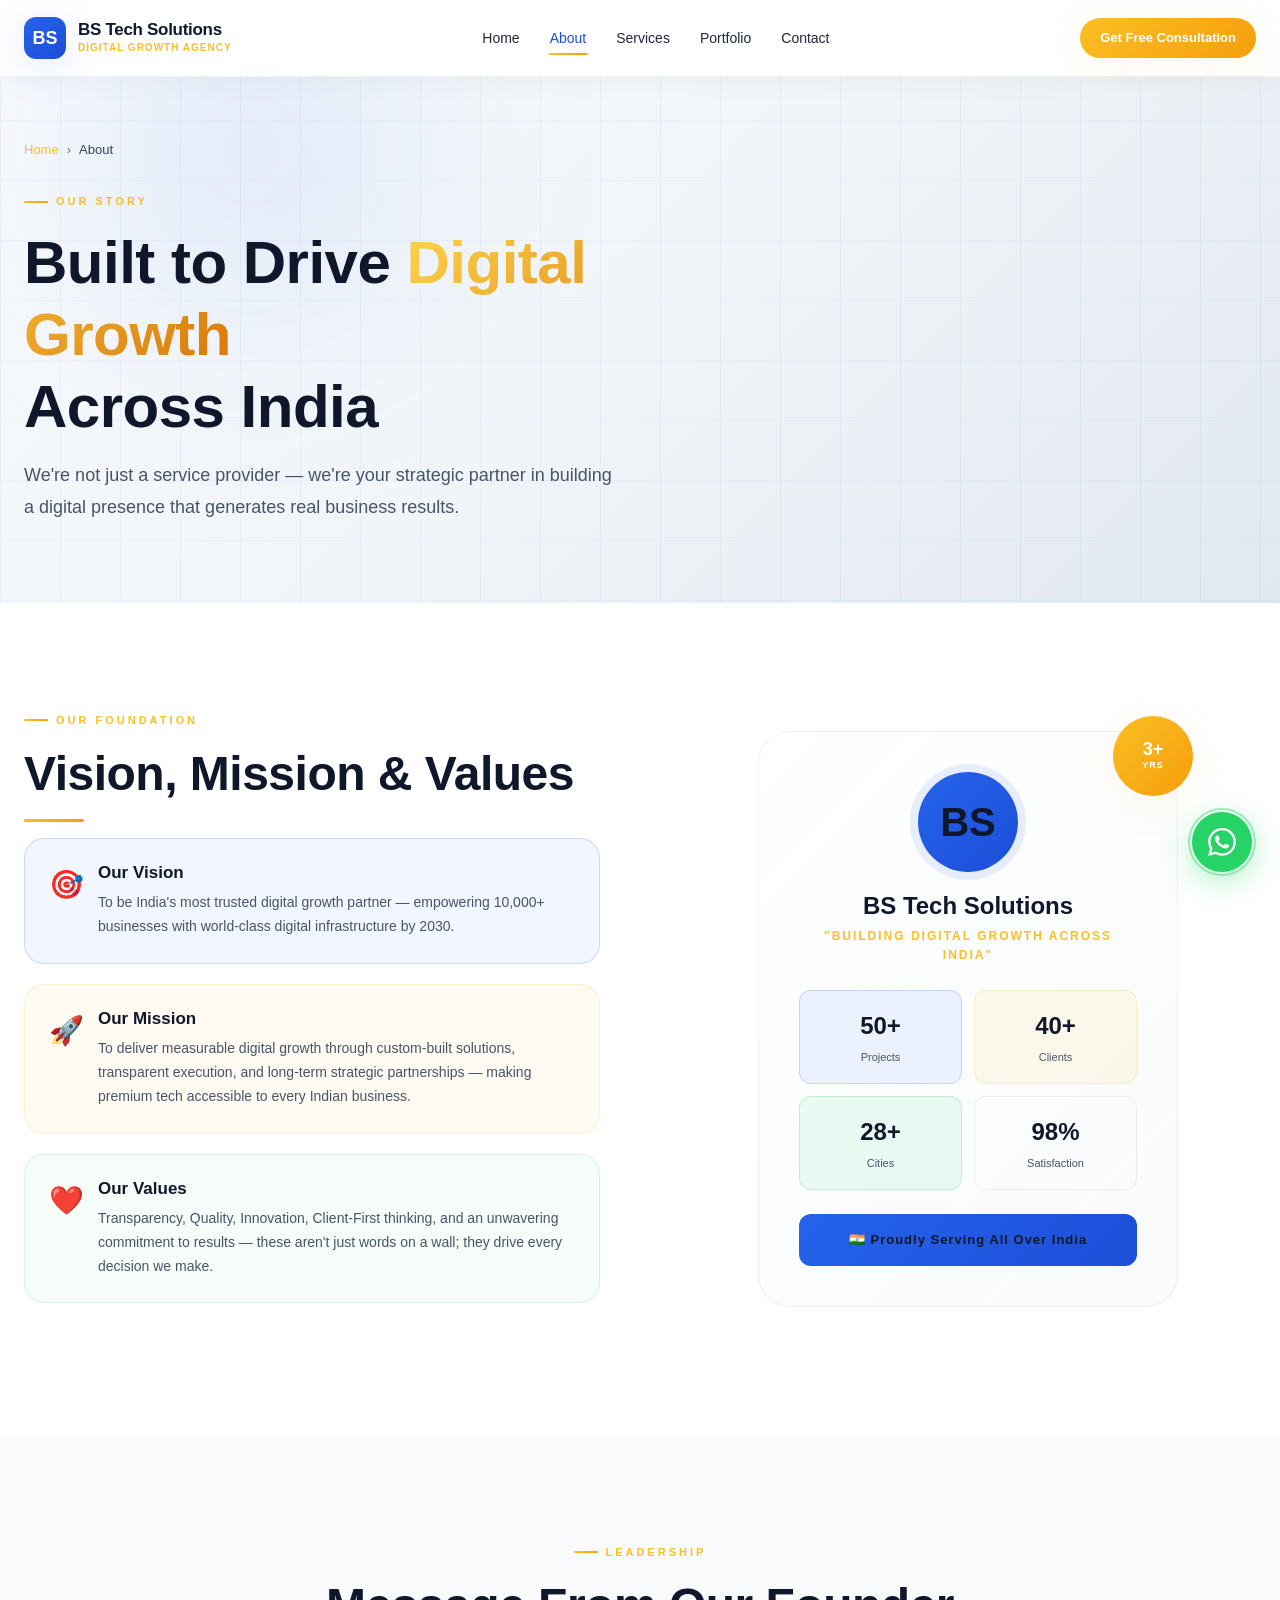
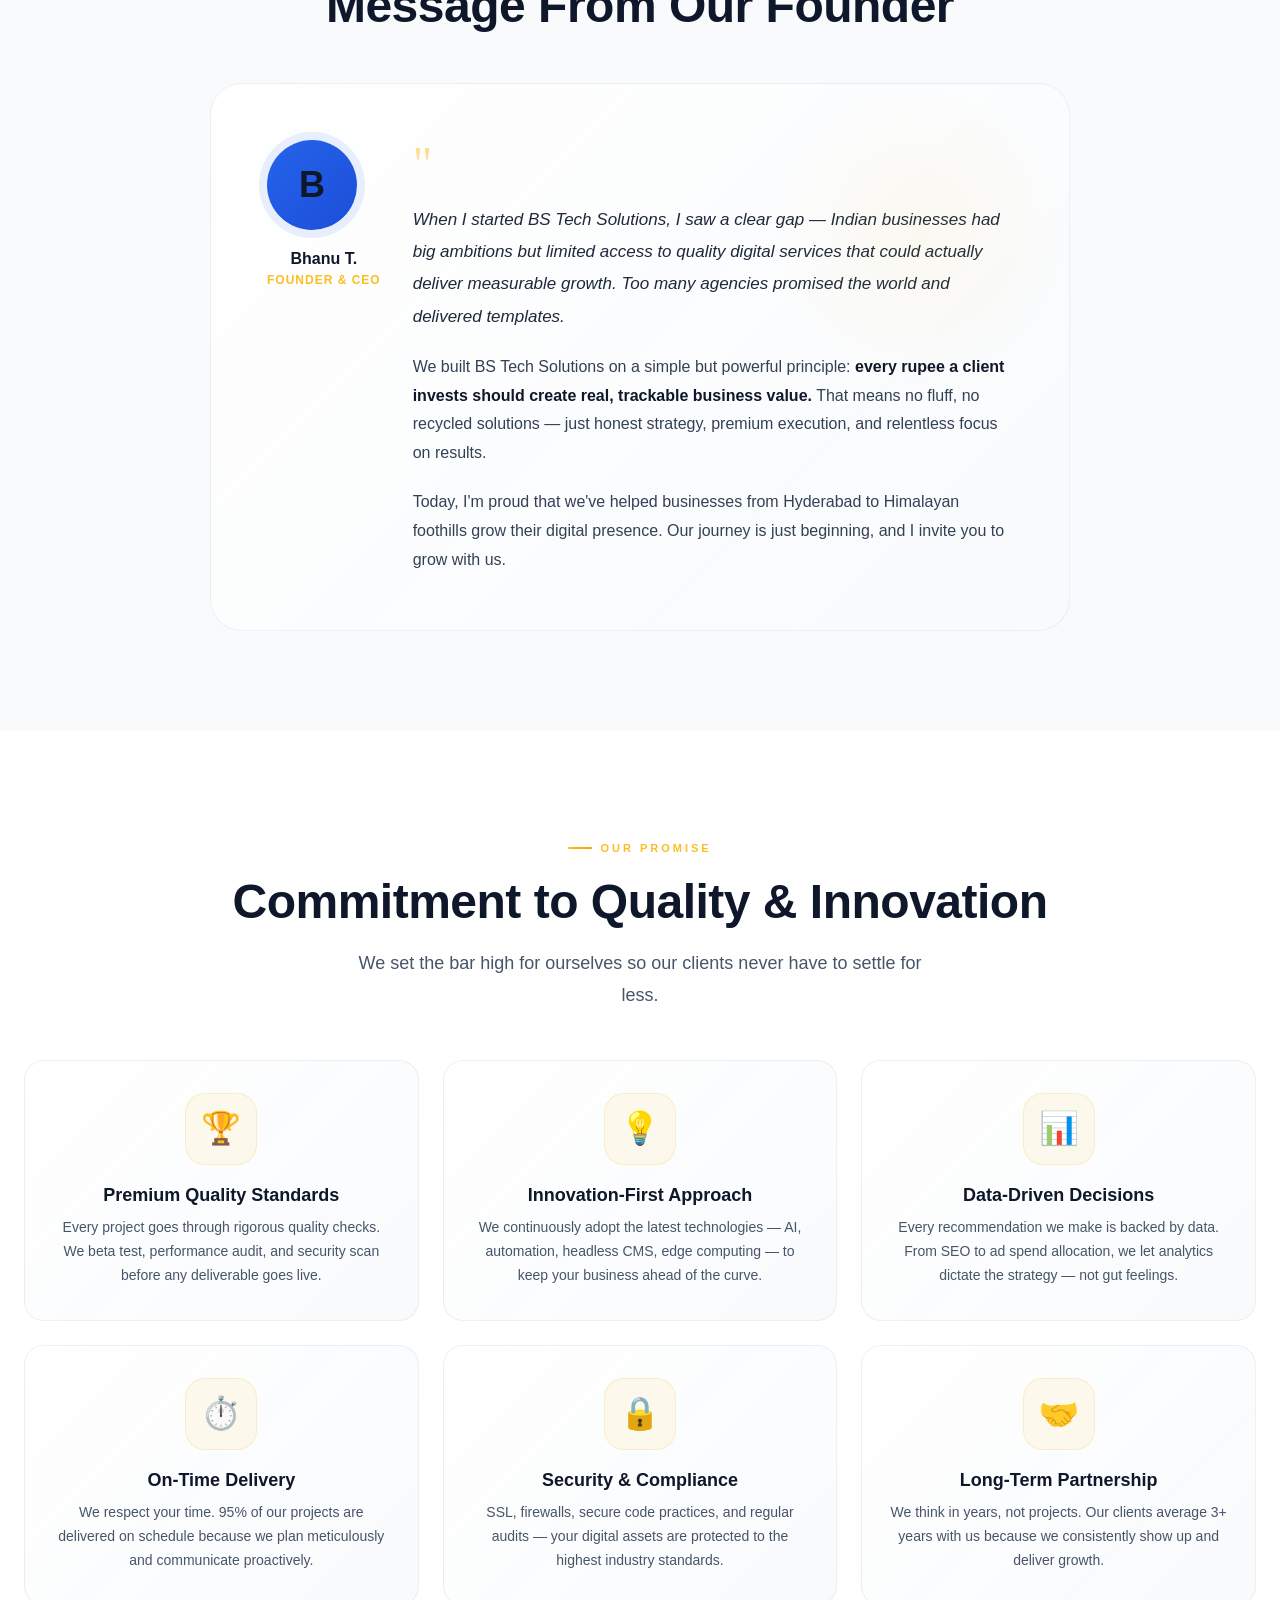
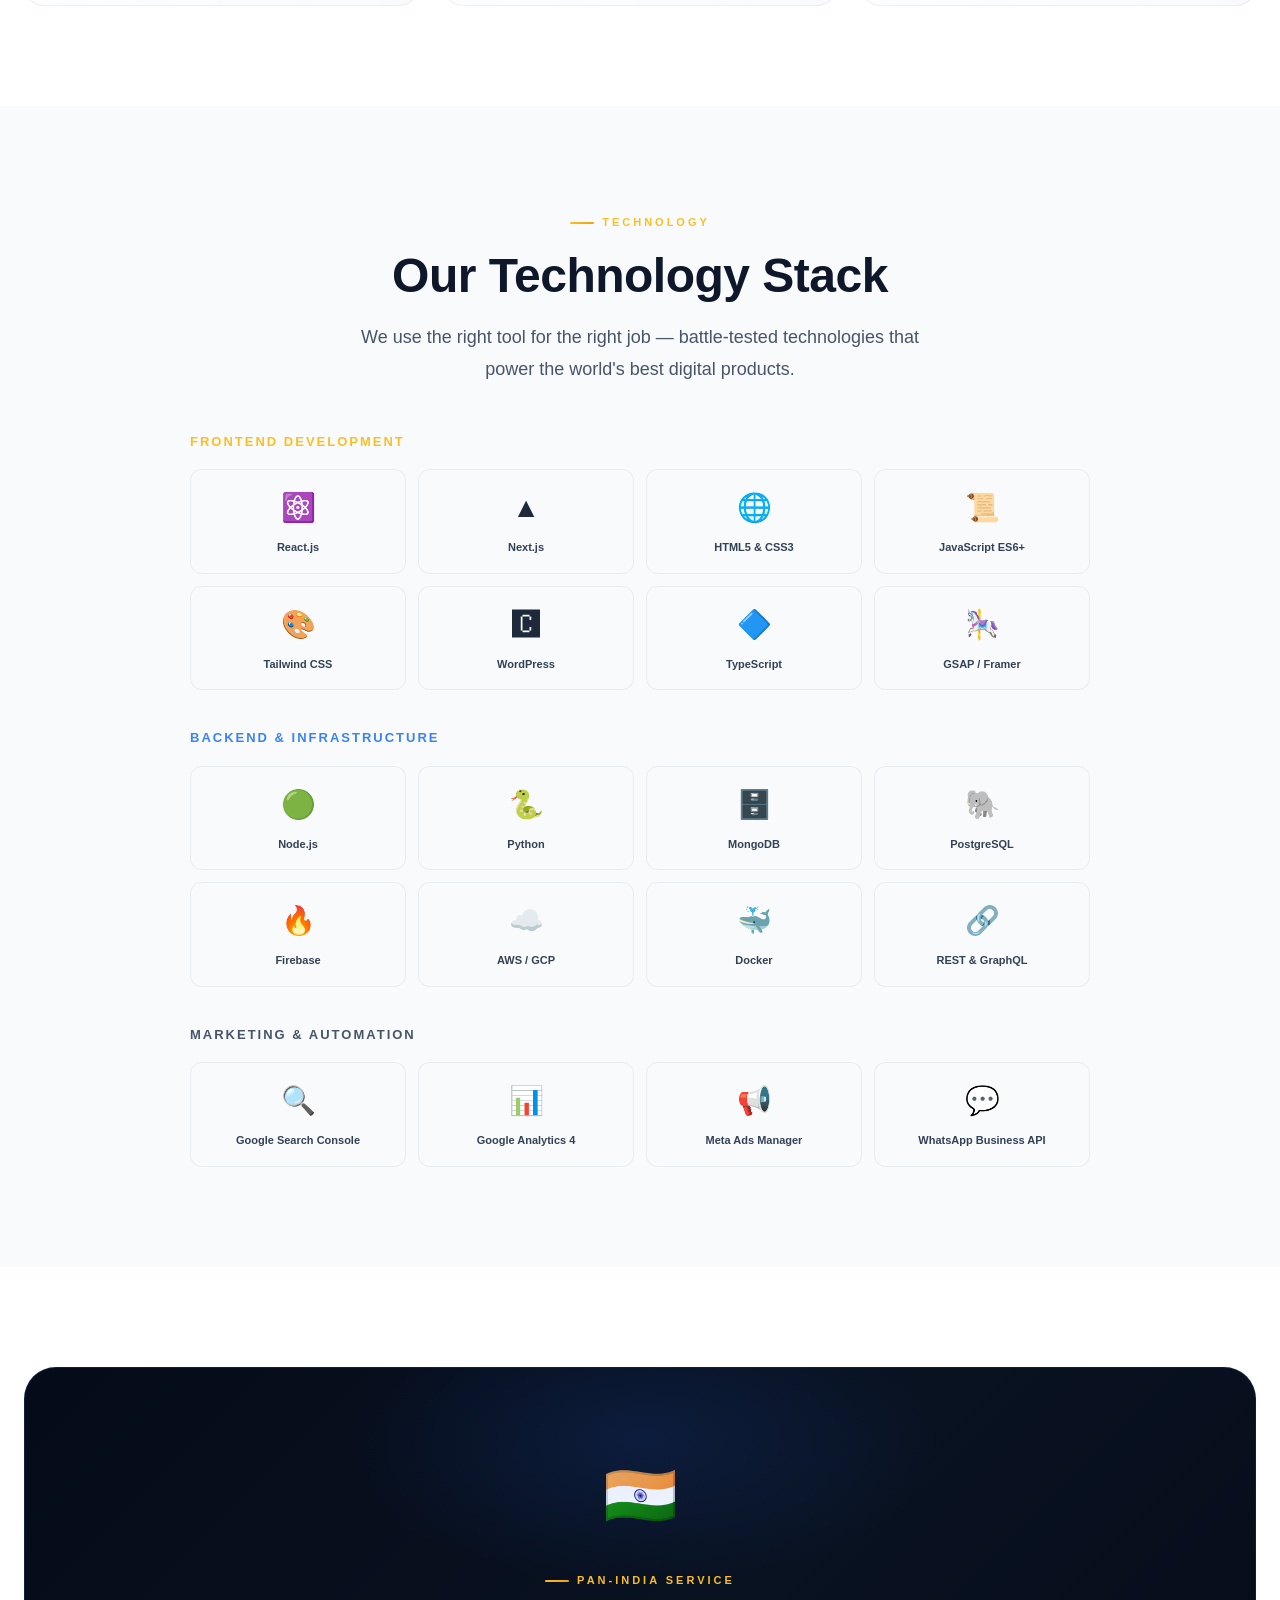
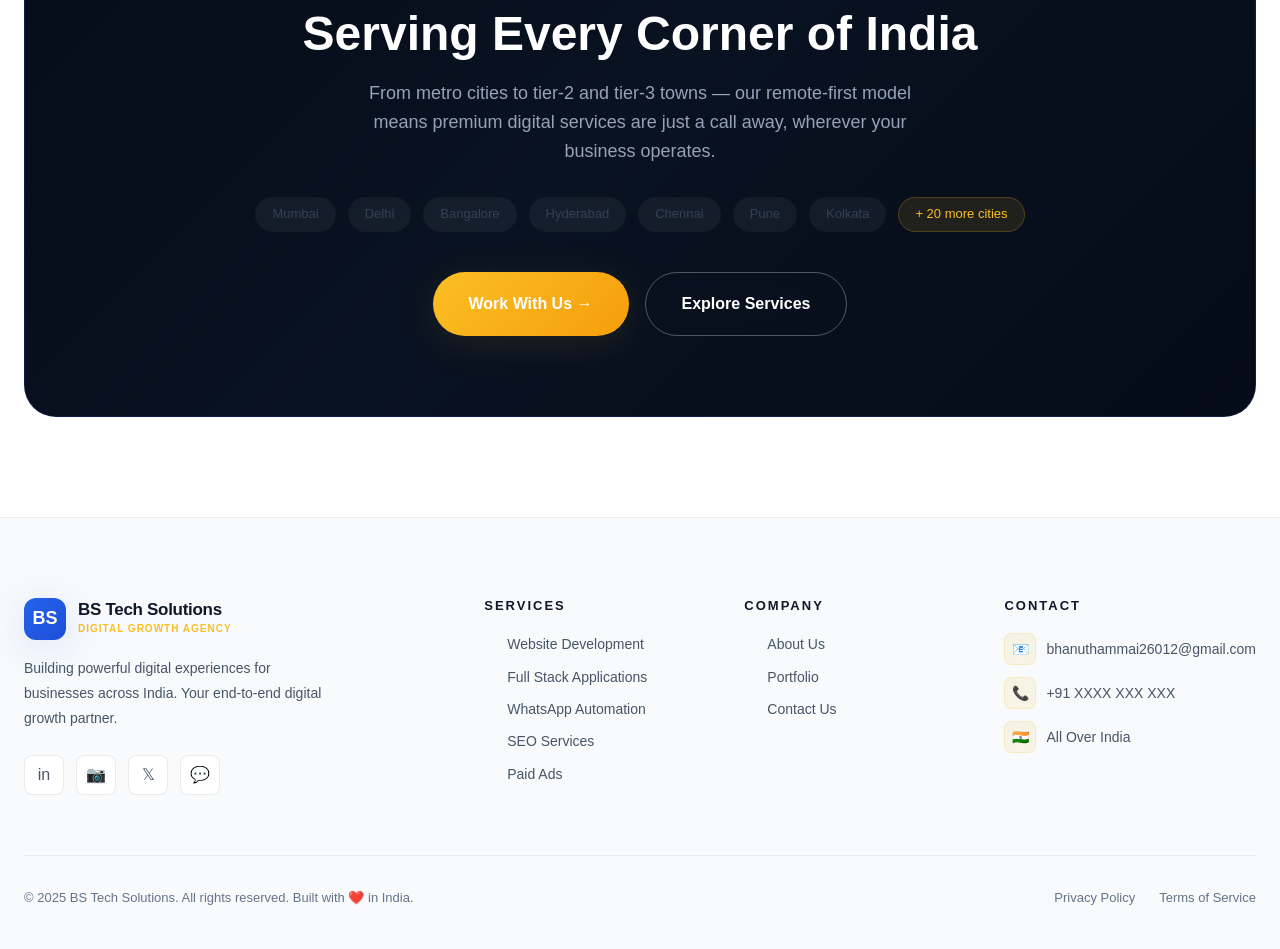
<file: about.html>
<!DOCTYPE html>
<html lang="en">

<head>
    <meta charset="UTF-8">
    <meta name="viewport" content="width=device-width, initial-scale=1.0">
    <title>About Us | BS Tech Solutions — Digital Agency India</title>
    <meta name="description"
        content="Learn about BS Tech Solutions — a premium digital agency committed to building powerful digital experiences for businesses across India. Our vision, mission, and technology stack.">
    <meta name="keywords"
        content="about BS Tech Solutions, digital agency india, web development company, digital marketing team india">
    <link rel="canonical" href="https://bstechsolutions.in/about.html">
    <link rel="stylesheet" href="css/style.css">
</head>

<body>

    <div class="scroll-progress" id="scrollProgress"></div>

    <!-- NAVBAR -->
    <nav class="navbar navbar-scrolled" id="navbar">
        <div class="navbar-inner">
            <a href="index.html" class="logo">
                <div class="logo-icon">BS</div>
                <div class="logo-text">
                    <span class="logo-name">BS Tech Solutions</span>
                    <span class="logo-tagline">Digital Growth Agency</span>
                </div>
            </a>
            <div class="nav-links">
                <a href="index.html" class="nav-link">Home</a>
                <a href="about.html" class="nav-link active">About</a>
                <a href="services.html" class="nav-link">Services</a>
                <a href="portfolio.html" class="nav-link">Portfolio</a>
                <a href="contact.html" class="nav-link">Contact</a>
            </div>
            <div class="nav-cta">
                <a href="contact.html" class="btn btn-gold btn-sm">Get Free Consultation</a>
                <button class="hamburger" id="hamburger" aria-label="Toggle menu">
                    <span></span><span></span><span></span>
                </button>
            </div>
        </div>
    </nav>
    <div class="mobile-menu" id="mobileMenu">
        <a href="index.html" class="nav-link">Home</a>
        <a href="about.html" class="nav-link">About</a>
        <a href="services.html" class="nav-link">Services</a>
        <a href="portfolio.html" class="nav-link">Portfolio</a>
        <a href="contact.html" class="nav-link">Contact</a>
        <a href="contact.html" class="btn btn-gold" style="margin-top:12px;">Get Free Consultation</a>
    </div>

    <!-- PAGE HERO -->
    <section class="page-hero">
        <div class="page-hero-grid"></div>
        <div class="hero-glow"
            style="width:500px;height:400px;background:radial-gradient(circle,rgba(37,99,235,0.15) 0%,transparent 70%);top:-50px;left:0;filter:blur(100px);position:absolute;pointer-events:none;">
        </div>
        <div class="container">
            <div class="page-hero-content">
                <div class="breadcrumb">
                    <a href="index.html">Home</a>
                    <span>›</span>
                    <span style="color:var(--gray-300)">About</span>
                </div>
                <span class="section-label">Our Story</span>
                <h1 class="section-title" style="font-size: clamp(36px,5vw,60px);">
                    Built to Drive <span class="text-gradient-gold">Digital Growth</span><br>Across India
                </h1>
                <p class="section-subtitle">We're not just a service provider — we're your strategic partner in building
                    a digital presence that generates real business results.</p>
            </div>
        </div>
    </section>

    <!-- ─── VISION & MISSION ──────────────────────── -->
    <section class="section bg-dark">
        <div class="container">
            <div class="about-grid">
                <!-- Left: text -->
                <div class="animate-on-scroll">
                    <span class="section-label">Our Foundation</span>
                    <h2 class="section-title">Vision, Mission & Values</h2>
                    <div class="divider"></div>

                    <div style="margin-bottom:32px;">
                        <div
                            style="display:flex; align-items:flex-start; gap:14px; margin-bottom:20px; padding:24px; background:rgba(37,99,235,0.06); border:1px solid var(--border-blue); border-radius:var(--radius-lg);">
                            <span style="font-size:28px; flex-shrink:0;">🎯</span>
                            <div>
                                <h4 style="font-size:17px; font-weight:700; color:var(--white); margin-bottom:8px;">Our
                                    Vision</h4>
                                <p style="font-size:14px; color:var(--gray-400); line-height:1.7;">To be India's most
                                    trusted digital growth partner — empowering 10,000+ businesses with world-class
                                    digital infrastructure by 2030.</p>
                            </div>
                        </div>
                        <div
                            style="display:flex; align-items:flex-start; gap:14px; margin-bottom:20px; padding:24px; background:rgba(251,191,36,0.06); border:1px solid var(--border-gold); border-radius:var(--radius-lg);">
                            <span style="font-size:28px; flex-shrink:0;">🚀</span>
                            <div>
                                <h4 style="font-size:17px; font-weight:700; color:var(--white); margin-bottom:8px;">Our
                                    Mission</h4>
                                <p style="font-size:14px; color:var(--gray-400); line-height:1.7;">To deliver measurable
                                    digital growth through custom-built solutions, transparent execution, and long-term
                                    strategic partnerships — making premium tech accessible to every Indian business.
                                </p>
                            </div>
                        </div>
                        <div
                            style="display:flex; align-items:flex-start; gap:14px; padding:24px; background:rgba(34,197,94,0.04); border:1px solid rgba(34,197,94,0.15); border-radius:var(--radius-lg);">
                            <span style="font-size:28px; flex-shrink:0;">❤️</span>
                            <div>
                                <h4 style="font-size:17px; font-weight:700; color:var(--white); margin-bottom:8px;">Our
                                    Values</h4>
                                <p style="font-size:14px; color:var(--gray-400); line-height:1.7;">Transparency,
                                    Quality, Innovation, Client-First thinking, and an unwavering commitment to results
                                    — these aren't just words on a wall; they drive every decision we make.</p>
                            </div>
                        </div>
                    </div>
                </div>

                <!-- Right: visual -->
                <div class="animate-on-scroll delay-2">
                    <div class="about-visual-card" style="max-width:420px; margin:0 auto;">
                        <div class="about-badge">
                            <div style="font-size:18px;font-weight:900;color:var(--dark-900);line-height:1;">3+</div>
                            <div
                                style="font-size:9px;font-weight:800;color:var(--dark-900);letter-spacing:1px;text-transform:uppercase;">
                                Yrs</div>
                        </div>
                        <div class="about-avatar">BS</div>
                        <h3 style="font-size:24px; font-weight:800; color:var(--white); margin-bottom:6px;">BS Tech
                            Solutions</h3>
                        <p
                            style="font-size:12px; color:var(--gold-400); font-weight:600; letter-spacing:2px; text-transform:uppercase; margin-bottom:24px;">
                            "Building Digital Growth Across India"</p>
                        <div style="display:grid; grid-template-columns:1fr 1fr; gap:12px;">
                            <div
                                style="padding:16px; background:rgba(37,99,235,0.08); border:1px solid var(--border-blue); border-radius:var(--radius-md); text-align:center;">
                                <div style="font-size:24px; font-weight:800; color:var(--white)">50+</div>
                                <div style="font-size:11px; color:var(--gray-400); margin-top:4px;">Projects</div>
                            </div>
                            <div
                                style="padding:16px; background:rgba(251,191,36,0.08); border:1px solid var(--border-gold); border-radius:var(--radius-md); text-align:center;">
                                <div style="font-size:24px; font-weight:800; color:var(--white)">40+</div>
                                <div style="font-size:11px; color:var(--gray-400); margin-top:4px;">Clients</div>
                            </div>
                            <div
                                style="padding:16px; background:rgba(34,197,94,0.08); border:1px solid rgba(34,197,94,0.2); border-radius:var(--radius-md); text-align:center;">
                                <div style="font-size:24px; font-weight:800; color:var(--white)">28+</div>
                                <div style="font-size:11px; color:var(--gray-400); margin-top:4px;">Cities</div>
                            </div>
                            <div
                                style="padding:16px; background:rgba(255,255,255,0.04); border:1px solid var(--border-subtle); border-radius:var(--radius-md); text-align:center;">
                                <div style="font-size:24px; font-weight:800; color:var(--white)">98%</div>
                                <div style="font-size:11px; color:var(--gray-400); margin-top:4px;">Satisfaction</div>
                            </div>
                        </div>
                        <div
                            style="margin-top:24px; padding:16px; background:var(--gradient-blue); border-radius:var(--radius-md); text-align:center;">
                            <div style="font-size:13px; font-weight:700; color:var(--white); letter-spacing:1px;">🇮🇳
                                Proudly Serving All Over India</div>
                        </div>
                    </div>
                </div>
            </div>
        </div>
    </section>

    <!-- ─── FOUNDER MESSAGE ───────────────────────── -->
    <section class="section bg-dark-2">
        <div class="container">
            <div class="section-center mb-12">
                <span class="section-label">Leadership</span>
                <h2 class="section-title">Message From Our Founder</h2>
            </div>
            <div style="max-width:860px; margin:0 auto;">
                <div style="background:var(--gradient-card); border:1px solid var(--border-subtle); border-radius:var(--radius-xl); padding:56px; position:relative; overflow:hidden;"
                    class="animate-on-scroll">
                    <div
                        style="position:absolute; top:0; right:0; width:300px; height:300px; background:radial-gradient(circle,rgba(251,191,36,0.06) 0%,transparent 70%); pointer-events:none;">
                    </div>
                    <div style="display:flex; gap:32px; align-items:flex-start; flex-wrap:wrap;">
                        <div style="flex-shrink:0;">
                            <div
                                style="width:90px; height:90px; background:var(--gradient-blue); border-radius:var(--radius-full); display:flex; align-items:center; justify-content:center; font-size:36px; font-weight:900; color:var(--white); box-shadow:0 0 0 8px rgba(37,99,235,0.1); margin-bottom:16px;">
                                B</div>
                            <div style="text-align:center;">
                                <div style="font-size:16px; font-weight:700; color:var(--white);">Bhanu T.</div>
                                <div
                                    style="font-size:12px; color:var(--gold-400); font-weight:600; letter-spacing:1px; text-transform:uppercase;">
                                    Founder & CEO</div>
                            </div>
                        </div>
                        <div style="flex:1; min-width:280px;">
                            <div
                                style="font-size:48px; color:var(--gold-400); line-height:1; margin-bottom:16px; font-family:Georgia,serif; opacity:0.5;">
                                "</div>
                            <p
                                style="font-size:17px; color:var(--gray-200); line-height:1.9; margin-bottom:20px; font-style:italic;">
                                When I started BS Tech Solutions, I saw a clear gap — Indian businesses had big
                                ambitions but limited access to quality digital services that could actually deliver
                                measurable growth. Too many agencies promised the world and delivered templates.
                            </p>
                            <p style="font-size:16px; color:var(--gray-300); line-height:1.8; margin-bottom:20px;">
                                We built BS Tech Solutions on a simple but powerful principle: <strong
                                    style="color:var(--white);">every rupee a client invests should create real,
                                    trackable business value.</strong> That means no fluff, no recycled solutions — just
                                honest strategy, premium execution, and relentless focus on results.
                            </p>
                            <p style="font-size:16px; color:var(--gray-300); line-height:1.8;">
                                Today, I'm proud that we've helped businesses from Hyderabad to Himalayan foothills grow
                                their digital presence. Our journey is just beginning, and I invite you to grow with us.
                            </p>
                        </div>
                    </div>
                </div>
            </div>
        </div>
    </section>

    <!-- ─── COMMITMENT ─────────────────────────────── -->
    <section class="section bg-dark">
        <div class="container">
            <div class="section-center mb-12">
                <span class="section-label">Our Promise</span>
                <h2 class="section-title">Commitment to Quality & Innovation</h2>
                <p class="section-subtitle">We set the bar high for ourselves so our clients never have to settle for
                    less.</p>
            </div>

            <div class="features-grid">
                <div class="feature-card animate-on-scroll">
                    <div class="feature-icon-wrap">🏆</div>
                    <h3 class="feature-title">Premium Quality Standards</h3>
                    <p class="feature-desc">Every project goes through rigorous quality checks. We beta test,
                        performance audit, and security scan before any deliverable goes live.</p>
                </div>
                <div class="feature-card animate-on-scroll delay-1">
                    <div class="feature-icon-wrap">💡</div>
                    <h3 class="feature-title">Innovation-First Approach</h3>
                    <p class="feature-desc">We continuously adopt the latest technologies — AI, automation, headless
                        CMS, edge computing — to keep your business ahead of the curve.</p>
                </div>
                <div class="feature-card animate-on-scroll delay-2">
                    <div class="feature-icon-wrap">📊</div>
                    <h3 class="feature-title">Data-Driven Decisions</h3>
                    <p class="feature-desc">Every recommendation we make is backed by data. From SEO to ad spend
                        allocation, we let analytics dictate the strategy — not gut feelings.</p>
                </div>
                <div class="feature-card animate-on-scroll delay-3">
                    <div class="feature-icon-wrap">⏱️</div>
                    <h3 class="feature-title">On-Time Delivery</h3>
                    <p class="feature-desc">We respect your time. 95% of our projects are delivered on schedule because
                        we plan meticulously and communicate proactively.</p>
                </div>
                <div class="feature-card animate-on-scroll delay-4">
                    <div class="feature-icon-wrap">🔒</div>
                    <h3 class="feature-title">Security & Compliance</h3>
                    <p class="feature-desc">SSL, firewalls, secure code practices, and regular audits — your digital
                        assets are protected to the highest industry standards.</p>
                </div>
                <div class="feature-card animate-on-scroll delay-5">
                    <div class="feature-icon-wrap">🤝</div>
                    <h3 class="feature-title">Long-Term Partnership</h3>
                    <p class="feature-desc">We think in years, not projects. Our clients average 3+ years with us
                        because we consistently show up and deliver growth.</p>
                </div>
            </div>
        </div>
    </section>

    <!-- ─── TECHNOLOGY STACK ───────────────────────── -->
    <section class="section bg-dark-2">
        <div class="container">
            <div class="section-center mb-12">
                <span class="section-label">Technology</span>
                <h2 class="section-title">Our Technology Stack</h2>
                <p class="section-subtitle">We use the right tool for the right job — battle-tested technologies that
                    power the world's best digital products.</p>
            </div>

            <div style="max-width:900px; margin:0 auto;" class="animate-on-scroll">
                <div style="margin-bottom:40px;">
                    <h4
                        style="font-size:13px; font-weight:700; text-transform:uppercase; letter-spacing:2px; color:var(--gold-400); margin-bottom:20px;">
                        Frontend Development</h4>
                    <div class="tech-stack-grid">
                        <div class="tech-item">
                            <div class="tech-item-icon">⚛️</div>
                            <div class="tech-item-name">React.js</div>
                        </div>
                        <div class="tech-item">
                            <div class="tech-item-icon">▲</div>
                            <div class="tech-item-name">Next.js</div>
                        </div>
                        <div class="tech-item">
                            <div class="tech-item-icon">🌐</div>
                            <div class="tech-item-name">HTML5 & CSS3</div>
                        </div>
                        <div class="tech-item">
                            <div class="tech-item-icon">📜</div>
                            <div class="tech-item-name">JavaScript ES6+</div>
                        </div>
                        <div class="tech-item">
                            <div class="tech-item-icon">🎨</div>
                            <div class="tech-item-name">Tailwind CSS</div>
                        </div>
                        <div class="tech-item">
                            <div class="tech-item-icon">🅲</div>
                            <div class="tech-item-name">WordPress</div>
                        </div>
                        <div class="tech-item">
                            <div class="tech-item-icon">🔷</div>
                            <div class="tech-item-name">TypeScript</div>
                        </div>
                        <div class="tech-item">
                            <div class="tech-item-icon">🎠</div>
                            <div class="tech-item-name">GSAP / Framer</div>
                        </div>
                    </div>
                </div>

                <div style="margin-bottom:40px;">
                    <h4
                        style="font-size:13px; font-weight:700; text-transform:uppercase; letter-spacing:2px; color:var(--blue-400); margin-bottom:20px;">
                        Backend & Infrastructure</h4>
                    <div class="tech-stack-grid">
                        <div class="tech-item">
                            <div class="tech-item-icon">🟢</div>
                            <div class="tech-item-name">Node.js</div>
                        </div>
                        <div class="tech-item">
                            <div class="tech-item-icon">🐍</div>
                            <div class="tech-item-name">Python</div>
                        </div>
                        <div class="tech-item">
                            <div class="tech-item-icon">🗄️</div>
                            <div class="tech-item-name">MongoDB</div>
                        </div>
                        <div class="tech-item">
                            <div class="tech-item-icon">🐘</div>
                            <div class="tech-item-name">PostgreSQL</div>
                        </div>
                        <div class="tech-item">
                            <div class="tech-item-icon">🔥</div>
                            <div class="tech-item-name">Firebase</div>
                        </div>
                        <div class="tech-item">
                            <div class="tech-item-icon">☁️</div>
                            <div class="tech-item-name">AWS / GCP</div>
                        </div>
                        <div class="tech-item">
                            <div class="tech-item-icon">🐳</div>
                            <div class="tech-item-name">Docker</div>
                        </div>
                        <div class="tech-item">
                            <div class="tech-item-icon">🔗</div>
                            <div class="tech-item-name">REST & GraphQL</div>
                        </div>
                    </div>
                </div>

                <div>
                    <h4
                        style="font-size:13px; font-weight:700; text-transform:uppercase; letter-spacing:2px; color:var(--gray-400); margin-bottom:20px;">
                        Marketing & Automation</h4>
                    <div class="tech-stack-grid">
                        <div class="tech-item">
                            <div class="tech-item-icon">🔍</div>
                            <div class="tech-item-name">Google Search Console</div>
                        </div>
                        <div class="tech-item">
                            <div class="tech-item-icon">📊</div>
                            <div class="tech-item-name">Google Analytics 4</div>
                        </div>
                        <div class="tech-item">
                            <div class="tech-item-icon">📢</div>
                            <div class="tech-item-name">Meta Ads Manager</div>
                        </div>
                        <div class="tech-item">
                            <div class="tech-item-icon">💬</div>
                            <div class="tech-item-name">WhatsApp Business API</div>
                        </div>
                    </div>
                </div>
            </div>
        </div>
    </section>

    <!-- ─── PAN INDIA PROMISE ──────────────────────── -->
    <section class="section bg-dark">
        <div class="container">
            <div class="cta-banner animate-on-scroll"
                style="background:linear-gradient(135deg,#050B18 0%,#091221 50%,#050B18 100%);">
                <div style="font-size:60px; margin-bottom:20px;">🇮🇳</div>
                <span class="section-label" style="justify-content:center;">Pan-India Service</span>
                <h2 class="cta-title">Serving Every Corner of India</h2>
                <p class="cta-sub" style="max-width:600px; margin:0 auto 32px;">From metro cities to tier-2 and tier-3
                    towns — our remote-first model means premium digital services are just a call away, wherever your
                    business operates.</p>
                <div style="display:flex; flex-wrap:wrap; justify-content:center; gap:12px; margin-bottom:40px;">
                    <span
                        style="padding:6px 16px; background:rgba(255,255,255,0.05); border:1px solid var(--border-subtle); border-radius:var(--radius-full); font-size:13px; color:var(--gray-300);">Mumbai</span>
                    <span
                        style="padding:6px 16px; background:rgba(255,255,255,0.05); border:1px solid var(--border-subtle); border-radius:var(--radius-full); font-size:13px; color:var(--gray-300);">Delhi</span>
                    <span
                        style="padding:6px 16px; background:rgba(255,255,255,0.05); border:1px solid var(--border-subtle); border-radius:var(--radius-full); font-size:13px; color:var(--gray-300);">Bangalore</span>
                    <span
                        style="padding:6px 16px; background:rgba(255,255,255,0.05); border:1px solid var(--border-subtle); border-radius:var(--radius-full); font-size:13px; color:var(--gray-300);">Hyderabad</span>
                    <span
                        style="padding:6px 16px; background:rgba(255,255,255,0.05); border:1px solid var(--border-subtle); border-radius:var(--radius-full); font-size:13px; color:var(--gray-300);">Chennai</span>
                    <span
                        style="padding:6px 16px; background:rgba(255,255,255,0.05); border:1px solid var(--border-subtle); border-radius:var(--radius-full); font-size:13px; color:var(--gray-300);">Pune</span>
                    <span
                        style="padding:6px 16px; background:rgba(255,255,255,0.05); border:1px solid var(--border-subtle); border-radius:var(--radius-full); font-size:13px; color:var(--gray-300);">Kolkata</span>
                    <span
                        style="padding:6px 16px; background:rgba(251,191,36,0.1); border:1px solid var(--border-gold); border-radius:var(--radius-full); font-size:13px; color:var(--gold-400);">+
                        20 more cities</span>
                </div>
                <div class="cta-buttons">
                    <a href="contact.html" class="btn btn-gold btn-lg">Work With Us →</a>
                    <a href="services.html" class="btn btn-outline btn-lg">Explore Services</a>
                </div>
            </div>
        </div>
    </section>

    <!-- FOOTER -->
    <footer class="footer">
        <div class="container">
            <div class="footer-grid">
                <div class="footer-about">
                    <a href="index.html" class="logo" style="display:inline-flex;margin-bottom:0;">
                        <div class="logo-icon">BS</div>
                        <div class="logo-text">
                            <span class="logo-name">BS Tech Solutions</span>
                            <span class="logo-tagline">Digital Growth Agency</span>
                        </div>
                    </a>
                    <p>Building powerful digital experiences for businesses across India. Your end-to-end digital growth
                        partner.</p>
                    <div class="footer-socials">
                        <a class="social-link" href="#" aria-label="LinkedIn">in</a>
                        <a class="social-link" href="#" aria-label="Instagram">📷</a>
                        <a class="social-link" href="#" aria-label="Twitter">𝕏</a>
                        <a class="social-link" href="#" aria-label="WhatsApp">💬</a>
                    </div>
                </div>
                <div class="footer-col">
                    <h4>Services</h4>
                    <div class="footer-links">
                        <a href="services.html" class="footer-link">Website Development</a>
                        <a href="services.html" class="footer-link">Full Stack Applications</a>
                        <a href="services.html" class="footer-link">WhatsApp Automation</a>
                        <a href="services.html" class="footer-link">SEO Services</a>
                        <a href="services.html" class="footer-link">Paid Ads</a>
                    </div>
                </div>
                <div class="footer-col">
                    <h4>Company</h4>
                    <div class="footer-links">
                        <a href="about.html" class="footer-link">About Us</a>
                        <a href="portfolio.html" class="footer-link">Portfolio</a>
                        <a href="contact.html" class="footer-link">Contact Us</a>
                    </div>
                </div>
                <div class="footer-col">
                    <h4>Contact</h4>
                    <div class="footer-contact-item">
                        <div class="footer-contact-icon">📧</div><span>bhanuthammai26012@gmail.com</span>
                    </div>
                    <div class="footer-contact-item">
                        <div class="footer-contact-icon">📞</div><span>+91 XXXX XXX XXX</span>
                    </div>
                    <div class="footer-contact-item">
                        <div class="footer-contact-icon">🇮🇳</div><span>All Over India</span>
                    </div>
                </div>
            </div>
            <div class="footer-bottom">
                <p>© 2025 BS Tech Solutions. All rights reserved. Built with ❤️ in India.</p>
                <div class="footer-bottom-links">
                    <a href="#">Privacy Policy</a>
                    <a href="#">Terms of Service</a>
                </div>
            </div>
        </div>
    </footer>

    <a class="whatsapp-float"
        href="https://wa.me/91XXXXXXXXXX?text=Hi%20BS%20Tech%20Solutions%2C%20I%20want%20to%20discuss%20my%20project"
        target="_blank" aria-label="Chat on WhatsApp">
        <div class="wa-pulse"></div>
        <svg viewBox="0 0 24 24">
            <path
                d="M17.472 14.382c-.297-.149-1.758-.867-2.03-.967-.273-.099-.471-.148-.67.15-.197.297-.767.966-.94 1.164-.173.199-.347.223-.644.075-.297-.15-1.255-.463-2.39-1.475-.883-.788-1.48-1.761-1.653-2.059-.173-.297-.018-.458.13-.606.134-.133.298-.347.446-.52.149-.174.198-.298.298-.497.099-.198.05-.371-.025-.52-.075-.149-.669-1.612-.916-2.207-.242-.579-.487-.5-.669-.51-.173-.008-.371-.01-.57-.01-.198 0-.52.074-.792.372-.272.297-1.04 1.016-1.04 2.479 0 1.462 1.065 2.875 1.213 3.074.149.198 2.096 3.2 5.077 4.487.709.306 1.262.489 1.694.625.712.227 1.36.195 1.871.118.571-.085 1.758-.719 2.006-1.413.248-.694.248-1.289.173-1.413-.074-.124-.272-.198-.57-.347m-5.421 7.403h-.004a9.87 9.87 0 01-5.031-1.378l-.361-.214-3.741.982.998-3.648-.235-.374a9.86 9.86 0 01-1.51-5.26c.001-5.45 4.436-9.884 9.888-9.884 2.64 0 5.122 1.03 6.988 2.898a9.825 9.825 0 012.893 6.994c-.003 5.45-4.437 9.884-9.885 9.884m8.413-18.297A11.815 11.815 0 0012.05 0C5.495 0 .16 5.335.157 11.892c0 2.096.547 4.142 1.588 5.945L.057 24l6.305-1.654a11.882 11.882 0 005.683 1.448h.005c6.554 0 11.89-5.335 11.893-11.893a11.821 11.821 0 00-3.48-8.413z" />
        </svg>
    </a>
    <a class="mobile-call-btn" href="tel:+91XXXXXXXXXX">📞 Call Now</a>

    <script>
        const navbar = document.getElementById('navbar');
        const scrollProgress = document.getElementById('scrollProgress');
        window.addEventListener('scroll', () => {
            const p = (window.scrollY / (document.documentElement.scrollHeight - window.innerHeight)) * 100;
            scrollProgress.style.width = p + '%';
        });
        const hamburger = document.getElementById('hamburger');
        const mobileMenu = document.getElementById('mobileMenu');
        hamburger.addEventListener('click', () => {
            mobileMenu.classList.toggle('open');
            const spans = hamburger.querySelectorAll('span');
            const open = mobileMenu.classList.contains('open');
            spans[0].style.transform = open ? 'translateY(7px) rotate(45deg)' : '';
            spans[1].style.opacity = open ? '0' : '';
            spans[2].style.transform = open ? 'translateY(-7px) rotate(-45deg)' : '';
        });
        const observer = new IntersectionObserver((entries) => {
            entries.forEach(e => { if (e.isIntersecting) e.target.classList.add('in-view'); });
        }, { threshold: 0.12, rootMargin: '0px 0px -50px 0px' });
        document.querySelectorAll('.animate-on-scroll').forEach(el => observer.observe(el));
    </script>
</body>

</html>
</file>
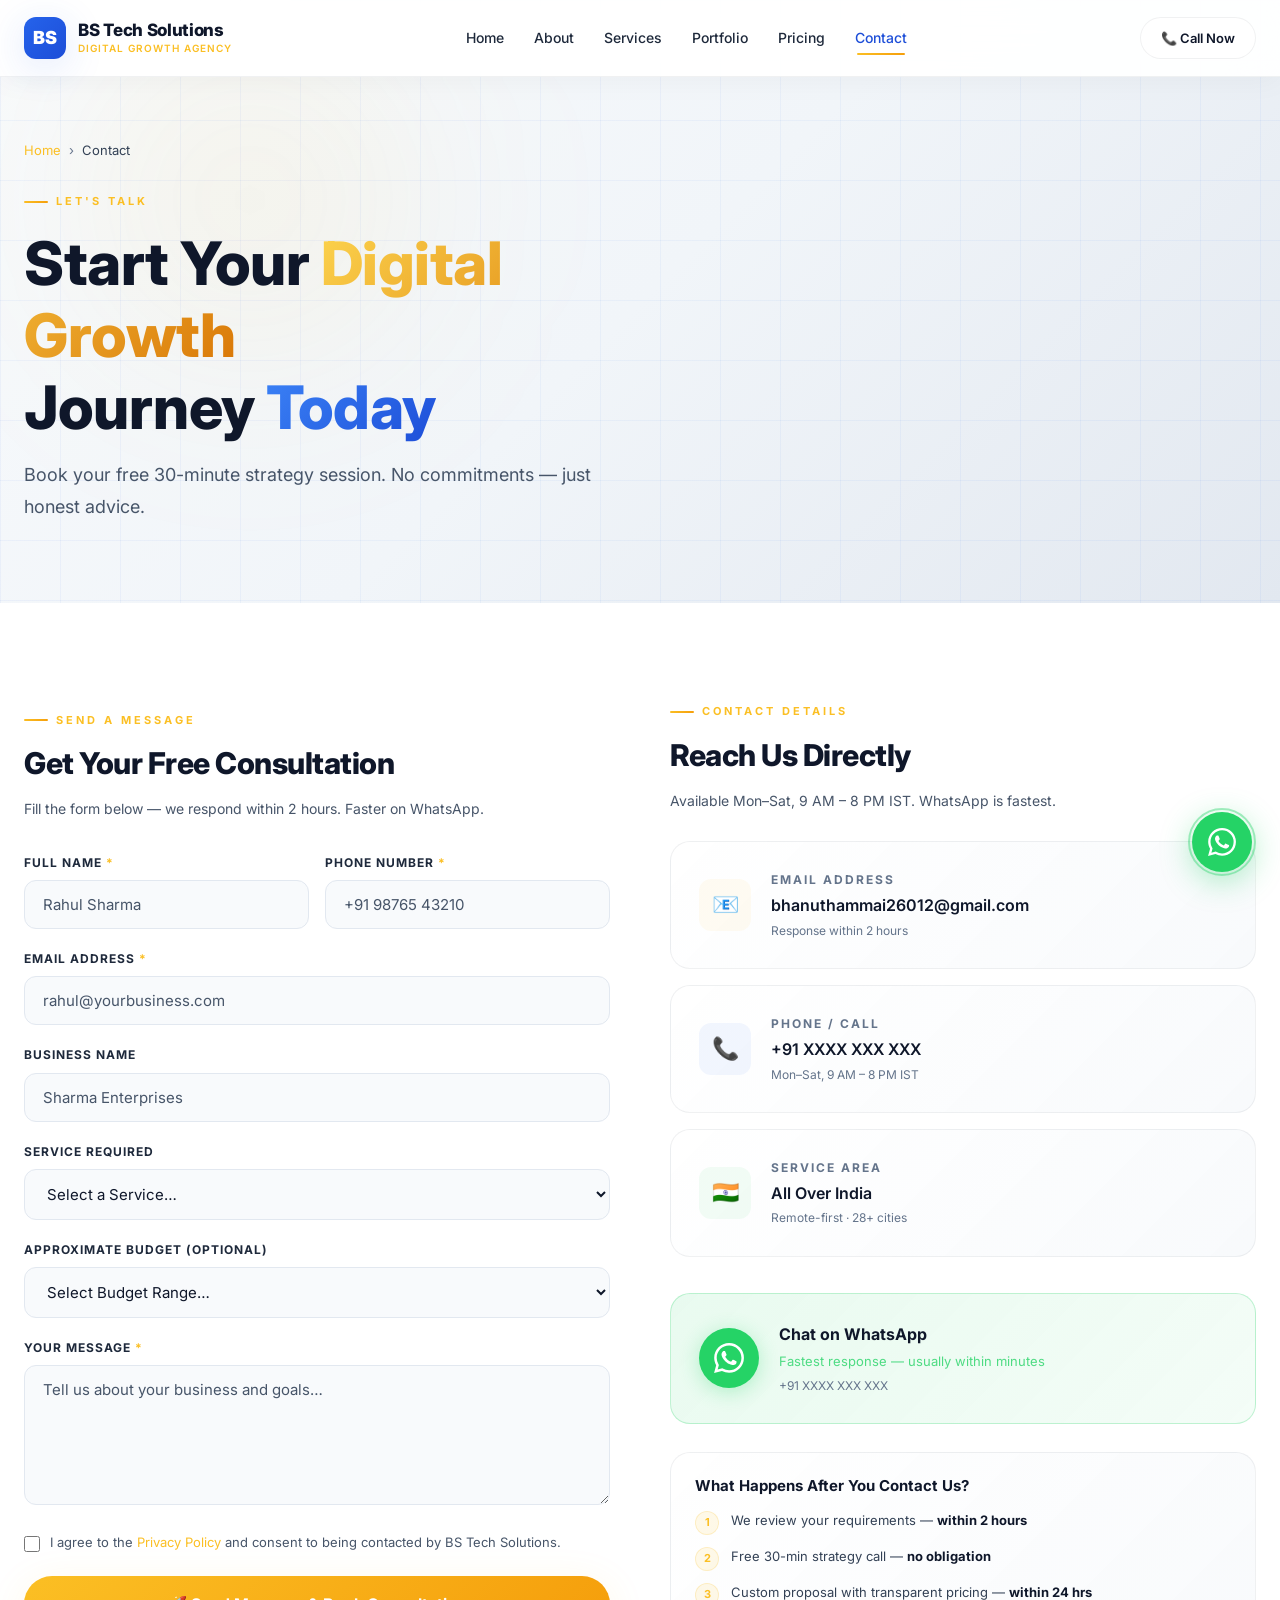
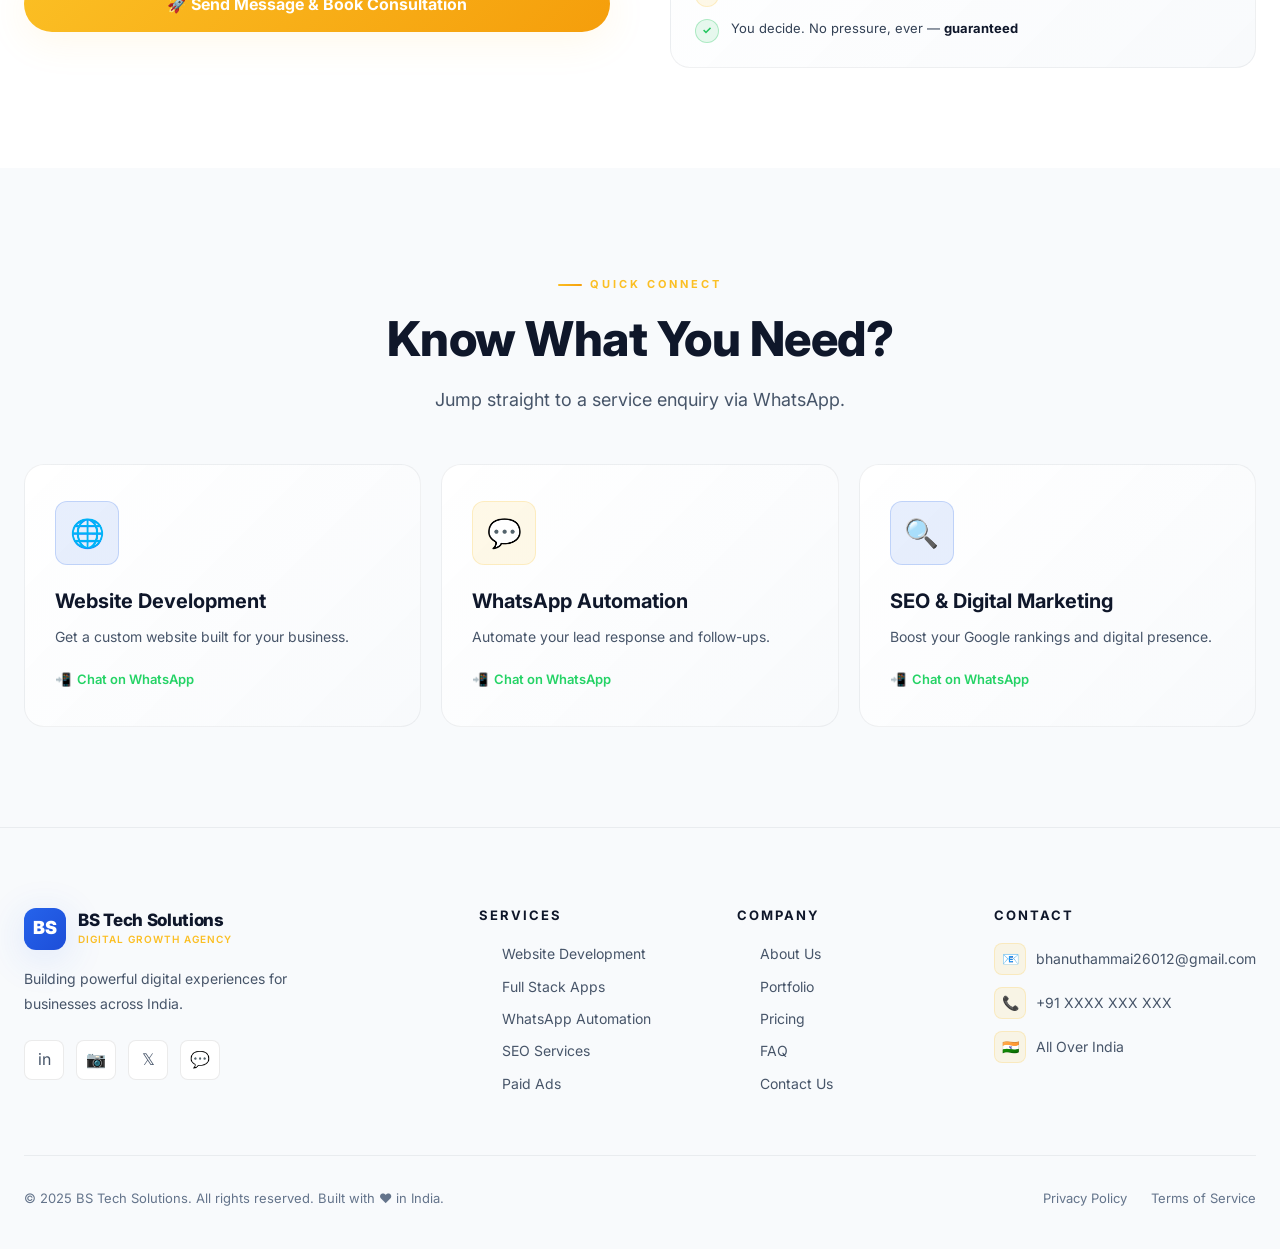
<file: contact.html>
<!DOCTYPE html>
<html lang="en">
<head>
    <meta charset="UTF-8">
    <meta name="viewport" content="width=device-width, initial-scale=1.0">
    <title>Contact Us | BS Tech Solutions — Get Free Consultation India</title>
    <meta name="description" content="Contact BS Tech Solutions for web development, SEO, digital marketing, and WhatsApp automation services across India.">
    <link rel="canonical" href="https://bstechsolutions.in/contact.html">
    <link rel="preconnect" href="https://fonts.googleapis.com">
    <link rel="preconnect" href="https://fonts.gstatic.com" crossorigin>
    <link rel="stylesheet" href="https://fonts.googleapis.com/css2?family=Inter:wght@300;400;500;600;700;800;900&family=Playfair+Display:wght@700;800&display=swap&display=swap">
    <link rel="stylesheet" href="css/style.css">
    <style>
        .wa-cta-card{background:linear-gradient(135deg,rgba(37,211,102,.1) 0%,rgba(37,211,102,.05) 100%);border:1px solid rgba(37,211,102,.25);border-radius:var(--radius-lg);padding:28px;display:flex;align-items:center;gap:20px;margin-top:20px;transition:var(--transition);text-decoration:none}
        .wa-cta-card:hover{transform:translateY(-2px);border-color:rgba(37,211,102,.5);box-shadow:0 8px 32px rgba(37,211,102,.15)}
        .wa-icon{width:60px;height:60px;background:#25D366;border-radius:var(--radius-full);display:flex;align-items:center;justify-content:center;flex-shrink:0;box-shadow:0 4px 20px rgba(37,211,102,.3)}
        .wa-icon svg{width:30px;height:30px;fill:white}
        .form-group input.err,.form-group select.err,.form-group textarea.err{border-color:#EF4444;box-shadow:0 0 0 3px rgba(239,68,68,.1)}
        .ferr{display:none;font-size:12px;color:#EF4444;margin-top:5px;font-weight:500}
        .ferr.show{display:block}
        #submitBtn:disabled{opacity:.7;cursor:not-allowed;transform:none!important}
        .success-banner{display:none;padding:22px 28px;background:rgba(34,197,94,.1);border:1px solid rgba(34,197,94,.35);border-radius:var(--radius-lg);margin-top:20px;animation:fbUp .4s ease forwards}
        .success-banner.show{display:flex;align-items:flex-start;gap:14px}
        .sb-icon{font-size:28px;flex-shrink:0;margin-top:2px}
        .sb-title{font-size:16px;font-weight:700;color:#22C55E;margin-bottom:4px}
        .sb-sub{font-size:13px;color:var(--gray-400);line-height:1.6}
        .steps-card{margin-top:28px;padding:24px;background:var(--gradient-card);border:1px solid var(--border-subtle);border-radius:var(--radius-lg)}
        .steps-card h4{font-size:15px;font-weight:700;color:var(--white);margin-bottom:16px}
        .step-row{display:flex;align-items:flex-start;gap:12px;margin-bottom:12px}
        .step-row:last-child{margin-bottom:0}
        .snum{width:24px;height:24px;border-radius:50%;flex-shrink:0;display:flex;align-items:center;justify-content:center;font-size:11px;font-weight:700}
        .snum.g{background:rgba(251,191,36,.1);border:1px solid var(--border-gold);color:var(--gold-400)}
        .snum.gr{background:rgba(34,197,94,.1);border:1px solid rgba(34,197,94,.3);color:#22C55E}
        .stext{font-size:13px;color:var(--gray-300);line-height:1.5}
        .qc-grid{display:grid;grid-template-columns:repeat(3,1fr);gap:20px}
        @media(max-width:768px){.qc-grid{grid-template-columns:1fr}.contact-grid{gap:40px}.mobile-call-btn{bottom:100px!important}}
        @keyframes fbUp{from{opacity:0;transform:translateY(12px)}to{opacity:1;transform:translateY(0)}}
    </style>
</head>
<body>
<div class="scroll-progress" id="scrollProgress"></div>
<nav class="navbar navbar-scrolled" id="navbar">
    <div class="navbar-inner">
        <a href="index.html" class="logo"><div class="logo-icon">BS</div><div class="logo-text"><span class="logo-name">BS Tech Solutions</span><span class="logo-tagline">Digital Growth Agency</span></div></a>
        <div class="nav-links">
            <a href="index.html" class="nav-link">Home</a>
            <a href="about.html" class="nav-link">About</a>
            <a href="services.html" class="nav-link">Services</a>
            <a href="portfolio.html" class="nav-link">Portfolio</a>
            <a href="pricing.html" class="nav-link">Pricing</a>
            <a href="contact.html" class="nav-link active">Contact</a>
        </div>
        <div class="nav-cta">
            <a href="tel:+91XXXXXXXXXX" class="btn btn-ghost btn-sm">📞 Call Now</a>
            <button class="hamburger" id="hamburger" aria-label="Toggle menu"><span></span><span></span><span></span></button>
        </div>
    </div>
</nav>
<div class="mobile-menu" id="mobileMenu">
    <a href="index.html" class="nav-link">Home</a><a href="about.html" class="nav-link">About</a>
    <a href="services.html" class="nav-link">Services</a><a href="portfolio.html" class="nav-link">Portfolio</a>
    <a href="pricing.html" class="nav-link">Pricing</a><a href="contact.html" class="nav-link">Contact</a>
    <a href="tel:+91XXXXXXXXXX" class="btn btn-gold" style="margin-top:12px;">📞 Call Now</a>
</div>

<section class="page-hero">
    <div class="page-hero-grid"></div>
    <div class="hero-glow" style="width:500px;height:400px;background:radial-gradient(circle,rgba(251,191,36,.12) 0%,transparent 70%);top:0;left:0;filter:blur(100px);position:absolute;pointer-events:none;"></div>
    <div class="container">
        <div class="page-hero-content">
            <div class="breadcrumb"><a href="index.html">Home</a><span>›</span><span style="color:var(--gray-300)">Contact</span></div>
            <span class="section-label">Let's Talk</span>
            <h1 class="section-title" style="font-size:clamp(36px,5vw,60px);">Start Your <span class="text-gradient-gold">Digital Growth</span><br>Journey <span class="text-gradient-blue">Today</span></h1>
            <p class="section-subtitle">Book your free 30-minute strategy session. No commitments — just honest advice.</p>
        </div>
    </div>
</section>

<section class="section bg-dark">
    <div class="container">
        <div class="contact-grid">
            <!-- LEFT FORM -->
            <div class="animate-on-scroll">
                <span class="section-label">Send a Message</span>
                <h2 class="section-title" style="font-size:30px;">Get Your Free Consultation</h2>
                <p style="color:var(--gray-400);line-height:1.7;margin-bottom:32px;font-size:14px;">Fill the form below — we respond within 2 hours. Faster on WhatsApp.</p>
                <form id="contactForm" novalidate>
                    <div class="form-row">
                        <div class="form-group">
                            <label for="c_name">Full Name <span style="color:var(--gold-400)">*</span></label>
                            <input type="text" id="c_name" placeholder="Rahul Sharma" autocomplete="name">
                            <span class="ferr" id="err_name">Please enter your full name.</span>
                        </div>
                        <div class="form-group">
                            <label for="c_phone">Phone Number <span style="color:var(--gold-400)">*</span></label>
                            <input type="tel" id="c_phone" placeholder="+91 98765 43210" autocomplete="tel">
                            <span class="ferr" id="err_phone">Enter a valid 10-digit Indian number.</span>
                        </div>
                    </div>
                    <div class="form-group">
                        <label for="c_email">Email Address <span style="color:var(--gold-400)">*</span></label>
                        <input type="email" id="c_email" placeholder="rahul@yourbusiness.com" autocomplete="email">
                        <span class="ferr" id="err_email">Please enter a valid email address.</span>
                    </div>
                    <div class="form-group">
                        <label for="c_business">Business Name</label>
                        <input type="text" id="c_business" placeholder="Sharma Enterprises" autocomplete="organization">
                    </div>
                    <div class="form-group">
                        <label for="c_service">Service Required</label>
                        <select id="c_service">
                            <option value="">Select a Service…</option>
                            <option>Website Design &amp; Development</option>
                            <option>Full Stack Web Application</option>
                            <option>Website Maintenance &amp; Support</option>
                            <option>WhatsApp &amp; Business Automation</option>
                            <option>SEO &amp; Google Ranking</option>
                            <option>Paid Ads (Google / Meta)</option>
                            <option>Full Digital Marketing Strategy</option>
                            <option>Multiple Services</option>
                            <option>Not Sure — Need Consultation</option>
                        </select>
                    </div>
                    <div class="form-group">
                        <label for="c_budget">Approximate Budget (Optional)</label>
                        <select id="c_budget">
                            <option value="">Select Budget Range…</option>
                            <option>Below ₹10,000</option>
                            <option>₹10,000 – ₹25,000</option>
                            <option>₹25,000 – ₹50,000</option>
                            <option>₹50,000 – ₹1,00,000</option>
                            <option>Above ₹1,00,000</option>
                        </select>
                    </div>
                    <div class="form-group">
                        <label for="c_message">Your Message <span style="color:var(--gold-400)">*</span></label>
                        <textarea id="c_message" placeholder="Tell us about your business and goals…"></textarea>
                        <span class="ferr" id="err_message">Please write at least 10 characters.</span>
                    </div>
                    <div style="display:flex;align-items:flex-start;gap:10px;margin-bottom:8px;">
                        <input type="checkbox" id="c_privacy" style="width:16px;height:16px;flex-shrink:0;margin-top:3px;accent-color:var(--blue-500);cursor:pointer;">
                        <label for="c_privacy" style="font-size:13px;color:var(--gray-400);cursor:pointer;line-height:1.5;">I agree to the <a href="privacy.html" style="color:var(--gold-400);">Privacy Policy</a> and consent to being contacted by BS Tech Solutions.</label>
                    </div>
                    <span class="ferr" id="err_privacy" style="margin-bottom:16px;">Please accept the Privacy Policy to continue.</span>
                    <button type="button" onclick="submitContact()" class="btn btn-gold btn-lg" style="width:100%;justify-content:center;margin-top:16px;" id="submitBtn">🚀 Send Message &amp; Book Consultation</button>
                    <div class="success-banner" id="successBanner">
                        <div class="sb-icon">✅</div>
                        <div>
                            <div class="sb-title">Message Received!</div>
                            <div class="sb-sub">We'll get back to you within 2 hours. For fastest response, <a href="https://wa.me/91XXXXXXXXXX" target="_blank" style="color:var(--gold-400);">chat on WhatsApp →</a></div>
                        </div>
                    </div>
                </form>
            </div>
            <!-- RIGHT INFO -->
            <div class="animate-on-scroll delay-2" style="display:flex;flex-direction:column;gap:0;">
                <span class="section-label">Contact Details</span>
                <h2 class="section-title" style="font-size:30px;">Reach Us Directly</h2>
                <p style="color:var(--gray-400);line-height:1.7;margin-bottom:28px;font-size:14px;">Available Mon–Sat, 9 AM – 8 PM IST. WhatsApp is fastest.</p>
                <div class="info-card"><div class="info-icon info-icon-gold">📧</div><div><div class="info-title">Email Address</div><div class="info-value">bhanuthammai26012@gmail.com</div><div style="font-size:12px;color:var(--gray-500);margin-top:2px;">Response within 2 hours</div></div></div>
                <div class="info-card"><div class="info-icon info-icon-blue">📞</div><div><div class="info-title">Phone / Call</div><div class="info-value">+91 XXXX XXX XXX</div><div style="font-size:12px;color:var(--gray-500);margin-top:2px;">Mon–Sat, 9 AM – 8 PM IST</div></div></div>
                <div class="info-card"><div class="info-icon info-icon-green">🇮🇳</div><div><div class="info-title">Service Area</div><div class="info-value">All Over India</div><div style="font-size:12px;color:var(--gray-500);margin-top:2px;">Remote-first · 28+ cities</div></div></div>
                <a class="wa-cta-card" href="https://wa.me/91XXXXXXXXXX?text=Hi%20BS%20Tech%20Solutions%2C%20I%27d%20like%20a%20free%20consultation." target="_blank" rel="noopener">
                    <div class="wa-icon"><svg viewBox="0 0 24 24"><path d="M17.472 14.382c-.297-.149-1.758-.867-2.03-.967-.273-.099-.471-.148-.67.15-.197.297-.767.966-.94 1.164-.173.199-.347.223-.644.075-.297-.15-1.255-.463-2.39-1.475-.883-.788-1.48-1.761-1.653-2.059-.173-.297-.018-.458.13-.606.134-.133.298-.347.446-.52.149-.174.198-.298.298-.497.099-.198.05-.371-.025-.52-.075-.149-.669-1.612-.916-2.207-.242-.579-.487-.5-.669-.51-.173-.008-.371-.01-.57-.01-.198 0-.52.074-.792.372-.272.297-1.04 1.016-1.04 2.479 0 1.462 1.065 2.875 1.213 3.074.149.198 2.096 3.2 5.077 4.487.709.306 1.262.489 1.694.625.712.227 1.36.195 1.871.118.571-.085 1.758-.719 2.006-1.413.248-.694.248-1.289.173-1.413-.074-.124-.272-.198-.57-.347m-5.421 7.403h-.004a9.87 9.87 0 01-5.031-1.378l-.361-.214-3.741.982.998-3.648-.235-.374a9.86 9.86 0 01-1.51-5.26c.001-5.45 4.436-9.884 9.888-9.884 2.64 0 5.122 1.03 6.988 2.898a9.825 9.825 0 012.893 6.994c-.003 5.45-4.437 9.884-9.885 9.884m8.413-18.297A11.815 11.815 0 0012.05 0C5.495 0 .16 5.335.157 11.892c0 2.096.547 4.142 1.588 5.945L.057 24l6.305-1.654a11.882 11.882 0 005.683 1.448h.005c6.554 0 11.89-5.335 11.893-11.893a11.821 11.821 0 00-3.48-8.413z"/></svg></div>
                    <div><div style="font-size:16px;font-weight:700;color:var(--white);margin-bottom:4px;">Chat on WhatsApp</div><div style="font-size:13px;color:rgba(37,211,102,.8);">Fastest response — usually within minutes</div><div style="font-size:12px;color:var(--gray-500);margin-top:4px;">+91 XXXX XXX XXX</div></div>
                </a>
                <div class="steps-card">
                    <h4>What Happens After You Contact Us?</h4>
                    <div class="step-row"><div class="snum g">1</div><div class="stext">We review your requirements — <strong style="color:var(--white);">within 2 hours</strong></div></div>
                    <div class="step-row"><div class="snum g">2</div><div class="stext">Free 30-min strategy call — <strong style="color:var(--white);">no obligation</strong></div></div>
                    <div class="step-row"><div class="snum g">3</div><div class="stext">Custom proposal with transparent pricing — <strong style="color:var(--white);">within 24 hrs</strong></div></div>
                    <div class="step-row"><div class="snum gr">✓</div><div class="stext">You decide. No pressure, ever — <strong style="color:var(--white);">guaranteed</strong></div></div>
                </div>
            </div>
        </div>
    </div>
</section>

<section class="section bg-dark-2">
    <div class="container">
        <div class="section-center mb-12">
            <span class="section-label">Quick Connect</span>
            <h2 class="section-title">Know What You Need?</h2>
            <p class="section-subtitle">Jump straight to a service enquiry via WhatsApp.</p>
        </div>
        <div class="qc-grid">
            <a href="https://wa.me/91XXXXXXXXXX?text=Hi%2C%20I%20need%20a%20Website%20for%20my%20business." target="_blank" class="service-card" style="text-decoration:none;">
                <div class="service-icon service-icon-blue">🌐</div><h3 class="service-title">Website Development</h3>
                <p class="service-desc">Get a custom website built for your business.</p>
                <div style="display:flex;align-items:center;gap:6px;color:#25D366;font-size:13px;font-weight:600;margin-top:auto;"><span>📲</span> Chat on WhatsApp</div>
            </a>
            <a href="https://wa.me/91XXXXXXXXXX?text=Hi%2C%20I%20need%20WhatsApp%20Automation." target="_blank" class="service-card" style="text-decoration:none;">
                <div class="service-icon service-icon-gold">💬</div><h3 class="service-title">WhatsApp Automation</h3>
                <p class="service-desc">Automate your lead response and follow-ups.</p>
                <div style="display:flex;align-items:center;gap:6px;color:#25D366;font-size:13px;font-weight:600;margin-top:auto;"><span>📲</span> Chat on WhatsApp</div>
            </a>
            <a href="https://wa.me/91XXXXXXXXXX?text=Hi%2C%20I%20need%20SEO%20and%20Digital%20Marketing." target="_blank" class="service-card" style="text-decoration:none;">
                <div class="service-icon service-icon-blue">🔍</div><h3 class="service-title">SEO &amp; Digital Marketing</h3>
                <p class="service-desc">Boost your Google rankings and digital presence.</p>
                <div style="display:flex;align-items:center;gap:6px;color:#25D366;font-size:13px;font-weight:600;margin-top:auto;"><span>📲</span> Chat on WhatsApp</div>
            </a>
        </div>
    </div>
</section>

<footer class="footer">
    <div class="container">
        <div class="footer-grid">
            <div class="footer-about">
                <a href="index.html" class="logo" style="display:inline-flex;margin-bottom:0;"><div class="logo-icon">BS</div><div class="logo-text"><span class="logo-name">BS Tech Solutions</span><span class="logo-tagline">Digital Growth Agency</span></div></a>
                <p>Building powerful digital experiences for businesses across India.</p>
                <div class="footer-socials"><a class="social-link" href="#" aria-label="LinkedIn">in</a><a class="social-link" href="#" aria-label="Instagram">📷</a><a class="social-link" href="#" aria-label="Twitter">𝕏</a><a class="social-link" href="#" aria-label="WhatsApp">💬</a></div>
            </div>
            <div class="footer-col"><h4>Services</h4><div class="footer-links"><a href="services.html" class="footer-link">Website Development</a><a href="services.html" class="footer-link">Full Stack Apps</a><a href="services.html" class="footer-link">WhatsApp Automation</a><a href="services.html" class="footer-link">SEO Services</a><a href="services.html" class="footer-link">Paid Ads</a></div></div>
            <div class="footer-col"><h4>Company</h4><div class="footer-links"><a href="about.html" class="footer-link">About Us</a><a href="portfolio.html" class="footer-link">Portfolio</a><a href="pricing.html" class="footer-link">Pricing</a><a href="faq.html" class="footer-link">FAQ</a><a href="contact.html" class="footer-link">Contact Us</a></div></div>
            <div class="footer-col"><h4>Contact</h4><div class="footer-contact-item"><div class="footer-contact-icon">📧</div><span>bhanuthammai26012@gmail.com</span></div><div class="footer-contact-item"><div class="footer-contact-icon">📞</div><span>+91 XXXX XXX XXX</span></div><div class="footer-contact-item"><div class="footer-contact-icon">🇮🇳</div><span>All Over India</span></div></div>
        </div>
        <div class="footer-bottom">
            <p>© 2025 BS Tech Solutions. All rights reserved. Built with ❤️ in India.</p>
            <div class="footer-bottom-links"><a href="privacy.html">Privacy Policy</a><a href="terms.html">Terms of Service</a></div>
        </div>
    </div>
</footer>

<a class="whatsapp-float" href="https://wa.me/91XXXXXXXXXX?text=Hi%20BS%20Tech%20Solutions%2C%20I%27d%20like%20a%20free%20consultation." target="_blank" rel="noopener" aria-label="Chat on WhatsApp">
    <div class="wa-pulse"></div>
    <svg viewBox="0 0 24 24"><path d="M17.472 14.382c-.297-.149-1.758-.867-2.03-.967-.273-.099-.471-.148-.67.15-.197.297-.767.966-.94 1.164-.173.199-.347.223-.644.075-.297-.15-1.255-.463-2.39-1.475-.883-.788-1.48-1.761-1.653-2.059-.173-.297-.018-.458.13-.606.134-.133.298-.347.446-.52.149-.174.198-.298.298-.497.099-.198.05-.371-.025-.52-.075-.149-.669-1.612-.916-2.207-.242-.579-.487-.5-.669-.51-.173-.008-.371-.01-.57-.01-.198 0-.52.074-.792.372-.272.297-1.04 1.016-1.04 2.479 0 1.462 1.065 2.875 1.213 3.074.149.198 2.096 3.2 5.077 4.487.709.306 1.262.489 1.694.625.712.227 1.36.195 1.871.118.571-.085 1.758-.719 2.006-1.413.248-.694.248-1.289.173-1.413-.074-.124-.272-.198-.57-.347m-5.421 7.403h-.004a9.87 9.87 0 01-5.031-1.378l-.361-.214-3.741.982.998-3.648-.235-.374a9.86 9.86 0 01-1.51-5.26c.001-5.45 4.436-9.884 9.888-9.884 2.64 0 5.122 1.03 6.988 2.898a9.825 9.825 0 012.893 6.994c-.003 5.45-4.437 9.884-9.885 9.884m8.413-18.297A11.815 11.815 0 0012.05 0C5.495 0 .16 5.335.157 11.892c0 2.096.547 4.142 1.588 5.945L.057 24l6.305-1.654a11.882 11.882 0 005.683 1.448h.005c6.554 0 11.89-5.335 11.893-11.893a11.821 11.821 0 00-3.48-8.413z"/></svg>
</a>
<a class="mobile-call-btn" href="tel:+91XXXXXXXXXX" style="bottom:100px;">📞 Call Now</a>

<script>
// ── PASTE YOUR GOOGLE APPS SCRIPT WEB APP URL HERE ──────────
const WEBHOOK_URL = 'https://script.google.com/macros/s/AKfycbyeemGKfXTDQgwwrngMSpH6Is6OIMAeRlUfF6cqaviuAnwu8xUAxGPFG4LGlNFWV724/exec';
// ────────────────────────────────────────────────────────────

window.addEventListener('scroll',()=>{
    const p=(window.scrollY/(document.documentElement.scrollHeight-window.innerHeight))*100;
    document.getElementById('scrollProgress').style.width=p+'%';
});
document.getElementById('hamburger').addEventListener('click',function(){
    const m=document.getElementById('mobileMenu');m.classList.toggle('open');
    const s=this.querySelectorAll('span'),o=m.classList.contains('open');
    s[0].style.transform=o?'translateY(7px) rotate(45deg)':'';
    s[1].style.opacity=o?'0':'';s[2].style.transform=o?'translateY(-7px) rotate(-45deg)':'';
});

function ok(id,errId,valid){
    const f=document.getElementById(id),e=document.getElementById(errId);
    f.classList.toggle('err',!valid);
    if(e){e.classList.toggle('show',!valid);}
    return valid;
}
['c_name','c_phone','c_email','c_message'].forEach(id=>{
    document.getElementById(id).addEventListener('input',function(){
        this.classList.remove('err');
        const e=document.getElementById('err_'+id.replace('c_',''));
        if(e)e.classList.remove('show');
    });
});

function validPhone(v){
    const d=v.replace(/[\s\-\+]/g,'');
    const l=d.startsWith('91')&&d.length===12?d.slice(2):d;
    return /^[6-9]\d{9}$/.test(l);
}

async function submitContact(){
    const n=document.getElementById('c_name').value.trim();
    const p=document.getElementById('c_phone').value.trim();
    const e=document.getElementById('c_email').value.trim();
    const b=document.getElementById('c_business').value.trim();
    const s=document.getElementById('c_service').value;
    const bd=document.getElementById('c_budget').value;
    const m=document.getElementById('c_message').value.trim();
    const pr=document.getElementById('c_privacy').checked;

    let valid=true;
    valid=ok('c_name','err_name',n.length>=2)&&valid;
    valid=ok('c_phone','err_phone',validPhone(p))&&valid;
    valid=ok('c_email','err_email',/^[^\s@]+@[^\s@]+\.[^\s@]+$/.test(e))&&valid;
    valid=ok('c_message','err_message',m.length>=10)&&valid;

    const pe=document.getElementById('err_privacy');
    if(!pr){pe.classList.add('show');valid=false;}else{pe.classList.remove('show');}

    if(!valid){
        (document.querySelector('.err,.ferr.show'))?.scrollIntoView({behavior:'smooth',block:'center'});
        return;
    }

    const btn=document.getElementById('submitBtn');
    btn.disabled=true;btn.textContent='⏳ Sending…';

    try{
        await fetch(WEBHOOK_URL,{
            method:'POST',mode:'no-cors',
            headers:{'Content-Type':'text/plain'},
            body:JSON.stringify({
                source:'Contact Form',
                fullName:n,phone:p,email:e,
                businessName:b||'Not provided',
                service:s||'Not specified',
                budget:bd||'Not specified',
                message:m
            })
        });
        btn.textContent='✅ Sent!';btn.style.opacity='.7';
        const banner=document.getElementById('successBanner');
        banner.classList.add('show');
        banner.scrollIntoView({behavior:'smooth',block:'center'});
        document.getElementById('contactForm')
            .querySelectorAll('input:not([type=checkbox]),select,textarea')
            .forEach(el=>el.value='');
        document.getElementById('c_privacy').checked=false;
    }catch(err){
        btn.disabled=false;btn.textContent='🚀 Send Message & Book Consultation';
        alert('Network error. Please try WhatsApp or call us directly.');
        console.error(err);
    }
}

const obs=new IntersectionObserver(es=>{es.forEach(e=>{if(e.isIntersecting)e.target.classList.add('in-view');})},{threshold:.1,rootMargin:'0px 0px -50px 0px'});
document.querySelectorAll('.animate-on-scroll').forEach(el=>obs.observe(el));
</script>
</body>
</html>
</file>
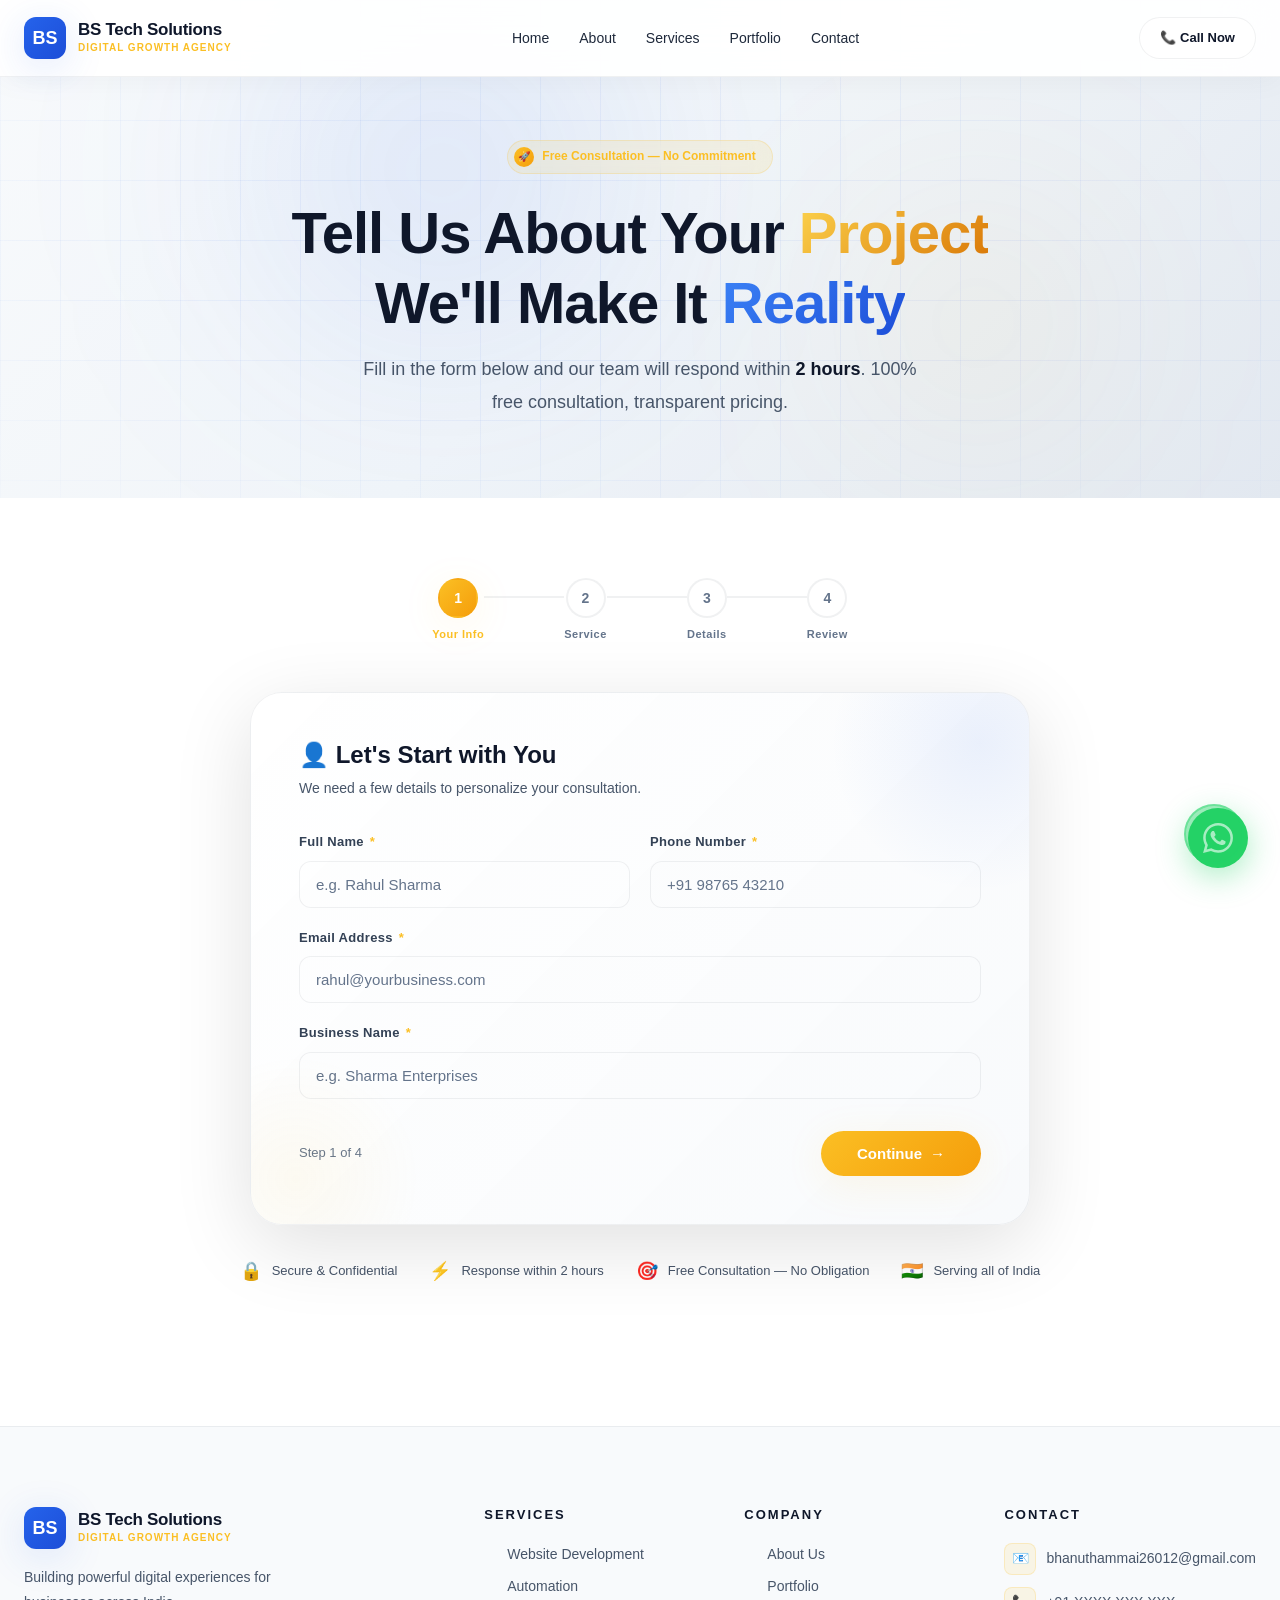
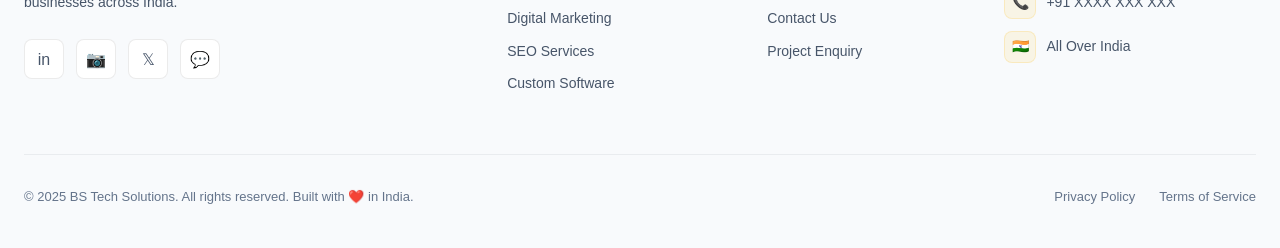
<file: enquiry.html>
<!DOCTYPE html>
<html lang="en">

<head>
    <meta charset="UTF-8">
    <meta name="viewport" content="width=device-width, initial-scale=1.0">
    <title>Project Enquiry | BS Tech Solutions — Start Your Project Today</title>
    <meta name="description"
        content="Submit your project enquiry to BS Tech Solutions. Get a free consultation for website development, digital marketing, SEO, automation, and custom software across India.">
    <meta name="keywords"
        content="project enquiry BS Tech Solutions, hire web developer India, website quote India, digital marketing India">
    <link rel="canonical" href="https://bstechsolutions.in/enquiry.html">
    <link rel="stylesheet" href="css/style.css">

    <style>
        /* ── ENQUIRY PAGE SPECIFIC STYLES ── */

        /* Hero */
        .enquiry-hero {
            background: var(--gradient-hero);
            padding: 140px 0 80px;
            position: relative;
            overflow: hidden;
        }

        .enquiry-hero-grid {
            position: absolute;
            inset: 0;
            background-image:
                linear-gradient(rgba(37, 99, 235, 0.06) 1px, transparent 1px),
                linear-gradient(90deg, rgba(37, 99, 235, 0.06) 1px, transparent 1px);
            background-size: 60px 60px;
            mask-image: radial-gradient(ellipse 80% 80% at 50% 50%, black 40%, transparent 100%);
        }

        .enquiry-hero-content {
            position: relative;
            z-index: 2;
            text-align: center;
            max-width: 720px;
            margin: 0 auto;
        }

        /* Progress Stepper */
        .step-indicator {
            display: flex;
            align-items: center;
            justify-content: center;
            gap: 0;
            margin-bottom: 48px;
        }

        .step-dot {
            display: flex;
            flex-direction: column;
            align-items: center;
            gap: 8px;
        }

        .step-circle {
            width: 40px;
            height: 40px;
            border-radius: 50%;
            display: flex;
            align-items: center;
            justify-content: center;
            font-size: 14px;
            font-weight: 700;
            border: 2px solid var(--border-subtle);
            background: rgba(255, 255, 255, 0.03);
            color: var(--gray-500);
            transition: var(--transition);
        }

        .step-circle.active {
            background: var(--gradient-gold);
            color: var(--dark-900);
            border-color: transparent;
            box-shadow: var(--shadow-gold);
        }

        .step-circle.complete {
            background: rgba(34, 197, 94, 0.15);
            border-color: rgba(34, 197, 94, 0.4);
            color: #22C55E;
        }

        .step-label {
            font-size: 11px;
            font-weight: 600;
            color: var(--gray-500);
            letter-spacing: 0.5px;
            transition: var(--transition);
            white-space: nowrap;
        }

        .step-dot.active .step-label {
            color: var(--gold-400);
        }

        .step-dot.complete .step-label {
            color: #22C55E;
        }

        .step-line {
            height: 2px;
            width: 80px;
            background: var(--border-subtle);
            margin-bottom: 28px;
            position: relative;
            overflow: hidden;
        }

        .step-line-fill {
            position: absolute;
            left: 0;
            top: 0;
            bottom: 0;
            width: 0%;
            background: var(--gradient-gold);
            transition: width 0.5s ease;
        }

        /* Form Card */
        .enquiry-form-wrap {
            max-width: 780px;
            margin: 0 auto;
            background: var(--gradient-card);
            border: 1px solid var(--border-subtle);
            border-radius: var(--radius-xl);
            padding: 48px;
            box-shadow: var(--shadow-lg);
            position: relative;
            overflow: hidden;
        }

        .enquiry-form-wrap::before {
            content: '';
            position: absolute;
            top: -100px;
            right: -100px;
            width: 300px;
            height: 300px;
            background: radial-gradient(circle, rgba(37, 99, 235, 0.08) 0%, transparent 70%);
            pointer-events: none;
        }

        .enquiry-form-wrap::after {
            content: '';
            position: absolute;
            bottom: -80px;
            left: -80px;
            width: 250px;
            height: 250px;
            background: radial-gradient(circle, rgba(251, 191, 36, 0.06) 0%, transparent 70%);
            pointer-events: none;
        }

        /* Form Steps */
        .form-step {
            display: none;
            animation: fadeSlideIn 0.4s ease forwards;
        }

        .form-step.active {
            display: block;
        }

        @keyframes fadeSlideIn {
            from {
                opacity: 0;
                transform: translateX(24px);
            }

            to {
                opacity: 1;
                transform: translateX(0);
            }
        }

        @keyframes fadeSlideOut {
            from {
                opacity: 1;
                transform: translateX(0);
            }

            to {
                opacity: 0;
                transform: translateX(-24px);
            }
        }

        /* Form Fields */
        .form-row-2 {
            display: grid;
            grid-template-columns: 1fr 1fr;
            gap: 20px;
        }

        .fgroup {
            display: flex;
            flex-direction: column;
            gap: 8px;
            margin-bottom: 20px;
        }

        .fgroup label {
            font-size: 13px;
            font-weight: 600;
            color: var(--gray-300);
            letter-spacing: 0.3px;
        }

        .fgroup label .req {
            color: var(--gold-400);
            margin-left: 2px;
        }

        .fgroup input,
        .fgroup select,
        .fgroup textarea {
            background: rgba(255, 255, 255, 0.03);
            border: 1px solid var(--border-subtle);
            border-radius: var(--radius-md);
            padding: 14px 16px;
            font-size: 15px;
            color: var(--white);
            font-family: var(--font-body);
            transition: var(--transition);
            outline: none;
            width: 100%;
        }

        .fgroup select {
            appearance: none;
            background-image: url("data:image/svg+xml,%3Csvg xmlns='http://www.w3.org/2000/svg' width='12' height='8' viewBox='0 0 12 8'%3E%3Cpath d='M1 1l5 5 5-5' stroke='%2364748B' stroke-width='1.5' fill='none' stroke-linecap='round'/%3E%3C/svg%3E");
            background-repeat: no-repeat;
            background-position: right 16px center;
            padding-right: 44px;
            cursor: pointer;
        }

        .fgroup select option {
            background: var(--dark-700);
            color: var(--white);
        }

        .fgroup textarea {
            resize: vertical;
            min-height: 110px;
            line-height: 1.6;
        }

        .fgroup input::placeholder,
        .fgroup textarea::placeholder {
            color: var(--gray-500);
        }

        .fgroup input:focus,
        .fgroup select:focus,
        .fgroup textarea:focus {
            border-color: var(--blue-500);
            box-shadow: 0 0 0 3px rgba(37, 99, 235, 0.12);
            background: rgba(255, 255, 255, 0.05);
        }

        .fgroup input.error,
        .fgroup select.error,
        .fgroup textarea.error {
            border-color: #EF4444;
            box-shadow: 0 0 0 3px rgba(239, 68, 68, 0.1);
        }

        .field-error {
            font-size: 12px;
            color: #EF4444;
            margin-top: -4px;
            display: none;
        }

        .field-error.show {
            display: block;
        }

        /* Budget Cards */
        .budget-cards {
            display: grid;
            grid-template-columns: repeat(3, 1fr);
            gap: 12px;
        }

        .budget-card {
            border: 2px solid var(--border-subtle);
            border-radius: var(--radius-md);
            padding: 16px 12px;
            text-align: center;
            cursor: pointer;
            transition: var(--transition);
            background: rgba(255, 255, 255, 0.02);
        }

        .budget-card:hover {
            border-color: var(--border-blue);
            background: rgba(37, 99, 235, 0.06);
        }

        .budget-card.selected {
            border-color: var(--gold-400);
            background: rgba(251, 191, 36, 0.08);
            box-shadow: 0 0 0 3px rgba(251, 191, 36, 0.12);
        }

        .budget-card .budget-icon {
            font-size: 22px;
            margin-bottom: 6px;
        }

        .budget-card .budget-label {
            font-size: 13px;
            font-weight: 700;
            color: var(--white);
        }

        .budget-card .budget-sub {
            font-size: 11px;
            color: var(--gray-500);
            margin-top: 2px;
        }

        /* Service Radio Grid */
        .service-grid {
            display: grid;
            grid-template-columns: repeat(2, 1fr);
            gap: 12px;
        }

        .service-option {
            border: 2px solid var(--border-subtle);
            border-radius: var(--radius-md);
            padding: 14px 16px;
            cursor: pointer;
            transition: var(--transition);
            background: rgba(255, 255, 255, 0.02);
            display: flex;
            align-items: center;
            gap: 12px;
        }

        .service-option:hover {
            border-color: var(--border-blue);
            background: rgba(37, 99, 235, 0.06);
        }

        .service-option.selected {
            border-color: var(--blue-500);
            background: rgba(37, 99, 235, 0.1);
        }

        .service-option .svc-icon {
            font-size: 20px;
            flex-shrink: 0;
        }

        .service-option .svc-label {
            font-size: 14px;
            font-weight: 600;
            color: var(--white);
        }

        /* Navigation Buttons */
        .form-nav {
            display: flex;
            gap: 12px;
            margin-top: 32px;
            justify-content: space-between;
            align-items: center;
        }

        .btn-back {
            background: rgba(255, 255, 255, 0.05);
            border: 1px solid var(--border-subtle);
            color: var(--gray-400);
            padding: 14px 28px;
            border-radius: var(--radius-full);
            font-size: 15px;
            font-weight: 600;
            cursor: pointer;
            transition: var(--transition);
        }

        .btn-back:hover {
            border-color: var(--border-blue);
            color: var(--white);
        }

        .btn-next {
            background: var(--gradient-gold);
            color: var(--dark-900);
            padding: 14px 36px;
            border-radius: var(--radius-full);
            font-size: 15px;
            font-weight: 700;
            cursor: pointer;
            border: none;
            transition: var(--transition);
            box-shadow: var(--shadow-gold);
            display: flex;
            align-items: center;
            gap: 8px;
            margin-left: auto;
        }

        .btn-next:hover {
            transform: translateY(-2px);
            box-shadow: 0 12px 40px rgba(251, 191, 36, 0.35);
        }

        .btn-submit {
            background: var(--gradient-gold);
            color: var(--dark-900);
            padding: 18px 44px;
            border-radius: var(--radius-full);
            font-size: 16px;
            font-weight: 700;
            cursor: pointer;
            border: none;
            transition: var(--transition);
            box-shadow: var(--shadow-gold);
            display: flex;
            align-items: center;
            gap: 10px;
            width: 100%;
            justify-content: center;
            margin-left: auto;
        }

        .btn-submit:hover {
            transform: translateY(-2px);
            box-shadow: 0 16px 50px rgba(251, 191, 36, 0.4);
        }

        .btn-submit:disabled {
            opacity: 0.7;
            cursor: not-allowed;
            transform: none;
        }

        /* Step Headers */
        .step-header {
            margin-bottom: 32px;
        }

        .step-header h2 {
            font-size: 24px;
            font-weight: 800;
            color: var(--white);
            margin-bottom: 8px;
        }

        .step-header p {
            font-size: 14px;
            color: var(--gray-400);
            line-height: 1.6;
        }

        /* Summary Card (Step 4) */
        .summary-card {
            background: rgba(255, 255, 255, 0.03);
            border: 1px solid var(--border-subtle);
            border-radius: var(--radius-lg);
            padding: 24px;
            display: flex;
            flex-direction: column;
            gap: 14px;
            margin-bottom: 24px;
        }

        .summary-row {
            display: flex;
            justify-content: space-between;
            align-items: flex-start;
            gap: 16px;
            padding-bottom: 14px;
            border-bottom: 1px solid var(--border-subtle);
        }

        .summary-row:last-child {
            border-bottom: none;
            padding-bottom: 0;
        }

        .summary-key {
            font-size: 12px;
            font-weight: 600;
            text-transform: uppercase;
            letter-spacing: 0.5px;
            color: var(--gray-500);
            min-width: 110px;
        }

        .summary-val {
            font-size: 14px;
            font-weight: 600;
            color: var(--white);
            text-align: right;
        }

        /* Success State */
        .success-screen {
            display: none;
            text-align: center;
            padding: 20px 0;
            animation: fadeSlideIn 0.5s ease forwards;
        }

        .success-screen.show {
            display: block;
        }

        .success-icon-wrap {
            width: 90px;
            height: 90px;
            background: rgba(34, 197, 94, 0.1);
            border: 2px solid rgba(34, 197, 94, 0.35);
            border-radius: 50%;
            display: flex;
            align-items: center;
            justify-content: center;
            font-size: 40px;
            margin: 0 auto 24px;
            animation: bounceIn 0.6s ease;
        }

        @keyframes bounceIn {
            0% {
                transform: scale(0.5);
                opacity: 0;
            }

            70% {
                transform: scale(1.1);
                opacity: 1;
            }

            100% {
                transform: scale(1);
            }
        }

        .success-screen h2 {
            font-size: 28px;
            font-weight: 800;
            color: var(--white);
            margin-bottom: 12px;
        }

        .success-screen p {
            font-size: 15px;
            color: var(--gray-400);
            max-width: 420px;
            margin: 0 auto 32px;
            line-height: 1.7;
        }

        .success-actions {
            display: flex;
            gap: 16px;
            justify-content: center;
            flex-wrap: wrap;
        }

        /* Info strip below form */
        .trust-strip {
            display: flex;
            gap: 32px;
            justify-content: center;
            flex-wrap: wrap;
            padding: 32px 0 60px;
        }

        .trust-strip-item {
            display: flex;
            align-items: center;
            gap: 10px;
            font-size: 13px;
            color: var(--gray-400);
            font-weight: 500;
        }

        .trust-strip-item span:first-child {
            font-size: 18px;
        }

        /* WhatsApp Floating Button */
        .whatsapp-float {
            position: fixed;
            bottom: 32px;
            right: 32px;
            width: 60px;
            height: 60px;
            background: #25D366;
            border-radius: var(--radius-full);
            display: flex;
            align-items: center;
            justify-content: center;
            z-index: 900;
            box-shadow: 0 8px 32px rgba(37, 211, 102, 0.4);
            transition: var(--transition);
            text-decoration: none;
        }

        .whatsapp-float:hover {
            transform: scale(1.1) translateY(-4px);
            box-shadow: 0 16px 48px rgba(37, 211, 102, 0.5);
        }

        .whatsapp-float svg {
            width: 30px;
            height: 30px;
            fill: white;
        }

        .wa-pulse {
            position: absolute;
            width: 100%;
            height: 100%;
            border-radius: 50%;
            background: rgba(37, 211, 102, 0.4);
            animation: pulse 2s ease-in-out infinite;
        }

        @keyframes pulse {
            0% {
                transform: scale(1);
                opacity: 0.7;
            }

            100% {
                transform: scale(1.6);
                opacity: 0;
            }
        }

        /* Tooltip on WA button */
        .wa-tooltip {
            position: absolute;
            right: 72px;
            top: 50%;
            transform: translateY(-50%);
            background: var(--dark-700);
            border: 1px solid var(--border-subtle);
            color: var(--white);
            font-size: 12px;
            font-weight: 600;
            padding: 8px 14px;
            border-radius: var(--radius-md);
            white-space: nowrap;
            opacity: 0;
            pointer-events: none;
            transition: var(--transition);
        }

        .whatsapp-float:hover .wa-tooltip {
            opacity: 1;
        }

        .wa-tooltip::after {
            content: '';
            position: absolute;
            right: -6px;
            top: 50%;
            transform: translateY(-50%);
            border: 6px solid transparent;
            border-right: 0;
            border-left-color: var(--border-subtle);
        }

        /* Scroll Progress */
        .scroll-progress {
            position: fixed;
            top: 0;
            left: 0;
            height: 3px;
            background: var(--gradient-gold);
            z-index: 9999;
            width: 0%;
            transition: width 0.1s linear;
        }

        /* Responsive */
        @media (max-width: 768px) {
            .enquiry-form-wrap {
                padding: 28px 20px;
                border-radius: var(--radius-lg);
            }

            .form-row-2 {
                grid-template-columns: 1fr;
            }

            .budget-cards {
                grid-template-columns: 1fr;
            }

            .service-grid {
                grid-template-columns: 1fr;
            }

            .step-line {
                width: 40px;
            }

            .step-indicator {
                gap: 0;
            }

            .trust-strip {
                gap: 20px;
            }

            .form-nav {
                flex-direction: column-reverse;
            }

            .btn-next,
            .btn-back {
                width: 100%;
                justify-content: center;
            }

            .success-actions {
                flex-direction: column;
            }
        }

        @media (max-width: 480px) {
            .step-label {
                display: none;
            }

            .step-line {
                width: 24px;
            }
        }
    </style>
</head>

<body>

    <div class="scroll-progress" id="scrollProgress"></div>

    <!-- NAVBAR -->
    <nav class="navbar navbar-scrolled" id="navbar">
        <div class="navbar-inner">
            <a href="index.html" class="logo">
                <div class="logo-icon">BS</div>
                <div class="logo-text">
                    <span class="logo-name">BS Tech Solutions</span>
                    <span class="logo-tagline">Digital Growth Agency</span>
                </div>
            </a>
            <div class="nav-links">
                <a href="index.html" class="nav-link">Home</a>
                <a href="about.html" class="nav-link">About</a>
                <a href="services.html" class="nav-link">Services</a>
                <a href="portfolio.html" class="nav-link">Portfolio</a>
                <a href="contact.html" class="nav-link">Contact</a>
            </div>
            <div class="nav-cta">
                <a href="tel:+91XXXXXXXXXX" class="btn btn-ghost btn-sm">📞 Call Now</a>
                <button class="hamburger" id="hamburger" aria-label="Toggle menu">
                    <span></span><span></span><span></span>
                </button>
            </div>
        </div>
    </nav>
    <div class="mobile-menu" id="mobileMenu">
        <a href="index.html" class="nav-link">Home</a>
        <a href="about.html" class="nav-link">About</a>
        <a href="services.html" class="nav-link">Services</a>
        <a href="portfolio.html" class="nav-link">Portfolio</a>
        <a href="contact.html" class="nav-link">Contact</a>
        <a href="tel:+91XXXXXXXXXX" class="btn btn-gold" style="margin-top:12px;">📞 Call Now</a>
    </div>

    <!-- HERO -->
    <section class="enquiry-hero">
        <div class="enquiry-hero-grid"></div>
        <div
            style="position:absolute;top:-80px;left:15%;width:500px;height:500px;background:radial-gradient(circle,rgba(37,99,235,0.18) 0%,transparent 70%);filter:blur(120px);pointer-events:none;">
        </div>
        <div
            style="position:absolute;bottom:0;right:10%;width:350px;height:350px;background:radial-gradient(circle,rgba(251,191,36,0.1) 0%,transparent 70%);filter:blur(100px);pointer-events:none;">
        </div>
        <div class="container">
            <div class="enquiry-hero-content">
                <div
                    style="display:inline-flex;align-items:center;gap:8px;padding:6px 16px 6px 6px;background:rgba(251,191,36,0.1);border:1px solid var(--border-gold);border-radius:var(--radius-full);font-size:12px;font-weight:600;color:var(--gold-400);margin-bottom:24px;backdrop-filter:blur(10px);">
                    <span
                        style="width:20px;height:20px;background:var(--gradient-gold);border-radius:50%;display:flex;align-items:center;justify-content:center;font-size:10px;">🚀</span>
                    Free Consultation — No Commitment
                </div>
                <h1 class="section-title" style="font-size:clamp(36px,5vw,58px);letter-spacing:-1px;">
                    Tell Us About Your <span class="text-gradient-gold">Project</span><br>
                    We'll Make It <span class="text-gradient-blue">Reality</span>
                </h1>
                <p class="section-subtitle" style="margin:16px auto 0;max-width:560px;">
                    Fill in the form below and our team will respond within <strong style="color:var(--white);">2
                        hours</strong>.
                    100% free consultation, transparent pricing.
                </p>
            </div>
        </div>
    </section>

    <!-- FORM SECTION -->
    <section style="background:var(--dark-900);padding:80px 0;">
        <div class="container">

            <!-- Step Indicator -->
            <div class="step-indicator" id="stepIndicator">
                <div class="step-dot active" id="sdot-1">
                    <div class="step-circle active" id="scirc-1">1</div>
                    <span class="step-label">Your Info</span>
                </div>
                <div class="step-line">
                    <div class="step-line-fill" id="sline-1"></div>
                </div>
                <div class="step-dot" id="sdot-2">
                    <div class="step-circle" id="scirc-2">2</div>
                    <span class="step-label">Service</span>
                </div>
                <div class="step-line">
                    <div class="step-line-fill" id="sline-2"></div>
                </div>
                <div class="step-dot" id="sdot-3">
                    <div class="step-circle" id="scirc-3">3</div>
                    <span class="step-label">Details</span>
                </div>
                <div class="step-line">
                    <div class="step-line-fill" id="sline-3"></div>
                </div>
                <div class="step-dot" id="sdot-4">
                    <div class="step-circle" id="scirc-4">4</div>
                    <span class="step-label">Review</span>
                </div>
            </div>

            <!-- Form Card -->
            <div class="enquiry-form-wrap" id="formWrap">

                <!-- ── STEP 1: Personal Info ── -->
                <div class="form-step active" id="step1">
                    <div class="step-header">
                        <h2>👤 Let's Start with You</h2>
                        <p>We need a few details to personalize your consultation.</p>
                    </div>

                    <div class="form-row-2">
                        <div class="fgroup">
                            <label for="fullName">Full Name <span class="req">*</span></label>
                            <input type="text" id="fullName" name="fullName" placeholder="e.g. Rahul Sharma"
                                autocomplete="name">
                            <span class="field-error" id="err-fullName">Please enter your full name.</span>
                        </div>
                        <div class="fgroup">
                            <label for="phone">Phone Number <span class="req">*</span></label>
                            <input type="tel" id="phone" name="phone" placeholder="+91 98765 43210" autocomplete="tel">
                            <span class="field-error" id="err-phone">Enter a valid 10-digit Indian mobile number.</span>
                        </div>
                    </div>

                    <div class="fgroup">
                        <label for="email">Email Address <span class="req">*</span></label>
                        <input type="email" id="email" name="email" placeholder="rahul@yourbusiness.com"
                            autocomplete="email">
                        <span class="field-error" id="err-email">Please enter a valid email address.</span>
                    </div>

                    <div class="fgroup">
                        <label for="businessName">Business Name <span class="req">*</span></label>
                        <input type="text" id="businessName" name="businessName" placeholder="e.g. Sharma Enterprises"
                            autocomplete="organization">
                        <span class="field-error" id="err-businessName">Please enter your business name.</span>
                    </div>

                    <div class="form-nav">
                        <span style="font-size:13px;color:var(--gray-500);">Step 1 of 4</span>
                        <button class="btn-next" onclick="goToStep(2)">
                            Continue <span>→</span>
                        </button>
                    </div>
                </div>

                <!-- ── STEP 2: Service & Budget ── -->
                <div class="form-step" id="step2">
                    <div class="step-header">
                        <h2>🛠️ What Do You Need?</h2>
                        <p>Select the service you're interested in and your approximate budget.</p>
                    </div>

                    <div class="fgroup">
                        <label>Service Required <span class="req">*</span></label>
                        <div class="service-grid" id="serviceGrid">
                            <div class="service-option" data-value="Website Development" onclick="selectService(this)">
                                <span class="svc-icon">🌐</span>
                                <span class="svc-label">Website Development</span>
                            </div>
                            <div class="service-option" data-value="Automation" onclick="selectService(this)">
                                <span class="svc-icon">🤖</span>
                                <span class="svc-label">Automation</span>
                            </div>
                            <div class="service-option" data-value="Digital Marketing" onclick="selectService(this)">
                                <span class="svc-icon">📣</span>
                                <span class="svc-label">Digital Marketing</span>
                            </div>
                            <div class="service-option" data-value="SEO" onclick="selectService(this)">
                                <span class="svc-icon">🔍</span>
                                <span class="svc-label">SEO</span>
                            </div>
                            <div class="service-option" data-value="Custom Software" onclick="selectService(this)">
                                <span class="svc-icon">💻</span>
                                <span class="svc-label">Custom Software</span>
                            </div>
                            <div class="service-option" data-value="Not Sure / Consultation"
                                onclick="selectService(this)">
                                <span class="svc-icon">💡</span>
                                <span class="svc-label">Not Sure — Consult Me</span>
                            </div>
                        </div>
                        <span class="field-error" id="err-service">Please select a service.</span>
                    </div>

                    <div class="fgroup" style="margin-top:28px;">
                        <label>Budget Range <span class="req">*</span></label>
                        <div class="budget-cards" id="budgetCards">
                            <div class="budget-card" data-value="₹5k–₹10k" onclick="selectBudget(this)">
                                <div class="budget-icon">💸</div>
                                <div class="budget-label">₹5k – ₹10k</div>
                                <div class="budget-sub">Starter</div>
                            </div>
                            <div class="budget-card" data-value="₹10k–₹25k" onclick="selectBudget(this)">
                                <div class="budget-icon">💰</div>
                                <div class="budget-label">₹10k – ₹25k</div>
                                <div class="budget-sub">Growth</div>
                            </div>
                            <div class="budget-card" data-value="₹25k+" onclick="selectBudget(this)">
                                <div class="budget-icon">🏆</div>
                                <div class="budget-label">₹25k+</div>
                                <div class="budget-sub">Premium</div>
                            </div>
                        </div>
                        <span class="field-error" id="err-budget">Please select a budget range.</span>
                    </div>

                    <div class="form-nav">
                        <button class="btn-back" onclick="goToStep(1)">← Back</button>
                        <button class="btn-next" onclick="goToStep(3)">
                            Continue <span>→</span>
                        </button>
                    </div>
                </div>

                <!-- ── STEP 3: Project Details ── -->
                <div class="form-step" id="step3">
                    <div class="step-header">
                        <h2>📝 Tell Us More</h2>
                        <p>The more detail you share, the better we can tailor our proposal for you.</p>
                    </div>

                    <div class="fgroup">
                        <label for="message">Message / Project Details <span class="req">*</span></label>
                        <textarea id="message" name="message" rows="6"
                            placeholder="Describe your project idea, goals, timeline, any specific features you need, or questions you have for us..."></textarea>
                        <span class="field-error" id="err-message">Please describe your project (at least 20
                            characters).</span>
                    </div>

                    <div style="display:flex;align-items:center;gap:10px;margin-bottom:8px;">
                        <input type="checkbox" id="privacyCheck"
                            style="width:16px;height:16px;accent-color:var(--blue-500);cursor:pointer;">
                        <label for="privacyCheck"
                            style="font-size:13px;color:var(--gray-400);cursor:pointer;line-height:1.5;">
                            I agree to the <a href="#" style="color:var(--gold-400);">Privacy Policy</a> and consent to
                            being contacted by BS Tech Solutions.
                        </label>
                    </div>
                    <span class="field-error" id="err-privacy">Please accept the privacy policy to continue.</span>

                    <div class="form-nav">
                        <button class="btn-back" onclick="goToStep(2)">← Back</button>
                        <button class="btn-next" onclick="goToStep(4)">
                            Review My Enquiry <span>→</span>
                        </button>
                    </div>
                </div>

                <!-- ── STEP 4: Review & Submit ── -->
                <div class="form-step" id="step4">
                    <div class="step-header">
                        <h2>✅ Review Your Enquiry</h2>
                        <p>Please verify your details before submitting. You'll get an email confirmation.</p>
                    </div>

                    <div class="summary-card" id="summaryCard">
                        <!-- filled by JS -->
                    </div>

                    <button class="btn-submit" id="submitBtn" onclick="submitForm()">
                        🚀 Submit Project Enquiry
                    </button>

                    <div class="form-nav" style="margin-top:16px;justify-content:center;">
                        <button class="btn-back" onclick="goToStep(3)">← Edit Details</button>
                    </div>
                </div>

                <!-- ── SUCCESS SCREEN ── -->
                <div class="success-screen" id="successScreen">
                    <div class="success-icon-wrap">✅</div>
                    <h2>Enquiry Submitted!</h2>
                    <p>
                        Thank you! Your project enquiry has been received and saved.
                        Our team will reach out to you within <strong style="color:var(--white);">2 hours</strong>.
                        Check your inbox for a confirmation email.
                    </p>
                    <div class="success-actions">
                        <a href="https://wa.me/91XXXXXXXXXX?text=Hello%20BS%20Tech%20Solutions%2C%20I%20want%20a%20website%20for%20my%20business."
                            target="_blank" class="btn btn-gold btn-lg" id="wa-success-btn">
                            💬 Chat on WhatsApp
                        </a>
                        <a href="index.html" class="btn btn-outline btn-lg">
                            🏠 Back to Home
                        </a>
                    </div>
                </div>

            </div><!-- /enquiry-form-wrap -->

            <!-- Trust Strip -->
            <div class="trust-strip" id="trustStrip">
                <div class="trust-strip-item"><span>🔒</span><span>Secure &amp; Confidential</span></div>
                <div class="trust-strip-item"><span>⚡</span><span>Response within 2 hours</span></div>
                <div class="trust-strip-item"><span>🎯</span><span>Free Consultation — No Obligation</span></div>
                <div class="trust-strip-item"><span>🇮🇳</span><span>Serving all of India</span></div>
            </div>

        </div>
    </section>

    <!-- FOOTER -->
    <footer class="footer">
        <div class="container">
            <div class="footer-grid">
                <div class="footer-about">
                    <a href="index.html" class="logo" style="display:inline-flex;margin-bottom:0;">
                        <div class="logo-icon">BS</div>
                        <div class="logo-text">
                            <span class="logo-name">BS Tech Solutions</span>
                            <span class="logo-tagline">Digital Growth Agency</span>
                        </div>
                    </a>
                    <p>Building powerful digital experiences for businesses across India.</p>
                    <div class="footer-socials">
                        <a class="social-link" href="#" aria-label="LinkedIn">in</a>
                        <a class="social-link" href="#" aria-label="Instagram">📷</a>
                        <a class="social-link" href="#" aria-label="Twitter">𝕏</a>
                        <a class="social-link" href="#" aria-label="WhatsApp">💬</a>
                    </div>
                </div>
                <div class="footer-col">
                    <h4>Services</h4>
                    <div class="footer-links">
                        <a href="services.html" class="footer-link">Website Development</a>
                        <a href="services.html" class="footer-link">Automation</a>
                        <a href="services.html" class="footer-link">Digital Marketing</a>
                        <a href="services.html" class="footer-link">SEO Services</a>
                        <a href="services.html" class="footer-link">Custom Software</a>
                    </div>
                </div>
                <div class="footer-col">
                    <h4>Company</h4>
                    <div class="footer-links">
                        <a href="about.html" class="footer-link">About Us</a>
                        <a href="portfolio.html" class="footer-link">Portfolio</a>
                        <a href="enquiry.html" class="footer-link">Contact Us</a>
                        <a href="enquiry.html" class="footer-link">Project Enquiry</a>
                    </div>
                </div>
                <div class="footer-col">
                    <h4>Contact</h4>
                    <div class="footer-contact-item">
                        <div class="footer-contact-icon">📧</div><span>bhanuthammai26012@gmail.com</span>
                    </div>
                    <div class="footer-contact-item">
                        <div class="footer-contact-icon">📞</div><span>+91 XXXX XXX XXX</span>
                    </div>
                    <div class="footer-contact-item">
                        <div class="footer-contact-icon">🇮🇳</div><span>All Over India</span>
                    </div>
                </div>
            </div>
            <div class="footer-bottom">
                <p>© 2025 BS Tech Solutions. All rights reserved. Built with ❤️ in India.</p>
                <div class="footer-bottom-links">
                    <a href="#">Privacy Policy</a>
                    <a href="#">Terms of Service</a>
                </div>
            </div>
        </div>
    </footer>

    <!-- WhatsApp Floating Button -->
    <a class="whatsapp-float"
        href="https://wa.me/91XXXXXXXXXX?text=Hello%20BS%20Tech%20Solutions%2C%20I%20want%20a%20website%20for%20my%20business."
        target="_blank" aria-label="Chat on WhatsApp" id="wa-float-btn">
        <div class="wa-pulse"></div>
        <div class="wa-tooltip">Chat with us!</div>
        <svg viewBox="0 0 24 24">
            <path
                d="M17.472 14.382c-.297-.149-1.758-.867-2.03-.967-.273-.099-.471-.148-.67.15-.197.297-.767.966-.94 1.164-.173.199-.347.223-.644.075-.297-.15-1.255-.463-2.39-1.475-.883-.788-1.48-1.761-1.653-2.059-.173-.297-.018-.458.13-.606.134-.133.298-.347.446-.52.149-.174.198-.298.298-.497.099-.198.05-.371-.025-.52-.075-.149-.669-1.612-.916-2.207-.242-.579-.487-.5-.669-.51-.173-.008-.371-.01-.57-.01-.198 0-.52.074-.792.372-.272.297-1.04 1.016-1.04 2.479 0 1.462 1.065 2.875 1.213 3.074.149.198 2.096 3.2 5.077 4.487.709.306 1.262.489 1.694.625.712.227 1.36.195 1.871.118.571-.085 1.758-.719 2.006-1.413.248-.694.248-1.289.173-1.413-.074-.124-.272-.198-.57-.347m-5.421 7.403h-.004a9.87 9.87 0 01-5.031-1.378l-.361-.214-3.741.982.998-3.648-.235-.374a9.86 9.86 0 01-1.51-5.26c.001-5.45 4.436-9.884 9.888-9.884 2.64 0 5.122 1.03 6.988 2.898a9.825 9.825 0 012.893 6.994c-.003 5.45-4.437 9.884-9.885 9.884m8.413-18.297A11.815 11.815 0 0012.05 0C5.495 0 .16 5.335.157 11.892c0 2.096.547 4.142 1.588 5.945L.057 24l6.305-1.654a11.882 11.882 0 005.683 1.448h.005c6.554 0 11.89-5.335 11.893-11.893a11.821 11.821 0 00-3.48-8.413z" />
        </svg>
    </a>

    <!-- Mobile Call Button -->
    <a class="mobile-call-btn" href="tel:+91XXXXXXXXXX">📞 Call Now</a>

    <script>
        // ─── CONFIGURATION ───────────────────────────────────────
        // ⚠️  REPLACE THIS with your deployed Google Apps Script Web App URL
        const WEBHOOK_URL = 'https://script.google.com/macros/s/AKfycbyeemGKfXTDQgwwrngMSpH6Is6OIMAeRlUfF6cqaviuAnwu8xUAxGPFG4LGlNFWV724/exec';
        // ──────────────────────────────────────────────────────────

        // State
        let currentStep = 1;
        const totalSteps = 4;
        let formData = {
            fullName: '', phone: '', email: '',
            businessName: '', service: '', budget: '', message: ''
        };

        // ─── STEP NAVIGATION ──────────────────────────────────────
        function goToStep(target) {
            // Validate current step before moving forward
            if (target > currentStep) {
                if (!validateStep(currentStep)) return;
            }

            // Collect data from current step
            collectStep(currentStep);

            // If going to step 4, build summary
            if (target === 4) buildSummary();

            // Animate out current
            const currEl = document.getElementById('step' + currentStep);
            currEl.classList.remove('active');

            currentStep = target;

            // Animate in target
            const targEl = document.getElementById('step' + currentStep);
            targEl.classList.add('active');

            // Update stepper UI
            updateStepper();

            // Scroll to form top
            document.getElementById('formWrap').scrollIntoView({ behavior: 'smooth', block: 'start' });
        }

        function updateStepper() {
            for (let i = 1; i <= totalSteps; i++) {
                const dot = document.getElementById('sdot-' + i);
                const circ = document.getElementById('scirc-' + i);
                dot.classList.remove('active', 'complete');
                circ.classList.remove('active', 'complete');

                if (i < currentStep) {
                    dot.classList.add('complete');
                    circ.classList.add('complete');
                    circ.textContent = '✓';
                } else if (i === currentStep) {
                    dot.classList.add('active');
                    circ.classList.add('active');
                    circ.textContent = i;
                } else {
                    circ.textContent = i;
                }

                // Fill connecting lines
                if (i < totalSteps) {
                    const line = document.getElementById('sline-' + i);
                    if (line) line.style.width = i < currentStep ? '100%' : '0%';
                }
            }
        }

        // ─── DATA COLLECTION ──────────────────────────────────────
        function collectStep(step) {
            if (step === 1) {
                formData.fullName = document.getElementById('fullName').value.trim();
                formData.phone = document.getElementById('phone').value.trim();
                formData.email = document.getElementById('email').value.trim();
                formData.businessName = document.getElementById('businessName').value.trim();
            } else if (step === 3) {
                formData.message = document.getElementById('message').value.trim();
            }
        }

        // ─── VALIDATION ───────────────────────────────────────────
        function validateStep(step) {
            let valid = true;

            if (step === 1) {
                const name = document.getElementById('fullName').value.trim();
                const phone = document.getElementById('phone').value.trim();
                const email = document.getElementById('email').value.trim();
                const biz = document.getElementById('businessName').value.trim();

                valid = setField('fullName', name.length >= 2) && valid;
                valid = setField('phone', /^[6-9]\d{9}$/.test(phone.replace(/[\s\-\+]/g, '').slice(-10))) && valid;
                valid = setField('email', /^[^\s@]+@[^\s@]+\.[^\s@]+$/.test(email)) && valid;
                valid = setField('businessName', biz.length >= 2) && valid;
            }

            if (step === 2) {
                const svcSel = document.querySelector('#serviceGrid .selected');
                const budSel = document.querySelector('#budgetCards .selected');
                valid = setError('err-service', !!svcSel) && valid;
                valid = setError('err-budget', !!budSel) && valid;
            }

            if (step === 3) {
                const msg = document.getElementById('message').value.trim();
                const privacy = document.getElementById('privacyCheck').checked;
                valid = setField('message', msg.length >= 20) && valid;
                valid = setError('err-privacy', privacy) && valid;
            }

            return valid;
        }

        function setField(id, ok) {
            const input = document.getElementById(id);
            const err = document.getElementById('err-' + id);
            if (!ok) {
                input.classList.add('error');
                if (err) err.classList.add('show');
            } else {
                input.classList.remove('error');
                if (err) err.classList.remove('show');
            }
            return ok;
        }

        function setError(errId, ok) {
            const err = document.getElementById(errId);
            if (err) {
                if (!ok) err.classList.add('show');
                else err.classList.remove('show');
            }
            return ok;
        }

        // Clear error on input
        document.querySelectorAll('.fgroup input, .fgroup textarea, .fgroup select').forEach(el => {
            el.addEventListener('input', () => {
                el.classList.remove('error');
                const err = document.getElementById('err-' + el.id);
                if (err) err.classList.remove('show');
            });
        });

        // ─── SERVICE & BUDGET SELECTORS ────────────────────────────
        function selectService(el) {
            document.querySelectorAll('.service-option').forEach(e => e.classList.remove('selected'));
            el.classList.add('selected');
            formData.service = el.dataset.value;
            document.getElementById('err-service').classList.remove('show');
        }

        function selectBudget(el) {
            document.querySelectorAll('.budget-card').forEach(e => e.classList.remove('selected'));
            el.classList.add('selected');
            formData.budget = el.dataset.value;
            document.getElementById('err-budget').classList.remove('show');
        }

        // ─── SUMMARY BUILDER ──────────────────────────────────────
        function buildSummary() {
            collectStep(3);
            const rows = [
                { key: 'Full Name', val: formData.fullName },
                { key: 'Phone', val: formData.phone },
                { key: 'Email', val: formData.email },
                { key: 'Business Name', val: formData.businessName },
                { key: 'Service', val: formData.service },
                { key: 'Budget', val: formData.budget },
                { key: 'Message', val: formData.message.length > 80 ? formData.message.slice(0, 80) + '…' : formData.message },
            ];
            document.getElementById('summaryCard').innerHTML = rows.map(r => `
                <div class="summary-row">
                    <span class="summary-key">${r.key}</span>
                    <span class="summary-val">${r.val || '—'}</span>
                </div>
            `).join('');
        }

        // ─── FORM SUBMISSION ──────────────────────────────────────
        async function submitForm() {
            const btn = document.getElementById('submitBtn');
            btn.disabled = true;
            btn.innerHTML = '⏳ Submitting...';

            // Final collection
            collectStep(3);
            collectStep(1);

            const payload = {
                fullName: formData.fullName,
                phone: formData.phone,
                email: formData.email,
                businessName: formData.businessName,
                service: formData.service,
                budget: formData.budget,
                message: formData.message,
            };

            try {
                // Google Apps Script requires mode:'no-cors' because it returns
                // an opaque response. The data IS saved server-side regardless.
                await fetch(WEBHOOK_URL, {
                    method: 'POST',
                    mode: 'no-cors',
                    headers: { 'Content-Type': 'text/plain' },
                    body: JSON.stringify(payload),
                });

                // With no-cors the response is always opaque (we can't read it),
                // but reaching here without error means the request was sent.
                showSuccess();

            } catch (err) {
                // Only a genuine network failure reaches here
                btn.disabled = false;
                btn.innerHTML = '🚀 Submit Project Enquiry';
                alert('Network error. Please check your connection and try again, or reach us directly on WhatsApp.');
                console.error('Submission error:', err);
            }
        }

        function showSuccess() {
            // Hide form elements and stepper
            document.querySelectorAll('.form-step').forEach(s => s.style.display = 'none');
            document.getElementById('stepIndicator').style.opacity = '0.3';
            document.getElementById('trustStrip').style.display = 'none';

            // Show success screen
            const ss = document.getElementById('successScreen');
            ss.classList.add('show');

            // Confetti-style animation (CSS)
            ss.scrollIntoView({ behavior: 'smooth', block: 'center' });
        }

        // ─── NAVBAR & SCROLL ──────────────────────────────────────
        const scrollProgress = document.getElementById('scrollProgress');
        window.addEventListener('scroll', () => {
            const p = (window.scrollY / (document.documentElement.scrollHeight - window.innerHeight)) * 100;
            scrollProgress.style.width = p + '%';
        });

        const hamburger = document.getElementById('hamburger');
        const mobileMenu = document.getElementById('mobileMenu');
        hamburger.addEventListener('click', () => {
            mobileMenu.classList.toggle('open');
            const spans = hamburger.querySelectorAll('span');
            const open = mobileMenu.classList.contains('open');
            spans[0].style.transform = open ? 'translateY(7px) rotate(45deg)' : '';
            spans[1].style.opacity = open ? '0' : '';
            spans[2].style.transform = open ? 'translateY(-7px) rotate(-45deg)' : '';
        });

        // ─── ANIMATE ON SCROLL ────────────────────────────────────
        const observer = new IntersectionObserver((entries) => {
            entries.forEach(e => { if (e.isIntersecting) e.target.classList.add('in-view'); });
        }, { threshold: 0.1, rootMargin: '0px 0px -40px 0px' });
        document.querySelectorAll('.animate-on-scroll').forEach(el => observer.observe(el));
    </script>

</body>

</html>
</file>
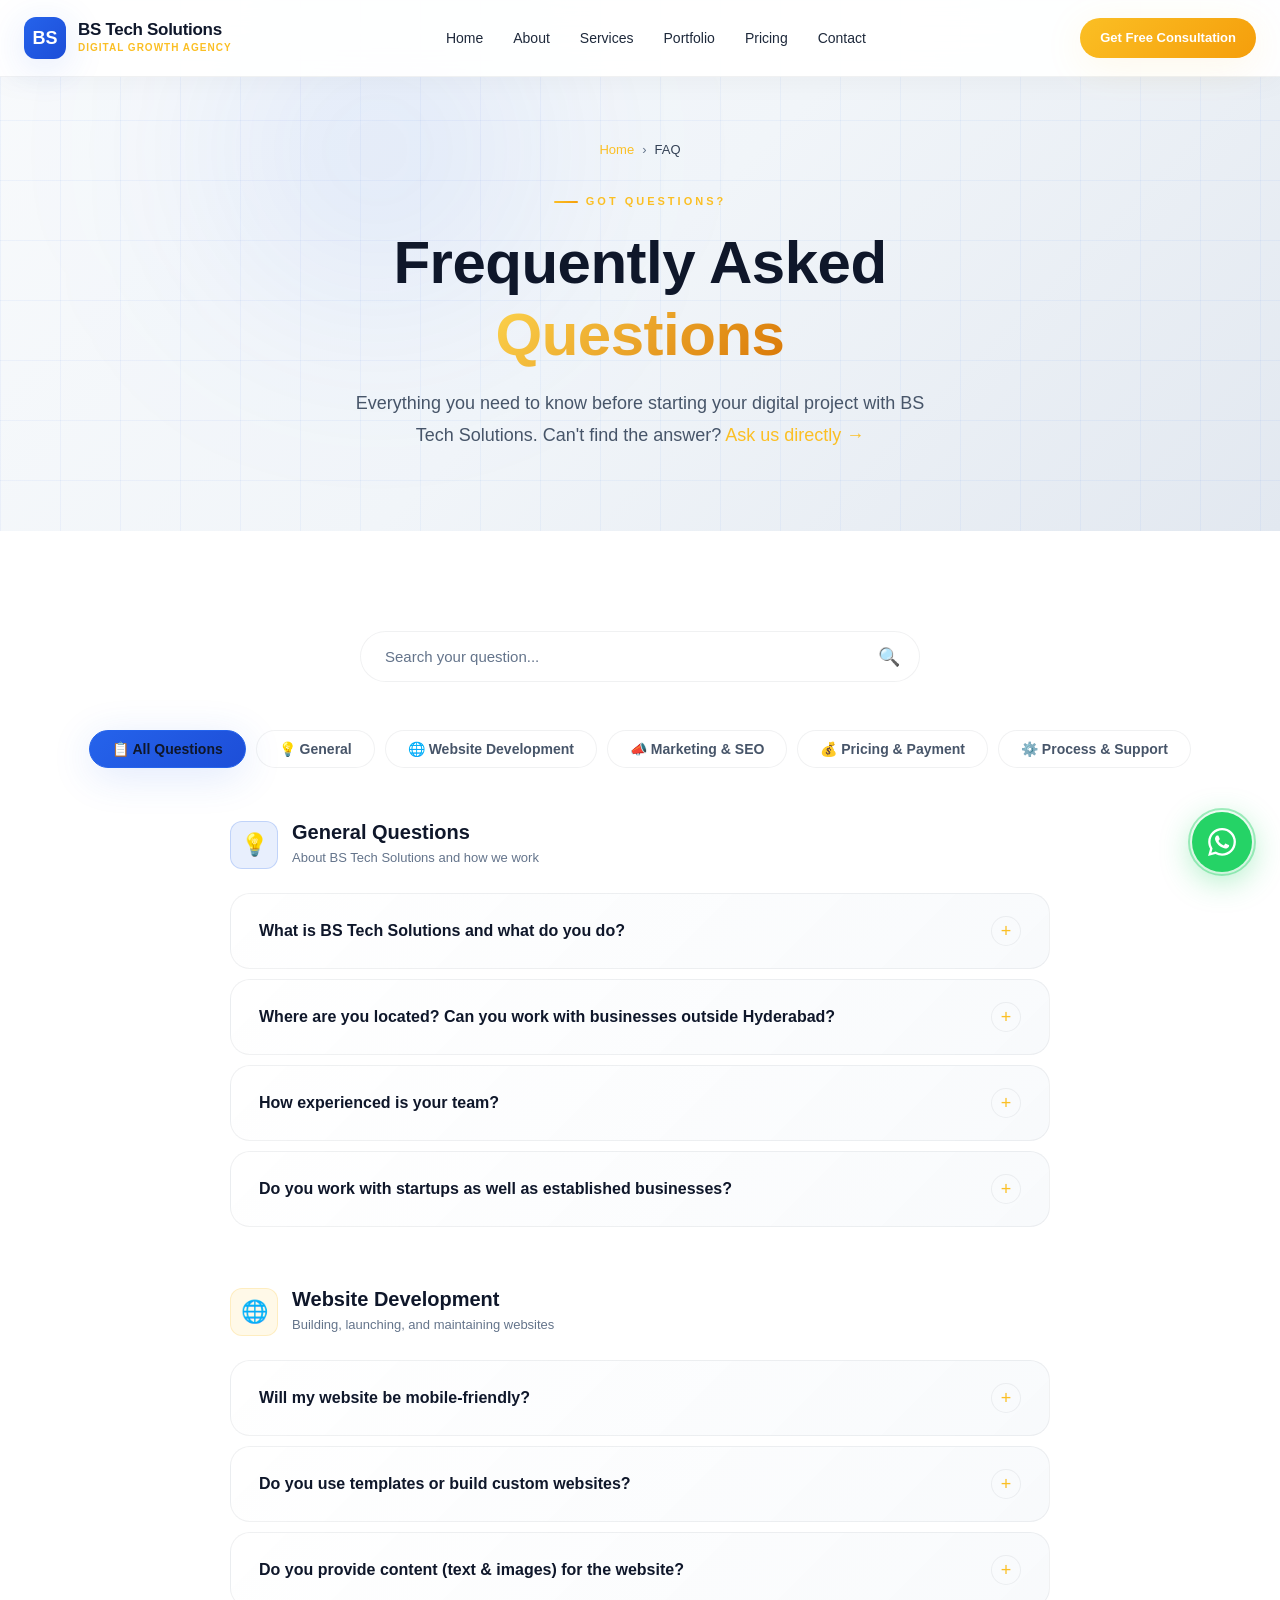
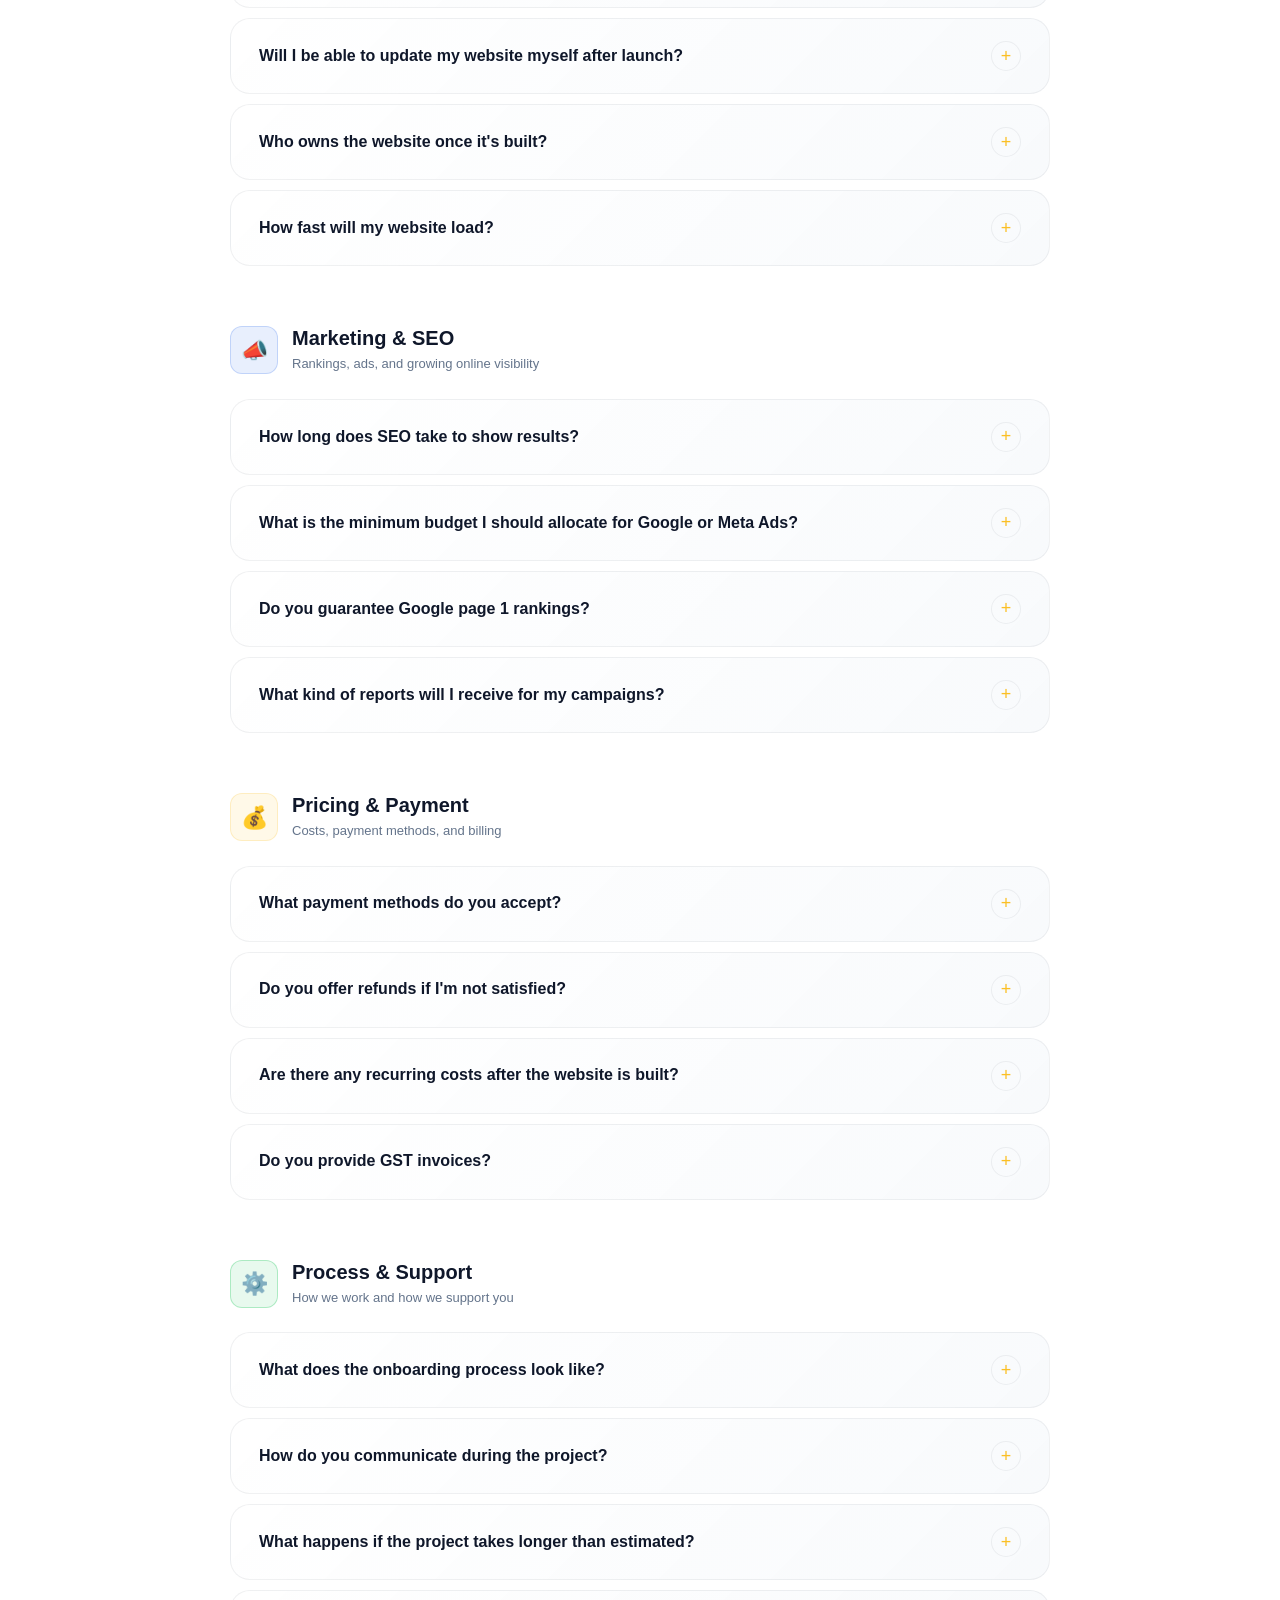
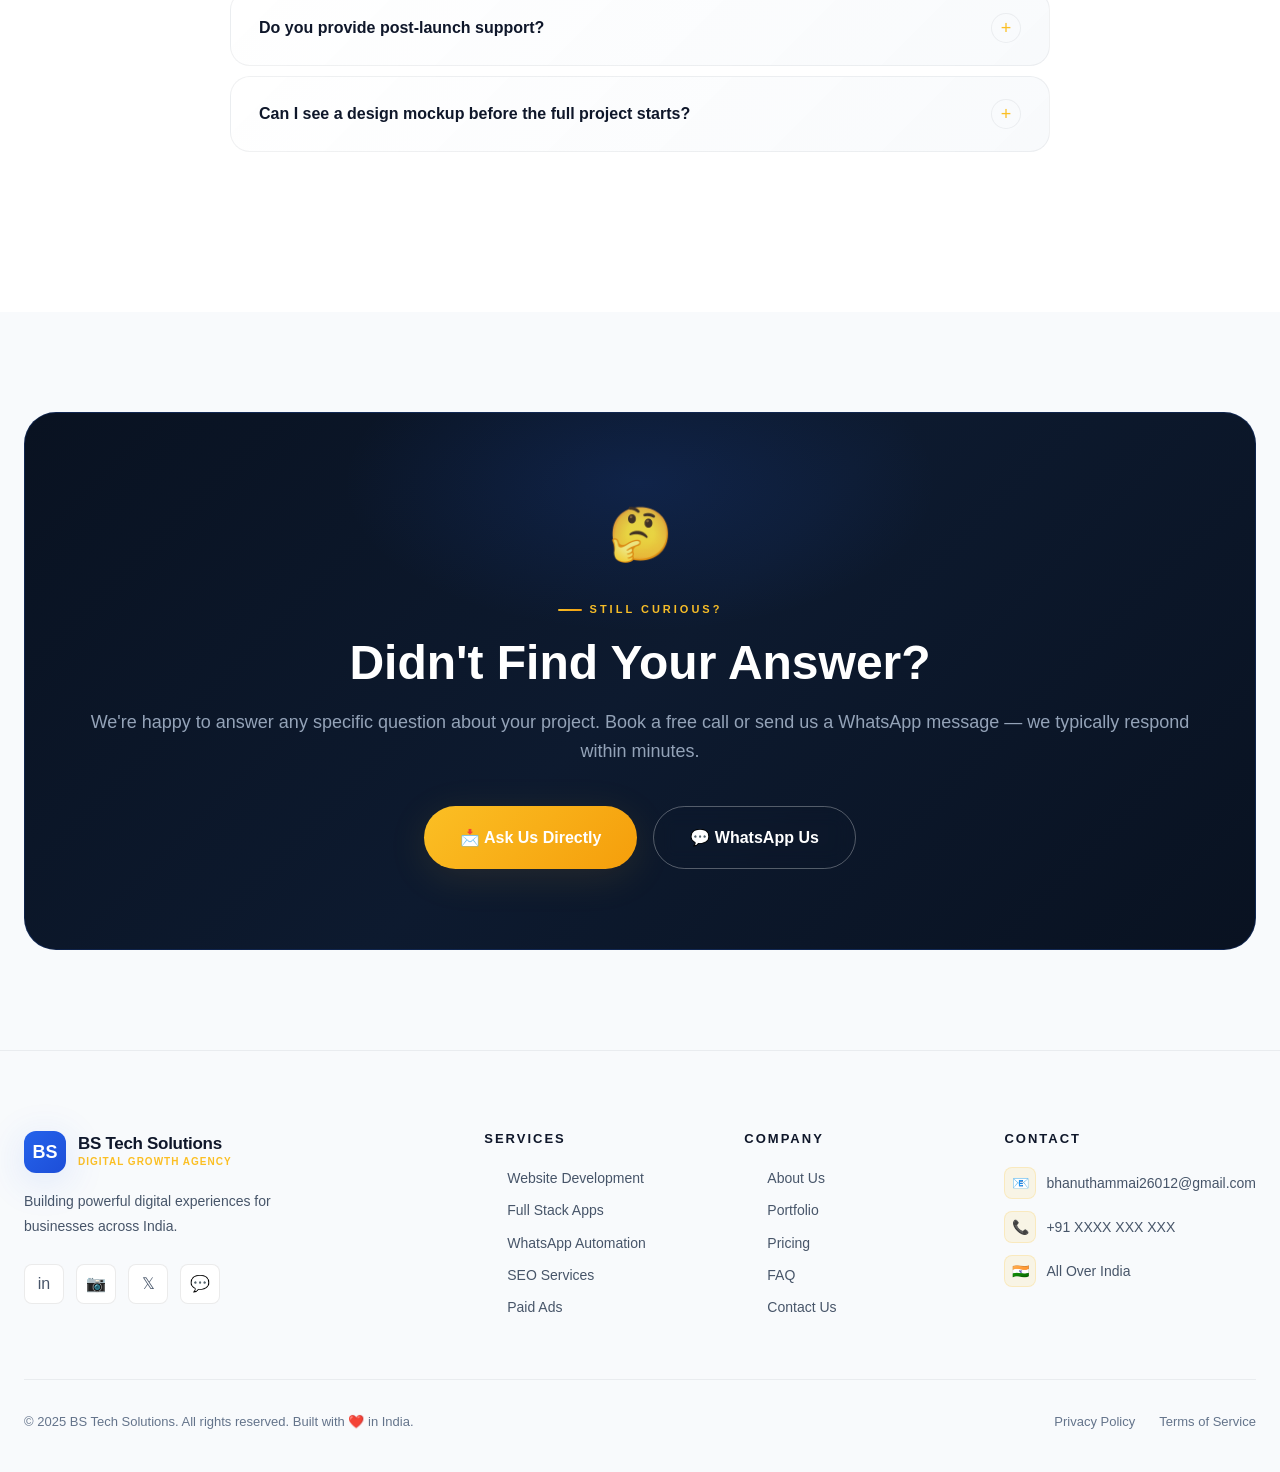
<file: faq.html>
<!DOCTYPE html>
<html lang="en">

<head>
    <meta charset="UTF-8">
    <meta name="viewport" content="width=device-width, initial-scale=1.0">
    <title>FAQ | BS Tech Solutions — Frequently Asked Questions</title>
    <meta name="description"
        content="Answers to the most common questions about BS Tech Solutions services, pricing, timelines, and working process. Web development and digital marketing FAQs for Indian businesses.">
    <link rel="canonical" href="https://bstechsolutions.in/faq.html">
    <link rel="stylesheet" href="css/style.css">
    <style>
        .faq-category-nav {
            display: flex;
            gap: 10px;
            justify-content: center;
            flex-wrap: wrap;
            margin-bottom: 52px;
        }

        .faq-cat-btn {
            padding: 10px 22px;
            border-radius: var(--radius-full);
            font-size: 14px;
            font-weight: 600;
            cursor: pointer;
            border: 1px solid var(--border-subtle);
            background: rgba(255, 255, 255, 0.03);
            color: var(--gray-400);
            transition: var(--transition);
            display: flex;
            align-items: center;
            gap: 8px;
        }

        .faq-cat-btn:hover,
        .faq-cat-btn.active {
            background: var(--gradient-blue);
            border-color: var(--blue-500);
            color: var(--white);
            box-shadow: var(--shadow-blue);
        }

        .faq-section {
            max-width: 820px;
            margin: 0 auto 60px;
        }

        .faq-section-title {
            display: flex;
            align-items: center;
            gap: 14px;
            margin-bottom: 24px;
        }

        .faq-section-icon {
            width: 48px;
            height: 48px;
            border-radius: var(--radius-md);
            background: rgba(37, 99, 235, 0.1);
            border: 1px solid var(--border-blue);
            display: flex;
            align-items: center;
            justify-content: center;
            font-size: 22px;
            flex-shrink: 0;
        }

        .faq-section-icon.gold {
            background: rgba(251, 191, 36, 0.1);
            border-color: var(--border-gold);
        }

        .faq-section-icon.green {
            background: rgba(34, 197, 94, 0.1);
            border-color: rgba(34, 197, 94, 0.3);
        }

        .faq-item {
            border: 1px solid var(--border-subtle);
            border-radius: var(--radius-lg);
            margin-bottom: 10px;
            overflow: hidden;
            transition: var(--transition);
            background: var(--gradient-card);
        }

        .faq-item:hover {
            border-color: var(--border-blue);
        }

        .faq-item.open {
            border-color: var(--border-gold);
        }

        .faq-q {
            display: flex;
            align-items: center;
            justify-content: space-between;
            padding: 22px 28px;
            cursor: pointer;
            gap: 16px;
        }

        .faq-q-text {
            font-size: 16px;
            font-weight: 600;
            color: var(--white);
            line-height: 1.4;
        }

        .faq-icon {
            width: 30px;
            height: 30px;
            border-radius: var(--radius-full);
            background: rgba(255, 255, 255, 0.05);
            border: 1px solid var(--border-subtle);
            display: flex;
            align-items: center;
            justify-content: center;
            font-size: 18px;
            color: var(--gold-400);
            flex-shrink: 0;
            transition: var(--transition);
        }

        .faq-item.open .faq-icon {
            transform: rotate(45deg);
            background: rgba(251, 191, 36, 0.1);
            border-color: var(--border-gold);
        }

        .faq-a {
            max-height: 0;
            overflow: hidden;
            transition: max-height 0.4s ease;
        }

        .faq-a.open {
            max-height: 600px;
        }

        .faq-a-inner {
            padding: 0 28px 24px;
            font-size: 15px;
            color: var(--gray-400);
            line-height: 1.8;
            border-top: 1px solid var(--border-subtle);
            padding-top: 20px;
        }

        .faq-a-inner a {
            color: var(--gold-400);
            text-decoration: underline;
            text-underline-offset: 3px;
        }

        .faq-a-inner ul {
            list-style: none;
            margin: 12px 0;
            display: flex;
            flex-direction: column;
            gap: 8px;
        }

        .faq-a-inner ul li::before {
            content: '→ ';
            color: var(--gold-400);
            font-weight: 700;
        }

        /* Search bar */
        .faq-search-wrap {
            max-width: 560px;
            margin: 0 auto 48px;
            position: relative;
        }

        .faq-search {
            width: 100%;
            background: rgba(255, 255, 255, 0.04);
            border: 1px solid var(--border-subtle);
            border-radius: var(--radius-full);
            padding: 16px 56px 16px 24px;
            font-size: 15px;
            color: var(--white);
            font-family: var(--font-body);
            outline: none;
            transition: var(--transition);
        }

        .faq-search:focus {
            border-color: var(--blue-500);
            box-shadow: 0 0 0 3px rgba(37, 99, 235, 0.15);
            background: rgba(255, 255, 255, 0.06);
        }

        .faq-search::placeholder {
            color: var(--gray-500);
        }

        .faq-search-icon {
            position: absolute;
            right: 20px;
            top: 50%;
            transform: translateY(-50%);
            font-size: 18px;
            color: var(--gray-500);
            pointer-events: none;
        }

        .faq-no-results {
            display: none;
            text-align: center;
            padding: 48px 0;
            color: var(--gray-500);
            font-size: 16px;
        }
    </style>
</head>

<body>

    <div class="scroll-progress" id="scrollProgress"></div>

    <!-- NAVBAR -->
    <nav class="navbar navbar-scrolled" id="navbar">
        <div class="navbar-inner">
            <a href="index.html" class="logo">
                <div class="logo-icon">BS</div>
                <div class="logo-text">
                    <span class="logo-name">BS Tech Solutions</span>
                    <span class="logo-tagline">Digital Growth Agency</span>
                </div>
            </a>
            <div class="nav-links">
                <a href="index.html" class="nav-link">Home</a>
                <a href="about.html" class="nav-link">About</a>
                <a href="services.html" class="nav-link">Services</a>
                <a href="portfolio.html" class="nav-link">Portfolio</a>
                <a href="pricing.html" class="nav-link">Pricing</a>
                <a href="contact.html" class="nav-link">Contact</a>
            </div>
            <div class="nav-cta">
                <a href="contact.html" class="btn btn-gold btn-sm">Get Free Consultation</a>
                <button class="hamburger" id="hamburger" aria-label="Toggle menu">
                    <span></span><span></span><span></span>
                </button>
            </div>
        </div>
    </nav>
    <div class="mobile-menu" id="mobileMenu">
        <a href="index.html" class="nav-link">Home</a>
        <a href="about.html" class="nav-link">About</a>
        <a href="services.html" class="nav-link">Services</a>
        <a href="portfolio.html" class="nav-link">Portfolio</a>
        <a href="pricing.html" class="nav-link">Pricing</a>
        <a href="contact.html" class="nav-link">Contact</a>
        <a href="contact.html" class="btn btn-gold" style="margin-top:12px;">Get Free Consultation</a>
    </div>

    <!-- PAGE HERO -->
    <section class="page-hero">
        <div class="page-hero-grid"></div>
        <div class="hero-glow"
            style="width:500px;height:400px;background:radial-gradient(circle,rgba(37,99,235,0.15) 0%,transparent 70%);top:-50px;left:10%;filter:blur(100px);position:absolute;pointer-events:none;">
        </div>
        <div class="container">
            <div class="page-hero-content" style="text-align:center;max-width:700px;margin:0 auto;">
                <div class="breadcrumb" style="justify-content:center;">
                    <a href="index.html">Home</a><span>›</span>
                    <span style="color:var(--gray-300)">FAQ</span>
                </div>
                <span class="section-label" style="justify-content:center;">Got Questions?</span>
                <h1 class="section-title" style="font-size:clamp(36px,5vw,60px);">
                    Frequently Asked <span class="text-gradient-gold">Questions</span>
                </h1>
                <p class="section-subtitle" style="margin:0 auto;">Everything you need to know before starting your
                    digital project with BS Tech Solutions. Can't find the answer? <a href="contact.html"
                        style="color:var(--gold-400);">Ask us directly →</a></p>
            </div>
        </div>
    </section>

    <!-- FAQ CONTENT -->
    <section class="section bg-dark">
        <div class="container">

            <!-- Search -->
            <div class="faq-search-wrap animate-on-scroll">
                <input type="text" class="faq-search" id="faqSearch" placeholder="Search your question..."
                    oninput="searchFaq(this.value)">
                <span class="faq-search-icon">🔍</span>
            </div>

            <!-- Category Nav -->
            <div class="faq-category-nav animate-on-scroll">
                <button class="faq-cat-btn active" onclick="filterFaqCat('all', this)">📋 All Questions</button>
                <button class="faq-cat-btn" onclick="filterFaqCat('general', this)">💡 General</button>
                <button class="faq-cat-btn" onclick="filterFaqCat('web', this)">🌐 Website Development</button>
                <button class="faq-cat-btn" onclick="filterFaqCat('marketing', this)">📣 Marketing & SEO</button>
                <button class="faq-cat-btn" onclick="filterFaqCat('pricing', this)">💰 Pricing & Payment</button>
                <button class="faq-cat-btn" onclick="filterFaqCat('process', this)">⚙️ Process & Support</button>
            </div>

            <div id="faqNoResults" class="faq-no-results">
                😕 No questions found matching your search. <a href="contact.html"
                    style="color:var(--gold-400);">Ask us directly →</a>
            </div>

            <!-- ── GENERAL ── -->
            <div class="faq-section animate-on-scroll" data-cat="general" id="cat-general">
                <div class="faq-section-title">
                    <div class="faq-section-icon">💡</div>
                    <div>
                        <h3 style="font-size:20px;font-weight:800;color:var(--white);margin-bottom:4px;">General
                            Questions</h3>
                        <p style="font-size:13px;color:var(--gray-500);">About BS Tech Solutions and how we work</p>
                    </div>
                </div>

                <div class="faq-item" data-cat="general">
                    <div class="faq-q" onclick="toggleFaq(this)">
                        <span class="faq-q-text">What is BS Tech Solutions and what do you do?</span>
                        <span class="faq-icon">+</span>
                    </div>
                    <div class="faq-a">
                        <div class="faq-a-inner">BS Tech Solutions is a premium digital agency based in India, serving
                            businesses across all 28+ states. We specialize in website development, full-stack web
                            applications, WhatsApp automation, SEO, and paid digital marketing. Our mission is simple:
                            help Indian businesses build powerful digital infrastructure that generates real, measurable
                            growth.</div>
                    </div>
                </div>

                <div class="faq-item" data-cat="general">
                    <div class="faq-q" onclick="toggleFaq(this)">
                        <span class="faq-q-text">Where are you located? Can you work with businesses outside Hyderabad?
                        </span>
                        <span class="faq-icon">+</span>
                    </div>
                    <div class="faq-a">
                        <div class="faq-a-inner">We are based in Hyderabad but operate as a fully remote-first agency.
                            We have clients in Mumbai, Delhi, Bangalore, Chennai, Pune, Kolkata, Jaipur, and many
                            tier-2 and tier-3 cities. Geography is never a barrier — all our project communication,
                            feedback, and delivery happens smoothly online via calls, WhatsApp, and email.</div>
                    </div>
                </div>

                <div class="faq-item" data-cat="general">
                    <div class="faq-q" onclick="toggleFaq(this)">
                        <span class="faq-q-text">How experienced is your team?</span>
                        <span class="faq-icon">+</span>
                    </div>
                    <div class="faq-a">
                        <div class="faq-a-inner">Our team has 3+ years of combined agency experience with 50+ projects
                            delivered across industries including F&B, healthcare, real estate, e-commerce, education,
                            and professional services. Every project is handled by specialists — dedicated developers,
                            designers, and marketers — not generalists who "do everything."</div>
                    </div>
                </div>

                <div class="faq-item" data-cat="general">
                    <div class="faq-q" onclick="toggleFaq(this)">
                        <span class="faq-q-text">Do you work with startups as well as established businesses?</span>
                        <span class="faq-icon">+</span>
                    </div>
                    <div class="faq-a">
                        <div class="faq-a-inner">Absolutely. We work with everyone from first-time entrepreneurs
                            launching their first website to established SMEs looking to scale their digital operations.
                            Our packages are designed to be flexible — you can start small and grow with us. Many of our
                            clients started with a basic website and now run full marketing automation and SEO
                            campaigns.</div>
                    </div>
                </div>
            </div>

            <!-- ── WEB DEVELOPMENT ── -->
            <div class="faq-section animate-on-scroll" data-cat="web" id="cat-web">
                <div class="faq-section-title">
                    <div class="faq-section-icon gold">🌐</div>
                    <div>
                        <h3 style="font-size:20px;font-weight:800;color:var(--white);margin-bottom:4px;">Website
                            Development</h3>
                        <p style="font-size:13px;color:var(--gray-500);">Building, launching, and maintaining websites
                        </p>
                    </div>
                </div>

                <div class="faq-item" data-cat="web">
                    <div class="faq-q" onclick="toggleFaq(this)">
                        <span class="faq-q-text">Will my website be mobile-friendly?</span>
                        <span class="faq-icon">+</span>
                    </div>
                    <div class="faq-a">
                        <div class="faq-a-inner">100%. Every website we build is mobile-first — meaning we design and
                            develop for mobile screens first, then scale up to desktop. With over 70% of Indian internet
                            traffic coming from mobile devices, this is non-negotiable for us. We test across iOS,
                            Android, and all major screen sizes before delivery.</div>
                    </div>
                </div>

                <div class="faq-item" data-cat="web">
                    <div class="faq-q" onclick="toggleFaq(this)">
                        <span class="faq-q-text">Do you use templates or build custom websites?</span>
                        <span class="faq-icon">+</span>
                    </div>
                    <div class="faq-a">
                        <div class="faq-a-inner">We build fully custom websites from scratch. No Themeforest themes, no
                            recycled layouts. Every design is created specifically for your brand, industry, and
                            target audience. Custom builds perform better in SEO, load faster, and stand out more than
                            template sites which often look identical to competitors.</div>
                    </div>
                </div>

                <div class="faq-item" data-cat="web">
                    <div class="faq-q" onclick="toggleFaq(this)">
                        <span class="faq-q-text">Do you provide content (text & images) for the website?</span>
                        <span class="faq-icon">+</span>
                    </div>
                    <div class="faq-a">
                        <div class="faq-a-inner">The best websites use the client's real content — your services,
                            photos, and messaging. We provide a content brief guiding you on exactly what to share.
                            However, if you need copywriting or professional imagery, we offer:
                            <ul>
                                <li>SEO copywriting for all pages (+add-on)</li>
                                <li>Professional stock photography sourcing</li>
                                <li>Brand logo and basic graphic design</li>
                            </ul>
                            Ask us to include these in your quote.
                        </div>
                    </div>
                </div>

                <div class="faq-item" data-cat="web">
                    <div class="faq-q" onclick="toggleFaq(this)">
                        <span class="faq-q-text">Will I be able to update my website myself after launch?</span>
                        <span class="faq-icon">+</span>
                    </div>
                    <div class="faq-a">
                        <div class="faq-a-inner">Yes, for WordPress-based projects you get full admin access and can
                            update content, images, and blog posts independently. For custom-built applications, we
                            provide a simple admin CMS panel. We also provide a video walkthrough showing how to manage
                            your website after handover. And if you ever need changes, our maintenance plans have you
                            covered.</div>
                    </div>
                </div>

                <div class="faq-item" data-cat="web">
                    <div class="faq-q" onclick="toggleFaq(this)">
                        <span class="faq-q-text">Who owns the website once it's built?</span>
                        <span class="faq-icon">+</span>
                    </div>
                    <div class="faq-a">
                        <div class="faq-a-inner">You own 100% of your website — domain, code, hosting, and all content.
                            Domain and hosting are registered in your name. We deliver all source code upon final
                            payment. You're never locked into using our services to keep the site running.</div>
                    </div>
                </div>

                <div class="faq-item" data-cat="web">
                    <div class="faq-q" onclick="toggleFaq(this)">
                        <span class="faq-q-text">How fast will my website load?</span>
                        <span class="faq-icon">+</span>
                    </div>
                    <div class="faq-a">
                        <div class="faq-a-inner">Speed is a priority. All our websites are optimized for Core Web
                            Vitals — the Google ranking signals related to speed and user experience. Typical results: 
                            under 2-second load time, 90+ PageSpeed score. We achieve this through lazy loading, image
                            compression, minification, caching, and CDN setup.</div>
                    </div>
                </div>
            </div>

            <!-- ── MARKETING & SEO ── -->
            <div class="faq-section animate-on-scroll" data-cat="marketing" id="cat-marketing">
                <div class="faq-section-title">
                    <div class="faq-section-icon">📣</div>
                    <div>
                        <h3 style="font-size:20px;font-weight:800;color:var(--white);margin-bottom:4px;">Marketing &
                            SEO</h3>
                        <p style="font-size:13px;color:var(--gray-500);">Rankings, ads, and growing online visibility
                        </p>
                    </div>
                </div>

                <div class="faq-item" data-cat="marketing">
                    <div class="faq-q" onclick="toggleFaq(this)">
                        <span class="faq-q-text">How long does SEO take to show results?</span>
                        <span class="faq-icon">+</span>
                    </div>
                    <div class="faq-a">
                        <div class="faq-a-inner">SEO is a long-term investment. You can typically expect to see:
                            <ul>
                                <li>Months 1–2: Technical fixes, indexation improvements, early ranking signals</li>
                                <li>Months 3–4: Noticeable improvements for long-tail and local keywords</li>
                                <li>Months 4–6: Page 1 rankings for primary keywords begin</li>
                                <li>Month 6+: Sustained organic traffic growth and compounding returns</li>
                            </ul>
                            Beware any agency promising "page 1 in 2 weeks" — that's either paid ads being
                            misrepresented, or black-hat tactics that will eventually get your site penalized.
                        </div>
                    </div>
                </div>

                <div class="faq-item" data-cat="marketing">
                    <div class="faq-q" onclick="toggleFaq(this)">
                        <span class="faq-q-text">What is the minimum budget I should allocate for Google or Meta Ads?
                        </span>
                        <span class="faq-icon">+</span>
                    </div>
                    <div class="faq-a">
                        <div class="faq-a-inner">For meaningful results, we recommend a minimum ad spend of ₹10,000–
                            ₹15,000 per month per platform. Below this, the data collected is too limited to optimize
                            effectively. Our management fee is separate from your ad budget. For local businesses with
                            tight budgets, we'll recommend the platform where your audience is most active to maximize
                            impact.</div>
                    </div>
                </div>

                <div class="faq-item" data-cat="marketing">
                    <div class="faq-q" onclick="toggleFaq(this)">
                        <span class="faq-q-text">Do you guarantee Google page 1 rankings?</span>
                        <span class="faq-icon">+</span>
                    </div>
                    <div class="faq-a">
                        <div class="faq-a-inner">No reputable SEO agency can guarantee specific rankings — Google's
                            algorithm changes constantly and there are hundreds of factors involved. What we guarantee
                            is: thorough strategy, complete transparency, white-hat methods that won't put your site at
                            risk, and proven results. Our case studies show consistent page 1 rankings achieved within
                            4–6 months for targeted keywords.</div>
                    </div>
                </div>

                <div class="faq-item" data-cat="marketing">
                    <div class="faq-q" onclick="toggleFaq(this)">
                        <span class="faq-q-text">What kind of reports will I receive for my campaigns?</span>
                        <span class="faq-icon">+</span>
                    </div>
                    <div class="faq-a">
                        <div class="faq-a-inner">We believe in full transparency. You receive:
                            <ul>
                                <li>Monthly SEO reports: keyword rankings, traffic data, backlinks acquired</li>
                                <li>Weekly ad reports: impressions, clicks, conversions, cost-per-lead</li>
                                <li>Monthly strategy reviews: what worked, what we're optimizing, next steps</li>
                            </ul>
                            All reports are in plain English — no jargon, no vanity metrics. Just numbers that connect
                            to your business goals.
                        </div>
                    </div>
                </div>
            </div>

            <!-- ── PRICING & PAYMENT ── -->
            <div class="faq-section animate-on-scroll" data-cat="pricing" id="cat-pricing">
                <div class="faq-section-title">
                    <div class="faq-section-icon gold">💰</div>
                    <div>
                        <h3 style="font-size:20px;font-weight:800;color:var(--white);margin-bottom:4px;">Pricing &
                            Payment</h3>
                        <p style="font-size:13px;color:var(--gray-500);">Costs, payment methods, and billing</p>
                    </div>
                </div>

                <div class="faq-item" data-cat="pricing">
                    <div class="faq-q" onclick="toggleFaq(this)">
                        <span class="faq-q-text">What payment methods do you accept?</span>
                        <span class="faq-icon">+</span>
                    </div>
                    <div class="faq-a">
                        <div class="faq-a-inner">We accept all major payment methods including UPI (PhonePe, GPay,
                            Paytm), bank transfer (NEFT/RTGS/IMPS), and for larger projects, we can issue formal
                            invoices. We provide GST-compliant invoices for all payments. International clients can pay
                            via Wise or bank wire transfer.</div>
                    </div>
                </div>

                <div class="faq-item" data-cat="pricing">
                    <div class="faq-q" onclick="toggleFaq(this)">
                        <span class="faq-q-text">Do you offer refunds if I'm not satisfied?</span>
                        <span class="faq-icon">+</span>
                    </div>
                    <div class="faq-a">
                        <div class="faq-a-inner">We have a milestone-based payment structure specifically to protect
                            both parties. The advance payment covers initial design work. We work through revision
                            rounds to ensure you're happy before proceeding to each next stage. If we cannot deliver
                            what was agreed in the contract, we will refund the relevant payment portion. Full terms are
                            in our <a href="terms.html">Terms of Service</a>.</div>
                    </div>
                </div>

                <div class="faq-item" data-cat="pricing">
                    <div class="faq-q" onclick="toggleFaq(this)">
                        <span class="faq-q-text">Are there any recurring costs after the website is built?</span>
                        <span class="faq-icon">+</span>
                    </div>
                    <div class="faq-a">
                        <div class="faq-a-inner">The website development fee is a one-time cost. However, to keep your
                            website live and secure, you'll need:
                            <ul>
                                <li>Domain renewal: ~₹800–₹1,500/year (paid to registrar)</li>
                                <li>Web hosting: ~₹3,000–₹8,000/year (paid to hosting provider)</li>
                                <li>SSL certificate: usually included with hosting</li>
                                <li>Maintenance plan (optional): starts at ₹1,999/mo</li>
                            </ul>
                            We'll give you a complete cost estimate for year 1 and beyond during our consultation.
                        </div>
                    </div>
                </div>

                <div class="faq-item" data-cat="pricing">
                    <div class="faq-q" onclick="toggleFaq(this)">
                        <span class="faq-q-text">Do you provide GST invoices?</span>
                        <span class="faq-icon">+</span>
                    </div>
                    <div class="faq-a">
                        <div class="faq-a-inner">Yes, we provide proper GST-compliant invoices for all our services.
                            This ensures you can claim input tax credit (ITC) where applicable for your business. Our
                            GSTIN is available on all invoices.</div>
                    </div>
                </div>
            </div>

            <!-- ── PROCESS & SUPPORT ── -->
            <div class="faq-section animate-on-scroll" data-cat="process" id="cat-process">
                <div class="faq-section-title">
                    <div class="faq-section-icon green">⚙️</div>
                    <div>
                        <h3 style="font-size:20px;font-weight:800;color:var(--white);margin-bottom:4px;">Process &
                            Support</h3>
                        <p style="font-size:13px;color:var(--gray-500);">How we work and how we support you</p>
                    </div>
                </div>

                <div class="faq-item" data-cat="process">
                    <div class="faq-q" onclick="toggleFaq(this)">
                        <span class="faq-q-text">What does the onboarding process look like?</span>
                        <span class="faq-icon">+</span>
                    </div>
                    <div class="faq-a">
                        <div class="faq-a-inner">Our process is straightforward:
                            <ul>
                                <li><strong style="color:var(--white);">Step 1:</strong> Free 30-min strategy call to
                                    understand your goals</li>
                                <li><strong style="color:var(--white);">Step 2:</strong> We share a detailed proposal
                                    with scope, timeline, and pricing within 24 hours</li>
                                <li><strong style="color:var(--white);">Step 3:</strong> Agreement signed + advance
                                    payment to kick off</li>
                                <li><strong style="color:var(--white);">Step 4:</strong> Content brief sent — you
                                    provide your materials</li>
                                <li><strong style="color:var(--white);">Step 5:</strong> Design → Review → Development →
                                    Testing → Launch</li>
                            </ul>
                        </div>
                    </div>
                </div>

                <div class="faq-item" data-cat="process">
                    <div class="faq-q" onclick="toggleFaq(this)">
                        <span class="faq-q-text">How do you communicate during the project?</span>
                        <span class="faq-icon">+</span>
                    </div>
                    <div class="faq-a">
                        <div class="faq-a-inner">We communicate primarily via WhatsApp and email. You'll have a
                            dedicated point of contact — not a rotating team of strangers. We do regular progress
                            updates, and you can reach us Monday–Saturday, 9 AM–8 PM IST. For urgent issues, we
                            respond within 2 hours.</div>
                    </div>
                </div>

                <div class="faq-item" data-cat="process">
                    <div class="faq-q" onclick="toggleFaq(this)">
                        <span class="faq-q-text">What happens if the project takes longer than estimated?</span>
                        <span class="faq-icon">+</span>
                    </div>
                    <div class="faq-a">
                        <div class="faq-a-inner">We plan meticulously and 95% of our projects are delivered on
                            schedule. If a delay occurs on our side, we communicate proactively and never charge extra
                            for time overruns caused by us. If delays occur due to late content or feedback from your
                            side, we'll reschedule the timeline accordingly and notify you in advance.</div>
                    </div>
                </div>

                <div class="faq-item" data-cat="process">
                    <div class="faq-q" onclick="toggleFaq(this)">
                        <span class="faq-q-text">Do you provide post-launch support?</span>
                        <span class="faq-icon">+</span>
                    </div>
                    <div class="faq-a">
                        <div class="faq-a-inner">Yes. Every project comes with a free post-launch support period: 7
                            days for Starter sites, 30 days for Growth sites, and 60 days for Full-Stack projects. During
                            this period, any bugs or issues found are fixed at no charge. After the free support period,
                            you can continue with one of our affordable <a href="pricing.html">maintenance plans</a>.
                        </div>
                    </div>
                </div>

                <div class="faq-item" data-cat="process">
                    <div class="faq-q" onclick="toggleFaq(this)">
                        <span class="faq-q-text">Can I see a design mockup before the full project starts?</span>
                        <span class="faq-icon">+</span>
                    </div>
                    <div class="faq-a">
                        <div class="faq-a-inner">Absolutely. Our process includes a design approval stage where we
                            present your homepage design (and key page layouts for larger projects) before writing a
                            single line of code. You'll provide feedback, we revise, and only proceed to development
                            once you're 100% happy with the visual direction. This protects your investment and ensures
                            the final product matches your vision.</div>
                    </div>
                </div>
            </div>

        </div>
    </section>

    <!-- Still have questions CTA -->
    <section class="section bg-dark-2">
        <div class="container">
            <div class="cta-banner animate-on-scroll">
                <span style="font-size:52px;display:block;margin-bottom:16px;">🤔</span>
                <span class="section-label" style="justify-content:center;">Still Curious?</span>
                <h2 class="cta-title">Didn't Find Your Answer?</h2>
                <p class="cta-sub">We're happy to answer any specific question about your project. Book a free call or
                    send us a WhatsApp message — we typically respond within minutes.</p>
                <div class="cta-buttons">
                    <a href="contact.html" class="btn btn-gold btn-lg">📩 Ask Us Directly</a>
                    <a href="https://wa.me/91XXXXXXXXXX?text=Hi%20BS%20Tech%20Solutions%2C%20I%20have%20a%20question..."
                        target="_blank" class="btn btn-outline btn-lg">💬 WhatsApp Us</a>
                </div>
            </div>
        </div>
    </section>

    <!-- FOOTER -->
    <footer class="footer">
        <div class="container">
            <div class="footer-grid">
                <div class="footer-about">
                    <a href="index.html" class="logo" style="display:inline-flex;margin-bottom:0;">
                        <div class="logo-icon">BS</div>
                        <div class="logo-text">
                            <span class="logo-name">BS Tech Solutions</span>
                            <span class="logo-tagline">Digital Growth Agency</span>
                        </div>
                    </a>
                    <p>Building powerful digital experiences for businesses across India.</p>
                    <div class="footer-socials">
                        <a class="social-link" href="#" aria-label="LinkedIn">in</a>
                        <a class="social-link" href="#" aria-label="Instagram">📷</a>
                        <a class="social-link" href="#" aria-label="Twitter">𝕏</a>
                        <a class="social-link" href="#" aria-label="WhatsApp">💬</a>
                    </div>
                </div>
                <div class="footer-col">
                    <h4>Services</h4>
                    <div class="footer-links">
                        <a href="services.html" class="footer-link">Website Development</a>
                        <a href="services.html" class="footer-link">Full Stack Apps</a>
                        <a href="services.html" class="footer-link">WhatsApp Automation</a>
                        <a href="services.html" class="footer-link">SEO Services</a>
                        <a href="services.html" class="footer-link">Paid Ads</a>
                    </div>
                </div>
                <div class="footer-col">
                    <h4>Company</h4>
                    <div class="footer-links">
                        <a href="about.html" class="footer-link">About Us</a>
                        <a href="portfolio.html" class="footer-link">Portfolio</a>
                        <a href="pricing.html" class="footer-link">Pricing</a>
                        <a href="faq.html" class="footer-link">FAQ</a>
                        <a href="contact.html" class="footer-link">Contact Us</a>
                    </div>
                </div>
                <div class="footer-col">
                    <h4>Contact</h4>
                    <div class="footer-contact-item">
                        <div class="footer-contact-icon">📧</div><span>bhanuthammai26012@gmail.com</span>
                    </div>
                    <div class="footer-contact-item">
                        <div class="footer-contact-icon">📞</div><span>+91 XXXX XXX XXX</span>
                    </div>
                    <div class="footer-contact-item">
                        <div class="footer-contact-icon">🇮🇳</div><span>All Over India</span>
                    </div>
                </div>
            </div>
            <div class="footer-bottom">
                <p>© 2025 BS Tech Solutions. All rights reserved. Built with ❤️ in India.</p>
                <div class="footer-bottom-links">
                    <a href="privacy.html">Privacy Policy</a>
                    <a href="terms.html">Terms of Service</a>
                </div>
            </div>
        </div>
    </footer>

    <a class="whatsapp-float"
        href="https://wa.me/91XXXXXXXXXX?text=Hi%20BS%20Tech%20Solutions%2C%20I%20have%20a%20question."
        target="_blank" aria-label="Chat on WhatsApp">
        <div class="wa-pulse"></div>
        <svg viewBox="0 0 24 24">
            <path
                d="M17.472 14.382c-.297-.149-1.758-.867-2.03-.967-.273-.099-.471-.148-.67.15-.197.297-.767.966-.94 1.164-.173.199-.347.223-.644.075-.297-.15-1.255-.463-2.39-1.475-.883-.788-1.48-1.761-1.653-2.059-.173-.297-.018-.458.13-.606.134-.133.298-.347.446-.52.149-.174.198-.298.298-.497.099-.198.05-.371-.025-.52-.075-.149-.669-1.612-.916-2.207-.242-.579-.487-.5-.669-.51-.173-.008-.371-.01-.57-.01-.198 0-.52.074-.792.372-.272.297-1.04 1.016-1.04 2.479 0 1.462 1.065 2.875 1.213 3.074.149.198 2.096 3.2 5.077 4.487.709.306 1.262.489 1.694.625.712.227 1.36.195 1.871.118.571-.085 1.758-.719 2.006-1.413.248-.694.248-1.289.173-1.413-.074-.124-.272-.198-.57-.347m-5.421 7.403h-.004a9.87 9.87 0 01-5.031-1.378l-.361-.214-3.741.982.998-3.648-.235-.374a9.86 9.86 0 01-1.51-5.26c.001-5.45 4.436-9.884 9.888-9.884 2.64 0 5.122 1.03 6.988 2.898a9.825 9.825 0 012.893 6.994c-.003 5.45-4.437 9.884-9.885 9.884m8.413-18.297A11.815 11.815 0 0012.05 0C5.495 0 .16 5.335.157 11.892c0 2.096.547 4.142 1.588 5.945L.057 24l6.305-1.654a11.882 11.882 0 005.683 1.448h.005c6.554 0 11.89-5.335 11.893-11.893a11.821 11.821 0 00-3.48-8.413z" />
        </svg>
    </a>
    <a class="mobile-call-btn" href="tel:+91XXXXXXXXXX">📞 Call Now</a>

    <script>
        window.addEventListener('scroll', () => {
            const p = (window.scrollY / (document.documentElement.scrollHeight - window.innerHeight)) * 100;
            document.getElementById('scrollProgress').style.width = p + '%';
        });

        const hamburger = document.getElementById('hamburger');
        const mobileMenu = document.getElementById('mobileMenu');
        hamburger.addEventListener('click', () => {
            mobileMenu.classList.toggle('open');
            const spans = hamburger.querySelectorAll('span');
            const open = mobileMenu.classList.contains('open');
            spans[0].style.transform = open ? 'translateY(7px) rotate(45deg)' : '';
            spans[1].style.opacity = open ? '0' : '';
            spans[2].style.transform = open ? 'translateY(-7px) rotate(-45deg)' : '';
        });

        function toggleFaq(el) {
            const item = el.parentElement;
            const answer = item.querySelector('.faq-a');
            const isOpen = item.classList.contains('open');
            document.querySelectorAll('.faq-item').forEach(fi => {
                fi.classList.remove('open');
                fi.querySelector('.faq-a').classList.remove('open');
            });
            if (!isOpen) {
                item.classList.add('open');
                answer.classList.add('open');
            }
        }

        function filterFaqCat(cat, btn) {
            document.querySelectorAll('.faq-cat-btn').forEach(b => b.classList.remove('active'));
            btn.classList.add('active');
            document.querySelectorAll('.faq-section').forEach(s => {
                s.style.display = (cat === 'all' || s.dataset.cat === cat) ? 'block' : 'none';
            });
            // Also filter individual items for search
            document.getElementById('faqSearch').value = '';
            document.querySelectorAll('.faq-item').forEach(i => i.style.display = '');
        }

        function searchFaq(query) {
            const q = query.toLowerCase().trim();
            let visibleCount = 0;
            document.querySelectorAll('.faq-item').forEach(item => {
                const text = item.querySelector('.faq-q-text').textContent.toLowerCase() +
                    item.querySelector('.faq-a-inner').textContent.toLowerCase();
                const show = !q || text.includes(q);
                item.style.display = show ? '' : 'none';
                if (show) visibleCount++;
            });
            // Show/hide sections if empty
            document.querySelectorAll('.faq-section').forEach(s => {
                const visible = [...s.querySelectorAll('.faq-item')].some(i => i.style.display !== 'none');
                s.style.display = visible ? '' : 'none';
            });
            document.getElementById('faqNoResults').style.display = visibleCount === 0 ? 'block' : 'none';
        }

        const observer = new IntersectionObserver((entries) => {
            entries.forEach(e => { if (e.isIntersecting) e.target.classList.add('in-view'); });
        }, { threshold: 0.1, rootMargin: '0px 0px -50px 0px' });
        document.querySelectorAll('.animate-on-scroll').forEach(el => observer.observe(el));
    </script>
</body>

</html>
</file>
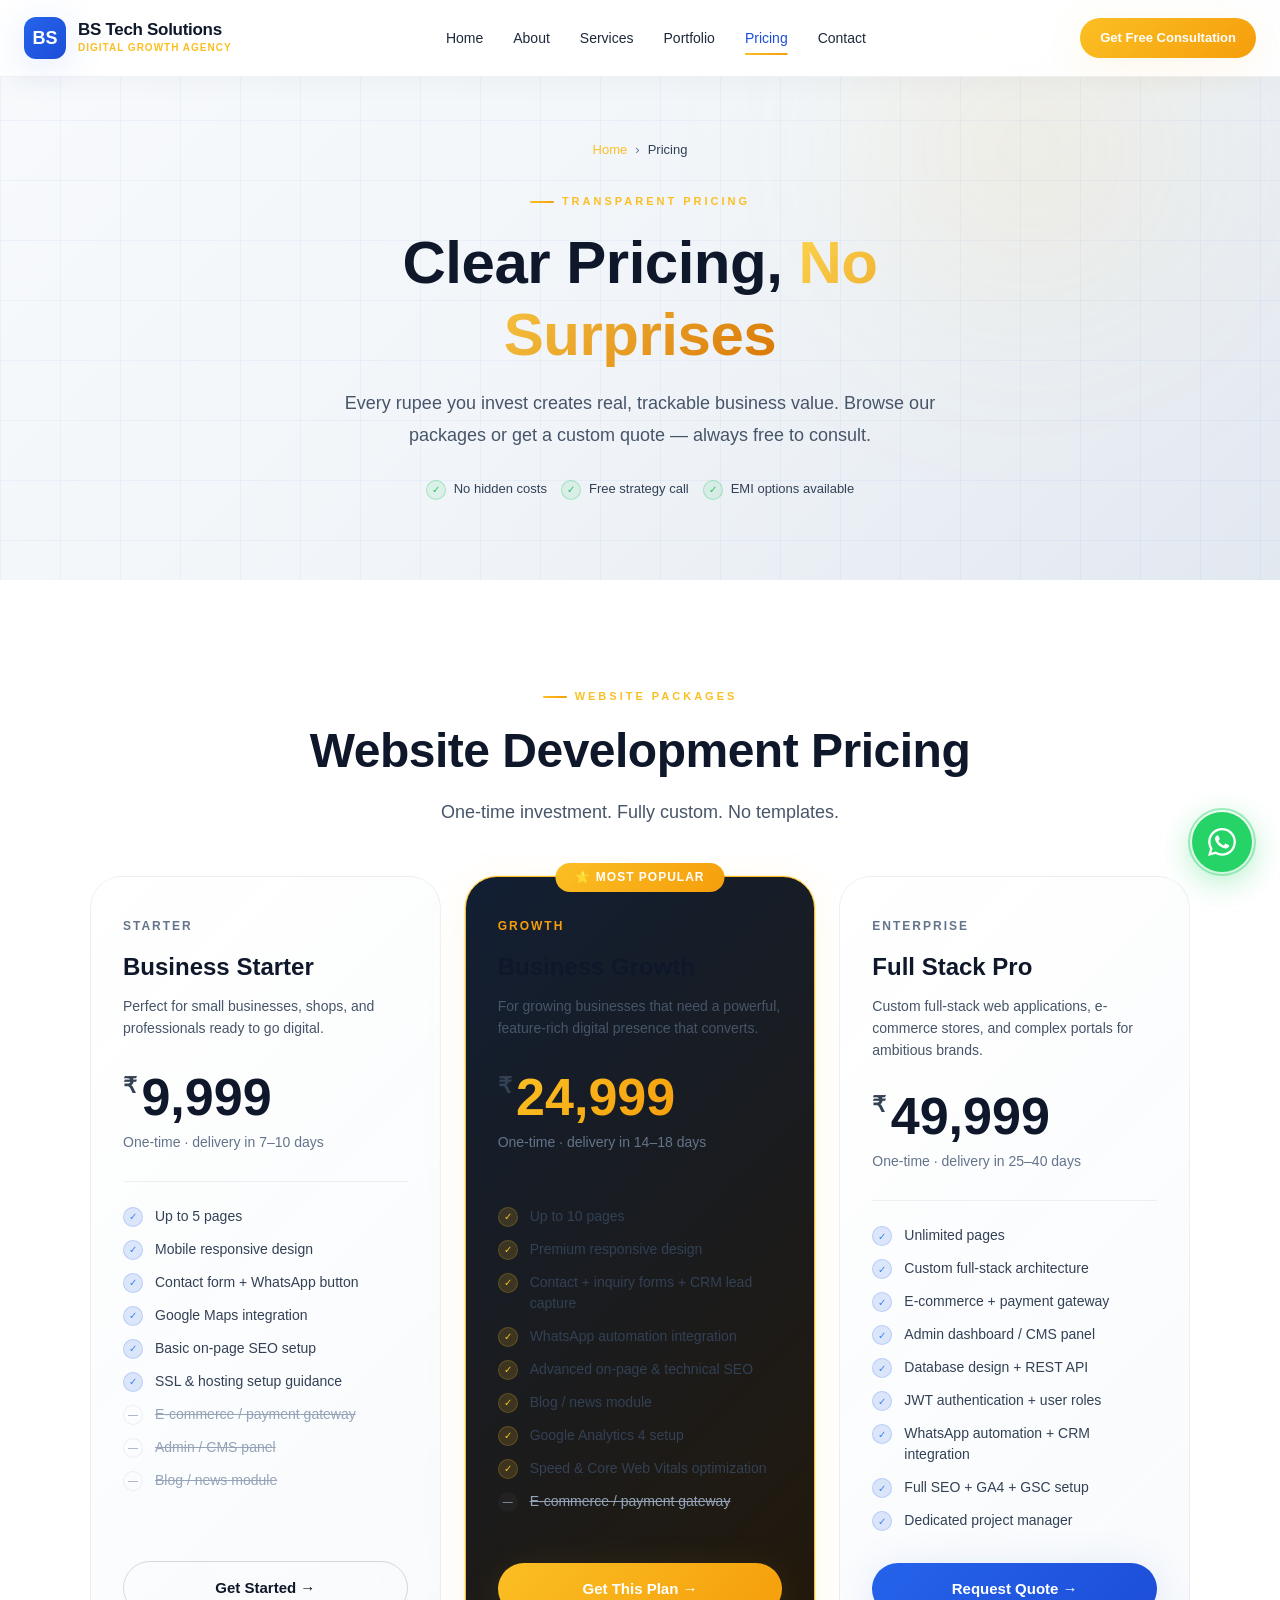
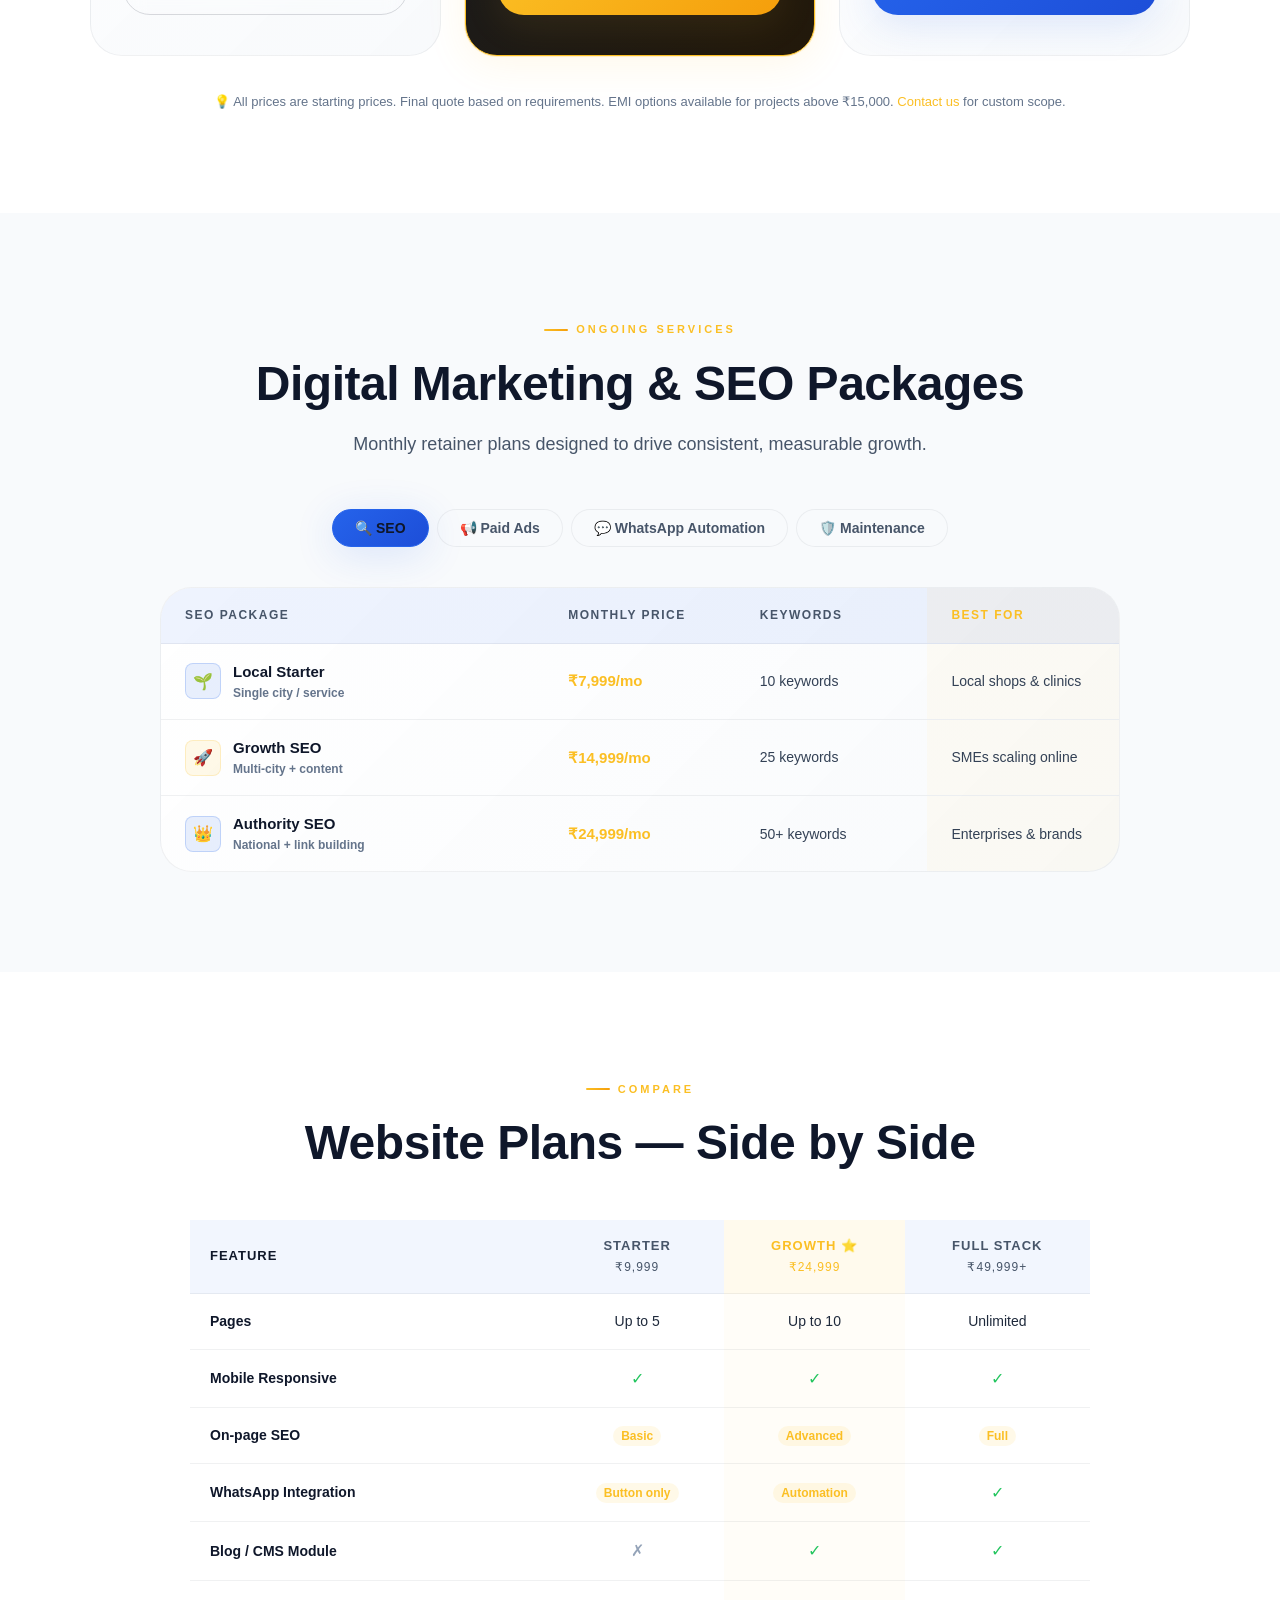
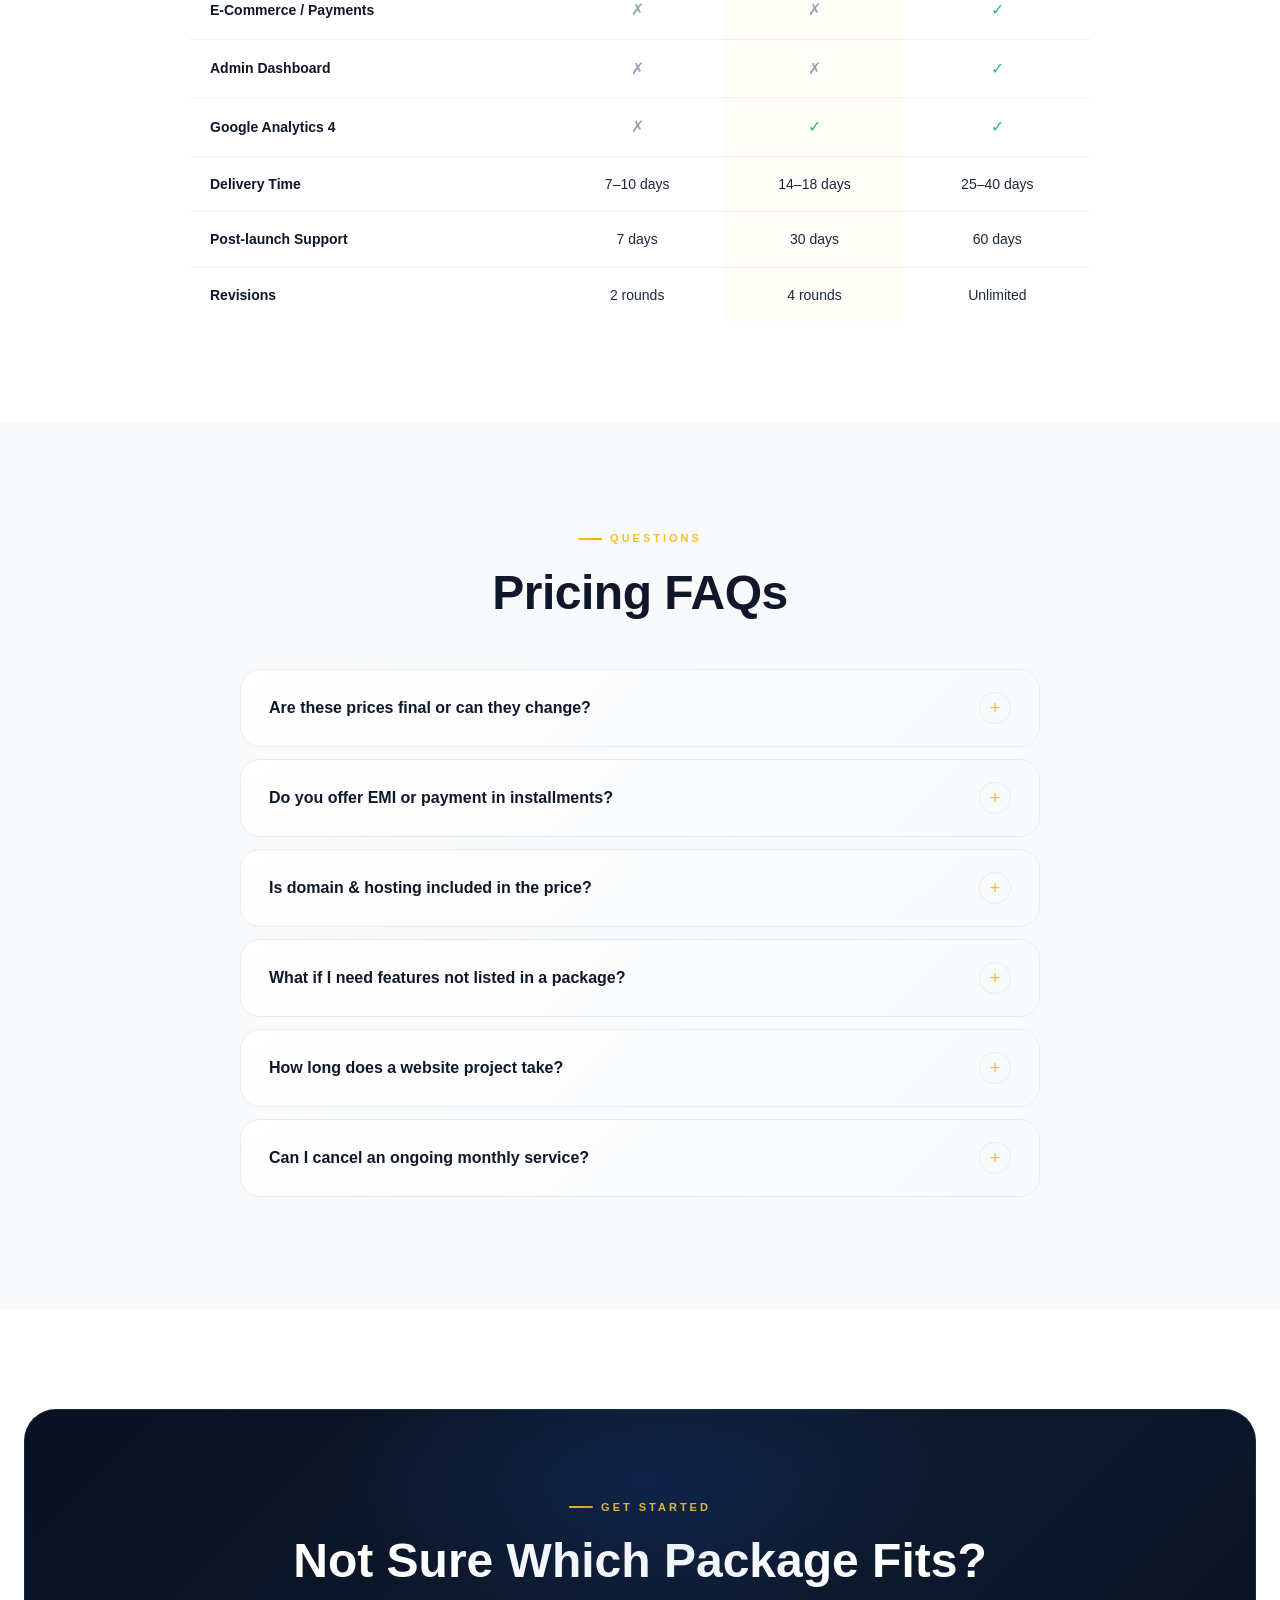
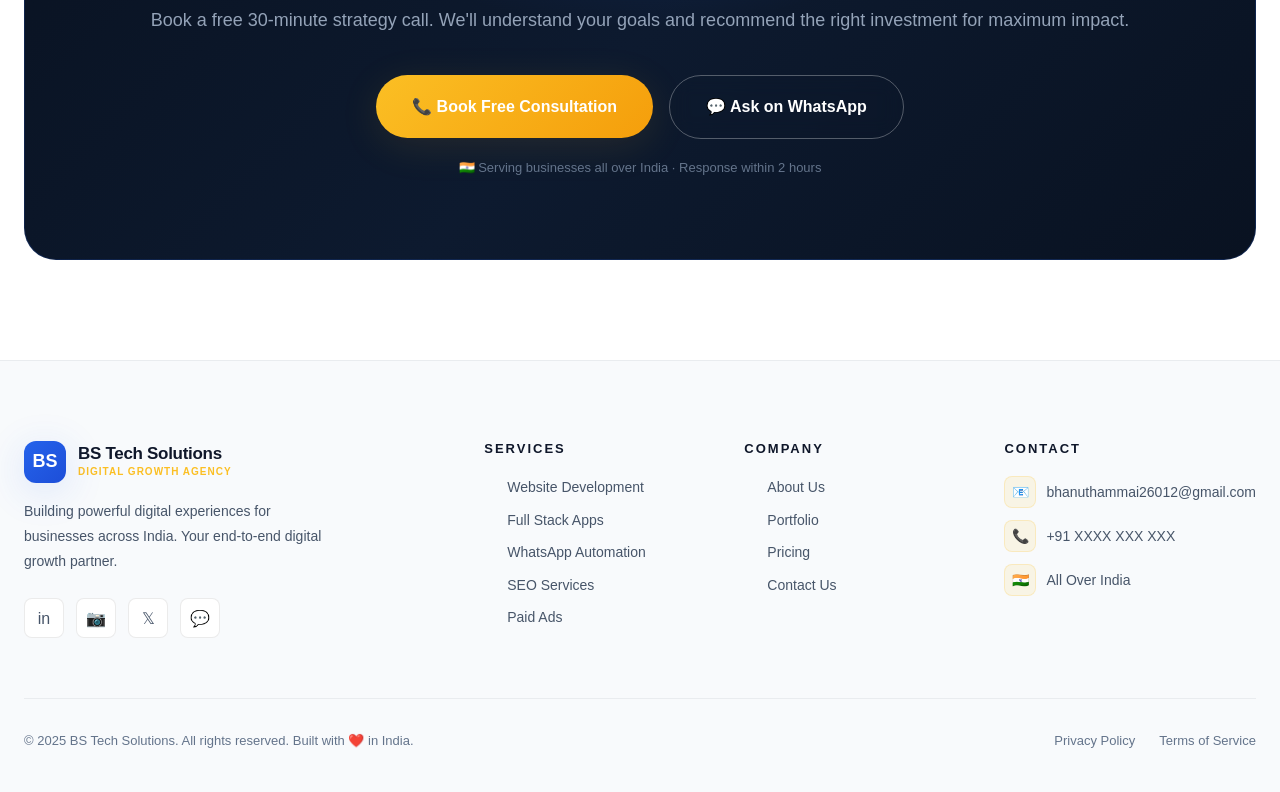
<file: pricing.html>
<!DOCTYPE html>
<html lang="en">

<head>
    <meta charset="UTF-8">
    <meta name="viewport" content="width=device-width, initial-scale=1.0">
    <title>Pricing | BS Tech Solutions — Transparent Web & Marketing Packages India</title>
    <meta name="description"
        content="Explore BS Tech Solutions transparent pricing for website development, SEO, digital marketing, and WhatsApp automation. No hidden costs. Serving businesses across India.">
    <meta name="keywords"
        content="website development cost india, digital marketing pricing, SEO packages india, whatsapp automation price, web development packages india">
    <link rel="canonical" href="https://bstechsolutions.in/pricing.html">
    <link rel="stylesheet" href="css/style.css">
    <style>
        /* ── PRICING PAGE SPECIFIC ── */
        .pricing-toggle-wrap {
            display: flex;
            align-items: center;
            justify-content: center;
            gap: 16px;
            margin-bottom: 56px;
        }

        .toggle-label {
            font-size: 15px;
            font-weight: 600;
            color: var(--gray-400);
            transition: var(--transition);
        }

        .toggle-label.active {
            color: var(--white);
        }

        .toggle-switch {
            width: 56px;
            height: 28px;
            background: rgba(255, 255, 255, 0.08);
            border: 1px solid var(--border-subtle);
            border-radius: var(--radius-full);
            position: relative;
            cursor: pointer;
            transition: var(--transition);
        }

        .toggle-switch.on {
            background: var(--gradient-gold);
            border-color: transparent;
        }

        .toggle-knob {
            position: absolute;
            top: 3px;
            left: 3px;
            width: 20px;
            height: 20px;
            background: var(--white);
            border-radius: var(--radius-full);
            transition: var(--transition);
            box-shadow: 0 2px 8px rgba(0, 0, 0, 0.3);
        }

        .toggle-switch.on .toggle-knob {
            left: 31px;
        }

        .save-badge {
            display: inline-flex;
            align-items: center;
            padding: 4px 10px;
            background: rgba(34, 197, 94, 0.12);
            border: 1px solid rgba(34, 197, 94, 0.3);
            border-radius: var(--radius-full);
            font-size: 12px;
            font-weight: 700;
            color: #22C55E;
        }

        /* Pricing Cards */
        .pricing-grid {
            display: grid;
            grid-template-columns: repeat(3, 1fr);
            gap: 24px;
            max-width: 1100px;
            margin: 0 auto;
        }

        .pricing-card {
            background: var(--gradient-card);
            border: 1px solid var(--border-subtle);
            border-radius: var(--radius-xl);
            padding: 40px 32px;
            position: relative;
            transition: var(--transition);
            display: flex;
            flex-direction: column;
        }

        .pricing-card:hover {
            transform: translateY(-6px);
            box-shadow: var(--shadow-md);
        }

        .pricing-card.featured {
            border-color: var(--gold-400);
            background: linear-gradient(135deg, rgba(13, 26, 47, 0.98) 0%, rgba(30, 20, 5, 0.98) 100%);
            box-shadow: 0 0 0 1px rgba(251, 191, 36, 0.2), var(--shadow-gold);
        }

        .pricing-card.featured:hover {
            box-shadow: 0 0 0 1px rgba(251, 191, 36, 0.4), 0 24px 80px rgba(251, 191, 36, 0.2);
        }

        .popular-badge {
            position: absolute;
            top: -14px;
            left: 50%;
            transform: translateX(-50%);
            background: var(--gradient-gold);
            color: var(--dark-900);
            padding: 5px 20px;
            border-radius: var(--radius-full);
            font-size: 12px;
            font-weight: 800;
            letter-spacing: 1px;
            text-transform: uppercase;
            white-space: nowrap;
        }

        .plan-tier {
            font-size: 12px;
            font-weight: 700;
            letter-spacing: 2px;
            text-transform: uppercase;
            color: var(--gray-500);
            margin-bottom: 12px;
        }

        .plan-name {
            font-size: 24px;
            font-weight: 800;
            color: var(--white);
            margin-bottom: 8px;
        }

        .plan-desc {
            font-size: 14px;
            color: var(--gray-400);
            line-height: 1.6;
            margin-bottom: 28px;
            min-height: 48px;
        }

        .plan-price {
            margin-bottom: 8px;
        }

        .price-currency {
            font-size: 22px;
            font-weight: 700;
            color: var(--gray-300);
            vertical-align: top;
            line-height: 1.4;
        }

        .price-amount {
            font-size: 52px;
            font-weight: 900;
            color: var(--white);
            line-height: 1;
        }

        .price-amount.gold {
            background: var(--gradient-gold);
            -webkit-background-clip: text;
            -webkit-text-fill-color: transparent;
            background-clip: text;
        }

        .price-period {
            font-size: 14px;
            color: var(--gray-500);
            margin-bottom: 28px;
        }

        .price-divider {
            height: 1px;
            background: var(--border-subtle);
            margin-bottom: 24px;
        }

        .plan-features {
            display: flex;
            flex-direction: column;
            gap: 12px;
            flex: 1;
            margin-bottom: 32px;
        }

        .plan-feature {
            display: flex;
            align-items: flex-start;
            gap: 12px;
            font-size: 14px;
            color: var(--gray-300);
            line-height: 1.5;
        }

        .feat-check {
            width: 20px;
            height: 20px;
            border-radius: var(--radius-full);
            display: flex;
            align-items: center;
            justify-content: center;
            font-size: 10px;
            flex-shrink: 0;
            margin-top: 1px;
        }

        .feat-check.yes {
            background: rgba(37, 99, 235, 0.15);
            border: 1px solid var(--border-blue);
            color: var(--blue-400);
        }

        .feat-check.yes-gold {
            background: rgba(251, 191, 36, 0.15);
            border: 1px solid var(--border-gold);
            color: var(--gold-400);
        }

        .feat-check.no {
            background: rgba(255, 255, 255, 0.03);
            border: 1px solid var(--border-subtle);
            color: var(--gray-600);
        }

        .feat-text {
            color: var(--gray-300);
        }

        .feat-text.dim {
            color: var(--gray-600);
            text-decoration: line-through;
        }

        /* Service Pricing Tables */
        .service-pricing-section {
            max-width: 960px;
            margin: 0 auto;
        }

        .service-tab-nav {
            display: flex;
            gap: 8px;
            justify-content: center;
            margin-bottom: 40px;
            flex-wrap: wrap;
        }

        .stab {
            padding: 10px 22px;
            border-radius: var(--radius-full);
            font-size: 14px;
            font-weight: 600;
            cursor: pointer;
            border: 1px solid var(--border-subtle);
            background: rgba(255, 255, 255, 0.03);
            color: var(--gray-400);
            transition: var(--transition);
        }

        .stab:hover,
        .stab.active {
            background: var(--gradient-blue);
            border-color: var(--blue-500);
            color: var(--white);
            box-shadow: var(--shadow-blue);
        }

        .service-pricing-panel {
            display: none;
            animation: fadeSlideIn 0.35s ease forwards;
        }

        .service-pricing-panel.active {
            display: block;
        }

        @keyframes fadeSlideIn {
            from {
                opacity: 0;
                transform: translateY(12px);
            }

            to {
                opacity: 1;
                transform: translateY(0);
            }
        }

        .pricing-table {
            background: var(--gradient-card);
            border: 1px solid var(--border-subtle);
            border-radius: var(--radius-xl);
            overflow: hidden;
        }

        .pricing-table-header {
            display: grid;
            grid-template-columns: 2fr 1fr 1fr 1fr;
            gap: 0;
            background: rgba(37, 99, 235, 0.08);
            border-bottom: 1px solid var(--border-subtle);
        }

        .pt-head {
            padding: 18px 24px;
            font-size: 12px;
            font-weight: 700;
            text-transform: uppercase;
            letter-spacing: 1.5px;
            color: var(--gray-400);
        }

        .pt-head.gold {
            color: var(--gold-400);
            background: rgba(251, 191, 36, 0.06);
        }

        .pricing-table-row {
            display: grid;
            grid-template-columns: 2fr 1fr 1fr 1fr;
            gap: 0;
            border-bottom: 1px solid var(--border-subtle);
            transition: var(--transition);
        }

        .pricing-table-row:last-child {
            border-bottom: none;
        }

        .pricing-table-row:hover {
            background: rgba(255, 255, 255, 0.02);
        }

        .pt-cell {
            padding: 16px 24px;
            font-size: 14px;
            color: var(--gray-300);
            display: flex;
            align-items: center;
        }

        .pt-cell.name {
            font-weight: 600;
            color: var(--white);
            gap: 12px;
        }

        .pt-cell.price {
            font-weight: 700;
            color: var(--gold-400);
            font-size: 15px;
        }

        .pt-cell.highlight {
            background: rgba(251, 191, 36, 0.04);
        }

        /* FAQ Accordion */
        .faq-list {
            max-width: 800px;
            margin: 0 auto;
        }

        .faq-item {
            border: 1px solid var(--border-subtle);
            border-radius: var(--radius-lg);
            margin-bottom: 12px;
            overflow: hidden;
            transition: var(--transition);
        }

        .faq-item:hover {
            border-color: var(--border-blue);
        }

        .faq-item.open {
            border-color: var(--border-gold);
        }

        .faq-q {
            display: flex;
            align-items: center;
            justify-content: space-between;
            padding: 22px 28px;
            cursor: pointer;
            gap: 16px;
            background: var(--gradient-card);
        }

        .faq-q-text {
            font-size: 16px;
            font-weight: 600;
            color: var(--white);
            line-height: 1.4;
        }

        .faq-icon {
            width: 32px;
            height: 32px;
            border-radius: var(--radius-full);
            background: rgba(255, 255, 255, 0.05);
            border: 1px solid var(--border-subtle);
            display: flex;
            align-items: center;
            justify-content: center;
            font-size: 18px;
            color: var(--gold-400);
            flex-shrink: 0;
            transition: var(--transition);
        }

        .faq-item.open .faq-icon {
            transform: rotate(45deg);
            background: rgba(251, 191, 36, 0.1);
            border-color: var(--border-gold);
        }

        .faq-a {
            max-height: 0;
            overflow: hidden;
            transition: max-height 0.4s ease, padding 0.3s ease;
            background: rgba(255, 255, 255, 0.02);
        }

        .faq-a.open {
            max-height: 400px;
        }

        .faq-a-inner {
            padding: 0 28px 24px;
            font-size: 15px;
            color: var(--gray-400);
            line-height: 1.8;
        }

        .faq-a-inner a {
            color: var(--gold-400);
            text-decoration: underline;
            text-underline-offset: 3px;
        }

        /* Compare table */
        .compare-table {
            width: 100%;
            border-collapse: collapse;
            max-width: 900px;
            margin: 0 auto;
        }

        .compare-table th,
        .compare-table td {
            padding: 16px 20px;
            text-align: center;
            border-bottom: 1px solid var(--border-subtle);
            font-size: 14px;
        }

        .compare-table th {
            font-size: 13px;
            font-weight: 700;
            text-transform: uppercase;
            letter-spacing: 1px;
            color: var(--gray-400);
            background: rgba(37, 99, 235, 0.06);
        }

        .compare-table th:first-child,
        .compare-table td:first-child {
            text-align: left;
            font-weight: 600;
            color: var(--white);
            width: 40%;
        }

        .compare-table th.featured-col {
            color: var(--gold-400);
            background: rgba(251, 191, 36, 0.08);
        }

        .compare-table td.featured-col {
            background: rgba(251, 191, 36, 0.03);
        }

        .compare-table tr:last-child td {
            border-bottom: none;
        }

        .c-yes {
            color: #22C55E;
            font-size: 16px;
        }

        .c-no {
            color: var(--gray-600);
            font-size: 16px;
        }

        .c-partial {
            font-size: 12px;
            font-weight: 600;
            color: var(--gold-400);
            background: rgba(251, 191, 36, 0.1);
            padding: 3px 8px;
            border-radius: var(--radius-full);
            white-space: nowrap;
        }

        @media (max-width: 1024px) {
            .pricing-grid {
                grid-template-columns: 1fr;
                max-width: 480px;
            }
        }

        @media (max-width: 768px) {
            .pricing-table-header,
            .pricing-table-row {
                grid-template-columns: 1.5fr 1fr 1fr;
            }

            .pt-head:nth-child(3),
            .pt-cell:nth-child(3) {
                display: none;
            }

            .compare-table {
                font-size: 12px;
            }

            .compare-table th,
            .compare-table td {
                padding: 12px 10px;
            }
        }
    </style>
</head>

<body>

    <div class="scroll-progress" id="scrollProgress"></div>

    <!-- NAVBAR -->
    <nav class="navbar navbar-scrolled" id="navbar">
        <div class="navbar-inner">
            <a href="index.html" class="logo">
                <div class="logo-icon">BS</div>
                <div class="logo-text">
                    <span class="logo-name">BS Tech Solutions</span>
                    <span class="logo-tagline">Digital Growth Agency</span>
                </div>
            </a>
            <div class="nav-links">
                <a href="index.html" class="nav-link">Home</a>
                <a href="about.html" class="nav-link">About</a>
                <a href="services.html" class="nav-link">Services</a>
                <a href="portfolio.html" class="nav-link">Portfolio</a>
                <a href="pricing.html" class="nav-link active">Pricing</a>
                <a href="contact.html" class="nav-link">Contact</a>
            </div>
            <div class="nav-cta">
                <a href="contact.html" class="btn btn-gold btn-sm">Get Free Consultation</a>
                <button class="hamburger" id="hamburger" aria-label="Toggle menu">
                    <span></span><span></span><span></span>
                </button>
            </div>
        </div>
    </nav>
    <div class="mobile-menu" id="mobileMenu">
        <a href="index.html" class="nav-link">Home</a>
        <a href="about.html" class="nav-link">About</a>
        <a href="services.html" class="nav-link">Services</a>
        <a href="portfolio.html" class="nav-link">Portfolio</a>
        <a href="pricing.html" class="nav-link">Pricing</a>
        <a href="contact.html" class="nav-link">Contact</a>
        <a href="contact.html" class="btn btn-gold" style="margin-top:12px;">Get Free Consultation</a>
    </div>

    <!-- PAGE HERO -->
    <section class="page-hero">
        <div class="page-hero-grid"></div>
        <div class="hero-glow"
            style="width:500px;height:400px;background:radial-gradient(circle,rgba(251,191,36,0.14) 0%,transparent 70%);top:-50px;right:0;filter:blur(100px);position:absolute;pointer-events:none;">
        </div>
        <div class="container">
            <div class="page-hero-content" style="text-align:center;max-width:700px;margin:0 auto;">
                <div class="breadcrumb" style="justify-content:center;">
                    <a href="index.html">Home</a><span>›</span>
                    <span style="color:var(--gray-300)">Pricing</span>
                </div>
                <span class="section-label" style="justify-content:center;">Transparent Pricing</span>
                <h1 class="section-title" style="font-size:clamp(36px,5vw,60px);">
                    Clear Pricing, <span class="text-gradient-gold">No Surprises</span>
                </h1>
                <p class="section-subtitle" style="margin:0 auto;">Every rupee you invest creates real, trackable
                    business value. Browse our packages or get a custom quote — always free to consult.</p>
                <div style="margin-top:28px;display:flex;gap:14px;justify-content:center;flex-wrap:wrap;">
                    <div
                        style="display:flex;align-items:center;gap:8px;font-size:13px;color:var(--gray-300);font-weight:500;">
                        <span
                            style="width:20px;height:20px;background:rgba(34,197,94,0.1);border:1px solid rgba(34,197,94,0.3);border-radius:50%;display:flex;align-items:center;justify-content:center;font-size:10px;color:#22C55E;">✓</span>
                        No hidden costs
                    </div>
                    <div
                        style="display:flex;align-items:center;gap:8px;font-size:13px;color:var(--gray-300);font-weight:500;">
                        <span
                            style="width:20px;height:20px;background:rgba(34,197,94,0.1);border:1px solid rgba(34,197,94,0.3);border-radius:50%;display:flex;align-items:center;justify-content:center;font-size:10px;color:#22C55E;">✓</span>
                        Free strategy call
                    </div>
                    <div
                        style="display:flex;align-items:center;gap:8px;font-size:13px;color:var(--gray-300);font-weight:500;">
                        <span
                            style="width:20px;height:20px;background:rgba(34,197,94,0.1);border:1px solid rgba(34,197,94,0.3);border-radius:50%;display:flex;align-items:center;justify-content:center;font-size:10px;color:#22C55E;">✓</span>
                        EMI options available
                    </div>
                </div>
            </div>
        </div>
    </section>

    <!-- ── WEBSITE DEVELOPMENT PACKAGES ── -->
    <section class="section bg-dark" id="web-packages">
        <div class="container">
            <div class="section-center mb-12">
                <span class="section-label">Website Packages</span>
                <h2 class="section-title">Website Development Pricing</h2>
                <p class="section-subtitle">One-time investment. Fully custom. No templates.</p>
            </div>

            <div class="pricing-grid animate-on-scroll">
                <!-- Starter -->
                <div class="pricing-card">
                    <div class="plan-tier">Starter</div>
                    <div class="plan-name">Business Starter</div>
                    <div class="plan-desc">Perfect for small businesses, shops, and professionals ready to go digital.
                    </div>
                    <div class="plan-price">
                        <span class="price-currency">₹</span>
                        <span class="price-amount" id="starter-price">9,999</span>
                    </div>
                    <div class="price-period">One-time · delivery in 7–10 days</div>
                    <div class="price-divider"></div>
                    <div class="plan-features">
                        <div class="plan-feature">
                            <span class="feat-check yes">✓</span>
                            <span class="feat-text">Up to 5 pages</span>
                        </div>
                        <div class="plan-feature">
                            <span class="feat-check yes">✓</span>
                            <span class="feat-text">Mobile responsive design</span>
                        </div>
                        <div class="plan-feature">
                            <span class="feat-check yes">✓</span>
                            <span class="feat-text">Contact form + WhatsApp button</span>
                        </div>
                        <div class="plan-feature">
                            <span class="feat-check yes">✓</span>
                            <span class="feat-text">Google Maps integration</span>
                        </div>
                        <div class="plan-feature">
                            <span class="feat-check yes">✓</span>
                            <span class="feat-text">Basic on-page SEO setup</span>
                        </div>
                        <div class="plan-feature">
                            <span class="feat-check yes">✓</span>
                            <span class="feat-text">SSL & hosting setup guidance</span>
                        </div>
                        <div class="plan-feature">
                            <span class="feat-check no">—</span>
                            <span class="feat-text dim">E-commerce / payment gateway</span>
                        </div>
                        <div class="plan-feature">
                            <span class="feat-check no">—</span>
                            <span class="feat-text dim">Admin / CMS panel</span>
                        </div>
                        <div class="plan-feature">
                            <span class="feat-check no">—</span>
                            <span class="feat-text dim">Blog / news module</span>
                        </div>
                    </div>
                    <a href="contact.html" class="btn btn-outline" style="width:100%;justify-content:center;">Get
                        Started →</a>
                </div>

                <!-- Growth (Featured) -->
                <div class="pricing-card featured">
                    <div class="popular-badge">⭐ Most Popular</div>
                    <div class="plan-tier" style="color:var(--gold-500);">Growth</div>
                    <div class="plan-name">Business Growth</div>
                    <div class="plan-desc">For growing businesses that need a powerful, feature-rich digital presence
                        that converts.</div>
                    <div class="plan-price">
                        <span class="price-currency">₹</span>
                        <span class="price-amount gold" id="growth-price">24,999</span>
                    </div>
                    <div class="price-period">One-time · delivery in 14–18 days</div>
                    <div class="price-divider"></div>
                    <div class="plan-features">
                        <div class="plan-feature">
                            <span class="feat-check yes-gold">✓</span>
                            <span class="feat-text">Up to 10 pages</span>
                        </div>
                        <div class="plan-feature">
                            <span class="feat-check yes-gold">✓</span>
                            <span class="feat-text">Premium responsive design</span>
                        </div>
                        <div class="plan-feature">
                            <span class="feat-check yes-gold">✓</span>
                            <span class="feat-text">Contact + inquiry forms + CRM lead capture</span>
                        </div>
                        <div class="plan-feature">
                            <span class="feat-check yes-gold">✓</span>
                            <span class="feat-text">WhatsApp automation integration</span>
                        </div>
                        <div class="plan-feature">
                            <span class="feat-check yes-gold">✓</span>
                            <span class="feat-text">Advanced on-page & technical SEO</span>
                        </div>
                        <div class="plan-feature">
                            <span class="feat-check yes-gold">✓</span>
                            <span class="feat-text">Blog / news module</span>
                        </div>
                        <div class="plan-feature">
                            <span class="feat-check yes-gold">✓</span>
                            <span class="feat-text">Google Analytics 4 setup</span>
                        </div>
                        <div class="plan-feature">
                            <span class="feat-check yes-gold">✓</span>
                            <span class="feat-text">Speed & Core Web Vitals optimization</span>
                        </div>
                        <div class="plan-feature">
                            <span class="feat-check no">—</span>
                            <span class="feat-text dim">E-commerce / payment gateway</span>
                        </div>
                    </div>
                    <a href="contact.html" class="btn btn-gold" style="width:100%;justify-content:center;">Get This
                        Plan →</a>
                </div>

                <!-- Enterprise -->
                <div class="pricing-card">
                    <div class="plan-tier">Enterprise</div>
                    <div class="plan-name">Full Stack Pro</div>
                    <div class="plan-desc">Custom full-stack web applications, e-commerce stores, and complex portals
                        for ambitious brands.</div>
                    <div class="plan-price">
                        <span class="price-currency">₹</span>
                        <span class="price-amount" id="enterprise-price">49,999</span>
                    </div>
                    <div class="price-period">One-time · delivery in 25–40 days</div>
                    <div class="price-divider"></div>
                    <div class="plan-features">
                        <div class="plan-feature">
                            <span class="feat-check yes">✓</span>
                            <span class="feat-text">Unlimited pages</span>
                        </div>
                        <div class="plan-feature">
                            <span class="feat-check yes">✓</span>
                            <span class="feat-text">Custom full-stack architecture</span>
                        </div>
                        <div class="plan-feature">
                            <span class="feat-check yes">✓</span>
                            <span class="feat-text">E-commerce + payment gateway</span>
                        </div>
                        <div class="plan-feature">
                            <span class="feat-check yes">✓</span>
                            <span class="feat-text">Admin dashboard / CMS panel</span>
                        </div>
                        <div class="plan-feature">
                            <span class="feat-check yes">✓</span>
                            <span class="feat-text">Database design + REST API</span>
                        </div>
                        <div class="plan-feature">
                            <span class="feat-check yes">✓</span>
                            <span class="feat-text">JWT authentication + user roles</span>
                        </div>
                        <div class="plan-feature">
                            <span class="feat-check yes">✓</span>
                            <span class="feat-text">WhatsApp automation + CRM integration</span>
                        </div>
                        <div class="plan-feature">
                            <span class="feat-check yes">✓</span>
                            <span class="feat-text">Full SEO + GA4 + GSC setup</span>
                        </div>
                        <div class="plan-feature">
                            <span class="feat-check yes">✓</span>
                            <span class="feat-text">Dedicated project manager</span>
                        </div>
                    </div>
                    <a href="contact.html" class="btn btn-primary" style="width:100%;justify-content:center;">Request
                        Quote →</a>
                </div>
            </div>

            <!-- Note -->
            <div style="text-align:center;margin-top:36px;">
                <p style="font-size:13px;color:var(--gray-500);">
                    💡 All prices are starting prices. Final quote based on requirements. EMI options available for
                    projects above ₹15,000. <a href="contact.html" style="color:var(--gold-400);">Contact us</a> for
                    custom scope.
                </p>
            </div>
        </div>
    </section>

    <!-- ── MARKETING & SEO PACKAGES ── -->
    <section class="section bg-dark-2" id="marketing-packages">
        <div class="container">
            <div class="section-center mb-12">
                <span class="section-label">Ongoing Services</span>
                <h2 class="section-title">Digital Marketing & SEO Packages</h2>
                <p class="section-subtitle">Monthly retainer plans designed to drive consistent, measurable growth.
                </p>
            </div>

            <div class="service-pricing-section animate-on-scroll">
                <div class="service-tab-nav">
                    <button class="stab active" onclick="showPricingTab('seo', this)">🔍 SEO</button>
                    <button class="stab" onclick="showPricingTab('ads', this)">📢 Paid Ads</button>
                    <button class="stab" onclick="showPricingTab('whatsapp', this)">💬 WhatsApp Automation</button>
                    <button class="stab" onclick="showPricingTab('maintenance', this)">🛡️ Maintenance</button>
                </div>

                <!-- SEO -->
                <div class="service-pricing-panel active" id="panel-seo">
                    <div class="pricing-table">
                        <div class="pricing-table-header">
                            <div class="pt-head">SEO Package</div>
                            <div class="pt-head">Monthly Price</div>
                            <div class="pt-head">Keywords</div>
                            <div class="pt-head gold">Best For</div>
                        </div>
                        <div class="pricing-table-row">
                            <div class="pt-cell name">
                                <div
                                    style="width:36px;height:36px;background:rgba(37,99,235,0.1);border:1px solid var(--border-blue);border-radius:var(--radius-sm);display:flex;align-items:center;justify-content:center;font-size:16px;flex-shrink:0;">
                                    🌱</div>
                                <div>
                                    <div style="font-size:15px;font-weight:700;color:var(--white);">Local Starter</div>
                                    <div style="font-size:12px;color:var(--gray-500);">Single city / service</div>
                                </div>
                            </div>
                            <div class="pt-cell price">₹7,999/mo</div>
                            <div class="pt-cell">10 keywords</div>
                            <div class="pt-cell highlight">Local shops & clinics</div>
                        </div>
                        <div class="pricing-table-row">
                            <div class="pt-cell name">
                                <div
                                    style="width:36px;height:36px;background:rgba(251,191,36,0.1);border:1px solid var(--border-gold);border-radius:var(--radius-sm);display:flex;align-items:center;justify-content:center;font-size:16px;flex-shrink:0;">
                                    🚀</div>
                                <div>
                                    <div style="font-size:15px;font-weight:700;color:var(--white);">Growth SEO</div>
                                    <div style="font-size:12px;color:var(--gray-500);">Multi-city + content</div>
                                </div>
                            </div>
                            <div class="pt-cell price">₹14,999/mo</div>
                            <div class="pt-cell">25 keywords</div>
                            <div class="pt-cell highlight">SMEs scaling online</div>
                        </div>
                        <div class="pricing-table-row">
                            <div class="pt-cell name">
                                <div
                                    style="width:36px;height:36px;background:rgba(37,99,235,0.1);border:1px solid var(--border-blue);border-radius:var(--radius-sm);display:flex;align-items:center;justify-content:center;font-size:16px;flex-shrink:0;">
                                    👑</div>
                                <div>
                                    <div style="font-size:15px;font-weight:700;color:var(--white);">Authority SEO</div>
                                    <div style="font-size:12px;color:var(--gray-500);">National + link building</div>
                                </div>
                            </div>
                            <div class="pt-cell price">₹24,999/mo</div>
                            <div class="pt-cell">50+ keywords</div>
                            <div class="pt-cell highlight">Enterprises & brands</div>
                        </div>
                    </div>
                </div>

                <!-- Paid Ads -->
                <div class="service-pricing-panel" id="panel-ads">
                    <div class="pricing-table">
                        <div class="pricing-table-header">
                            <div class="pt-head">Ads Package</div>
                            <div class="pt-head">Management Fee</div>
                            <div class="pt-head">Ad Budget</div>
                            <div class="pt-head gold">Platforms</div>
                        </div>
                        <div class="pricing-table-row">
                            <div class="pt-cell name">
                                <div
                                    style="width:36px;height:36px;background:rgba(37,99,235,0.1);border:1px solid var(--border-blue);border-radius:var(--radius-sm);display:flex;align-items:center;justify-content:center;font-size:16px;flex-shrink:0;">
                                    🎯</div>
                                <div>
                                    <div style="font-size:15px;font-weight:700;color:var(--white);">Starter Ads</div>
                                    <div style="font-size:12px;color:var(--gray-500);">1 platform campaign</div>
                                </div>
                            </div>
                            <div class="pt-cell price">₹5,999/mo</div>
                            <div class="pt-cell">₹10k–₹20k/mo</div>
                            <div class="pt-cell highlight">Google or Meta</div>
                        </div>
                        <div class="pricing-table-row">
                            <div class="pt-cell name">
                                <div
                                    style="width:36px;height:36px;background:rgba(251,191,36,0.1);border:1px solid var(--border-gold);border-radius:var(--radius-sm);display:flex;align-items:center;justify-content:center;font-size:16px;flex-shrink:0;">
                                    🔥</div>
                                <div>
                                    <div style="font-size:15px;font-weight:700;color:var(--white);">Growth Ads</div>
                                    <div style="font-size:12px;color:var(--gray-500);">2 platform campaigns</div>
                                </div>
                            </div>
                            <div class="pt-cell price">₹9,999/mo</div>
                            <div class="pt-cell">₹20k–₹50k/mo</div>
                            <div class="pt-cell highlight">Google + Meta</div>
                        </div>
                        <div class="pricing-table-row">
                            <div class="pt-cell name">
                                <div
                                    style="width:36px;height:36px;background:rgba(37,99,235,0.1);border:1px solid var(--border-blue);border-radius:var(--radius-sm);display:flex;align-items:center;justify-content:center;font-size:16px;flex-shrink:0;">
                                    💎</div>
                                <div>
                                    <div style="font-size:15px;font-weight:700;color:var(--white);">Full Funnel Ads</div>
                                    <div style="font-size:12px;color:var(--gray-500);">Multi-platform + CRO</div>
                                </div>
                            </div>
                            <div class="pt-cell price">₹17,999/mo</div>
                            <div class="pt-cell">₹50k+/mo</div>
                            <div class="pt-cell highlight">All major platforms</div>
                        </div>
                    </div>
                    <p
                        style="font-size:12px;color:var(--gray-500);margin-top:12px;text-align:center;">*Management fee
                        is separate from your ad spend budget paid directly to Google/Meta.</p>
                </div>

                <!-- WhatsApp -->
                <div class="service-pricing-panel" id="panel-whatsapp">
                    <div class="pricing-table">
                        <div class="pricing-table-header">
                            <div class="pt-head">Automation Package</div>
                            <div class="pt-head">Setup + Monthly</div>
                            <div class="pt-head">Messages/mo</div>
                            <div class="pt-head gold">Includes</div>
                        </div>
                        <div class="pricing-table-row">
                            <div class="pt-cell name">
                                <div
                                    style="width:36px;height:36px;background:rgba(37,211,102,0.1);border:1px solid rgba(37,211,102,0.2);border-radius:var(--radius-sm);display:flex;align-items:center;justify-content:center;font-size:16px;flex-shrink:0;">
                                    💬</div>
                                <div>
                                    <div style="font-size:15px;font-weight:700;color:var(--white);">Basic Bot</div>
                                    <div style="font-size:12px;color:var(--gray-500);">Auto-replies & FAQ</div>
                                </div>
                            </div>
                            <div class="pt-cell price">₹4,999 setup + ₹1,999/mo</div>
                            <div class="pt-cell">500</div>
                            <div class="pt-cell highlight">FAQ bot + lead capture</div>
                        </div>
                        <div class="pricing-table-row">
                            <div class="pt-cell name">
                                <div
                                    style="width:36px;height:36px;background:rgba(37,211,102,0.1);border:1px solid rgba(37,211,102,0.2);border-radius:var(--radius-sm);display:flex;align-items:center;justify-content:center;font-size:16px;flex-shrink:0;">
                                    🤖</div>
                                <div>
                                    <div style="font-size:15px;font-weight:700;color:var(--white);">Smart Automation</div>
                                    <div style="font-size:12px;color:var(--gray-500);">CRM + follow-up flows</div>
                                </div>
                            </div>
                            <div class="pt-cell price">₹9,999 setup + ₹3,999/mo</div>
                            <div class="pt-cell">2,000</div>
                            <div class="pt-cell highlight">CRM + drip campaigns</div>
                        </div>
                        <div class="pricing-table-row">
                            <div class="pt-cell name">
                                <div
                                    style="width:36px;height:36px;background:rgba(37,211,102,0.1);border:1px solid rgba(37,211,102,0.2);border-radius:var(--radius-sm);display:flex;align-items:center;justify-content:center;font-size:16px;flex-shrink:0;">
                                    ⚡</div>
                                <div>
                                    <div style="font-size:15px;font-weight:700;color:var(--white);">Enterprise
                                        Automation</div>
                                    <div style="font-size:12px;color:var(--gray-500);">Full pipeline + bulk</div>
                                </div>
                            </div>
                            <div class="pt-cell price">₹19,999 setup + ₹7,999/mo</div>
                            <div class="pt-cell">Unlimited</div>
                            <div class="pt-cell highlight">Full stack automation</div>
                        </div>
                    </div>
                </div>

                <!-- Maintenance -->
                <div class="service-pricing-panel" id="panel-maintenance">
                    <div class="pricing-table">
                        <div class="pricing-table-header">
                            <div class="pt-head">Maintenance Plan</div>
                            <div class="pt-head">Monthly Price</div>
                            <div class="pt-head">Support Hours</div>
                            <div class="pt-head gold">Response SLA</div>
                        </div>
                        <div class="pricing-table-row">
                            <div class="pt-cell name">
                                <div
                                    style="width:36px;height:36px;background:rgba(34,197,94,0.1);border:1px solid rgba(34,197,94,0.2);border-radius:var(--radius-sm);display:flex;align-items:center;justify-content:center;font-size:16px;flex-shrink:0;">
                                    🌿</div>
                                <div>
                                    <div style="font-size:15px;font-weight:700;color:var(--white);">Basic Care</div>
                                    <div style="font-size:12px;color:var(--gray-500);">Monthly updates</div>
                                </div>
                            </div>
                            <div class="pt-cell price">₹1,999/mo</div>
                            <div class="pt-cell">2 hrs/mo</div>
                            <div class="pt-cell highlight">48 hrs</div>
                        </div>
                        <div class="pricing-table-row">
                            <div class="pt-cell name">
                                <div
                                    style="width:36px;height:36px;background:rgba(37,99,235,0.1);border:1px solid var(--border-blue);border-radius:var(--radius-sm);display:flex;align-items:center;justify-content:center;font-size:16px;flex-shrink:0;">
                                    🛡️</div>
                                <div>
                                    <div style="font-size:15px;font-weight:700;color:var(--white);">Pro Shield</div>
                                    <div style="font-size:12px;color:var(--gray-500);">Weekly + security</div>
                                </div>
                            </div>
                            <div class="pt-cell price">₹3,999/mo</div>
                            <div class="pt-cell">5 hrs/mo</div>
                            <div class="pt-cell highlight">12 hrs</div>
                        </div>
                        <div class="pricing-table-row">
                            <div class="pt-cell name">
                                <div
                                    style="width:36px;height:36px;background:rgba(251,191,36,0.1);border:1px solid var(--border-gold);border-radius:var(--radius-sm);display:flex;align-items:center;justify-content:center;font-size:16px;flex-shrink:0;">
                                    👑</div>
                                <div>
                                    <div style="font-size:15px;font-weight:700;color:var(--white);">Enterprise Guard</div>
                                    <div style="font-size:12px;color:var(--gray-500);">Daily + priority SLA</div>
                                </div>
                            </div>
                            <div class="pt-cell price">₹6,999/mo</div>
                            <div class="pt-cell">10 hrs/mo</div>
                            <div class="pt-cell highlight">4 hrs</div>
                        </div>
                    </div>
                </div>
            </div>
        </div>
    </section>

    <!-- ── COMPARE PLANS TABLE ── -->
    <section class="section bg-dark">
        <div class="container">
            <div class="section-center mb-12">
                <span class="section-label">Compare</span>
                <h2 class="section-title">Website Plans — Side by Side</h2>
            </div>
            <div class="animate-on-scroll" style="overflow-x:auto;">
                <table class="compare-table">
                    <thead>
                        <tr>
                            <th>Feature</th>
                            <th>Starter<br><span style="font-weight:400;font-size:12px;">₹9,999</span></th>
                            <th class="featured-col">Growth ⭐<br><span
                                    style="font-weight:400;font-size:12px;">₹24,999</span></th>
                            <th>Full Stack<br><span style="font-weight:400;font-size:12px;">₹49,999+</span></th>
                        </tr>
                    </thead>
                    <tbody>
                        <tr>
                            <td>Pages</td>
                            <td>Up to 5</td>
                            <td class="featured-col">Up to 10</td>
                            <td>Unlimited</td>
                        </tr>
                        <tr>
                            <td>Mobile Responsive</td>
                            <td><span class="c-yes">✓</span></td>
                            <td class="featured-col"><span class="c-yes">✓</span></td>
                            <td><span class="c-yes">✓</span></td>
                        </tr>
                        <tr>
                            <td>On-page SEO</td>
                            <td><span class="c-partial">Basic</span></td>
                            <td class="featured-col"><span class="c-partial">Advanced</span></td>
                            <td><span class="c-partial">Full</span></td>
                        </tr>
                        <tr>
                            <td>WhatsApp Integration</td>
                            <td><span class="c-partial">Button only</span></td>
                            <td class="featured-col"><span class="c-partial">Automation</span></td>
                            <td><span class="c-yes">✓</span></td>
                        </tr>
                        <tr>
                            <td>Blog / CMS Module</td>
                            <td><span class="c-no">✗</span></td>
                            <td class="featured-col"><span class="c-yes">✓</span></td>
                            <td><span class="c-yes">✓</span></td>
                        </tr>
                        <tr>
                            <td>E-Commerce / Payments</td>
                            <td><span class="c-no">✗</span></td>
                            <td class="featured-col"><span class="c-no">✗</span></td>
                            <td><span class="c-yes">✓</span></td>
                        </tr>
                        <tr>
                            <td>Admin Dashboard</td>
                            <td><span class="c-no">✗</span></td>
                            <td class="featured-col"><span class="c-no">✗</span></td>
                            <td><span class="c-yes">✓</span></td>
                        </tr>
                        <tr>
                            <td>Google Analytics 4</td>
                            <td><span class="c-no">✗</span></td>
                            <td class="featured-col"><span class="c-yes">✓</span></td>
                            <td><span class="c-yes">✓</span></td>
                        </tr>
                        <tr>
                            <td>Delivery Time</td>
                            <td>7–10 days</td>
                            <td class="featured-col">14–18 days</td>
                            <td>25–40 days</td>
                        </tr>
                        <tr>
                            <td>Post-launch Support</td>
                            <td>7 days</td>
                            <td class="featured-col">30 days</td>
                            <td>60 days</td>
                        </tr>
                        <tr>
                            <td>Revisions</td>
                            <td>2 rounds</td>
                            <td class="featured-col">4 rounds</td>
                            <td>Unlimited</td>
                        </tr>
                    </tbody>
                </table>
            </div>
        </div>
    </section>

    <!-- ── FAQ ── -->
    <section class="section bg-dark-2" id="pricing-faq">
        <div class="container">
            <div class="section-center mb-12">
                <span class="section-label">Questions</span>
                <h2 class="section-title">Pricing FAQs</h2>
            </div>
            <div class="faq-list animate-on-scroll">
                <div class="faq-item">
                    <div class="faq-q" onclick="toggleFaq(this)">
                        <span class="faq-q-text">Are these prices final or can they change?</span>
                        <span class="faq-icon">+</span>
                    </div>
                    <div class="faq-a">
                        <div class="faq-a-inner">The listed prices are starting prices for standard requirements. After
                            a free consultation call, we'll send you a detailed quote based on your specific project
                            scope. We never add costs after the quote is agreed — what we quote is what you pay.</div>
                    </div>
                </div>
                <div class="faq-item">
                    <div class="faq-q" onclick="toggleFaq(this)">
                        <span class="faq-q-text">Do you offer EMI or payment in installments?</span>
                        <span class="faq-icon">+</span>
                    </div>
                    <div class="faq-a">
                        <div class="faq-a-inner">Yes! For projects above ₹15,000, we offer flexible payment structures:
                            typically 40% advance, 40% at design approval, and 20% on final delivery. For enterprise
                            projects we can arrange monthly billing through milestones. <a
                                href="contact.html">Contact us</a> to discuss.</div>
                    </div>
                </div>
                <div class="faq-item">
                    <div class="faq-q" onclick="toggleFaq(this)">
                        <span class="faq-q-text">Is domain & hosting included in the price?</span>
                        <span class="faq-icon">+</span>
                    </div>
                    <div class="faq-a">
                        <div class="faq-a-inner">Domain registration and hosting are typically purchased in the client's
                            name for full ownership. We guide you through the best options (usually ₹500–₹3,000/year for
                            domain and ₹3,000–₹8,000/year for hosting depending on traffic). We handle the full setup at
                            no extra charge.</div>
                    </div>
                </div>
                <div class="faq-item">
                    <div class="faq-q" onclick="toggleFaq(this)">
                        <span class="faq-q-text">What if I need features not listed in a package?</span>
                        <span class="faq-icon">+</span>
                    </div>
                    <div class="faq-a">
                        <div class="faq-a-inner">Every business is unique. If you need features outside a standard
                            package — like custom booking systems, inventory modules, payment portals, or advanced
                            integrations — we scope it separately and provide a transparent add-on quote. Nothing gets
                            built without your approval first.</div>
                    </div>
                </div>
                <div class="faq-item">
                    <div class="faq-q" onclick="toggleFaq(this)">
                        <span class="faq-q-text">How long does a website project take?</span>
                        <span class="faq-icon">+</span>
                    </div>
                    <div class="faq-a">
                        <div class="faq-a-inner">Timelines depend on complexity: Starter sites (5 pages) take 7–10
                            business days; Growth sites take 14–18 days; Full-stack applications take 25–40 days. These
                            timelines assume timely content and feedback from your side. We share a detailed project
                            timeline on kickoff.</div>
                    </div>
                </div>
                <div class="faq-item">
                    <div class="faq-q" onclick="toggleFaq(this)">
                        <span class="faq-q-text">Can I cancel an ongoing monthly service?</span>
                        <span class="faq-icon">+</span>
                    </div>
                    <div class="faq-a">
                        <div class="faq-a-inner">Monthly services (SEO, ads, maintenance, automation) require 30 days'
                            notice before cancellation. There are no lock-in contracts. We earn your business every
                            month through results — if we're not delivering, you're free to leave.</div>
                    </div>
                </div>
            </div>
        </div>
    </section>

    <!-- ── CTA ── -->
    <section class="section bg-dark">
        <div class="container">
            <div class="cta-banner animate-on-scroll">
                <span class="section-label" style="justify-content:center;">Get Started</span>
                <h2 class="cta-title">Not Sure Which Package Fits?</h2>
                <p class="cta-sub">Book a free 30-minute strategy call. We'll understand your goals and recommend the
                    right investment for maximum impact.</p>
                <div class="cta-buttons">
                    <a href="contact.html" class="btn btn-gold btn-lg">📞 Book Free Consultation</a>
                    <a href="https://wa.me/91XXXXXXXXXX?text=Hi%2C%20I%20want%20to%20discuss%20pricing%20for%20my%20project."
                        target="_blank" class="btn btn-outline btn-lg">💬 Ask on WhatsApp</a>
                </div>
                <p style="margin-top:20px;font-size:13px;color:var(--gray-500);">🇮🇳 Serving businesses all over India
                    · Response within 2 hours</p>
            </div>
        </div>
    </section>

    <!-- FOOTER -->
    <footer class="footer">
        <div class="container">
            <div class="footer-grid">
                <div class="footer-about">
                    <a href="index.html" class="logo" style="display:inline-flex;margin-bottom:0;">
                        <div class="logo-icon">BS</div>
                        <div class="logo-text">
                            <span class="logo-name">BS Tech Solutions</span>
                            <span class="logo-tagline">Digital Growth Agency</span>
                        </div>
                    </a>
                    <p>Building powerful digital experiences for businesses across India. Your end-to-end digital growth
                        partner.</p>
                    <div class="footer-socials">
                        <a class="social-link" href="#" aria-label="LinkedIn">in</a>
                        <a class="social-link" href="#" aria-label="Instagram">📷</a>
                        <a class="social-link" href="#" aria-label="Twitter">𝕏</a>
                        <a class="social-link" href="#" aria-label="WhatsApp">💬</a>
                    </div>
                </div>
                <div class="footer-col">
                    <h4>Services</h4>
                    <div class="footer-links">
                        <a href="services.html" class="footer-link">Website Development</a>
                        <a href="services.html" class="footer-link">Full Stack Apps</a>
                        <a href="services.html" class="footer-link">WhatsApp Automation</a>
                        <a href="services.html" class="footer-link">SEO Services</a>
                        <a href="services.html" class="footer-link">Paid Ads</a>
                    </div>
                </div>
                <div class="footer-col">
                    <h4>Company</h4>
                    <div class="footer-links">
                        <a href="about.html" class="footer-link">About Us</a>
                        <a href="portfolio.html" class="footer-link">Portfolio</a>
                        <a href="pricing.html" class="footer-link">Pricing</a>
                        <a href="contact.html" class="footer-link">Contact Us</a>
                    </div>
                </div>
                <div class="footer-col">
                    <h4>Contact</h4>
                    <div class="footer-contact-item">
                        <div class="footer-contact-icon">📧</div><span>bhanuthammai26012@gmail.com</span>
                    </div>
                    <div class="footer-contact-item">
                        <div class="footer-contact-icon">📞</div><span>+91 XXXX XXX XXX</span>
                    </div>
                    <div class="footer-contact-item">
                        <div class="footer-contact-icon">🇮🇳</div><span>All Over India</span>
                    </div>
                </div>
            </div>
            <div class="footer-bottom">
                <p>© 2025 BS Tech Solutions. All rights reserved. Built with ❤️ in India.</p>
                <div class="footer-bottom-links">
                    <a href="privacy.html">Privacy Policy</a>
                    <a href="terms.html">Terms of Service</a>
                </div>
            </div>
        </div>
    </footer>

    <a class="whatsapp-float"
        href="https://wa.me/91XXXXXXXXXX?text=Hi%20BS%20Tech%20Solutions%2C%20I%20want%20to%20discuss%20pricing."
        target="_blank" aria-label="Chat on WhatsApp">
        <div class="wa-pulse"></div>
        <svg viewBox="0 0 24 24">
            <path
                d="M17.472 14.382c-.297-.149-1.758-.867-2.03-.967-.273-.099-.471-.148-.67.15-.197.297-.767.966-.94 1.164-.173.199-.347.223-.644.075-.297-.15-1.255-.463-2.39-1.475-.883-.788-1.48-1.761-1.653-2.059-.173-.297-.018-.458.13-.606.134-.133.298-.347.446-.52.149-.174.198-.298.298-.497.099-.198.05-.371-.025-.52-.075-.149-.669-1.612-.916-2.207-.242-.579-.487-.5-.669-.51-.173-.008-.371-.01-.57-.01-.198 0-.52.074-.792.372-.272.297-1.04 1.016-1.04 2.479 0 1.462 1.065 2.875 1.213 3.074.149.198 2.096 3.2 5.077 4.487.709.306 1.262.489 1.694.625.712.227 1.36.195 1.871.118.571-.085 1.758-.719 2.006-1.413.248-.694.248-1.289.173-1.413-.074-.124-.272-.198-.57-.347m-5.421 7.403h-.004a9.87 9.87 0 01-5.031-1.378l-.361-.214-3.741.982.998-3.648-.235-.374a9.86 9.86 0 01-1.51-5.26c.001-5.45 4.436-9.884 9.888-9.884 2.64 0 5.122 1.03 6.988 2.898a9.825 9.825 0 012.893 6.994c-.003 5.45-4.437 9.884-9.885 9.884m8.413-18.297A11.815 11.815 0 0012.05 0C5.495 0 .16 5.335.157 11.892c0 2.096.547 4.142 1.588 5.945L.057 24l6.305-1.654a11.882 11.882 0 005.683 1.448h.005c6.554 0 11.89-5.335 11.893-11.893a11.821 11.821 0 00-3.48-8.413z" />
        </svg>
    </a>
    <a class="mobile-call-btn" href="tel:+91XXXXXXXXXX">📞 Call Now</a>

    <script>
        // Scroll progress
        window.addEventListener('scroll', () => {
            const p = (window.scrollY / (document.documentElement.scrollHeight - window.innerHeight)) * 100;
            document.getElementById('scrollProgress').style.width = p + '%';
        });

        // Hamburger
        const hamburger = document.getElementById('hamburger');
        const mobileMenu = document.getElementById('mobileMenu');
        hamburger.addEventListener('click', () => {
            mobileMenu.classList.toggle('open');
            const spans = hamburger.querySelectorAll('span');
            const open = mobileMenu.classList.contains('open');
            spans[0].style.transform = open ? 'translateY(7px) rotate(45deg)' : '';
            spans[1].style.opacity = open ? '0' : '';
            spans[2].style.transform = open ? 'translateY(-7px) rotate(-45deg)' : '';
        });

        // Service tab switch
        function showPricingTab(id, btn) {
            document.querySelectorAll('.service-pricing-panel').forEach(p => p.classList.remove('active'));
            document.querySelectorAll('.stab').forEach(b => b.classList.remove('active'));
            document.getElementById('panel-' + id).classList.add('active');
            btn.classList.add('active');
        }

        // FAQ toggle
        function toggleFaq(el) {
            const item = el.parentElement;
            const answer = item.querySelector('.faq-a');
            const isOpen = item.classList.contains('open');
            // Close all
            document.querySelectorAll('.faq-item').forEach(fi => {
                fi.classList.remove('open');
                fi.querySelector('.faq-a').classList.remove('open');
            });
            if (!isOpen) {
                item.classList.add('open');
                answer.classList.add('open');
            }
        }

        // Animate on scroll
        const observer = new IntersectionObserver((entries) => {
            entries.forEach(e => { if (e.isIntersecting) e.target.classList.add('in-view'); });
        }, { threshold: 0.1, rootMargin: '0px 0px -50px 0px' });
        document.querySelectorAll('.animate-on-scroll').forEach(el => observer.observe(el));
    </script>
</body>

</html>
</file>
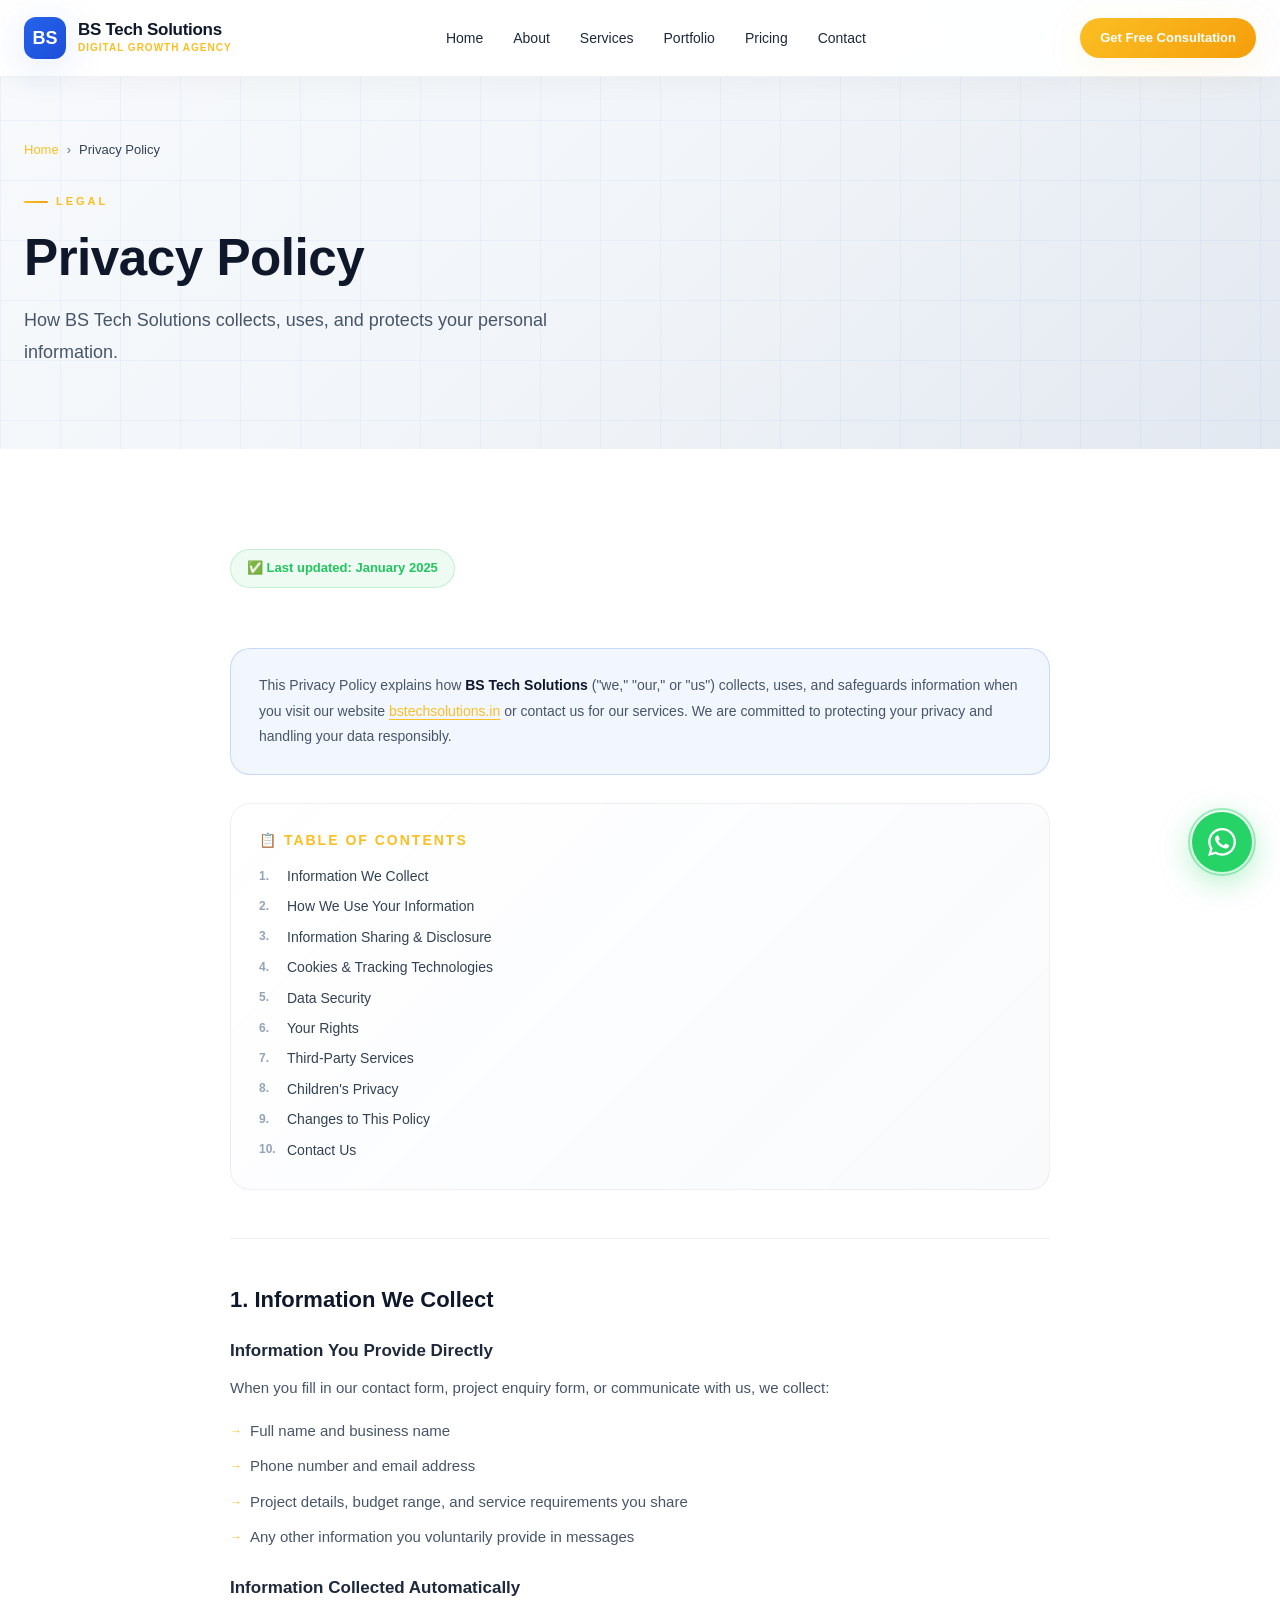
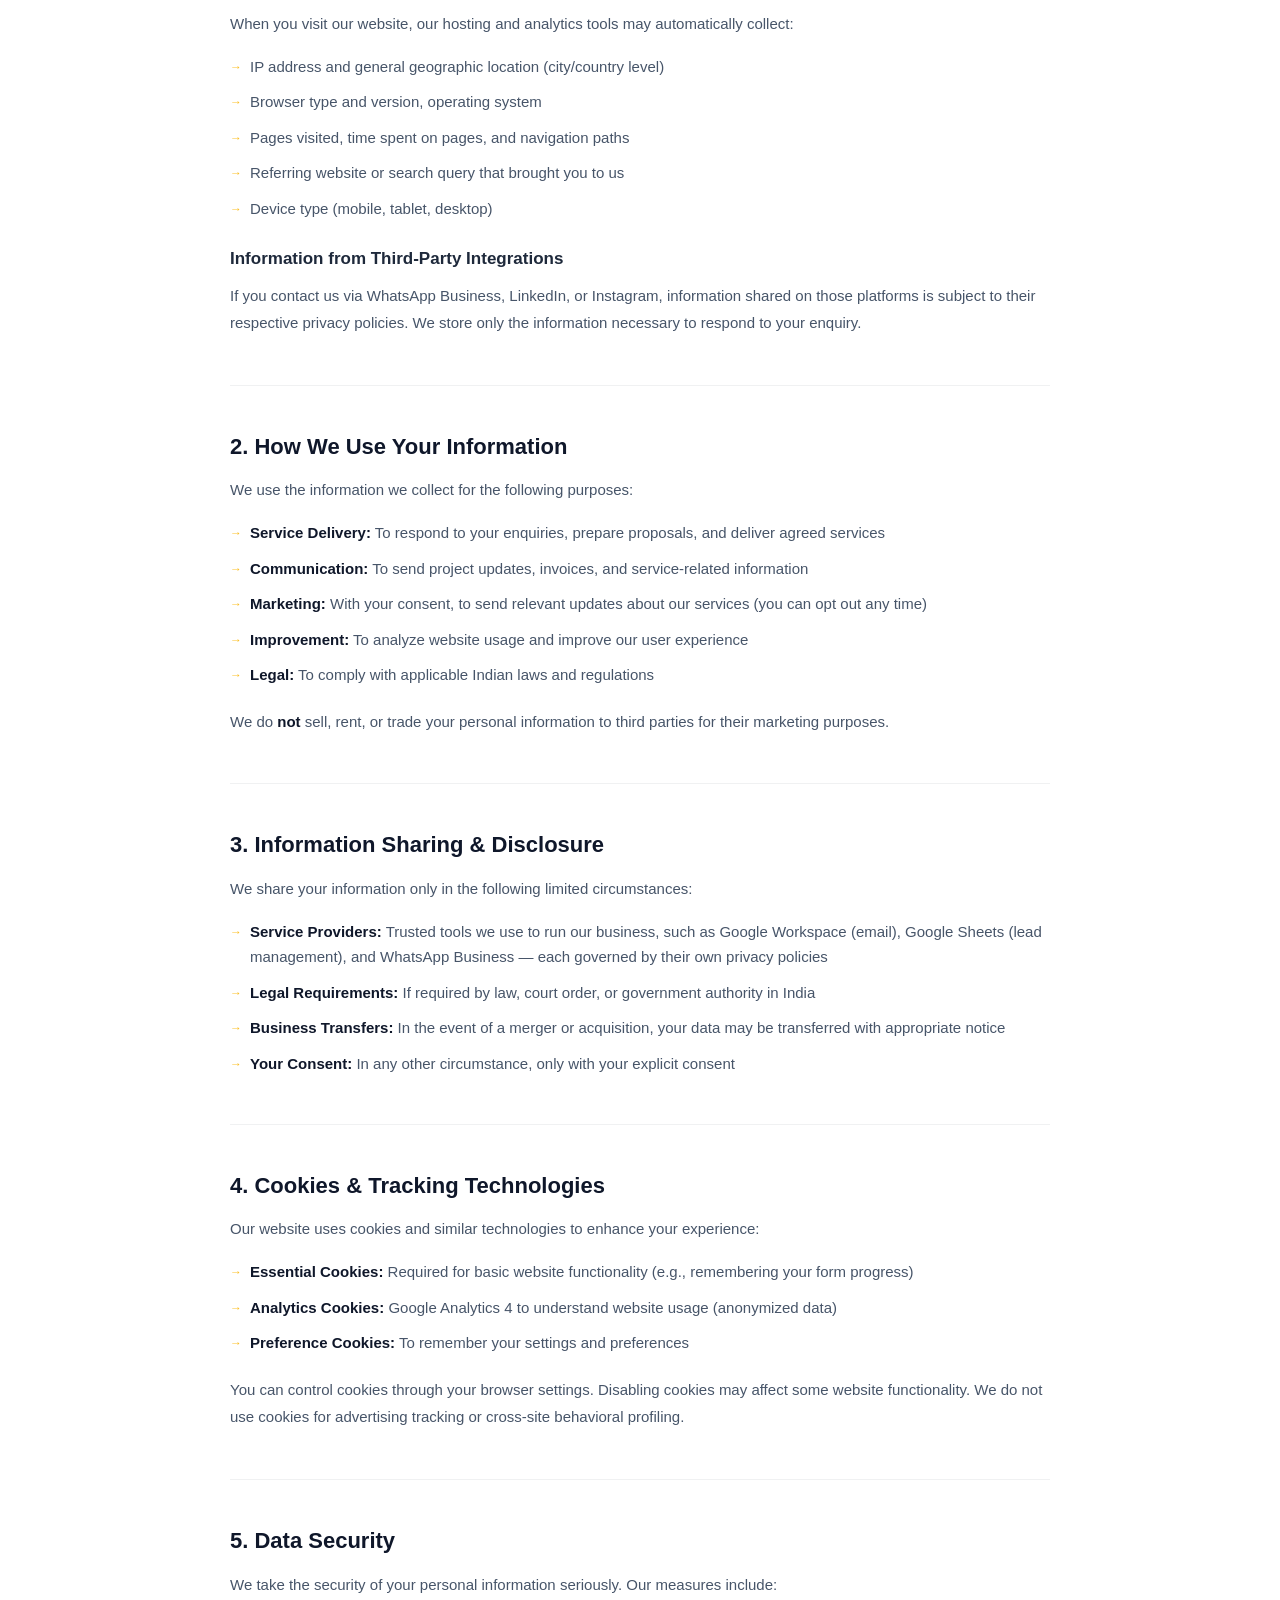
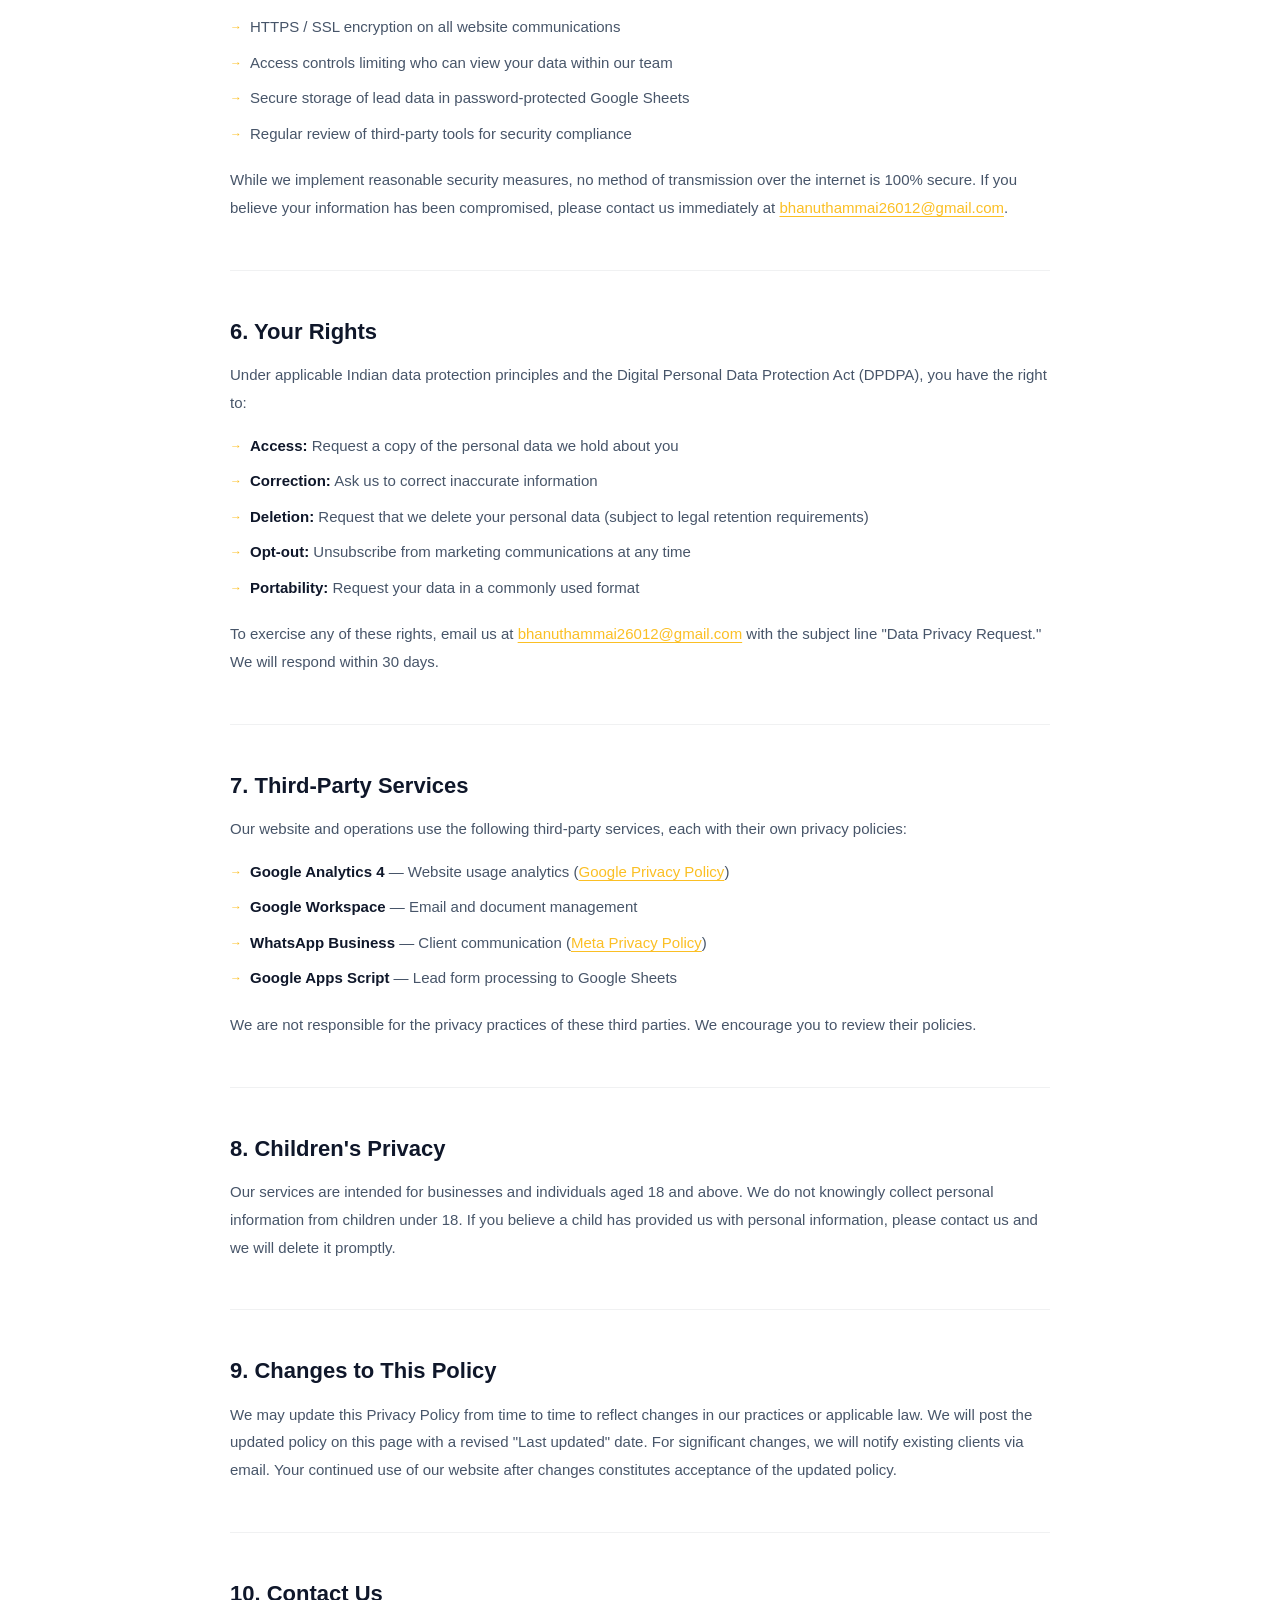
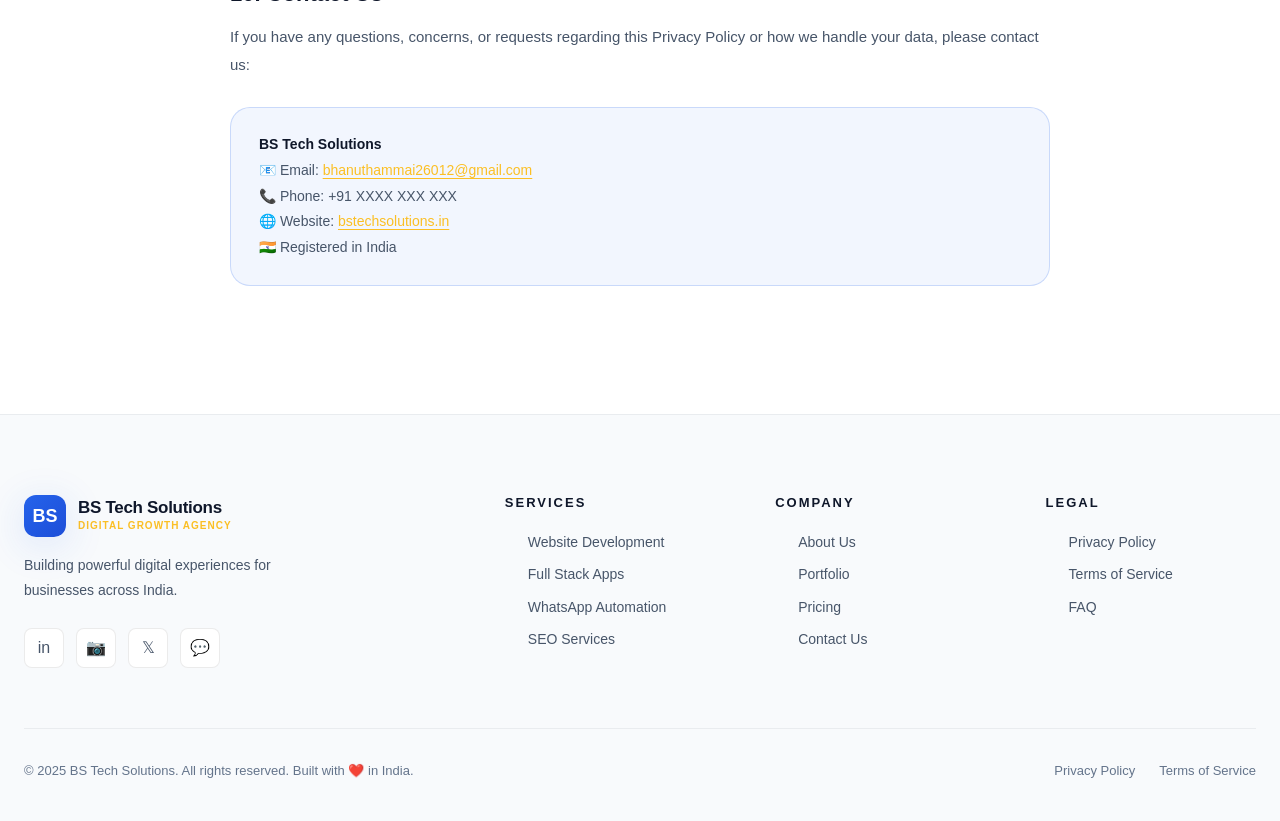
<file: privacy.html>
<!DOCTYPE html>
<html lang="en">

<head>
    <meta charset="UTF-8">
    <meta name="viewport" content="width=device-width, initial-scale=1.0">
    <title>Privacy Policy | BS Tech Solutions</title>
    <meta name="description" content="Privacy Policy for BS Tech Solutions — how we collect, use, and protect your personal information.">
    <link rel="canonical" href="https://bstechsolutions.in/privacy.html">
    <link rel="stylesheet" href="css/style.css">
    <style>
        .legal-body {
            max-width: 820px;
            margin: 0 auto;
        }

        .legal-body h2 {
            font-size: 22px;
            font-weight: 800;
            color: var(--white);
            margin: 48px 0 16px;
            padding-top: 48px;
            border-top: 1px solid var(--border-subtle);
        }

        .legal-body h2:first-child {
            margin-top: 0;
            padding-top: 0;
            border-top: none;
        }

        .legal-body h3 {
            font-size: 17px;
            font-weight: 700;
            color: var(--gray-200);
            margin: 28px 0 12px;
        }

        .legal-body p {
            font-size: 15px;
            color: var(--gray-400);
            line-height: 1.85;
            margin-bottom: 16px;
        }

        .legal-body ul {
            list-style: none;
            margin: 16px 0 20px;
            display: flex;
            flex-direction: column;
            gap: 10px;
        }

        .legal-body ul li {
            font-size: 15px;
            color: var(--gray-400);
            line-height: 1.7;
            padding-left: 20px;
            position: relative;
        }

        .legal-body ul li::before {
            content: '→';
            position: absolute;
            left: 0;
            color: var(--gold-400);
            font-size: 12px;
            top: 3px;
        }

        .legal-body a {
            color: var(--gold-400);
            text-decoration: underline;
            text-underline-offset: 3px;
        }

        .legal-highlight {
            background: rgba(37, 99, 235, 0.06);
            border: 1px solid var(--border-blue);
            border-radius: var(--radius-lg);
            padding: 24px 28px;
            margin: 28px 0;
        }

        .legal-highlight p {
            margin-bottom: 0;
            font-size: 14px;
        }

        .legal-toc {
            background: var(--gradient-card);
            border: 1px solid var(--border-subtle);
            border-radius: var(--radius-lg);
            padding: 28px;
            margin-bottom: 48px;
        }

        .legal-toc h4 {
            font-size: 14px;
            font-weight: 700;
            color: var(--gold-400);
            text-transform: uppercase;
            letter-spacing: 2px;
            margin-bottom: 16px;
        }

        .legal-toc ol {
            list-style: none;
            counter-reset: toc-counter;
            display: flex;
            flex-direction: column;
            gap: 8px;
        }

        .legal-toc ol li {
            counter-increment: toc-counter;
            font-size: 14px;
            color: var(--gray-400);
            display: flex;
            align-items: center;
            gap: 10px;
        }

        .legal-toc ol li::before {
            content: counter(toc-counter) ".";
            color: var(--gray-600);
            font-weight: 700;
            font-size: 12px;
            min-width: 18px;
        }

        .legal-toc ol li a {
            color: var(--gray-300);
            text-decoration: none;
            transition: var(--transition);
        }

        .legal-toc ol li a:hover {
            color: var(--gold-400);
        }

        .last-updated {
            display: inline-flex;
            align-items: center;
            gap: 8px;
            padding: 8px 16px;
            background: rgba(34, 197, 94, 0.08);
            border: 1px solid rgba(34, 197, 94, 0.2);
            border-radius: var(--radius-full);
            font-size: 13px;
            color: #22C55E;
            font-weight: 600;
            margin-bottom: 32px;
        }
    </style>
</head>

<body>

    <div class="scroll-progress" id="scrollProgress"></div>

    <nav class="navbar navbar-scrolled" id="navbar">
        <div class="navbar-inner">
            <a href="index.html" class="logo">
                <div class="logo-icon">BS</div>
                <div class="logo-text">
                    <span class="logo-name">BS Tech Solutions</span>
                    <span class="logo-tagline">Digital Growth Agency</span>
                </div>
            </a>
            <div class="nav-links">
                <a href="index.html" class="nav-link">Home</a>
                <a href="about.html" class="nav-link">About</a>
                <a href="services.html" class="nav-link">Services</a>
                <a href="portfolio.html" class="nav-link">Portfolio</a>
                <a href="pricing.html" class="nav-link">Pricing</a>
                <a href="contact.html" class="nav-link">Contact</a>
            </div>
            <div class="nav-cta">
                <a href="contact.html" class="btn btn-gold btn-sm">Get Free Consultation</a>
                <button class="hamburger" id="hamburger" aria-label="Toggle menu">
                    <span></span><span></span><span></span>
                </button>
            </div>
        </div>
    </nav>
    <div class="mobile-menu" id="mobileMenu">
        <a href="index.html" class="nav-link">Home</a>
        <a href="about.html" class="nav-link">About</a>
        <a href="services.html" class="nav-link">Services</a>
        <a href="portfolio.html" class="nav-link">Portfolio</a>
        <a href="pricing.html" class="nav-link">Pricing</a>
        <a href="contact.html" class="nav-link">Contact</a>
        <a href="contact.html" class="btn btn-gold" style="margin-top:12px;">Get Free Consultation</a>
    </div>

    <section class="page-hero">
        <div class="page-hero-grid"></div>
        <div class="container">
            <div class="page-hero-content">
                <div class="breadcrumb">
                    <a href="index.html">Home</a><span>›</span>
                    <span style="color:var(--gray-300)">Privacy Policy</span>
                </div>
                <span class="section-label">Legal</span>
                <h1 class="section-title" style="font-size:clamp(32px,4vw,52px);">Privacy Policy</h1>
                <p class="section-subtitle">How BS Tech Solutions collects, uses, and protects your personal information.</p>
            </div>
        </div>
    </section>

    <section class="section bg-dark">
        <div class="container">
            <div class="legal-body">

                <div class="last-updated">✅ Last updated: January 2025</div>

                <div class="legal-highlight">
                    <p>This Privacy Policy explains how <strong style="color:var(--white);">BS Tech Solutions</strong> ("we," "our," or "us") collects, uses, and safeguards information when you visit our website <a href="https://bstechsolutions.in">bstechsolutions.in</a> or contact us for our services. We are committed to protecting your privacy and handling your data responsibly.</p>
                </div>

                <div class="legal-toc">
                    <h4>📋 Table of Contents</h4>
                    <ol>
                        <li><a href="#info-collect">Information We Collect</a></li>
                        <li><a href="#how-use">How We Use Your Information</a></li>
                        <li><a href="#sharing">Information Sharing & Disclosure</a></li>
                        <li><a href="#cookies">Cookies & Tracking Technologies</a></li>
                        <li><a href="#data-security">Data Security</a></li>
                        <li><a href="#your-rights">Your Rights</a></li>
                        <li><a href="#third-party">Third-Party Services</a></li>
                        <li><a href="#children">Children's Privacy</a></li>
                        <li><a href="#changes">Changes to This Policy</a></li>
                        <li><a href="#contact-us">Contact Us</a></li>
                    </ol>
                </div>

                <h2 id="info-collect">1. Information We Collect</h2>

                <h3>Information You Provide Directly</h3>
                <p>When you fill in our contact form, project enquiry form, or communicate with us, we collect:</p>
                <ul>
                    <li>Full name and business name</li>
                    <li>Phone number and email address</li>
                    <li>Project details, budget range, and service requirements you share</li>
                    <li>Any other information you voluntarily provide in messages</li>
                </ul>

                <h3>Information Collected Automatically</h3>
                <p>When you visit our website, our hosting and analytics tools may automatically collect:</p>
                <ul>
                    <li>IP address and general geographic location (city/country level)</li>
                    <li>Browser type and version, operating system</li>
                    <li>Pages visited, time spent on pages, and navigation paths</li>
                    <li>Referring website or search query that brought you to us</li>
                    <li>Device type (mobile, tablet, desktop)</li>
                </ul>

                <h3>Information from Third-Party Integrations</h3>
                <p>If you contact us via WhatsApp Business, LinkedIn, or Instagram, information shared on those platforms is subject to their respective privacy policies. We store only the information necessary to respond to your enquiry.</p>

                <h2 id="how-use">2. How We Use Your Information</h2>
                <p>We use the information we collect for the following purposes:</p>
                <ul>
                    <li><strong style="color:var(--white);">Service Delivery:</strong> To respond to your enquiries, prepare proposals, and deliver agreed services</li>
                    <li><strong style="color:var(--white);">Communication:</strong> To send project updates, invoices, and service-related information</li>
                    <li><strong style="color:var(--white);">Marketing:</strong> With your consent, to send relevant updates about our services (you can opt out any time)</li>
                    <li><strong style="color:var(--white);">Improvement:</strong> To analyze website usage and improve our user experience</li>
                    <li><strong style="color:var(--white);">Legal:</strong> To comply with applicable Indian laws and regulations</li>
                </ul>
                <p>We do <strong style="color:var(--white);">not</strong> sell, rent, or trade your personal information to third parties for their marketing purposes.</p>

                <h2 id="sharing">3. Information Sharing & Disclosure</h2>
                <p>We share your information only in the following limited circumstances:</p>
                <ul>
                    <li><strong style="color:var(--white);">Service Providers:</strong> Trusted tools we use to run our business, such as Google Workspace (email), Google Sheets (lead management), and WhatsApp Business — each governed by their own privacy policies</li>
                    <li><strong style="color:var(--white);">Legal Requirements:</strong> If required by law, court order, or government authority in India</li>
                    <li><strong style="color:var(--white);">Business Transfers:</strong> In the event of a merger or acquisition, your data may be transferred with appropriate notice</li>
                    <li><strong style="color:var(--white);">Your Consent:</strong> In any other circumstance, only with your explicit consent</li>
                </ul>

                <h2 id="cookies">4. Cookies & Tracking Technologies</h2>
                <p>Our website uses cookies and similar technologies to enhance your experience:</p>
                <ul>
                    <li><strong style="color:var(--white);">Essential Cookies:</strong> Required for basic website functionality (e.g., remembering your form progress)</li>
                    <li><strong style="color:var(--white);">Analytics Cookies:</strong> Google Analytics 4 to understand website usage (anonymized data)</li>
                    <li><strong style="color:var(--white);">Preference Cookies:</strong> To remember your settings and preferences</li>
                </ul>
                <p>You can control cookies through your browser settings. Disabling cookies may affect some website functionality. We do not use cookies for advertising tracking or cross-site behavioral profiling.</p>

                <h2 id="data-security">5. Data Security</h2>
                <p>We take the security of your personal information seriously. Our measures include:</p>
                <ul>
                    <li>HTTPS / SSL encryption on all website communications</li>
                    <li>Access controls limiting who can view your data within our team</li>
                    <li>Secure storage of lead data in password-protected Google Sheets</li>
                    <li>Regular review of third-party tools for security compliance</li>
                </ul>
                <p>While we implement reasonable security measures, no method of transmission over the internet is 100% secure. If you believe your information has been compromised, please contact us immediately at <a href="mailto:bhanuthammai26012@gmail.com">bhanuthammai26012@gmail.com</a>.</p>

                <h2 id="your-rights">6. Your Rights</h2>
                <p>Under applicable Indian data protection principles and the Digital Personal Data Protection Act (DPDPA), you have the right to:</p>
                <ul>
                    <li><strong style="color:var(--white);">Access:</strong> Request a copy of the personal data we hold about you</li>
                    <li><strong style="color:var(--white);">Correction:</strong> Ask us to correct inaccurate information</li>
                    <li><strong style="color:var(--white);">Deletion:</strong> Request that we delete your personal data (subject to legal retention requirements)</li>
                    <li><strong style="color:var(--white);">Opt-out:</strong> Unsubscribe from marketing communications at any time</li>
                    <li><strong style="color:var(--white);">Portability:</strong> Request your data in a commonly used format</li>
                </ul>
                <p>To exercise any of these rights, email us at <a href="mailto:bhanuthammai26012@gmail.com">bhanuthammai26012@gmail.com</a> with the subject line "Data Privacy Request." We will respond within 30 days.</p>

                <h2 id="third-party">7. Third-Party Services</h2>
                <p>Our website and operations use the following third-party services, each with their own privacy policies:</p>
                <ul>
                    <li><strong style="color:var(--white);">Google Analytics 4</strong> — Website usage analytics (<a href="https://policies.google.com/privacy" target="_blank" rel="noopener">Google Privacy Policy</a>)</li>
                    <li><strong style="color:var(--white);">Google Workspace</strong> — Email and document management</li>
                    <li><strong style="color:var(--white);">WhatsApp Business</strong> — Client communication (<a href="https://www.whatsapp.com/legal/privacy-policy" target="_blank" rel="noopener">Meta Privacy Policy</a>)</li>
                    <li><strong style="color:var(--white);">Google Apps Script</strong> — Lead form processing to Google Sheets</li>
                </ul>
                <p>We are not responsible for the privacy practices of these third parties. We encourage you to review their policies.</p>

                <h2 id="children">8. Children's Privacy</h2>
                <p>Our services are intended for businesses and individuals aged 18 and above. We do not knowingly collect personal information from children under 18. If you believe a child has provided us with personal information, please contact us and we will delete it promptly.</p>

                <h2 id="changes">9. Changes to This Policy</h2>
                <p>We may update this Privacy Policy from time to time to reflect changes in our practices or applicable law. We will post the updated policy on this page with a revised "Last updated" date. For significant changes, we will notify existing clients via email. Your continued use of our website after changes constitutes acceptance of the updated policy.</p>

                <h2 id="contact-us">10. Contact Us</h2>
                <p>If you have any questions, concerns, or requests regarding this Privacy Policy or how we handle your data, please contact us:</p>
                <div class="legal-highlight">
                    <p><strong style="color:var(--white);">BS Tech Solutions</strong><br>
                    📧 Email: <a href="mailto:bhanuthammai26012@gmail.com">bhanuthammai26012@gmail.com</a><br>
                    📞 Phone: +91 XXXX XXX XXX<br>
                    🌐 Website: <a href="https://bstechsolutions.in">bstechsolutions.in</a><br>
                    🇮🇳 Registered in India</p>
                </div>

            </div>
        </div>
    </section>

    <footer class="footer">
        <div class="container">
            <div class="footer-grid">
                <div class="footer-about">
                    <a href="index.html" class="logo" style="display:inline-flex;margin-bottom:0;">
                        <div class="logo-icon">BS</div>
                        <div class="logo-text">
                            <span class="logo-name">BS Tech Solutions</span>
                            <span class="logo-tagline">Digital Growth Agency</span>
                        </div>
                    </a>
                    <p>Building powerful digital experiences for businesses across India.</p>
                    <div class="footer-socials">
                        <a class="social-link" href="#" aria-label="LinkedIn">in</a>
                        <a class="social-link" href="#" aria-label="Instagram">📷</a>
                        <a class="social-link" href="#" aria-label="Twitter">𝕏</a>
                        <a class="social-link" href="#" aria-label="WhatsApp">💬</a>
                    </div>
                </div>
                <div class="footer-col">
                    <h4>Services</h4>
                    <div class="footer-links">
                        <a href="services.html" class="footer-link">Website Development</a>
                        <a href="services.html" class="footer-link">Full Stack Apps</a>
                        <a href="services.html" class="footer-link">WhatsApp Automation</a>
                        <a href="services.html" class="footer-link">SEO Services</a>
                    </div>
                </div>
                <div class="footer-col">
                    <h4>Company</h4>
                    <div class="footer-links">
                        <a href="about.html" class="footer-link">About Us</a>
                        <a href="portfolio.html" class="footer-link">Portfolio</a>
                        <a href="pricing.html" class="footer-link">Pricing</a>
                        <a href="contact.html" class="footer-link">Contact Us</a>
                    </div>
                </div>
                <div class="footer-col">
                    <h4>Legal</h4>
                    <div class="footer-links">
                        <a href="privacy.html" class="footer-link">Privacy Policy</a>
                        <a href="terms.html" class="footer-link">Terms of Service</a>
                        <a href="faq.html" class="footer-link">FAQ</a>
                    </div>
                </div>
            </div>
            <div class="footer-bottom">
                <p>© 2025 BS Tech Solutions. All rights reserved. Built with ❤️ in India.</p>
                <div class="footer-bottom-links">
                    <a href="privacy.html">Privacy Policy</a>
                    <a href="terms.html">Terms of Service</a>
                </div>
            </div>
        </div>
    </footer>

    <a class="whatsapp-float" href="https://wa.me/91XXXXXXXXXX" target="_blank" aria-label="Chat on WhatsApp">
        <div class="wa-pulse"></div>
        <svg viewBox="0 0 24 24"><path d="M17.472 14.382c-.297-.149-1.758-.867-2.03-.967-.273-.099-.471-.148-.67.15-.197.297-.767.966-.94 1.164-.173.199-.347.223-.644.075-.297-.15-1.255-.463-2.39-1.475-.883-.788-1.48-1.761-1.653-2.059-.173-.297-.018-.458.13-.606.134-.133.298-.347.446-.52.149-.174.198-.298.298-.497.099-.198.05-.371-.025-.52-.075-.149-.669-1.612-.916-2.207-.242-.579-.487-.5-.669-.51-.173-.008-.371-.01-.57-.01-.198 0-.52.074-.792.372-.272.297-1.04 1.016-1.04 2.479 0 1.462 1.065 2.875 1.213 3.074.149.198 2.096 3.2 5.077 4.487.709.306 1.262.489 1.694.625.712.227 1.36.195 1.871.118.571-.085 1.758-.719 2.006-1.413.248-.694.248-1.289.173-1.413-.074-.124-.272-.198-.57-.347m-5.421 7.403h-.004a9.87 9.87 0 01-5.031-1.378l-.361-.214-3.741.982.998-3.648-.235-.374a9.86 9.86 0 01-1.51-5.26c.001-5.45 4.436-9.884 9.888-9.884 2.64 0 5.122 1.03 6.988 2.898a9.825 9.825 0 012.893 6.994c-.003 5.45-4.437 9.884-9.885 9.884m8.413-18.297A11.815 11.815 0 0012.05 0C5.495 0 .16 5.335.157 11.892c0 2.096.547 4.142 1.588 5.945L.057 24l6.305-1.654a11.882 11.882 0 005.683 1.448h.005c6.554 0 11.89-5.335 11.893-11.893a11.821 11.821 0 00-3.48-8.413z"/></svg>
    </a>
    <a class="mobile-call-btn" href="tel:+91XXXXXXXXXX">📞 Call Now</a>

    <script>
        window.addEventListener('scroll', () => {
            const p = (window.scrollY / (document.documentElement.scrollHeight - window.innerHeight)) * 100;
            document.getElementById('scrollProgress').style.width = p + '%';
        });
        const hamburger = document.getElementById('hamburger');
        const mobileMenu = document.getElementById('mobileMenu');
        hamburger.addEventListener('click', () => {
            mobileMenu.classList.toggle('open');
            const spans = hamburger.querySelectorAll('span');
            const open = mobileMenu.classList.contains('open');
            spans[0].style.transform = open ? 'translateY(7px) rotate(45deg)' : '';
            spans[1].style.opacity = open ? '0' : '';
            spans[2].style.transform = open ? 'translateY(-7px) rotate(-45deg)' : '';
        });
    </script>
</body>
</html>
</file>
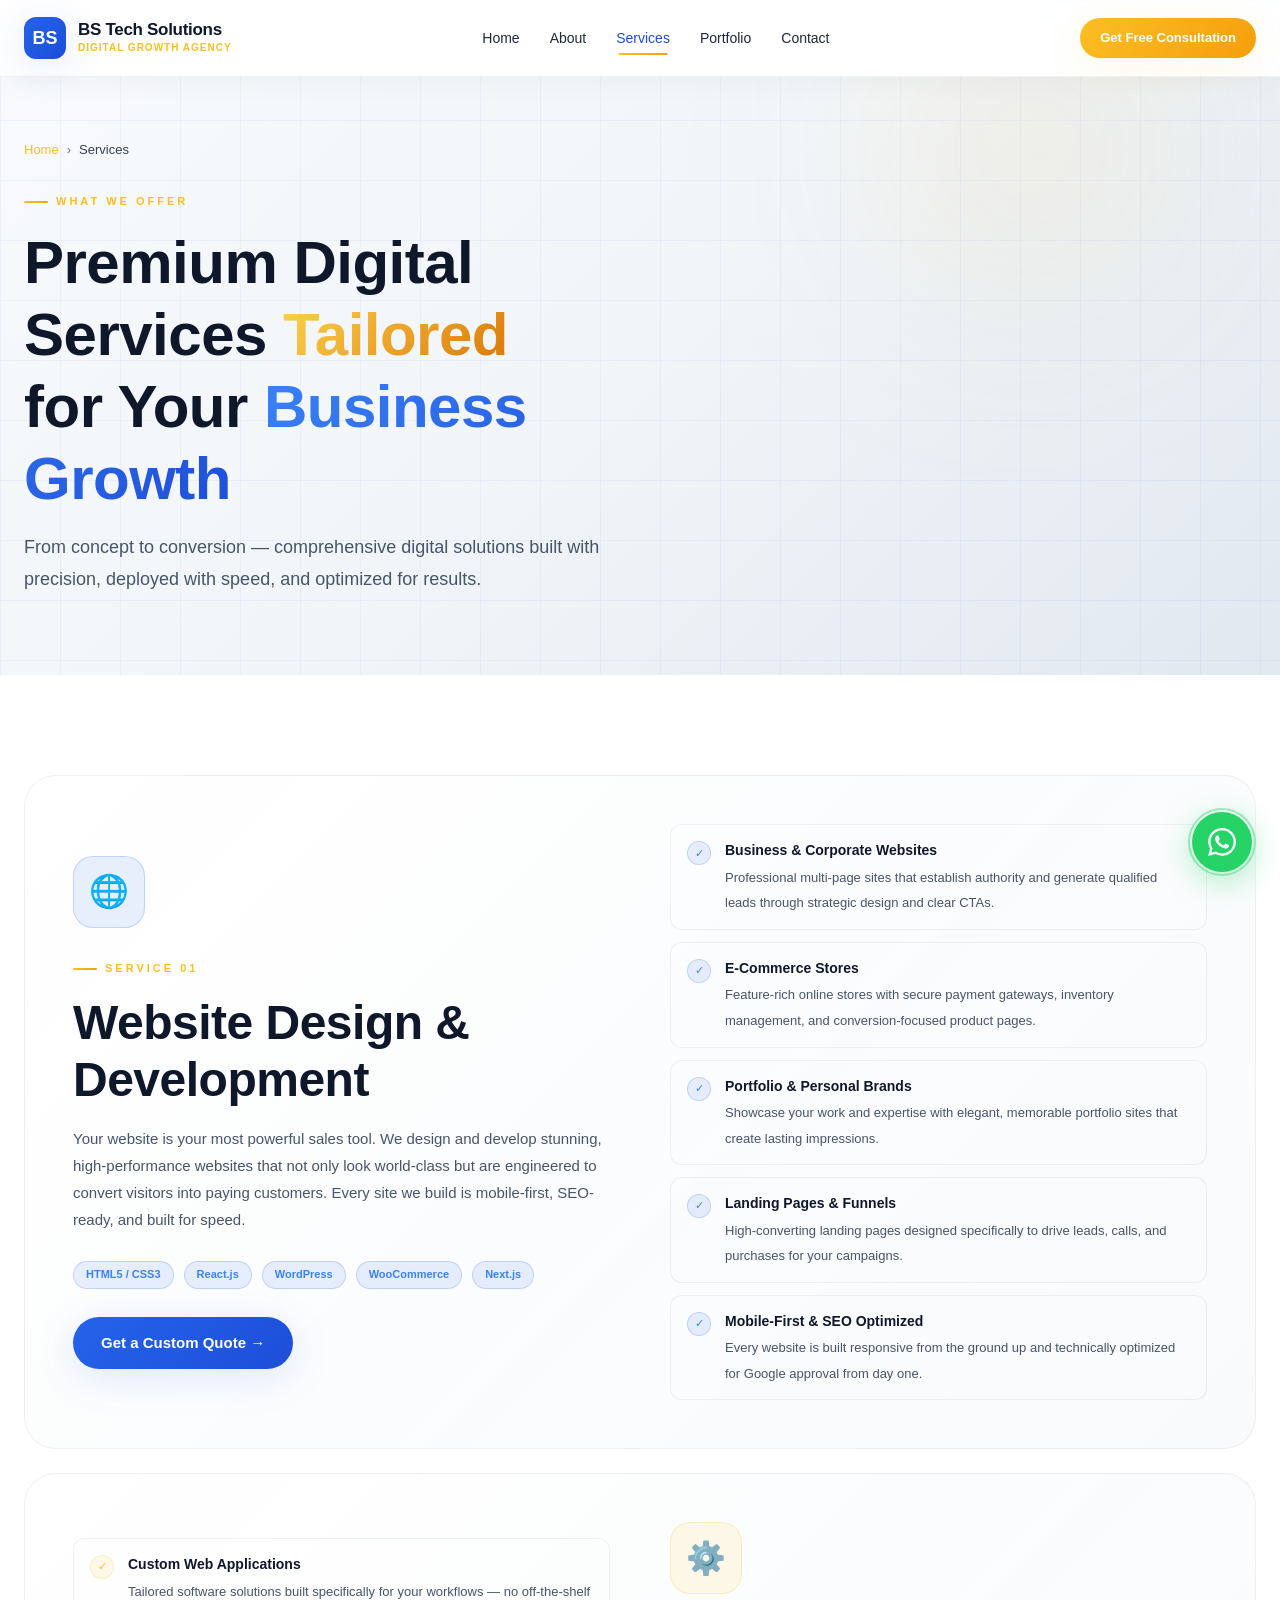
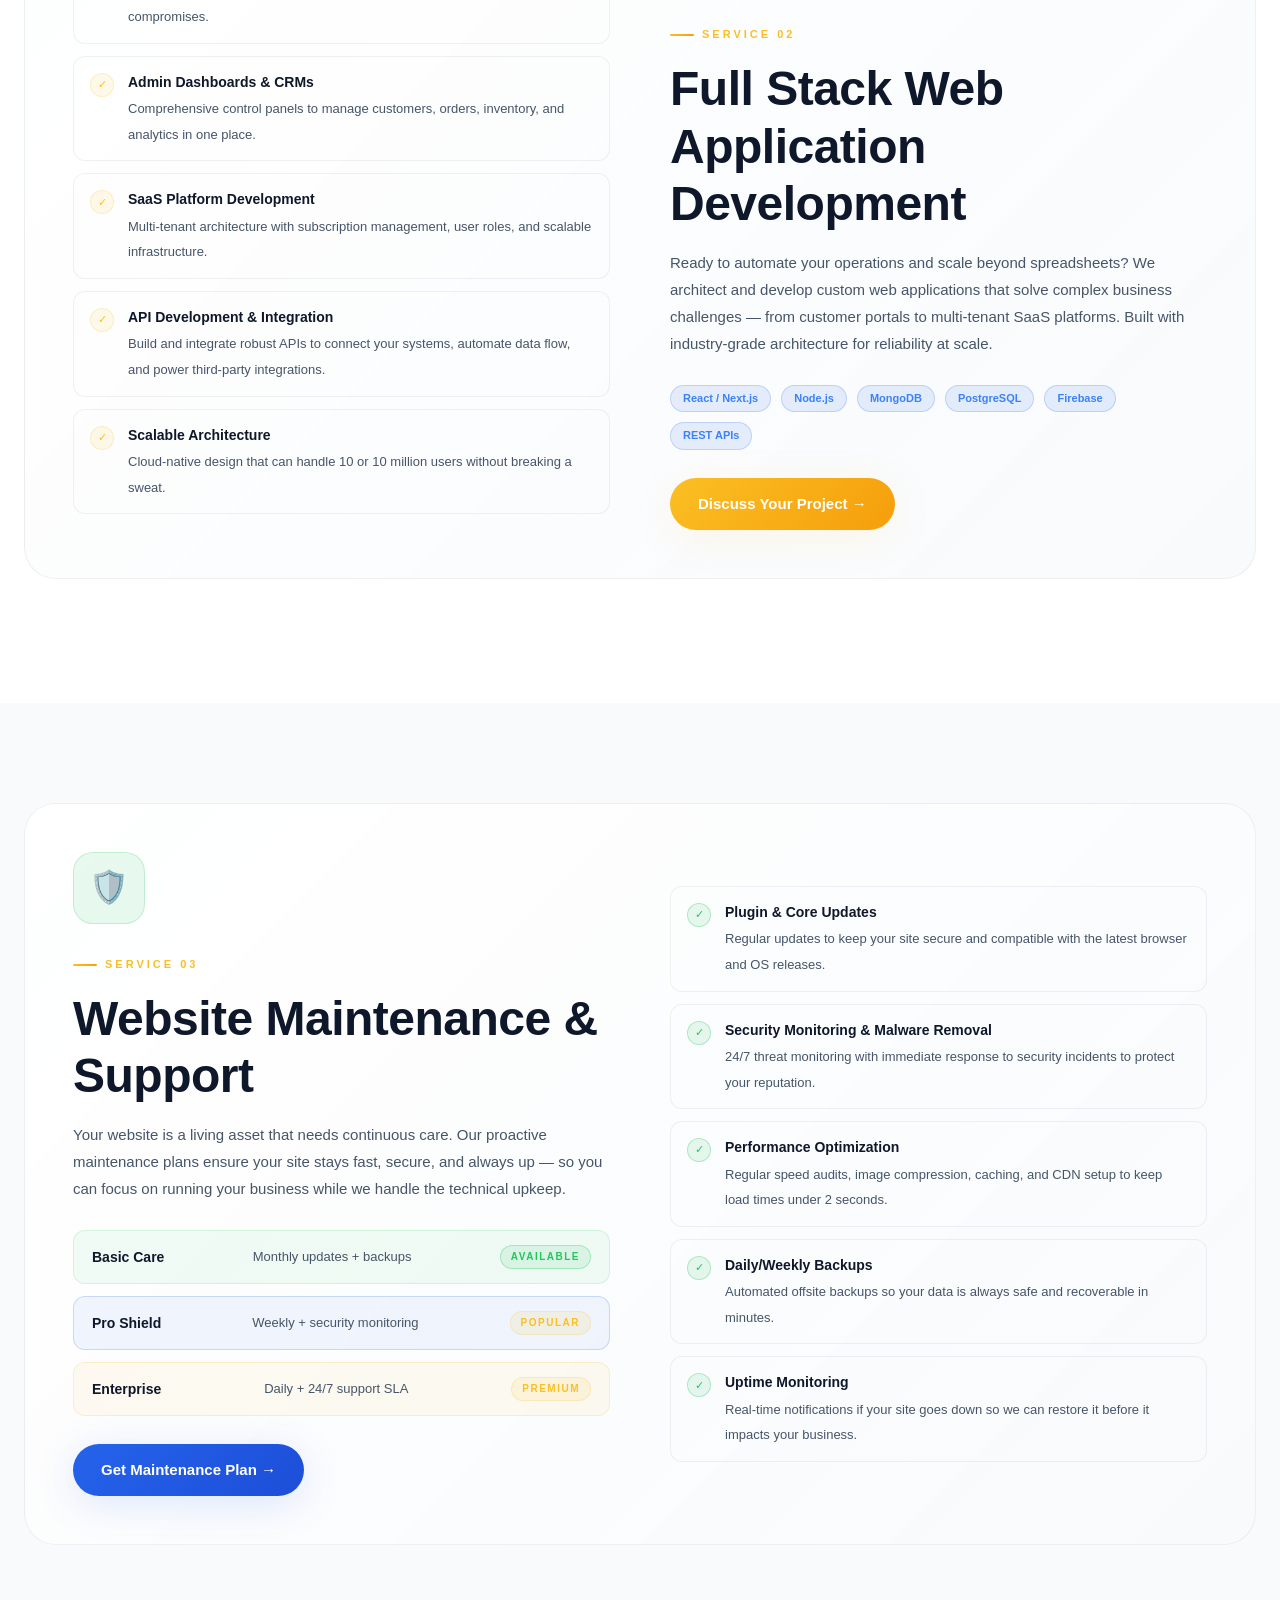
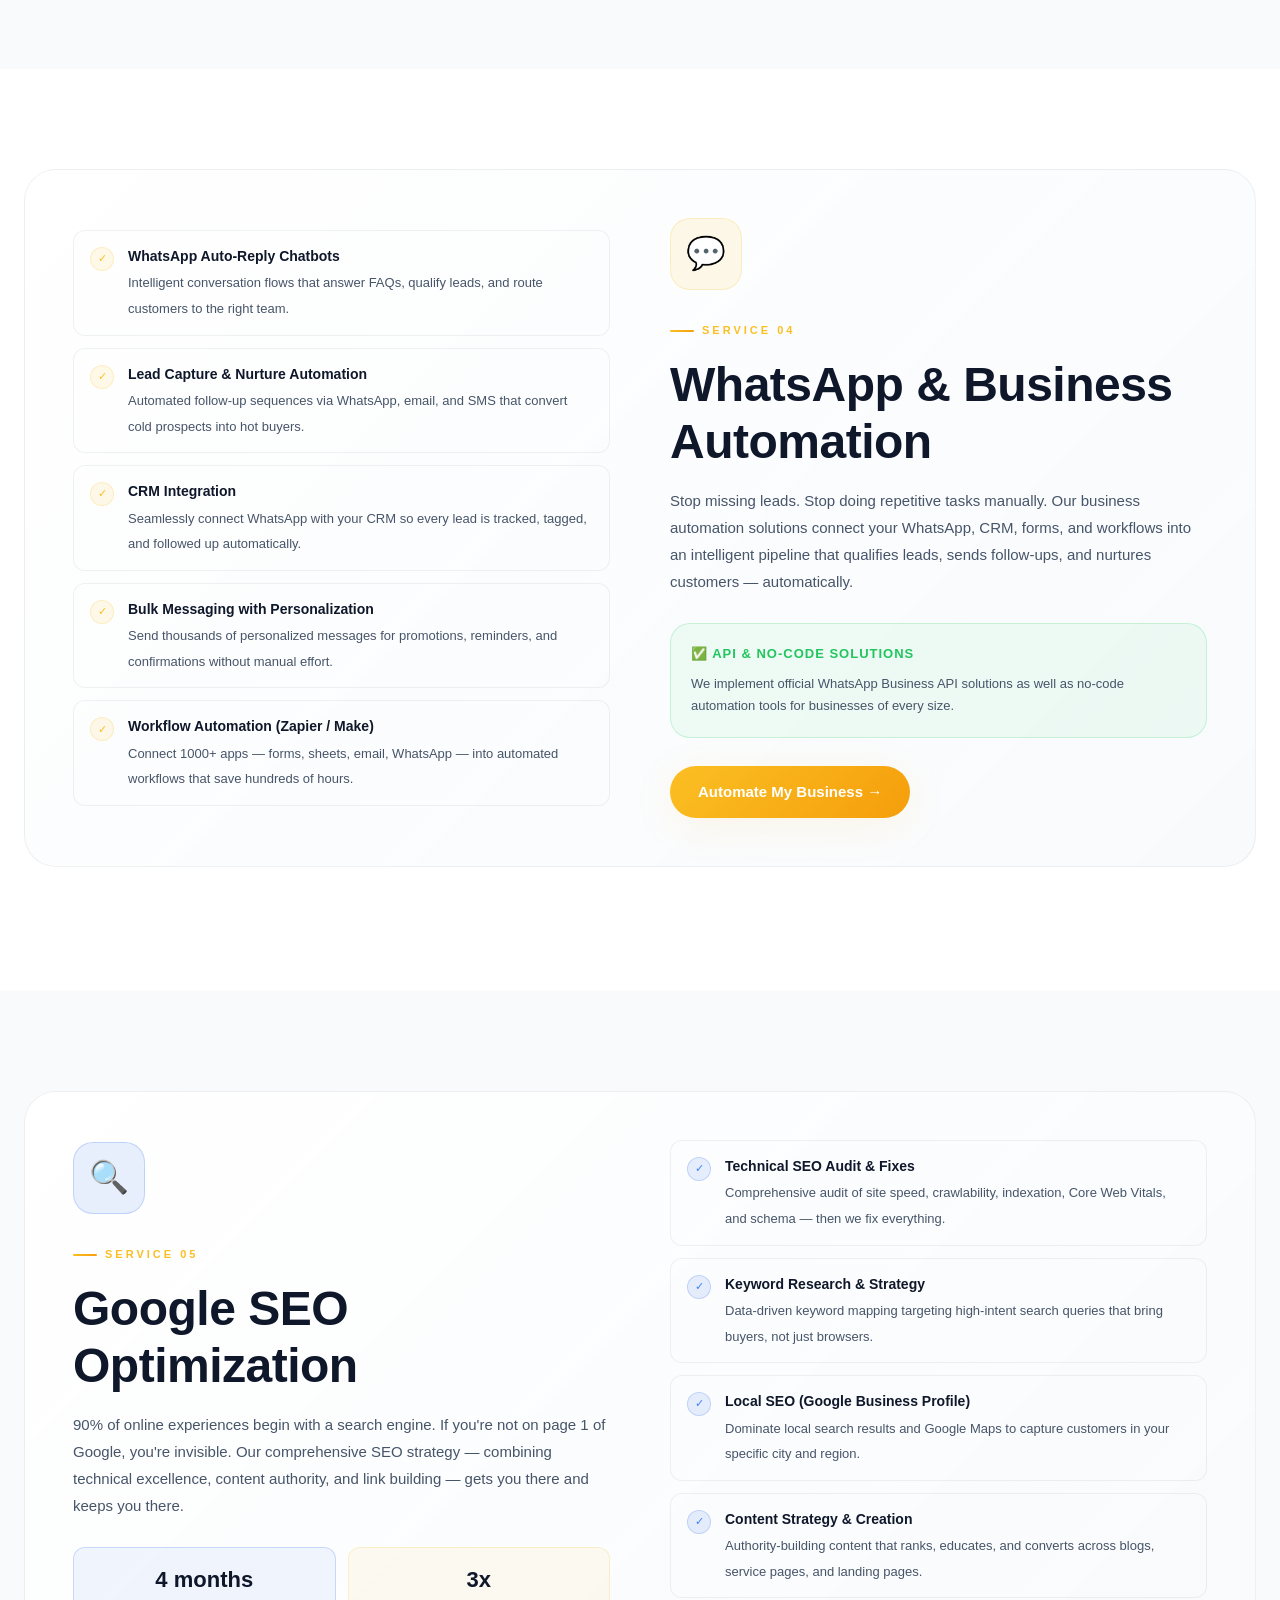
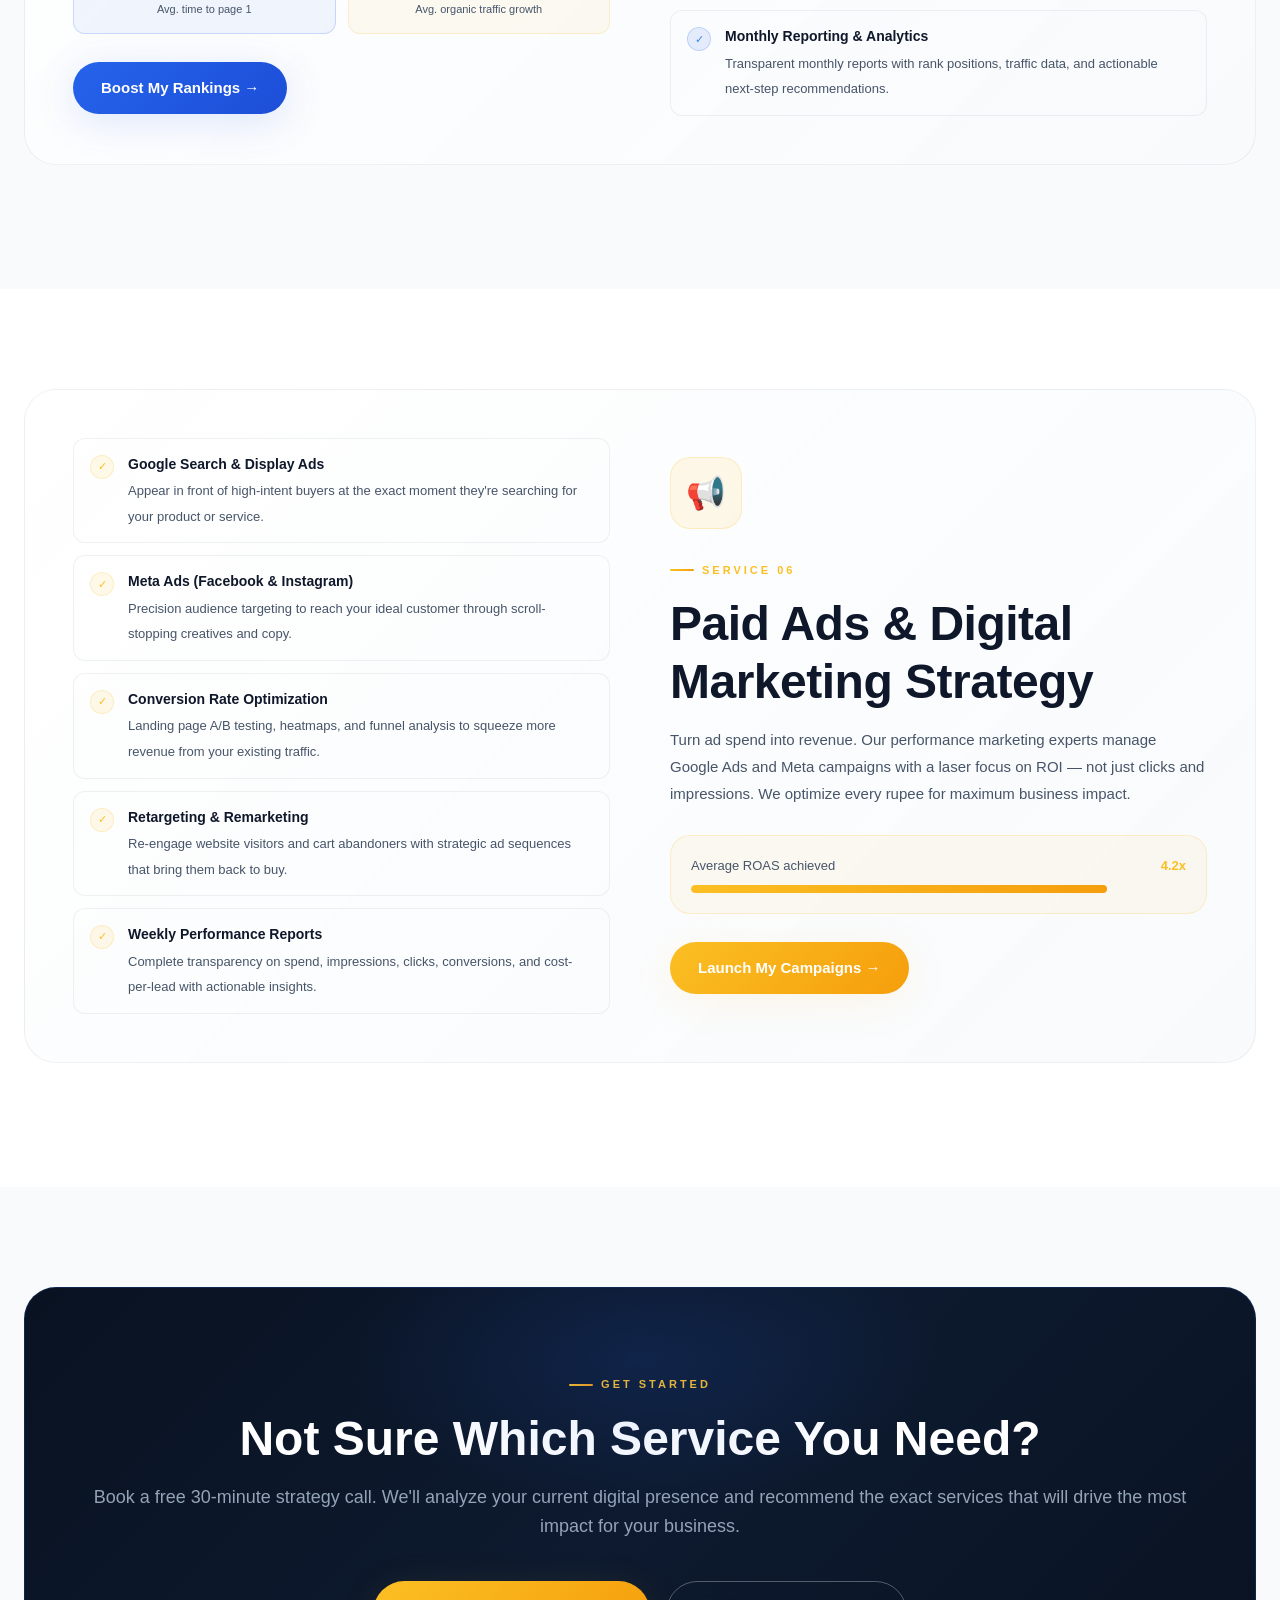
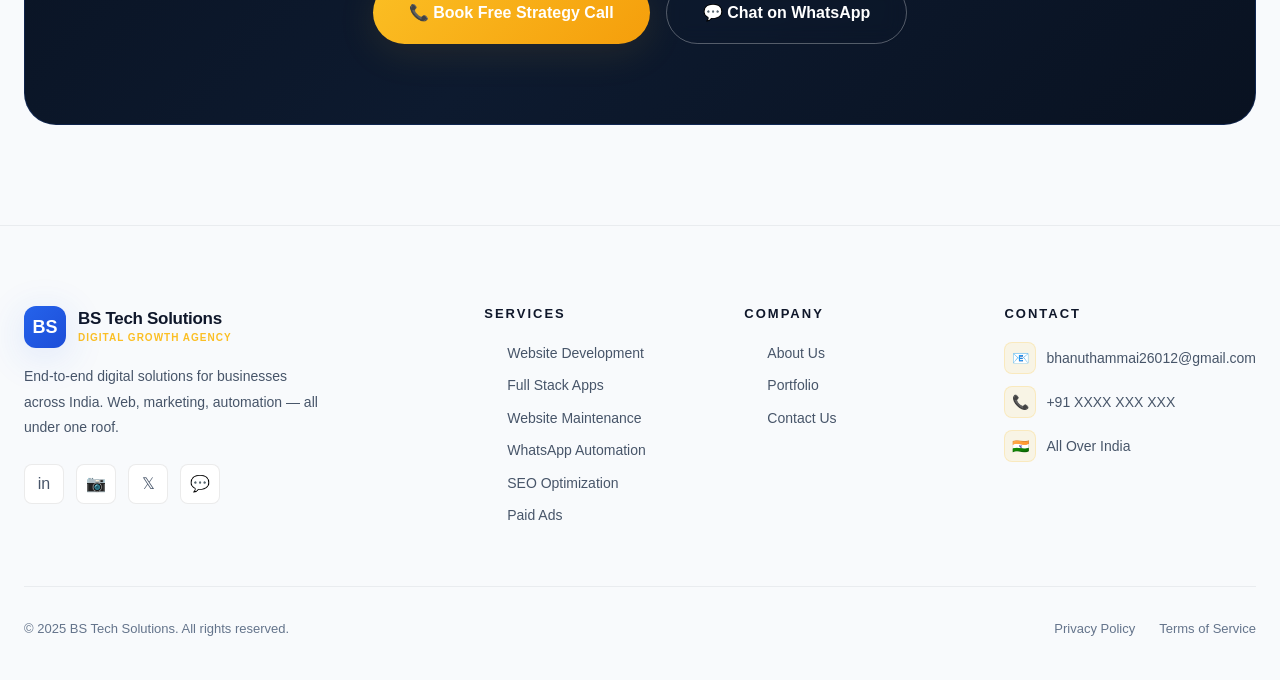
<file: services.html>
<!DOCTYPE html>
<html lang="en">

<head>
    <meta charset="UTF-8">
    <meta name="viewport" content="width=device-width, initial-scale=1.0">
    <title>Our Services | BS Tech Solutions — Web Dev, SEO & Digital Marketing India</title>
    <meta name="description"
        content="Explore BS Tech Solutions's full range of services: Website Development, Full Stack Applications, WhatsApp Automation, SEO, and Digital Marketing across India.">
    <meta name="keywords"
        content="website development india, full stack application development, whatsapp automation services, SEO services india, google ads management, digital marketing india">
    <link rel="canonical" href="https://bstechsolutions.in/services.html">
    <link rel="stylesheet" href="css/style.css">
</head>

<body>

    <div class="scroll-progress" id="scrollProgress"></div>

    <!-- NAVBAR -->
    <nav class="navbar navbar-scrolled" id="navbar">
        <div class="navbar-inner">
            <a href="index.html" class="logo">
                <div class="logo-icon">BS</div>
                <div class="logo-text">
                    <span class="logo-name">BS Tech Solutions</span>
                    <span class="logo-tagline">Digital Growth Agency</span>
                </div>
            </a>
            <div class="nav-links">
                <a href="index.html" class="nav-link">Home</a>
                <a href="about.html" class="nav-link">About</a>
                <a href="services.html" class="nav-link active">Services</a>
                <a href="portfolio.html" class="nav-link">Portfolio</a>
                <a href="contact.html" class="nav-link">Contact</a>
            </div>
            <div class="nav-cta">
                <a href="contact.html" class="btn btn-gold btn-sm">Get Free Consultation</a>
                <button class="hamburger" id="hamburger" aria-label="Toggle menu">
                    <span></span><span></span><span></span>
                </button>
            </div>
        </div>
    </nav>
    <div class="mobile-menu" id="mobileMenu">
        <a href="index.html" class="nav-link">Home</a>
        <a href="about.html" class="nav-link">About</a>
        <a href="services.html" class="nav-link">Services</a>
        <a href="portfolio.html" class="nav-link">Portfolio</a>
        <a href="contact.html" class="nav-link">Contact</a>
        <a href="contact.html" class="btn btn-gold" style="margin-top:12px;">Get Free Consultation</a>
    </div>

    <!-- PAGE HERO -->
    <section class="page-hero">
        <div class="page-hero-grid"></div>
        <div class="hero-glow"
            style="width:500px;height:400px;background:radial-gradient(circle,rgba(251,191,36,0.12) 0%,transparent 70%);top:-50px;right:0;filter:blur(100px);position:absolute;pointer-events:none;">
        </div>
        <div class="container">
            <div class="page-hero-content">
                <div class="breadcrumb">
                    <a href="index.html">Home</a><span>›</span>
                    <span style="color:var(--gray-300)">Services</span>
                </div>
                <span class="section-label">What We Offer</span>
                <h1 class="section-title" style="font-size:clamp(36px,5vw,60px);">
                    Premium Digital Services <span class="text-gradient-gold">Tailored</span><br>
                    for Your <span class="text-gradient-blue">Business Growth</span>
                </h1>
                <p class="section-subtitle">From concept to conversion — comprehensive digital solutions built with
                    precision, deployed with speed, and optimized for results.</p>
            </div>
        </div>
    </section>

    <!-- ─── SERVICE 1: WEBSITE DEVELOPMENT ──── -->
    <section class="section bg-dark" id="web-development">
        <div class="container">
            <div class="service-detail-card animate-on-scroll">
                <div>
                    <div
                        style="width:72px;height:72px;background:rgba(37,99,235,0.1);border:1px solid var(--border-blue);border-radius:var(--radius-lg);display:flex;align-items:center;justify-content:center;font-size:32px;margin-bottom:24px;">
                        🌐</div>
                    <span class="section-label">Service 01</span>
                    <h2 class="section-title">Website Design & Development</h2>
                    <p style="color:var(--gray-400);line-height:1.8;margin-bottom:28px;font-size:15px;">
                        Your website is your most powerful sales tool. We design and develop stunning, high-performance
                        websites that not only look world-class but are engineered to convert visitors into paying
                        customers. Every site we build is mobile-first, SEO-ready, and built for speed.
                    </p>
                    <div style="display:flex;flex-wrap:wrap;gap:10px;margin-bottom:28px;">
                        <span class="tech-tag">HTML5 / CSS3</span>
                        <span class="tech-tag">React.js</span>
                        <span class="tech-tag">WordPress</span>
                        <span class="tech-tag">WooCommerce</span>
                        <span class="tech-tag">Next.js</span>
                    </div>
                    <a href="contact.html" class="btn btn-primary">Get a Custom Quote →</a>
                </div>
                <div>
                    <div class="service-detail-benefits">
                        <div class="benefit-item">
                            <div class="benefit-check">✓</div>
                            <div class="benefit-text">
                                <strong>Business & Corporate Websites</strong>
                                <span>Professional multi-page sites that establish authority and generate qualified
                                    leads through strategic design and clear CTAs.</span>
                            </div>
                        </div>
                        <div class="benefit-item">
                            <div class="benefit-check">✓</div>
                            <div class="benefit-text">
                                <strong>E-Commerce Stores</strong>
                                <span>Feature-rich online stores with secure payment gateways, inventory management, and
                                    conversion-focused product pages.</span>
                            </div>
                        </div>
                        <div class="benefit-item">
                            <div class="benefit-check">✓</div>
                            <div class="benefit-text">
                                <strong>Portfolio & Personal Brands</strong>
                                <span>Showcase your work and expertise with elegant, memorable portfolio sites that
                                    create lasting impressions.</span>
                            </div>
                        </div>
                        <div class="benefit-item">
                            <div class="benefit-check">✓</div>
                            <div class="benefit-text">
                                <strong>Landing Pages & Funnels</strong>
                                <span>High-converting landing pages designed specifically to drive leads, calls, and
                                    purchases for your campaigns.</span>
                            </div>
                        </div>
                        <div class="benefit-item">
                            <div class="benefit-check">✓</div>
                            <div class="benefit-text">
                                <strong>Mobile-First & SEO Optimized</strong>
                                <span>Every website is built responsive from the ground up and technically optimized for
                                    Google approval from day one.</span>
                            </div>
                        </div>
                    </div>
                </div>
            </div>

            <!-- ─── SERVICE 2: FULL STACK APPLICATIONS ── -->
            <div class="service-detail-card reverse animate-on-scroll" id="fullstack" style="margin-top:24px;">
                <div>
                    <div
                        style="width:72px;height:72px;background:rgba(251,191,36,0.1);border:1px solid var(--border-gold);border-radius:var(--radius-lg);display:flex;align-items:center;justify-content:center;font-size:32px;margin-bottom:24px;">
                        ⚙️</div>
                    <span class="section-label">Service 02</span>
                    <h2 class="section-title">Full Stack Web Application Development</h2>
                    <p style="color:var(--gray-400);line-height:1.8;margin-bottom:28px;font-size:15px;">
                        Ready to automate your operations and scale beyond spreadsheets? We architect and develop custom
                        web applications that solve complex business challenges — from customer portals to multi-tenant
                        SaaS platforms. Built with industry-grade architecture for reliability at scale.
                    </p>
                    <div style="display:flex;flex-wrap:wrap;gap:10px;margin-bottom:28px;">
                        <span class="tech-tag">React / Next.js</span>
                        <span class="tech-tag">Node.js</span>
                        <span class="tech-tag">MongoDB</span>
                        <span class="tech-tag">PostgreSQL</span>
                        <span class="tech-tag">Firebase</span>
                        <span class="tech-tag">REST APIs</span>
                    </div>
                    <a href="contact.html" class="btn btn-gold">Discuss Your Project →</a>
                </div>
                <div>
                    <div class="service-detail-benefits">
                        <div class="benefit-item">
                            <div class="benefit-check"
                                style="background:rgba(251,191,36,0.1);border-color:var(--border-gold);color:var(--gold-400);">
                                ✓</div>
                            <div class="benefit-text">
                                <strong>Custom Web Applications</strong>
                                <span>Tailored software solutions built specifically for your workflows — no
                                    off-the-shelf compromises.</span>
                            </div>
                        </div>
                        <div class="benefit-item">
                            <div class="benefit-check"
                                style="background:rgba(251,191,36,0.1);border-color:var(--border-gold);color:var(--gold-400);">
                                ✓</div>
                            <div class="benefit-text">
                                <strong>Admin Dashboards & CRMs</strong>
                                <span>Comprehensive control panels to manage customers, orders, inventory, and analytics
                                    in one place.</span>
                            </div>
                        </div>
                        <div class="benefit-item">
                            <div class="benefit-check"
                                style="background:rgba(251,191,36,0.1);border-color:var(--border-gold);color:var(--gold-400);">
                                ✓</div>
                            <div class="benefit-text">
                                <strong>SaaS Platform Development</strong>
                                <span>Multi-tenant architecture with subscription management, user roles, and scalable
                                    infrastructure.</span>
                            </div>
                        </div>
                        <div class="benefit-item">
                            <div class="benefit-check"
                                style="background:rgba(251,191,36,0.1);border-color:var(--border-gold);color:var(--gold-400);">
                                ✓</div>
                            <div class="benefit-text">
                                <strong>API Development & Integration</strong>
                                <span>Build and integrate robust APIs to connect your systems, automate data flow, and
                                    power third-party integrations.</span>
                            </div>
                        </div>
                        <div class="benefit-item">
                            <div class="benefit-check"
                                style="background:rgba(251,191,36,0.1);border-color:var(--border-gold);color:var(--gold-400);">
                                ✓</div>
                            <div class="benefit-text">
                                <strong>Scalable Architecture</strong>
                                <span>Cloud-native design that can handle 10 or 10 million users without breaking a
                                    sweat.</span>
                            </div>
                        </div>
                    </div>
                </div>
            </div>
        </div>
    </section>

    <!-- ─── SERVICE 3: MAINTENANCE ──────────── -->
    <section class="section bg-dark-2" id="maintenance">
        <div class="container">
            <div class="service-detail-card animate-on-scroll">
                <div>
                    <div
                        style="width:72px;height:72px;background:rgba(34,197,94,0.1);border:1px solid rgba(34,197,94,0.2);border-radius:var(--radius-lg);display:flex;align-items:center;justify-content:center;font-size:32px;margin-bottom:24px;">
                        🛡️</div>
                    <span class="section-label">Service 03</span>
                    <h2 class="section-title">Website Maintenance & Support</h2>
                    <p style="color:var(--gray-400);line-height:1.8;margin-bottom:28px;font-size:15px;">
                        Your website is a living asset that needs continuous care. Our proactive maintenance plans
                        ensure your site stays fast, secure, and always up — so you can focus on running your business
                        while we handle the technical upkeep.
                    </p>
                    <div style="margin-bottom:28px; display:flex; flex-direction:column; gap:12px;">
                        <div
                            style="display:flex;justify-content:space-between;align-items:center;padding:14px 18px;background:rgba(34,197,94,0.06);border:1px solid rgba(34,197,94,0.15);border-radius:var(--radius-md);">
                            <span style="font-size:14px;font-weight:600;color:var(--white);">Basic Care</span>
                            <span style="font-size:13px;color:var(--gray-400);">Monthly updates + backups</span>
                            <span class="badge-new">Available</span>
                        </div>
                        <div
                            style="display:flex;justify-content:space-between;align-items:center;padding:14px 18px;background:rgba(37,99,235,0.06);border:1px solid var(--border-blue);border-radius:var(--radius-md);">
                            <span style="font-size:14px;font-weight:600;color:var(--white);">Pro Shield</span>
                            <span style="font-size:13px;color:var(--gray-400);">Weekly + security monitoring</span>
                            <span class="badge-popular">Popular</span>
                        </div>
                        <div
                            style="display:flex;justify-content:space-between;align-items:center;padding:14px 18px;background:rgba(251,191,36,0.06);border:1px solid var(--border-gold);border-radius:var(--radius-md);">
                            <span style="font-size:14px;font-weight:600;color:var(--white);">Enterprise</span>
                            <span style="font-size:13px;color:var(--gray-400);">Daily + 24/7 support SLA</span>
                            <span class="badge-popular">Premium</span>
                        </div>
                    </div>
                    <a href="contact.html" class="btn btn-primary">Get Maintenance Plan →</a>
                </div>
                <div>
                    <div class="service-detail-benefits">
                        <div class="benefit-item">
                            <div class="benefit-check"
                                style="background:rgba(34,197,94,0.1);border-color:rgba(34,197,94,0.3);color:#22C55E;">✓
                            </div>
                            <div class="benefit-text">
                                <strong>Plugin & Core Updates</strong>
                                <span>Regular updates to keep your site secure and compatible with the latest browser
                                    and OS releases.</span>
                            </div>
                        </div>
                        <div class="benefit-item">
                            <div class="benefit-check"
                                style="background:rgba(34,197,94,0.1);border-color:rgba(34,197,94,0.3);color:#22C55E;">✓
                            </div>
                            <div class="benefit-text">
                                <strong>Security Monitoring & Malware Removal</strong>
                                <span>24/7 threat monitoring with immediate response to security incidents to protect
                                    your reputation.</span>
                            </div>
                        </div>
                        <div class="benefit-item">
                            <div class="benefit-check"
                                style="background:rgba(34,197,94,0.1);border-color:rgba(34,197,94,0.3);color:#22C55E;">✓
                            </div>
                            <div class="benefit-text">
                                <strong>Performance Optimization</strong>
                                <span>Regular speed audits, image compression, caching, and CDN setup to keep load times
                                    under 2 seconds.</span>
                            </div>
                        </div>
                        <div class="benefit-item">
                            <div class="benefit-check"
                                style="background:rgba(34,197,94,0.1);border-color:rgba(34,197,94,0.3);color:#22C55E;">✓
                            </div>
                            <div class="benefit-text">
                                <strong>Daily/Weekly Backups</strong>
                                <span>Automated offsite backups so your data is always safe and recoverable in
                                    minutes.</span>
                            </div>
                        </div>
                        <div class="benefit-item">
                            <div class="benefit-check"
                                style="background:rgba(34,197,94,0.1);border-color:rgba(34,197,94,0.3);color:#22C55E;">✓
                            </div>
                            <div class="benefit-text">
                                <strong>Uptime Monitoring</strong>
                                <span>Real-time notifications if your site goes down so we can restore it before it
                                    impacts your business.</span>
                            </div>
                        </div>
                    </div>
                </div>
            </div>
        </div>
    </section>

    <!-- ─── SERVICE 4: AUTOMATION ────────────── -->
    <section class="section bg-dark" id="automation">
        <div class="container">
            <div class="service-detail-card reverse animate-on-scroll">
                <div>
                    <div
                        style="width:72px;height:72px;background:rgba(251,191,36,0.1);border:1px solid var(--border-gold);border-radius:var(--radius-lg);display:flex;align-items:center;justify-content:center;font-size:32px;margin-bottom:24px;">
                        💬</div>
                    <span class="section-label">Service 04</span>
                    <h2 class="section-title">WhatsApp & Business Automation</h2>
                    <p style="color:var(--gray-400);line-height:1.8;margin-bottom:28px;font-size:15px;">
                        Stop missing leads. Stop doing repetitive tasks manually. Our business automation solutions
                        connect your WhatsApp, CRM, forms, and workflows into an intelligent pipeline that qualifies
                        leads, sends follow-ups, and nurtures customers — automatically.
                    </p>
                    <div
                        style="padding:20px;background:rgba(37,211,102,0.06);border:1px solid rgba(37,211,102,0.2);border-radius:var(--radius-lg);margin-bottom:28px;">
                        <div
                            style="font-size:13px;font-weight:700;color:#22C55E;margin-bottom:8px;text-transform:uppercase;letter-spacing:1px;">
                            ✅ API & No-Code Solutions</div>
                        <p style="font-size:13px;color:var(--gray-400);line-height:1.7;">We implement official WhatsApp
                            Business API solutions as well as no-code automation tools for businesses of every size.</p>
                    </div>
                    <a href="contact.html" class="btn btn-gold">Automate My Business →</a>
                </div>
                <div>
                    <div class="service-detail-benefits">
                        <div class="benefit-item">
                            <div class="benefit-check"
                                style="background:rgba(251,191,36,0.1);border-color:var(--border-gold);color:var(--gold-400);">
                                ✓</div>
                            <div class="benefit-text">
                                <strong>WhatsApp Auto-Reply Chatbots</strong>
                                <span>Intelligent conversation flows that answer FAQs, qualify leads, and route
                                    customers to the right team.</span>
                            </div>
                        </div>
                        <div class="benefit-item">
                            <div class="benefit-check"
                                style="background:rgba(251,191,36,0.1);border-color:var(--border-gold);color:var(--gold-400);">
                                ✓</div>
                            <div class="benefit-text">
                                <strong>Lead Capture & Nurture Automation</strong>
                                <span>Automated follow-up sequences via WhatsApp, email, and SMS that convert cold
                                    prospects into hot buyers.</span>
                            </div>
                        </div>
                        <div class="benefit-item">
                            <div class="benefit-check"
                                style="background:rgba(251,191,36,0.1);border-color:var(--border-gold);color:var(--gold-400);">
                                ✓</div>
                            <div class="benefit-text">
                                <strong>CRM Integration</strong>
                                <span>Seamlessly connect WhatsApp with your CRM so every lead is tracked, tagged, and
                                    followed up automatically.</span>
                            </div>
                        </div>
                        <div class="benefit-item">
                            <div class="benefit-check"
                                style="background:rgba(251,191,36,0.1);border-color:var(--border-gold);color:var(--gold-400);">
                                ✓</div>
                            <div class="benefit-text">
                                <strong>Bulk Messaging with Personalization</strong>
                                <span>Send thousands of personalized messages for promotions, reminders, and
                                    confirmations without manual effort.</span>
                            </div>
                        </div>
                        <div class="benefit-item">
                            <div class="benefit-check"
                                style="background:rgba(251,191,36,0.1);border-color:var(--border-gold);color:var(--gold-400);">
                                ✓</div>
                            <div class="benefit-text">
                                <strong>Workflow Automation (Zapier / Make)</strong>
                                <span>Connect 1000+ apps — forms, sheets, email, WhatsApp — into automated workflows
                                    that save hundreds of hours.</span>
                            </div>
                        </div>
                    </div>
                </div>
            </div>
        </div>
    </section>

    <!-- ─── SERVICE 5: SEO ──────────────────── -->
    <section class="section bg-dark-2" id="seo">
        <div class="container">
            <div class="service-detail-card animate-on-scroll">
                <div>
                    <div
                        style="width:72px;height:72px;background:rgba(37,99,235,0.1);border:1px solid var(--border-blue);border-radius:var(--radius-lg);display:flex;align-items:center;justify-content:center;font-size:32px;margin-bottom:24px;">
                        🔍</div>
                    <span class="section-label">Service 05</span>
                    <h2 class="section-title">Google SEO Optimization</h2>
                    <p style="color:var(--gray-400);line-height:1.8;margin-bottom:28px;font-size:15px;">
                        90% of online experiences begin with a search engine. If you're not on page 1 of Google, you're
                        invisible. Our comprehensive SEO strategy — combining technical excellence, content authority,
                        and link building — gets you there and keeps you there.
                    </p>
                    <div style="display:grid;grid-template-columns:1fr 1fr;gap:12px;margin-bottom:28px;">
                        <div
                            style="padding:14px;background:rgba(37,99,235,0.06);border:1px solid var(--border-blue);border-radius:var(--radius-md);text-align:center;">
                            <div style="font-size:22px;font-weight:800;color:var(--white);margin-bottom:4px;">4 months
                            </div>
                            <div style="font-size:11px;color:var(--gray-400);">Avg. time to page 1</div>
                        </div>
                        <div
                            style="padding:14px;background:rgba(251,191,36,0.06);border:1px solid var(--border-gold);border-radius:var(--radius-md);text-align:center;">
                            <div style="font-size:22px;font-weight:800;color:var(--white);margin-bottom:4px;">3x</div>
                            <div style="font-size:11px;color:var(--gray-400);">Avg. organic traffic growth</div>
                        </div>
                    </div>
                    <a href="contact.html" class="btn btn-primary">Boost My Rankings →</a>
                </div>
                <div>
                    <div class="service-detail-benefits">
                        <div class="benefit-item">
                            <div class="benefit-check">✓</div>
                            <div class="benefit-text">
                                <strong>Technical SEO Audit & Fixes</strong>
                                <span>Comprehensive audit of site speed, crawlability, indexation, Core Web Vitals, and
                                    schema — then we fix everything.</span>
                            </div>
                        </div>
                        <div class="benefit-item">
                            <div class="benefit-check">✓</div>
                            <div class="benefit-text">
                                <strong>Keyword Research & Strategy</strong>
                                <span>Data-driven keyword mapping targeting high-intent search queries that bring
                                    buyers, not just browsers.</span>
                            </div>
                        </div>
                        <div class="benefit-item">
                            <div class="benefit-check">✓</div>
                            <div class="benefit-text">
                                <strong>Local SEO (Google Business Profile)</strong>
                                <span>Dominate local search results and Google Maps to capture customers in your
                                    specific city and region.</span>
                            </div>
                        </div>
                        <div class="benefit-item">
                            <div class="benefit-check">✓</div>
                            <div class="benefit-text">
                                <strong>Content Strategy & Creation</strong>
                                <span>Authority-building content that ranks, educates, and converts across blogs,
                                    service pages, and landing pages.</span>
                            </div>
                        </div>
                        <div class="benefit-item">
                            <div class="benefit-check">✓</div>
                            <div class="benefit-text">
                                <strong>Monthly Reporting & Analytics</strong>
                                <span>Transparent monthly reports with rank positions, traffic data, and actionable
                                    next-step recommendations.</span>
                            </div>
                        </div>
                    </div>
                </div>
            </div>
        </div>
    </section>

    <!-- ─── SERVICE 6: PAID ADS ─────────────── -->
    <section class="section bg-dark" id="paid-ads">
        <div class="container">
            <div class="service-detail-card reverse animate-on-scroll">
                <div>
                    <div
                        style="width:72px;height:72px;background:rgba(251,191,36,0.1);border:1px solid var(--border-gold);border-radius:var(--radius-lg);display:flex;align-items:center;justify-content:center;font-size:32px;margin-bottom:24px;">
                        📢</div>
                    <span class="section-label">Service 06</span>
                    <h2 class="section-title">Paid Ads & Digital Marketing Strategy</h2>
                    <p style="color:var(--gray-400);line-height:1.8;margin-bottom:28px;font-size:15px;">
                        Turn ad spend into revenue. Our performance marketing experts manage Google Ads and Meta
                        campaigns with a laser focus on ROI — not just clicks and impressions. We optimize every rupee
                        for maximum business impact.
                    </p>
                    <div
                        style="padding:20px;background:rgba(251,191,36,0.06);border:1px solid var(--border-gold);border-radius:var(--radius-lg);margin-bottom:28px;">
                        <div style="display:flex;justify-content:space-between;margin-bottom:8px;">
                            <span style="font-size:13px;color:var(--gray-400);">Average ROAS achieved</span>
                            <span style="font-size:13px;font-weight:700;color:var(--gold-400);">4.2x</span>
                        </div>
                        <div style="height:8px;background:rgba(255,255,255,0.05);border-radius:4px;overflow:hidden;">
                            <div style="width:84%;height:100%;background:var(--gradient-gold);border-radius:4px;"></div>
                        </div>
                    </div>
                    <a href="contact.html" class="btn btn-gold">Launch My Campaigns →</a>
                </div>
                <div>
                    <div class="service-detail-benefits">
                        <div class="benefit-item">
                            <div class="benefit-check"
                                style="background:rgba(251,191,36,0.1);border-color:var(--border-gold);color:var(--gold-400);">
                                ✓</div>
                            <div class="benefit-text">
                                <strong>Google Search & Display Ads</strong>
                                <span>Appear in front of high-intent buyers at the exact moment they're searching for
                                    your product or service.</span>
                            </div>
                        </div>
                        <div class="benefit-item">
                            <div class="benefit-check"
                                style="background:rgba(251,191,36,0.1);border-color:var(--border-gold);color:var(--gold-400);">
                                ✓</div>
                            <div class="benefit-text">
                                <strong>Meta Ads (Facebook & Instagram)</strong>
                                <span>Precision audience targeting to reach your ideal customer through scroll-stopping
                                    creatives and copy.</span>
                            </div>
                        </div>
                        <div class="benefit-item">
                            <div class="benefit-check"
                                style="background:rgba(251,191,36,0.1);border-color:var(--border-gold);color:var(--gold-400);">
                                ✓</div>
                            <div class="benefit-text">
                                <strong>Conversion Rate Optimization</strong>
                                <span>Landing page A/B testing, heatmaps, and funnel analysis to squeeze more revenue
                                    from your existing traffic.</span>
                            </div>
                        </div>
                        <div class="benefit-item">
                            <div class="benefit-check"
                                style="background:rgba(251,191,36,0.1);border-color:var(--border-gold);color:var(--gold-400);">
                                ✓</div>
                            <div class="benefit-text">
                                <strong>Retargeting & Remarketing</strong>
                                <span>Re-engage website visitors and cart abandoners with strategic ad sequences that
                                    bring them back to buy.</span>
                            </div>
                        </div>
                        <div class="benefit-item">
                            <div class="benefit-check"
                                style="background:rgba(251,191,36,0.1);border-color:var(--border-gold);color:var(--gold-400);">
                                ✓</div>
                            <div class="benefit-text">
                                <strong>Weekly Performance Reports</strong>
                                <span>Complete transparency on spend, impressions, clicks, conversions, and
                                    cost-per-lead with actionable insights.</span>
                            </div>
                        </div>
                    </div>
                </div>
            </div>
        </div>
    </section>

    <!-- ─── CTA ──────────────────────────────── -->
    <section class="section bg-dark-2">
        <div class="container">
            <div class="cta-banner animate-on-scroll">
                <span class="section-label" style="justify-content:center;">Get Started</span>
                <h2 class="cta-title">Not Sure Which Service You Need?</h2>
                <p class="cta-sub">Book a free 30-minute strategy call. We'll analyze your current digital presence and
                    recommend the exact services that will drive the most impact for your business.</p>
                <div class="cta-buttons">
                    <a href="contact.html" class="btn btn-gold btn-lg">📞 Book Free Strategy Call</a>
                    <a href="https://wa.me/91XXXXXXXXXX?text=Hi%20BS%20Tech%20Solutions%2C%20which%20service%20do%20I%20need%3F"
                        class="btn btn-outline btn-lg" target="_blank">💬 Chat on WhatsApp</a>
                </div>
            </div>
        </div>
    </section>

    <!-- FOOTER -->
    <footer class="footer">
        <div class="container">
            <div class="footer-grid">
                <div class="footer-about">
                    <a href="index.html" class="logo" style="display:inline-flex;margin-bottom:0;">
                        <div class="logo-icon">BS</div>
                        <div class="logo-text">
                            <span class="logo-name">BS Tech Solutions</span>
                            <span class="logo-tagline">Digital Growth Agency</span>
                        </div>
                    </a>
                    <p>End-to-end digital solutions for businesses across India. Web, marketing, automation — all under
                        one roof.</p>
                    <div class="footer-socials">
                        <a class="social-link" href="#" aria-label="LinkedIn">in</a>
                        <a class="social-link" href="#" aria-label="Instagram">📷</a>
                        <a class="social-link" href="#" aria-label="Twitter">𝕏</a>
                        <a class="social-link" href="#" aria-label="WhatsApp">💬</a>
                    </div>
                </div>
                <div class="footer-col">
                    <h4>Services</h4>
                    <div class="footer-links">
                        <a href="#web-development" class="footer-link">Website Development</a>
                        <a href="#fullstack" class="footer-link">Full Stack Apps</a>
                        <a href="#maintenance" class="footer-link">Website Maintenance</a>
                        <a href="#automation" class="footer-link">WhatsApp Automation</a>
                        <a href="#seo" class="footer-link">SEO Optimization</a>
                        <a href="#paid-ads" class="footer-link">Paid Ads</a>
                    </div>
                </div>
                <div class="footer-col">
                    <h4>Company</h4>
                    <div class="footer-links">
                        <a href="about.html" class="footer-link">About Us</a>
                        <a href="portfolio.html" class="footer-link">Portfolio</a>
                        <a href="contact.html" class="footer-link">Contact Us</a>
                    </div>
                </div>
                <div class="footer-col">
                    <h4>Contact</h4>
                    <div class="footer-contact-item">
                        <div class="footer-contact-icon">📧</div><span>bhanuthammai26012@gmail.com</span>
                    </div>
                    <div class="footer-contact-item">
                        <div class="footer-contact-icon">📞</div><span>+91 XXXX XXX XXX</span>
                    </div>
                    <div class="footer-contact-item">
                        <div class="footer-contact-icon">🇮🇳</div><span>All Over India</span>
                    </div>
                </div>
            </div>
            <div class="footer-bottom">
                <p>© 2025 BS Tech Solutions. All rights reserved.</p>
                <div class="footer-bottom-links">
                    <a href="#">Privacy Policy</a>
                    <a href="#">Terms of Service</a>
                </div>
            </div>
        </div>
    </footer>

    <a class="whatsapp-float"
        href="https://wa.me/91XXXXXXXXXX?text=Hi%20BS%20Tech%20Solutions%2C%20I%20want%20to%20discuss%20my%20project"
        target="_blank" aria-label="Chat on WhatsApp">
        <div class="wa-pulse"></div>
        <svg viewBox="0 0 24 24">
            <path
                d="M17.472 14.382c-.297-.149-1.758-.867-2.03-.967-.273-.099-.471-.148-.67.15-.197.297-.767.966-.94 1.164-.173.199-.347.223-.644.075-.297-.15-1.255-.463-2.39-1.475-.883-.788-1.48-1.761-1.653-2.059-.173-.297-.018-.458.13-.606.134-.133.298-.347.446-.52.149-.174.198-.298.298-.497.099-.198.05-.371-.025-.52-.075-.149-.669-1.612-.916-2.207-.242-.579-.487-.5-.669-.51-.173-.008-.371-.01-.57-.01-.198 0-.52.074-.792.372-.272.297-1.04 1.016-1.04 2.479 0 1.462 1.065 2.875 1.213 3.074.149.198 2.096 3.2 5.077 4.487.709.306 1.262.489 1.694.625.712.227 1.36.195 1.871.118.571-.085 1.758-.719 2.006-1.413.248-.694.248-1.289.173-1.413-.074-.124-.272-.198-.57-.347m-5.421 7.403h-.004a9.87 9.87 0 01-5.031-1.378l-.361-.214-3.741.982.998-3.648-.235-.374a9.86 9.86 0 01-1.51-5.26c.001-5.45 4.436-9.884 9.888-9.884 2.64 0 5.122 1.03 6.988 2.898a9.825 9.825 0 012.893 6.994c-.003 5.45-4.437 9.884-9.885 9.884m8.413-18.297A11.815 11.815 0 0012.05 0C5.495 0 .16 5.335.157 11.892c0 2.096.547 4.142 1.588 5.945L.057 24l6.305-1.654a11.882 11.882 0 005.683 1.448h.005c6.554 0 11.89-5.335 11.893-11.893a11.821 11.821 0 00-3.48-8.413z" />
        </svg>
    </a>
    <a class="mobile-call-btn" href="tel:+91XXXXXXXXXX">📞 Call Now</a>

    <script>
        const scrollProgress = document.getElementById('scrollProgress');
        window.addEventListener('scroll', () => {
            const p = (window.scrollY / (document.documentElement.scrollHeight - window.innerHeight)) * 100;
            scrollProgress.style.width = p + '%';
        });
        const hamburger = document.getElementById('hamburger');
        const mobileMenu = document.getElementById('mobileMenu');
        hamburger.addEventListener('click', () => {
            mobileMenu.classList.toggle('open');
            const spans = hamburger.querySelectorAll('span');
            const open = mobileMenu.classList.contains('open');
            spans[0].style.transform = open ? 'translateY(7px) rotate(45deg)' : '';
            spans[1].style.opacity = open ? '0' : '';
            spans[2].style.transform = open ? 'translateY(-7px) rotate(-45deg)' : '';
        });
        const observer = new IntersectionObserver((entries) => {
            entries.forEach(e => { if (e.isIntersecting) e.target.classList.add('in-view'); });
        }, { threshold: 0.1, rootMargin: '0px 0px -50px 0px' });
        document.querySelectorAll('.animate-on-scroll').forEach(el => observer.observe(el));
    </script>
</body>

</html>
</file>
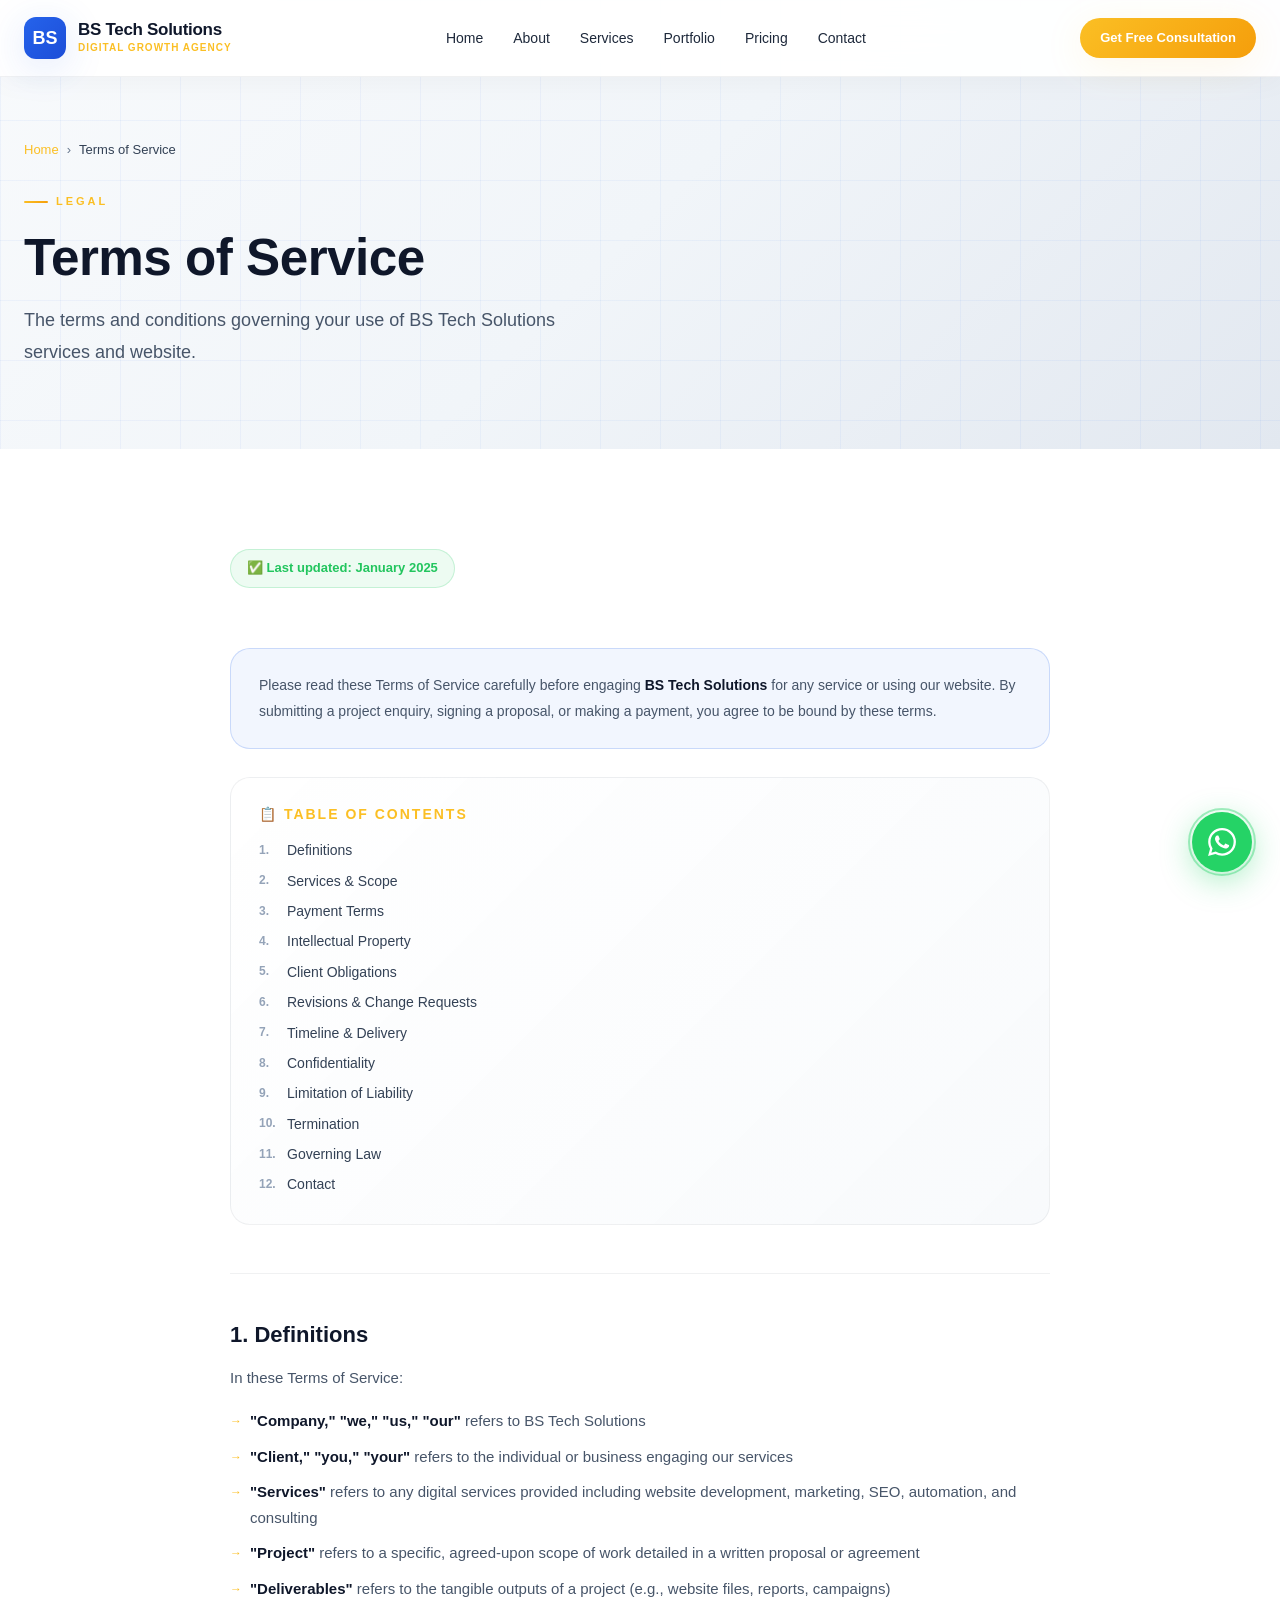
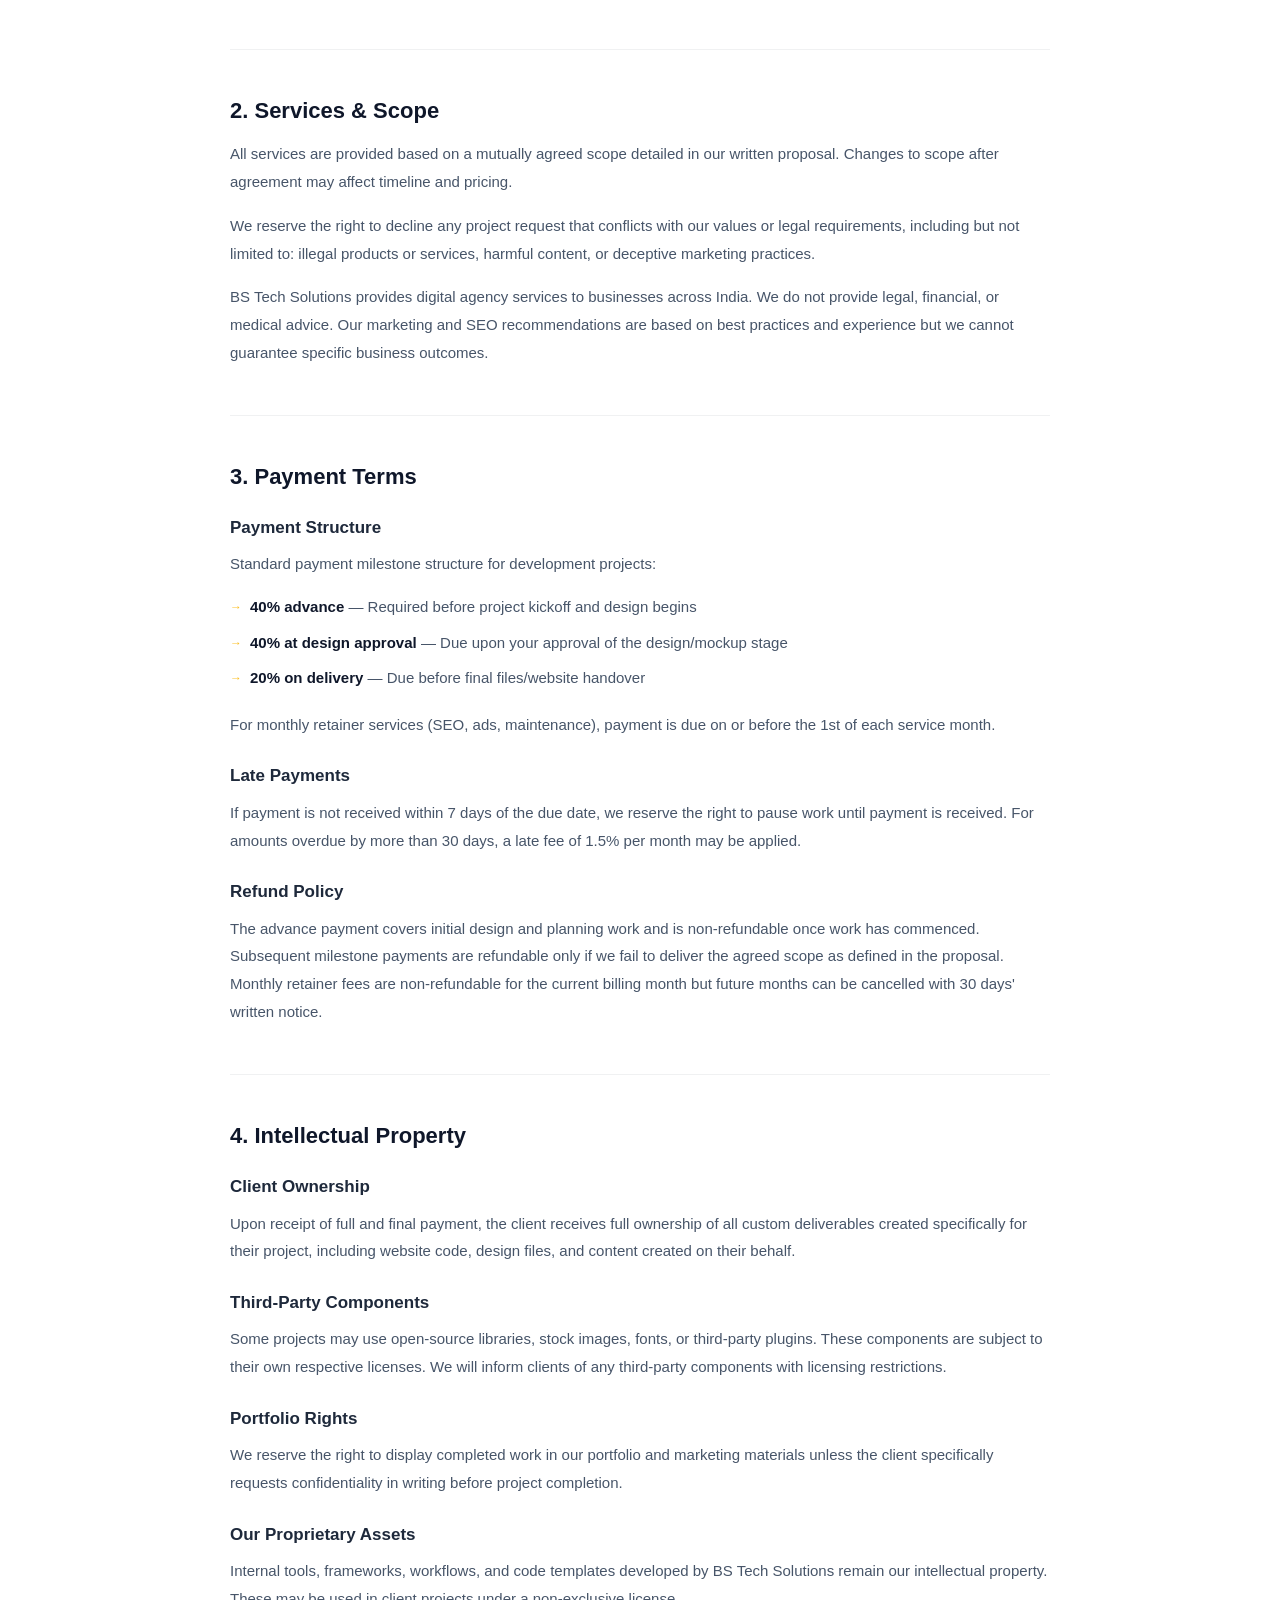
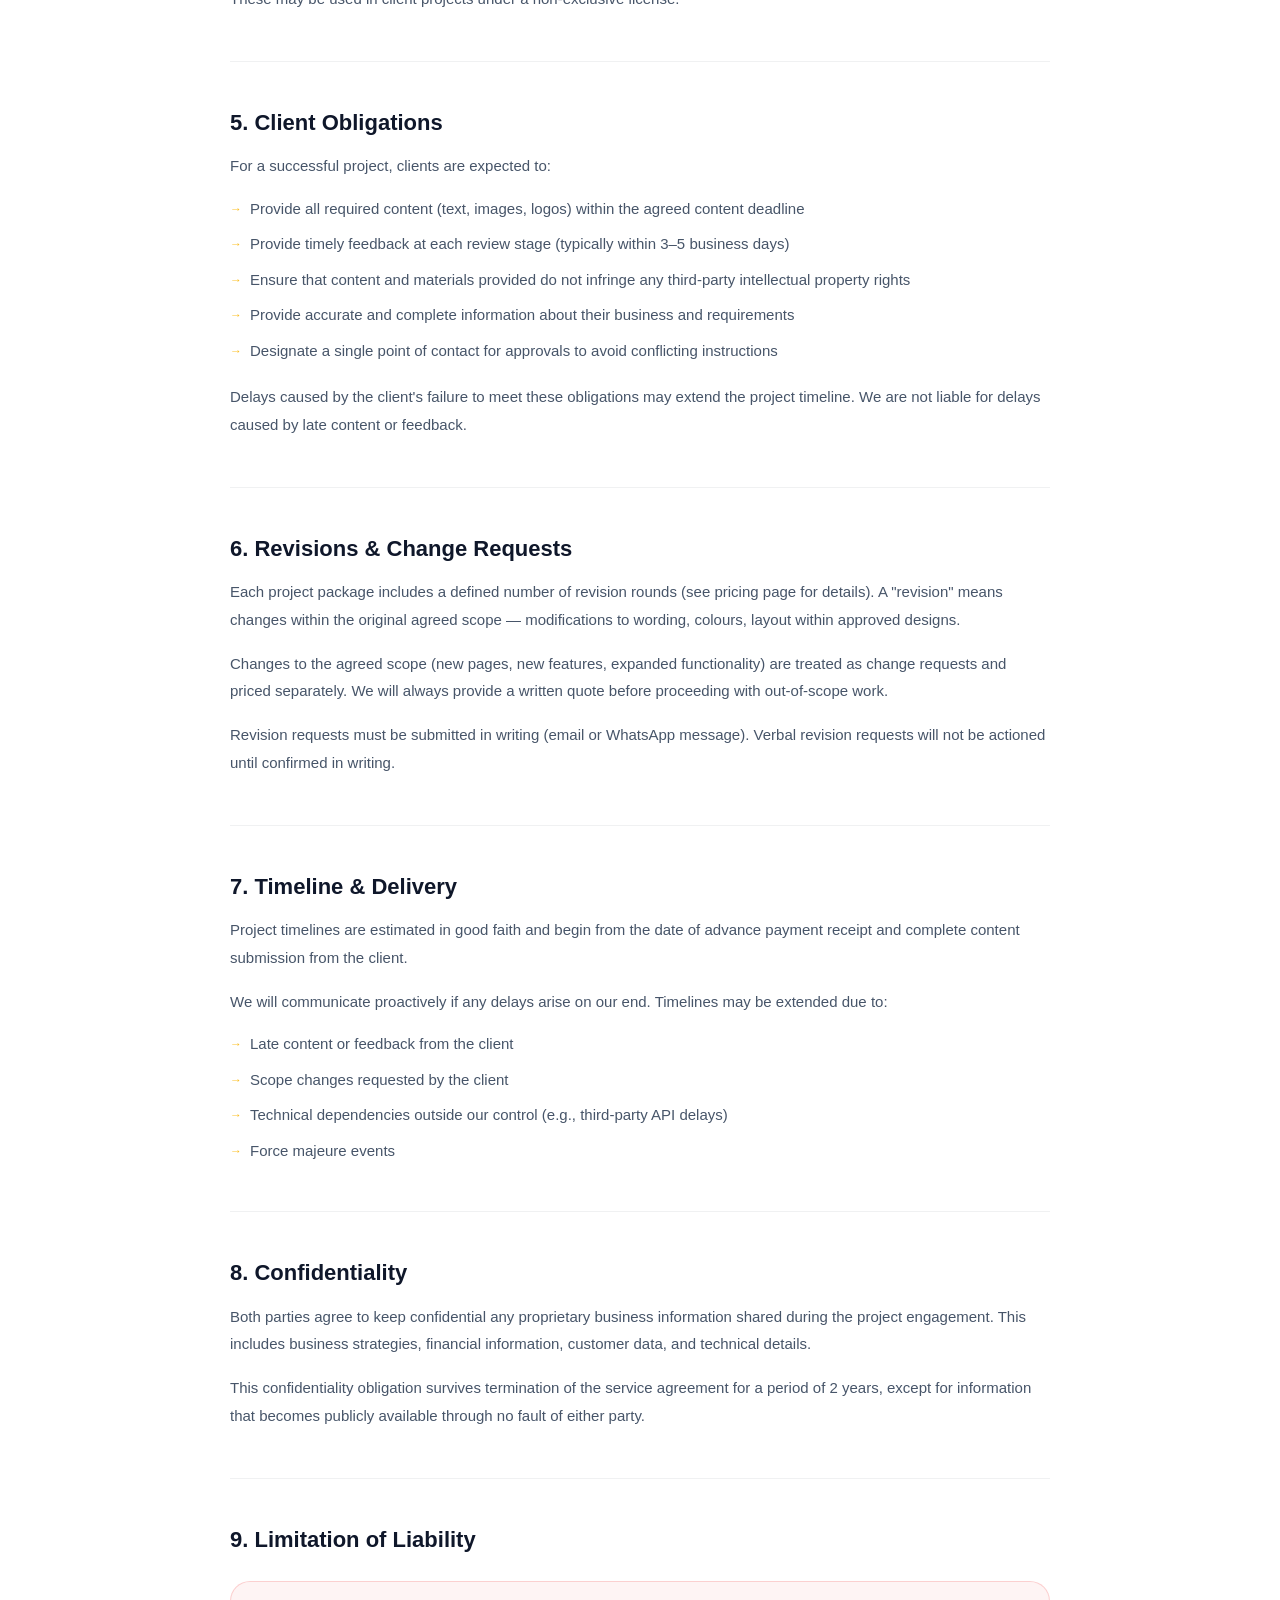
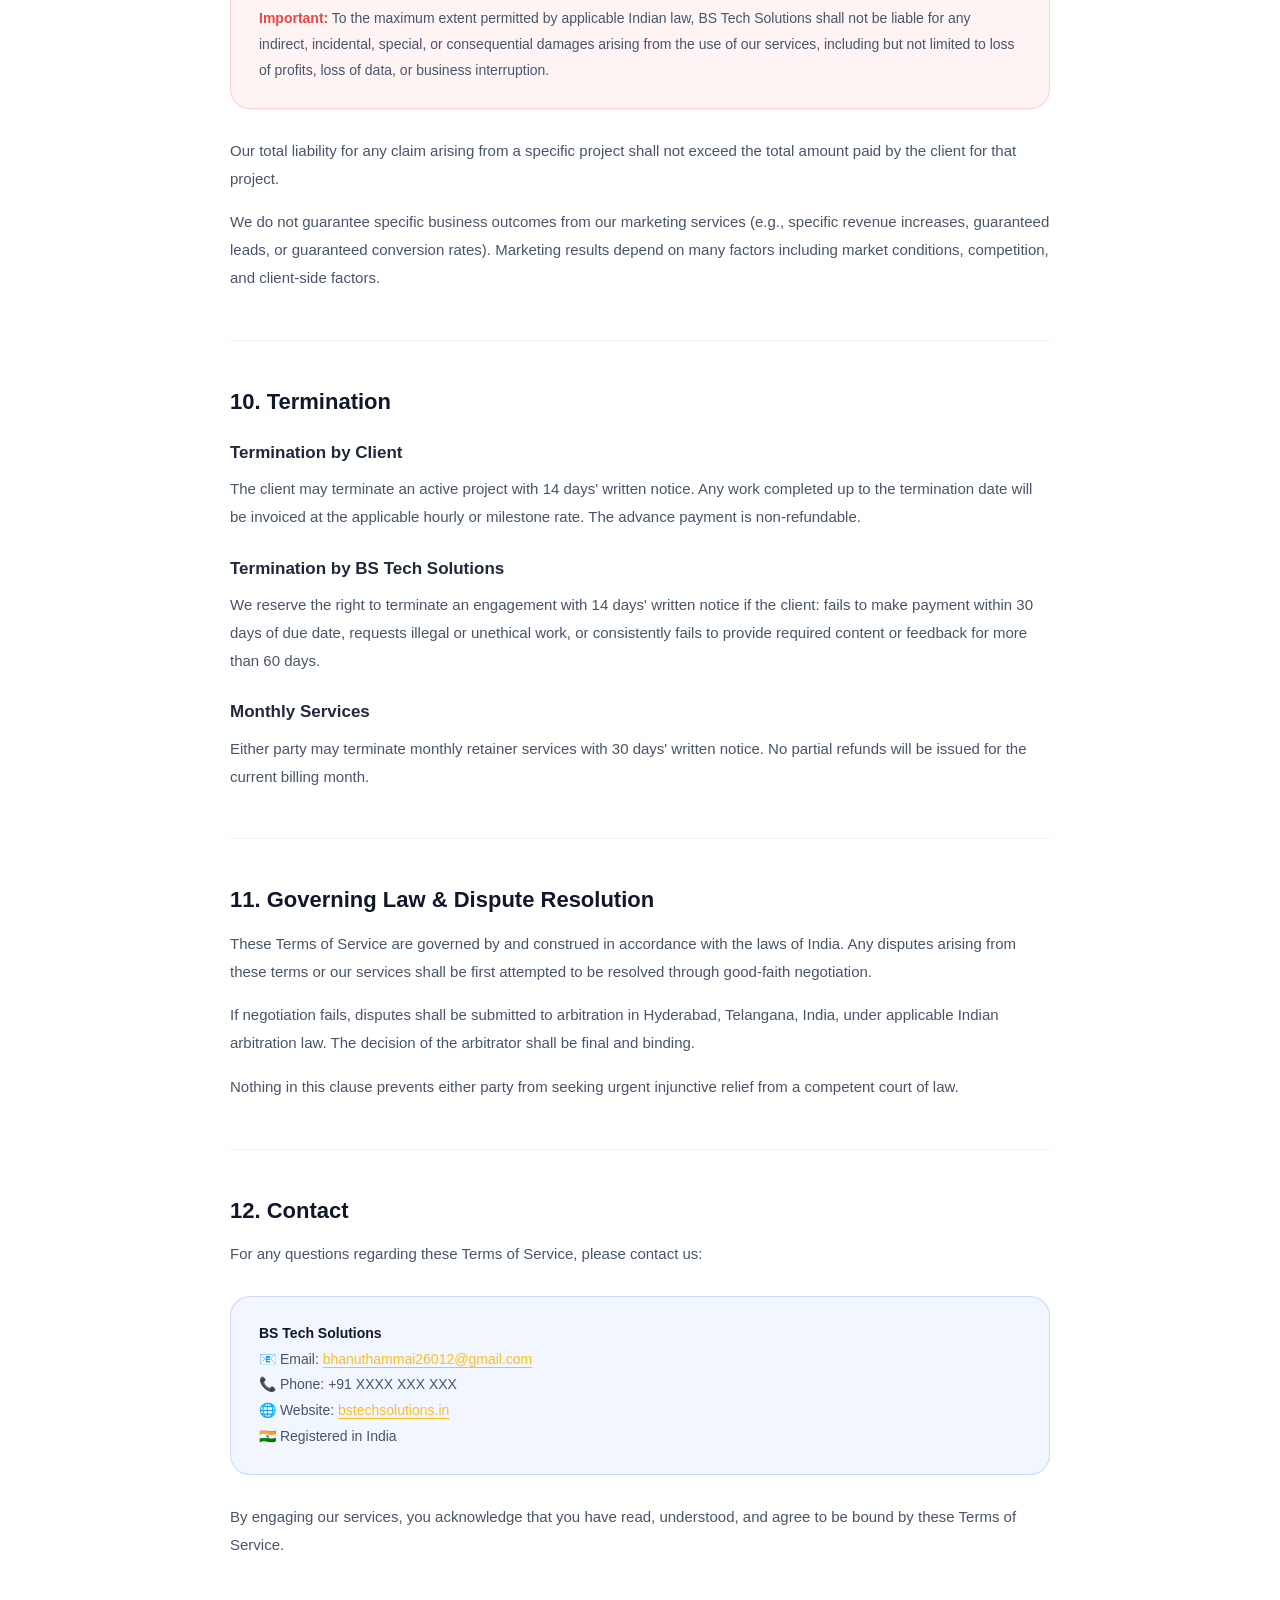
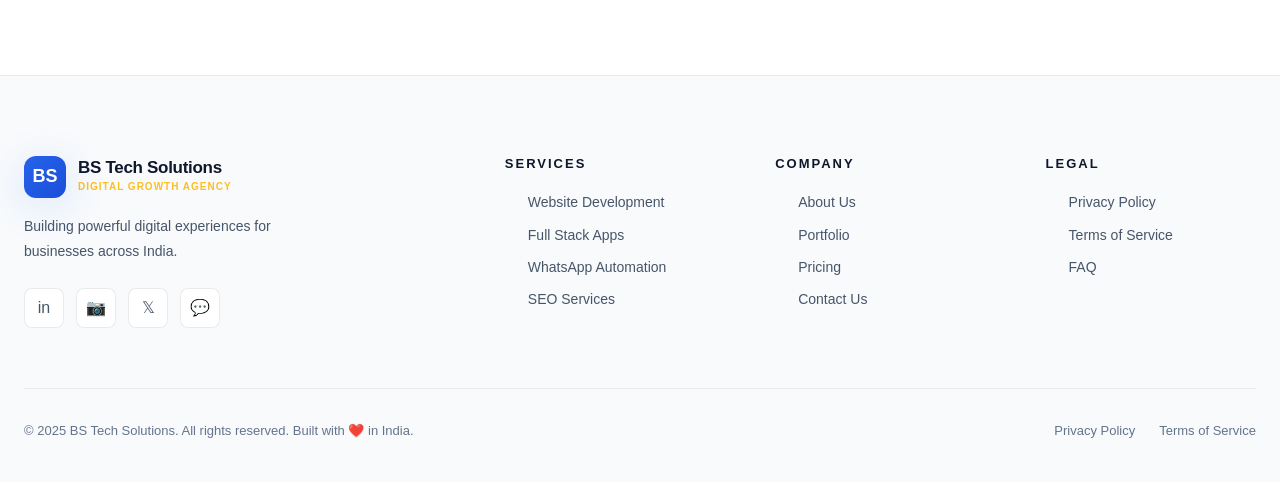
<file: terms.html>
<!DOCTYPE html>
<html lang="en">

<head>
    <meta charset="UTF-8">
    <meta name="viewport" content="width=device-width, initial-scale=1.0">
    <title>Terms of Service | BS Tech Solutions</title>
    <meta name="description" content="Terms of Service for BS Tech Solutions — the terms and conditions governing our digital services in India.">
    <link rel="canonical" href="https://bstechsolutions.in/terms.html">
    <link rel="stylesheet" href="css/style.css">
    <style>
        .legal-body { max-width: 820px; margin: 0 auto; }
        .legal-body h2 { font-size: 22px; font-weight: 800; color: var(--white); margin: 48px 0 16px; padding-top: 48px; border-top: 1px solid var(--border-subtle); }
        .legal-body h2:first-child { margin-top: 0; padding-top: 0; border-top: none; }
        .legal-body h3 { font-size: 17px; font-weight: 700; color: var(--gray-200); margin: 28px 0 12px; }
        .legal-body p { font-size: 15px; color: var(--gray-400); line-height: 1.85; margin-bottom: 16px; }
        .legal-body ul { list-style: none; margin: 16px 0 20px; display: flex; flex-direction: column; gap: 10px; }
        .legal-body ul li { font-size: 15px; color: var(--gray-400); line-height: 1.7; padding-left: 20px; position: relative; }
        .legal-body ul li::before { content: '→'; position: absolute; left: 0; color: var(--gold-400); font-size: 12px; top: 3px; }
        .legal-body a { color: var(--gold-400); text-decoration: underline; text-underline-offset: 3px; }
        .legal-highlight { background: rgba(37,99,235,0.06); border: 1px solid var(--border-blue); border-radius: var(--radius-lg); padding: 24px 28px; margin: 28px 0; }
        .legal-highlight p { margin-bottom: 0; font-size: 14px; }
        .legal-warning { background: rgba(239,68,68,0.06); border: 1px solid rgba(239,68,68,0.2); border-radius: var(--radius-lg); padding: 24px 28px; margin: 28px 0; }
        .legal-warning p { margin-bottom: 0; font-size: 14px; color: var(--gray-400); }
        .legal-toc { background: var(--gradient-card); border: 1px solid var(--border-subtle); border-radius: var(--radius-lg); padding: 28px; margin-bottom: 48px; }
        .legal-toc h4 { font-size: 14px; font-weight: 700; color: var(--gold-400); text-transform: uppercase; letter-spacing: 2px; margin-bottom: 16px; }
        .legal-toc ol { list-style: none; counter-reset: toc-counter; display: flex; flex-direction: column; gap: 8px; }
        .legal-toc ol li { counter-increment: toc-counter; font-size: 14px; color: var(--gray-400); display: flex; align-items: center; gap: 10px; }
        .legal-toc ol li::before { content: counter(toc-counter) "."; color: var(--gray-600); font-weight: 700; font-size: 12px; min-width: 18px; }
        .legal-toc ol li a { color: var(--gray-300); text-decoration: none; transition: var(--transition); }
        .legal-toc ol li a:hover { color: var(--gold-400); }
        .last-updated { display: inline-flex; align-items: center; gap: 8px; padding: 8px 16px; background: rgba(34,197,94,0.08); border: 1px solid rgba(34,197,94,0.2); border-radius: var(--radius-full); font-size: 13px; color: #22C55E; font-weight: 600; margin-bottom: 32px; }
    </style>
</head>

<body>

    <div class="scroll-progress" id="scrollProgress"></div>

    <nav class="navbar navbar-scrolled" id="navbar">
        <div class="navbar-inner">
            <a href="index.html" class="logo">
                <div class="logo-icon">BS</div>
                <div class="logo-text">
                    <span class="logo-name">BS Tech Solutions</span>
                    <span class="logo-tagline">Digital Growth Agency</span>
                </div>
            </a>
            <div class="nav-links">
                <a href="index.html" class="nav-link">Home</a>
                <a href="about.html" class="nav-link">About</a>
                <a href="services.html" class="nav-link">Services</a>
                <a href="portfolio.html" class="nav-link">Portfolio</a>
                <a href="pricing.html" class="nav-link">Pricing</a>
                <a href="contact.html" class="nav-link">Contact</a>
            </div>
            <div class="nav-cta">
                <a href="contact.html" class="btn btn-gold btn-sm">Get Free Consultation</a>
                <button class="hamburger" id="hamburger" aria-label="Toggle menu">
                    <span></span><span></span><span></span>
                </button>
            </div>
        </div>
    </nav>
    <div class="mobile-menu" id="mobileMenu">
        <a href="index.html" class="nav-link">Home</a>
        <a href="about.html" class="nav-link">About</a>
        <a href="services.html" class="nav-link">Services</a>
        <a href="portfolio.html" class="nav-link">Portfolio</a>
        <a href="pricing.html" class="nav-link">Pricing</a>
        <a href="contact.html" class="nav-link">Contact</a>
        <a href="contact.html" class="btn btn-gold" style="margin-top:12px;">Get Free Consultation</a>
    </div>

    <section class="page-hero">
        <div class="page-hero-grid"></div>
        <div class="container">
            <div class="page-hero-content">
                <div class="breadcrumb">
                    <a href="index.html">Home</a><span>›</span>
                    <span style="color:var(--gray-300)">Terms of Service</span>
                </div>
                <span class="section-label">Legal</span>
                <h1 class="section-title" style="font-size:clamp(32px,4vw,52px);">Terms of Service</h1>
                <p class="section-subtitle">The terms and conditions governing your use of BS Tech Solutions services and website.</p>
            </div>
        </div>
    </section>

    <section class="section bg-dark">
        <div class="container">
            <div class="legal-body">

                <div class="last-updated">✅ Last updated: January 2025</div>

                <div class="legal-highlight">
                    <p>Please read these Terms of Service carefully before engaging <strong style="color:var(--white);">BS Tech Solutions</strong> for any service or using our website. By submitting a project enquiry, signing a proposal, or making a payment, you agree to be bound by these terms.</p>
                </div>

                <div class="legal-toc">
                    <h4>📋 Table of Contents</h4>
                    <ol>
                        <li><a href="#definitions">Definitions</a></li>
                        <li><a href="#services">Services & Scope</a></li>
                        <li><a href="#payment">Payment Terms</a></li>
                        <li><a href="#intellectual-property">Intellectual Property</a></li>
                        <li><a href="#client-obligations">Client Obligations</a></li>
                        <li><a href="#revisions">Revisions & Change Requests</a></li>
                        <li><a href="#timeline">Timeline & Delivery</a></li>
                        <li><a href="#confidentiality">Confidentiality</a></li>
                        <li><a href="#liability">Limitation of Liability</a></li>
                        <li><a href="#termination">Termination</a></li>
                        <li><a href="#governing-law">Governing Law</a></li>
                        <li><a href="#contact">Contact</a></li>
                    </ol>
                </div>

                <h2 id="definitions">1. Definitions</h2>
                <p>In these Terms of Service:</p>
                <ul>
                    <li><strong style="color:var(--white);">"Company," "we," "us," "our"</strong> refers to BS Tech Solutions</li>
                    <li><strong style="color:var(--white);">"Client," "you," "your"</strong> refers to the individual or business engaging our services</li>
                    <li><strong style="color:var(--white);">"Services"</strong> refers to any digital services provided including website development, marketing, SEO, automation, and consulting</li>
                    <li><strong style="color:var(--white);">"Project"</strong> refers to a specific, agreed-upon scope of work detailed in a written proposal or agreement</li>
                    <li><strong style="color:var(--white);">"Deliverables"</strong> refers to the tangible outputs of a project (e.g., website files, reports, campaigns)</li>
                </ul>

                <h2 id="services">2. Services & Scope</h2>
                <p>All services are provided based on a mutually agreed scope detailed in our written proposal. Changes to scope after agreement may affect timeline and pricing.</p>
                <p>We reserve the right to decline any project request that conflicts with our values or legal requirements, including but not limited to: illegal products or services, harmful content, or deceptive marketing practices.</p>
                <p>BS Tech Solutions provides digital agency services to businesses across India. We do not provide legal, financial, or medical advice. Our marketing and SEO recommendations are based on best practices and experience but we cannot guarantee specific business outcomes.</p>

                <h2 id="payment">3. Payment Terms</h2>

                <h3>Payment Structure</h3>
                <p>Standard payment milestone structure for development projects:</p>
                <ul>
                    <li><strong style="color:var(--white);">40% advance</strong> — Required before project kickoff and design begins</li>
                    <li><strong style="color:var(--white);">40% at design approval</strong> — Due upon your approval of the design/mockup stage</li>
                    <li><strong style="color:var(--white);">20% on delivery</strong> — Due before final files/website handover</li>
                </ul>
                <p>For monthly retainer services (SEO, ads, maintenance), payment is due on or before the 1st of each service month.</p>

                <h3>Late Payments</h3>
                <p>If payment is not received within 7 days of the due date, we reserve the right to pause work until payment is received. For amounts overdue by more than 30 days, a late fee of 1.5% per month may be applied.</p>

                <h3>Refund Policy</h3>
                <p>The advance payment covers initial design and planning work and is non-refundable once work has commenced. Subsequent milestone payments are refundable only if we fail to deliver the agreed scope as defined in the proposal. Monthly retainer fees are non-refundable for the current billing month but future months can be cancelled with 30 days' written notice.</p>

                <h2 id="intellectual-property">4. Intellectual Property</h2>

                <h3>Client Ownership</h3>
                <p>Upon receipt of full and final payment, the client receives full ownership of all custom deliverables created specifically for their project, including website code, design files, and content created on their behalf.</p>

                <h3>Third-Party Components</h3>
                <p>Some projects may use open-source libraries, stock images, fonts, or third-party plugins. These components are subject to their own respective licenses. We will inform clients of any third-party components with licensing restrictions.</p>

                <h3>Portfolio Rights</h3>
                <p>We reserve the right to display completed work in our portfolio and marketing materials unless the client specifically requests confidentiality in writing before project completion.</p>

                <h3>Our Proprietary Assets</h3>
                <p>Internal tools, frameworks, workflows, and code templates developed by BS Tech Solutions remain our intellectual property. These may be used in client projects under a non-exclusive license.</p>

                <h2 id="client-obligations">5. Client Obligations</h2>
                <p>For a successful project, clients are expected to:</p>
                <ul>
                    <li>Provide all required content (text, images, logos) within the agreed content deadline</li>
                    <li>Provide timely feedback at each review stage (typically within 3–5 business days)</li>
                    <li>Ensure that content and materials provided do not infringe any third-party intellectual property rights</li>
                    <li>Provide accurate and complete information about their business and requirements</li>
                    <li>Designate a single point of contact for approvals to avoid conflicting instructions</li>
                </ul>
                <p>Delays caused by the client's failure to meet these obligations may extend the project timeline. We are not liable for delays caused by late content or feedback.</p>

                <h2 id="revisions">6. Revisions & Change Requests</h2>
                <p>Each project package includes a defined number of revision rounds (see pricing page for details). A "revision" means changes within the original agreed scope — modifications to wording, colours, layout within approved designs.</p>
                <p>Changes to the agreed scope (new pages, new features, expanded functionality) are treated as change requests and priced separately. We will always provide a written quote before proceeding with out-of-scope work.</p>
                <p>Revision requests must be submitted in writing (email or WhatsApp message). Verbal revision requests will not be actioned until confirmed in writing.</p>

                <h2 id="timeline">7. Timeline & Delivery</h2>
                <p>Project timelines are estimated in good faith and begin from the date of advance payment receipt and complete content submission from the client.</p>
                <p>We will communicate proactively if any delays arise on our end. Timelines may be extended due to:</p>
                <ul>
                    <li>Late content or feedback from the client</li>
                    <li>Scope changes requested by the client</li>
                    <li>Technical dependencies outside our control (e.g., third-party API delays)</li>
                    <li>Force majeure events</li>
                </ul>

                <h2 id="confidentiality">8. Confidentiality</h2>
                <p>Both parties agree to keep confidential any proprietary business information shared during the project engagement. This includes business strategies, financial information, customer data, and technical details.</p>
                <p>This confidentiality obligation survives termination of the service agreement for a period of 2 years, except for information that becomes publicly available through no fault of either party.</p>

                <h2 id="liability">9. Limitation of Liability</h2>
                <div class="legal-warning">
                    <p><strong style="color:#EF4444;">Important:</strong> To the maximum extent permitted by applicable Indian law, BS Tech Solutions shall not be liable for any indirect, incidental, special, or consequential damages arising from the use of our services, including but not limited to loss of profits, loss of data, or business interruption.</p>
                </div>
                <p>Our total liability for any claim arising from a specific project shall not exceed the total amount paid by the client for that project.</p>
                <p>We do not guarantee specific business outcomes from our marketing services (e.g., specific revenue increases, guaranteed leads, or guaranteed conversion rates). Marketing results depend on many factors including market conditions, competition, and client-side factors.</p>

                <h2 id="termination">10. Termination</h2>

                <h3>Termination by Client</h3>
                <p>The client may terminate an active project with 14 days' written notice. Any work completed up to the termination date will be invoiced at the applicable hourly or milestone rate. The advance payment is non-refundable.</p>

                <h3>Termination by BS Tech Solutions</h3>
                <p>We reserve the right to terminate an engagement with 14 days' written notice if the client: fails to make payment within 30 days of due date, requests illegal or unethical work, or consistently fails to provide required content or feedback for more than 60 days.</p>

                <h3>Monthly Services</h3>
                <p>Either party may terminate monthly retainer services with 30 days' written notice. No partial refunds will be issued for the current billing month.</p>

                <h2 id="governing-law">11. Governing Law & Dispute Resolution</h2>
                <p>These Terms of Service are governed by and construed in accordance with the laws of India. Any disputes arising from these terms or our services shall be first attempted to be resolved through good-faith negotiation.</p>
                <p>If negotiation fails, disputes shall be submitted to arbitration in Hyderabad, Telangana, India, under applicable Indian arbitration law. The decision of the arbitrator shall be final and binding.</p>
                <p>Nothing in this clause prevents either party from seeking urgent injunctive relief from a competent court of law.</p>

                <h2 id="contact">12. Contact</h2>
                <p>For any questions regarding these Terms of Service, please contact us:</p>
                <div class="legal-highlight">
                    <p><strong style="color:var(--white);">BS Tech Solutions</strong><br>
                    📧 Email: <a href="mailto:bhanuthammai26012@gmail.com">bhanuthammai26012@gmail.com</a><br>
                    📞 Phone: +91 XXXX XXX XXX<br>
                    🌐 Website: <a href="https://bstechsolutions.in">bstechsolutions.in</a><br>
                    🇮🇳 Registered in India</p>
                </div>
                <p>By engaging our services, you acknowledge that you have read, understood, and agree to be bound by these Terms of Service.</p>

            </div>
        </div>
    </section>

    <footer class="footer">
        <div class="container">
            <div class="footer-grid">
                <div class="footer-about">
                    <a href="index.html" class="logo" style="display:inline-flex;margin-bottom:0;">
                        <div class="logo-icon">BS</div>
                        <div class="logo-text">
                            <span class="logo-name">BS Tech Solutions</span>
                            <span class="logo-tagline">Digital Growth Agency</span>
                        </div>
                    </a>
                    <p>Building powerful digital experiences for businesses across India.</p>
                    <div class="footer-socials">
                        <a class="social-link" href="#" aria-label="LinkedIn">in</a>
                        <a class="social-link" href="#" aria-label="Instagram">📷</a>
                        <a class="social-link" href="#" aria-label="Twitter">𝕏</a>
                        <a class="social-link" href="#" aria-label="WhatsApp">💬</a>
                    </div>
                </div>
                <div class="footer-col">
                    <h4>Services</h4>
                    <div class="footer-links">
                        <a href="services.html" class="footer-link">Website Development</a>
                        <a href="services.html" class="footer-link">Full Stack Apps</a>
                        <a href="services.html" class="footer-link">WhatsApp Automation</a>
                        <a href="services.html" class="footer-link">SEO Services</a>
                    </div>
                </div>
                <div class="footer-col">
                    <h4>Company</h4>
                    <div class="footer-links">
                        <a href="about.html" class="footer-link">About Us</a>
                        <a href="portfolio.html" class="footer-link">Portfolio</a>
                        <a href="pricing.html" class="footer-link">Pricing</a>
                        <a href="contact.html" class="footer-link">Contact Us</a>
                    </div>
                </div>
                <div class="footer-col">
                    <h4>Legal</h4>
                    <div class="footer-links">
                        <a href="privacy.html" class="footer-link">Privacy Policy</a>
                        <a href="terms.html" class="footer-link">Terms of Service</a>
                        <a href="faq.html" class="footer-link">FAQ</a>
                    </div>
                </div>
            </div>
            <div class="footer-bottom">
                <p>© 2025 BS Tech Solutions. All rights reserved. Built with ❤️ in India.</p>
                <div class="footer-bottom-links">
                    <a href="privacy.html">Privacy Policy</a>
                    <a href="terms.html">Terms of Service</a>
                </div>
            </div>
        </div>
    </footer>

    <a class="whatsapp-float" href="https://wa.me/91XXXXXXXXXX" target="_blank" aria-label="Chat on WhatsApp">
        <div class="wa-pulse"></div>
        <svg viewBox="0 0 24 24"><path d="M17.472 14.382c-.297-.149-1.758-.867-2.03-.967-.273-.099-.471-.148-.67.15-.197.297-.767.966-.94 1.164-.173.199-.347.223-.644.075-.297-.15-1.255-.463-2.39-1.475-.883-.788-1.48-1.761-1.653-2.059-.173-.297-.018-.458.13-.606.134-.133.298-.347.446-.52.149-.174.198-.298.298-.497.099-.198.05-.371-.025-.52-.075-.149-.669-1.612-.916-2.207-.242-.579-.487-.5-.669-.51-.173-.008-.371-.01-.57-.01-.198 0-.52.074-.792.372-.272.297-1.04 1.016-1.04 2.479 0 1.462 1.065 2.875 1.213 3.074.149.198 2.096 3.2 5.077 4.487.709.306 1.262.489 1.694.625.712.227 1.36.195 1.871.118.571-.085 1.758-.719 2.006-1.413.248-.694.248-1.289.173-1.413-.074-.124-.272-.198-.57-.347m-5.421 7.403h-.004a9.87 9.87 0 01-5.031-1.378l-.361-.214-3.741.982.998-3.648-.235-.374a9.86 9.86 0 01-1.51-5.26c.001-5.45 4.436-9.884 9.888-9.884 2.64 0 5.122 1.03 6.988 2.898a9.825 9.825 0 012.893 6.994c-.003 5.45-4.437 9.884-9.885 9.884m8.413-18.297A11.815 11.815 0 0012.05 0C5.495 0 .16 5.335.157 11.892c0 2.096.547 4.142 1.588 5.945L.057 24l6.305-1.654a11.882 11.882 0 005.683 1.448h.005c6.554 0 11.89-5.335 11.893-11.893a11.821 11.821 0 00-3.48-8.413z"/></svg>
    </a>
    <a class="mobile-call-btn" href="tel:+91XXXXXXXXXX">📞 Call Now</a>

    <script>
        window.addEventListener('scroll', () => {
            const p = (window.scrollY / (document.documentElement.scrollHeight - window.innerHeight)) * 100;
            document.getElementById('scrollProgress').style.width = p + '%';
        });
        const hamburger = document.getElementById('hamburger');
        const mobileMenu = document.getElementById('mobileMenu');
        hamburger.addEventListener('click', () => {
            mobileMenu.classList.toggle('open');
            const spans = hamburger.querySelectorAll('span');
            const open = mobileMenu.classList.contains('open');
            spans[0].style.transform = open ? 'translateY(7px) rotate(45deg)' : '';
            spans[1].style.opacity = open ? '0' : '';
            spans[2].style.transform = open ? 'translateY(-7px) rotate(-45deg)' : '';
        });
    </script>
</body>
</html>
</file>
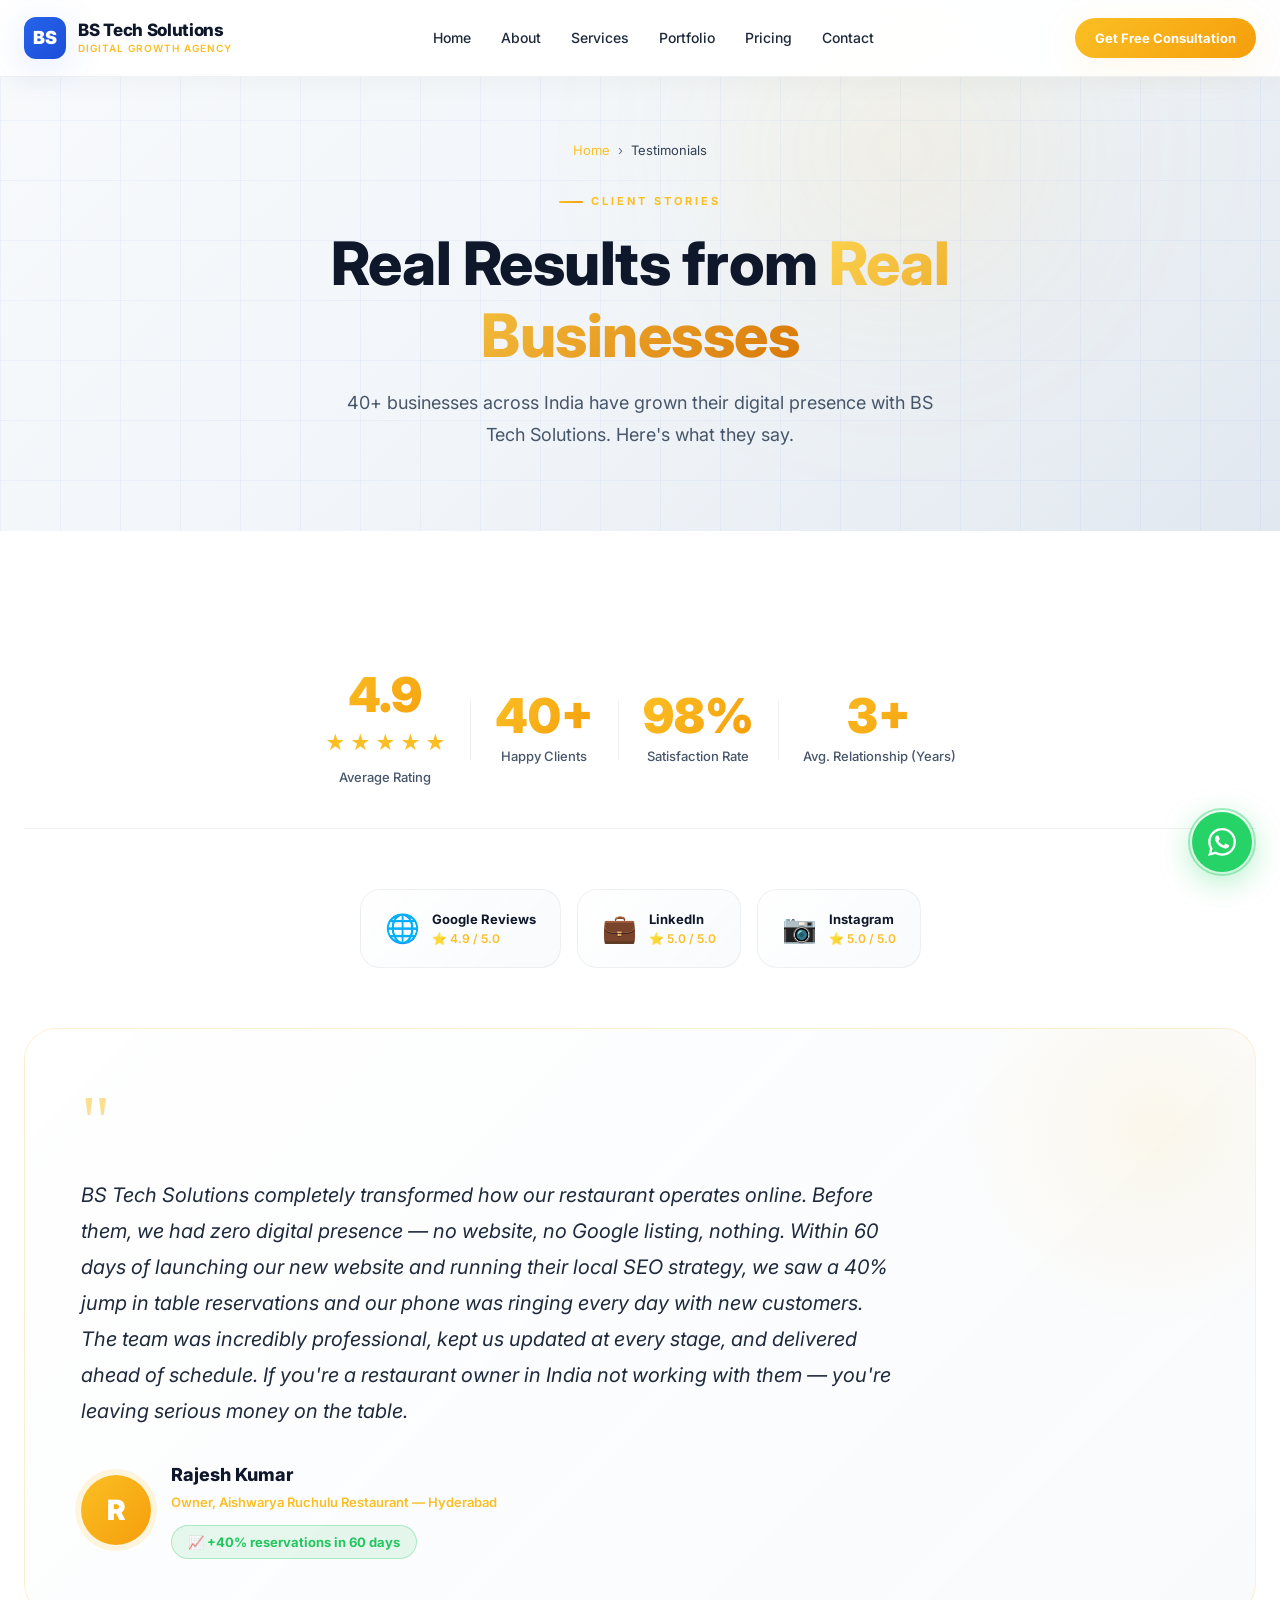
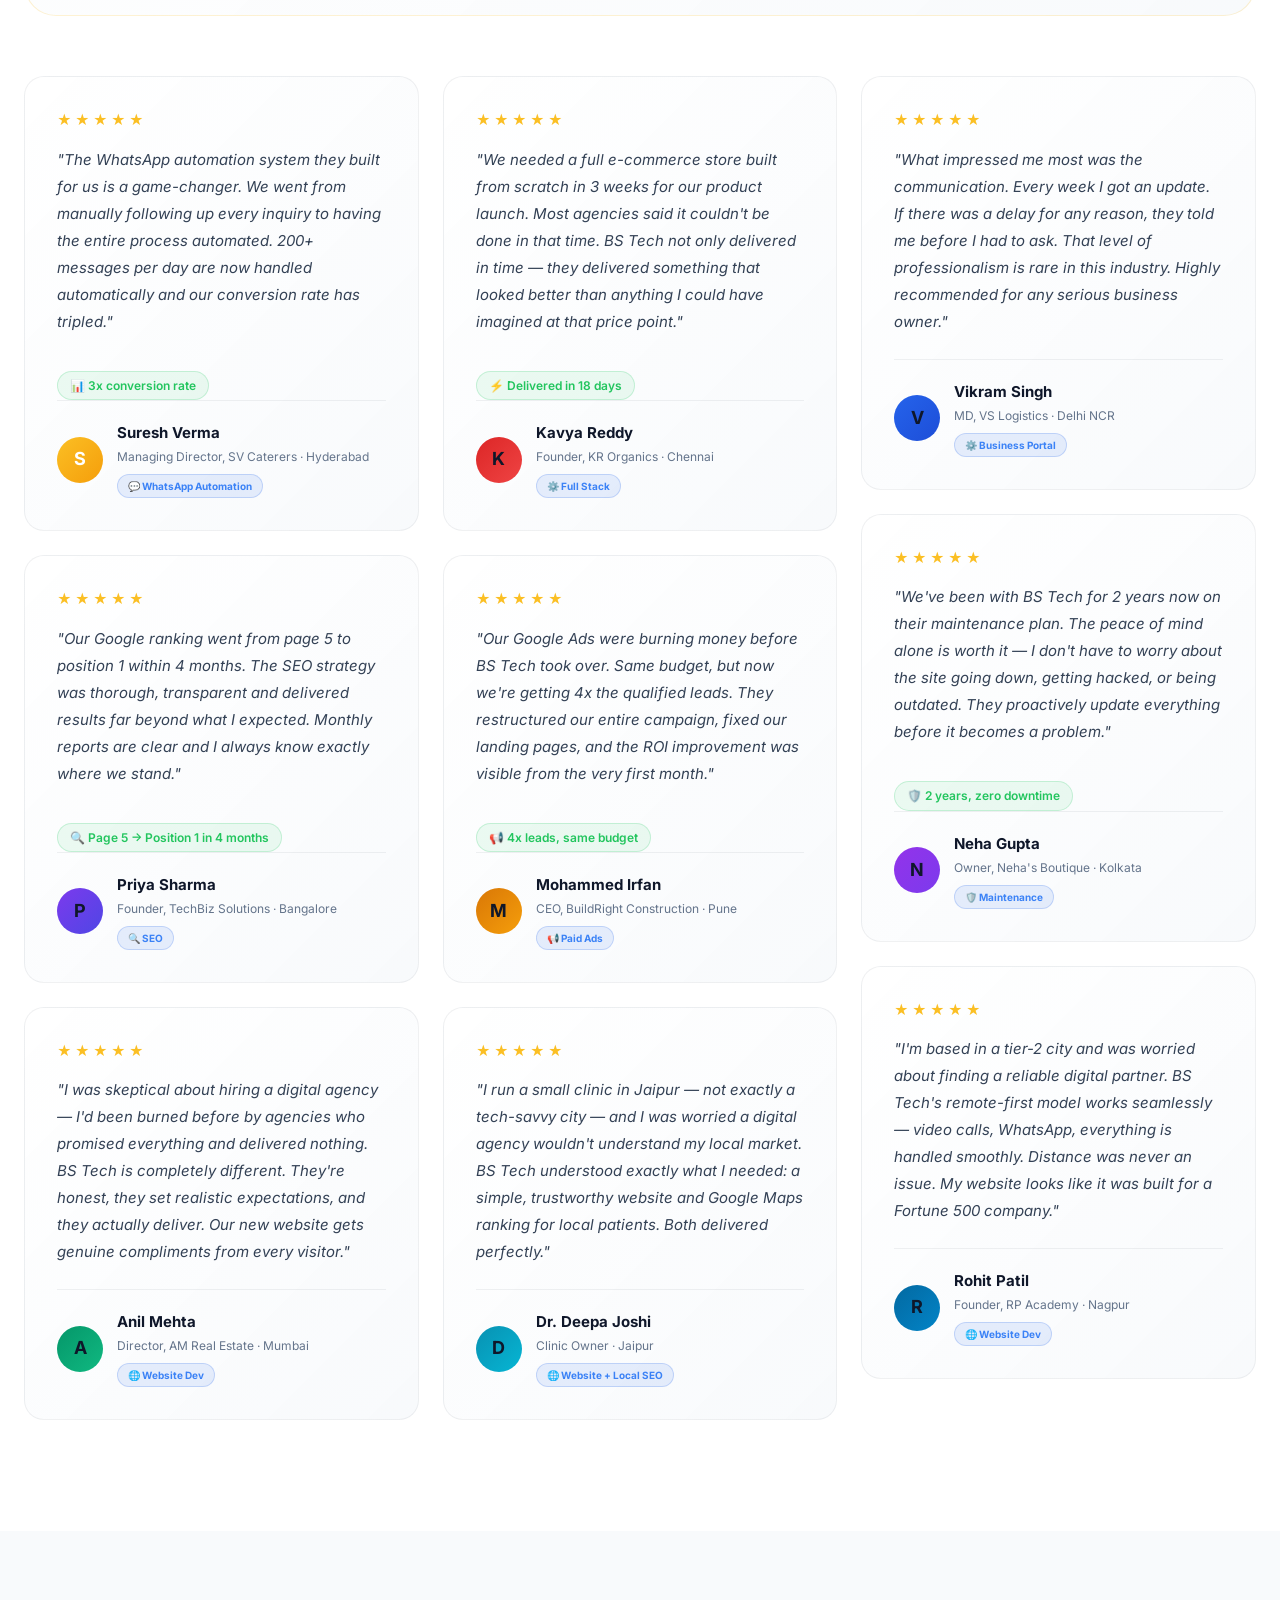
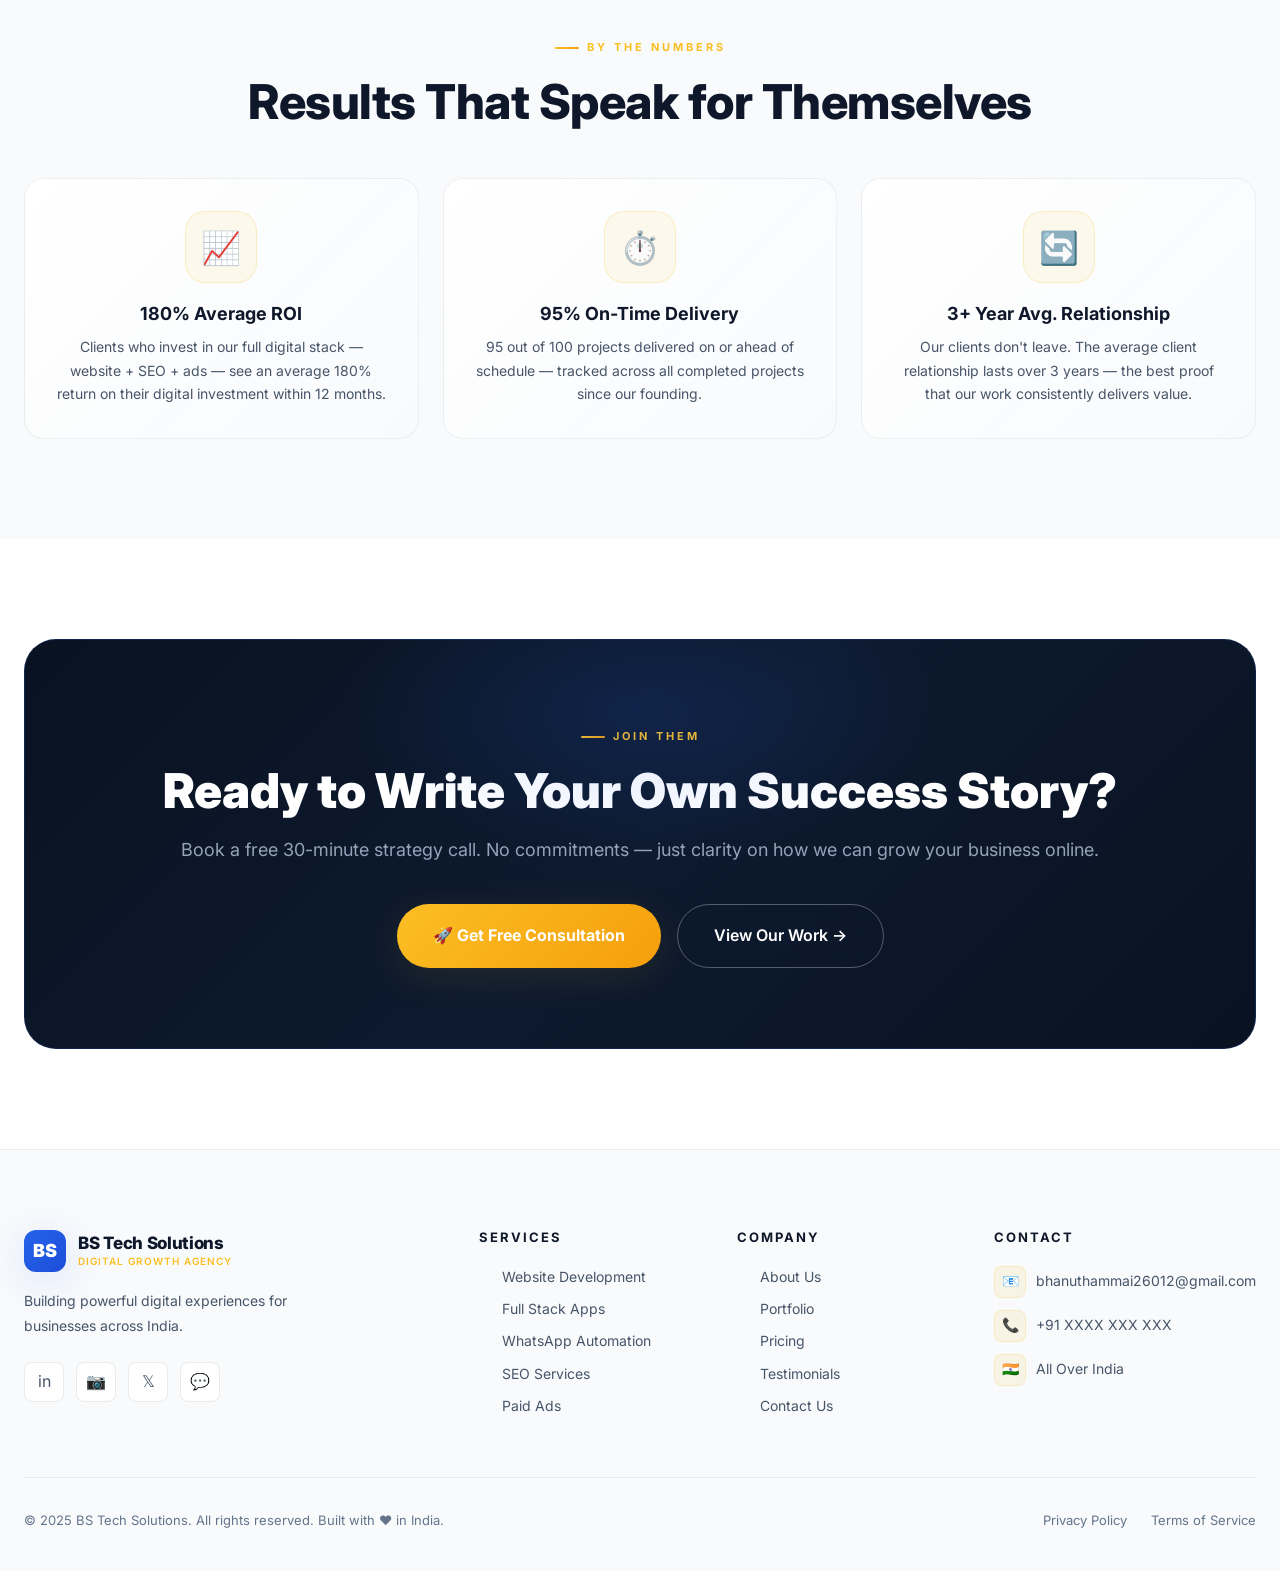
<file: testimonials.html>
<!DOCTYPE html>
<html lang="en">
<head>
    <meta charset="UTF-8">
    <meta name="viewport" content="width=device-width, initial-scale=1.0">
    <title>Client Testimonials | BS Tech Solutions — Real Reviews from Indian Businesses</title>
    <meta name="description" content="Read real testimonials from BS Tech Solutions clients across India. See how we've helped 40+ businesses grow their digital presence with web development, SEO and marketing.">
    <link rel="canonical" href="https://bstechsolutions.in/testimonials.html">
    <link rel="preconnect" href="https://fonts.googleapis.com">
    <link rel="preconnect" href="https://fonts.gstatic.com" crossorigin>
    <link rel="stylesheet" href="https://fonts.googleapis.com/css2?family=Inter:wght@300;400;500;600;700;800;900&family=Playfair+Display:wght@700;800&display=swap">
    <link rel="stylesheet" href="css/style.css">
    <style>
        /* ── TESTIMONIALS PAGE ── */
        .rating-bar{display:flex;align-items:center;justify-content:center;gap:24px;flex-wrap:wrap;padding:40px 0;border-bottom:1px solid var(--border-subtle);margin-bottom:60px}
        .rating-stat{text-align:center}
        .rating-stat .big{font-size:48px;font-weight:900;background:var(--gradient-gold);-webkit-background-clip:text;-webkit-text-fill-color:transparent;background-clip:text;line-height:1}
        .rating-stat .lbl{font-size:13px;color:var(--gray-400);margin-top:6px;font-weight:500}
        .rating-divider{width:1px;height:60px;background:var(--border-subtle)}
        .stars-row{display:flex;gap:4px;justify-content:center;margin:8px 0}
        .star{font-size:20px;color:var(--gold-400)}

        /* Featured testimonial */
        .featured-testimonial{background:var(--gradient-card);border:1px solid var(--border-gold);border-radius:var(--radius-xl);padding:56px;position:relative;overflow:hidden;margin-bottom:60px}
        .featured-testimonial::before{content:'';position:absolute;top:-100px;right:-100px;width:400px;height:400px;background:radial-gradient(circle,rgba(251,191,36,.08) 0%,transparent 70%);pointer-events:none}
        .ft-quote{font-size:72px;color:var(--gold-400);line-height:1;margin-bottom:20px;font-family:Georgia,serif;opacity:.5}
        .ft-text{font-size:20px;color:var(--gray-200);line-height:1.8;font-style:italic;margin-bottom:32px;max-width:820px}
        .ft-author{display:flex;align-items:center;gap:20px}
        .ft-avatar{width:70px;height:70px;border-radius:var(--radius-full);background:var(--gradient-gold);display:flex;align-items:center;justify-content:center;font-size:28px;font-weight:900;color:var(--dark-900);flex-shrink:0;box-shadow:0 0 0 6px rgba(251,191,36,.15)}
        .ft-name{font-size:18px;font-weight:800;color:var(--white)}
        .ft-role{font-size:13px;color:var(--gold-400);font-weight:600;margin-top:2px}
        .ft-result{display:inline-flex;align-items:center;gap:8px;padding:6px 16px;background:rgba(34,197,94,.1);border:1px solid rgba(34,197,94,.3);border-radius:var(--radius-full);font-size:13px;color:#22C55E;font-weight:700;margin-top:12px}

        /* Testimonials masonry grid */
        .t-grid{columns:3;column-gap:24px}
        .t-card{background:var(--gradient-card);border:1px solid var(--border-subtle);border-radius:var(--radius-lg);padding:32px;margin-bottom:24px;break-inside:avoid;transition:var(--transition);display:block}
        .t-card:hover{border-color:var(--border-gold);transform:translateY(-3px);box-shadow:var(--shadow-gold)}
        .t-stars{display:flex;gap:3px;margin-bottom:14px}
        .t-star{font-size:14px;color:var(--gold-400)}
        .t-text{font-size:15px;color:var(--gray-300);line-height:1.8;font-style:italic;margin-bottom:24px}
        .t-divider{height:1px;background:var(--border-subtle);margin-bottom:20px}
        .t-author{display:flex;align-items:center;gap:14px}
        .t-avatar{width:46px;height:46px;border-radius:var(--radius-full);display:flex;align-items:center;justify-content:center;font-size:18px;font-weight:700;color:var(--white);flex-shrink:0}
        .t-name{font-size:15px;font-weight:700;color:var(--white)}
        .t-role{font-size:12px;color:var(--gray-500);margin-top:2px}
        .t-tag{display:inline-flex;align-items:center;gap:4px;padding:3px 10px;background:rgba(37,99,235,.1);border:1px solid var(--border-blue);border-radius:var(--radius-full);font-size:10px;font-weight:700;color:var(--blue-400);margin-top:8px}
        .t-result-chip{display:inline-flex;align-items:center;gap:6px;padding:4px 12px;background:rgba(34,197,94,.08);border:1px solid rgba(34,197,94,.2);border-radius:var(--radius-full);font-size:12px;color:#22C55E;font-weight:600;margin-top:12px}

        /* Google / platform badges */
        .platform-row{display:flex;gap:16px;flex-wrap:wrap;justify-content:center;margin-bottom:60px}
        .platform-badge{display:flex;align-items:center;gap:12px;padding:16px 24px;background:var(--gradient-card);border:1px solid var(--border-subtle);border-radius:var(--radius-lg);transition:var(--transition)}
        .platform-badge:hover{border-color:var(--border-gold);transform:translateY(-2px)}
        .pb-icon{font-size:28px}
        .pb-name{font-size:13px;font-weight:700;color:var(--white)}
        .pb-rating{font-size:12px;color:var(--gold-400);font-weight:600}

        @media(max-width:1024px){.t-grid{columns:2}}
        @media(max-width:768px){
            .t-grid{columns:1}
            .featured-testimonial{padding:32px 24px}
            .ft-text{font-size:17px}
            .rating-divider{display:none}
        }
    </style>
</head>
<body>
<div class="scroll-progress" id="scrollProgress"></div>

<nav class="navbar navbar-scrolled" id="navbar">
    <div class="navbar-inner">
        <a href="index.html" class="logo"><div class="logo-icon">BS</div><div class="logo-text"><span class="logo-name">BS Tech Solutions</span><span class="logo-tagline">Digital Growth Agency</span></div></a>
        <div class="nav-links">
            <a href="index.html" class="nav-link">Home</a>
            <a href="about.html" class="nav-link">About</a>
            <a href="services.html" class="nav-link">Services</a>
            <a href="portfolio.html" class="nav-link">Portfolio</a>
            <a href="pricing.html" class="nav-link">Pricing</a>
            <a href="contact.html" class="nav-link">Contact</a>
        </div>
        <div class="nav-cta">
            <a href="contact.html" class="btn btn-gold btn-sm">Get Free Consultation</a>
            <button class="hamburger" id="hamburger" aria-label="Toggle menu"><span></span><span></span><span></span></button>
        </div>
    </div>
</nav>
<div class="mobile-menu" id="mobileMenu">
    <a href="index.html" class="nav-link">Home</a><a href="about.html" class="nav-link">About</a>
    <a href="services.html" class="nav-link">Services</a><a href="portfolio.html" class="nav-link">Portfolio</a>
    <a href="pricing.html" class="nav-link">Pricing</a><a href="contact.html" class="nav-link">Contact</a>
    <a href="contact.html" class="btn btn-gold" style="margin-top:12px;">Get Free Consultation</a>
</div>

<!-- PAGE HERO -->
<section class="page-hero">
    <div class="page-hero-grid"></div>
    <div class="hero-glow" style="width:500px;height:400px;background:radial-gradient(circle,rgba(251,191,36,.14) 0%,transparent 70%);top:-50px;right:10%;filter:blur(100px);position:absolute;pointer-events:none;"></div>
    <div class="container">
        <div class="page-hero-content" style="text-align:center;max-width:720px;margin:0 auto;">
            <div class="breadcrumb" style="justify-content:center;"><a href="index.html">Home</a><span>›</span><span style="color:var(--gray-300)">Testimonials</span></div>
            <span class="section-label" style="justify-content:center;">Client Stories</span>
            <h1 class="section-title" style="font-size:clamp(36px,5vw,60px);">Real Results from <span class="text-gradient-gold">Real Businesses</span></h1>
            <p class="section-subtitle" style="margin:0 auto;">40+ businesses across India have grown their digital presence with BS Tech Solutions. Here's what they say.</p>
        </div>
    </div>
</section>

<section class="section bg-dark">
    <div class="container">

        <!-- Rating Summary -->
        <div class="rating-bar animate-on-scroll">
            <div class="rating-stat">
                <div class="big">4.9</div>
                <div class="stars-row"><span class="star">★</span><span class="star">★</span><span class="star">★</span><span class="star">★</span><span class="star">★</span></div>
                <div class="lbl">Average Rating</div>
            </div>
            <div class="rating-divider"></div>
            <div class="rating-stat">
                <div class="big">40+</div>
                <div class="lbl">Happy Clients</div>
            </div>
            <div class="rating-divider"></div>
            <div class="rating-stat">
                <div class="big">98%</div>
                <div class="lbl">Satisfaction Rate</div>
            </div>
            <div class="rating-divider"></div>
            <div class="rating-stat">
                <div class="big">3+</div>
                <div class="lbl">Avg. Relationship (Years)</div>
            </div>
        </div>

        <!-- Platform Badges -->
        <div class="platform-row animate-on-scroll">
            <div class="platform-badge">
                <div class="pb-icon">🌐</div>
                <div><div class="pb-name">Google Reviews</div><div class="pb-rating">⭐ 4.9 / 5.0</div></div>
            </div>
            <div class="platform-badge">
                <div class="pb-icon">💼</div>
                <div><div class="pb-name">LinkedIn</div><div class="pb-rating">⭐ 5.0 / 5.0</div></div>
            </div>
            <div class="platform-badge">
                <div class="pb-icon">📷</div>
                <div><div class="pb-name">Instagram</div><div class="pb-rating">⭐ 5.0 / 5.0</div></div>
            </div>
        </div>

        <!-- Featured Testimonial -->
        <div class="featured-testimonial animate-on-scroll">
            <div class="ft-quote">"</div>
            <p class="ft-text">BS Tech Solutions completely transformed how our restaurant operates online. Before them, we had zero digital presence — no website, no Google listing, nothing. Within 60 days of launching our new website and running their local SEO strategy, we saw a 40% jump in table reservations and our phone was ringing every day with new customers. The team was incredibly professional, kept us updated at every stage, and delivered ahead of schedule. If you're a restaurant owner in India not working with them — you're leaving serious money on the table.</p>
            <div class="ft-author">
                <div class="ft-avatar">R</div>
                <div>
                    <div class="ft-name">Rajesh Kumar</div>
                    <div class="ft-role">Owner, Aishwarya Ruchulu Restaurant — Hyderabad</div>
                    <div class="ft-result">📈 +40% reservations in 60 days</div>
                </div>
            </div>
        </div>

        <!-- Masonry Testimonials Grid -->
        <div class="t-grid">

            <div class="t-card animate-on-scroll">
                <div class="t-stars"><span class="t-star">★</span><span class="t-star">★</span><span class="t-star">★</span><span class="t-star">★</span><span class="t-star">★</span></div>
                <p class="t-text">"The WhatsApp automation system they built for us is a game-changer. We went from manually following up every inquiry to having the entire process automated. 200+ messages per day are now handled automatically and our conversion rate has tripled."</p>
                <div class="t-result-chip">📊 3x conversion rate</div>
                <div class="t-divider"></div>
                <div class="t-author">
                    <div class="t-avatar" style="background:var(--gradient-gold);color:var(--dark-900);">S</div>
                    <div><div class="t-name">Suresh Verma</div><div class="t-role">Managing Director, SV Caterers · Hyderabad</div><span class="t-tag">💬 WhatsApp Automation</span></div>
                </div>
            </div>

            <div class="t-card animate-on-scroll delay-1">
                <div class="t-stars"><span class="t-star">★</span><span class="t-star">★</span><span class="t-star">★</span><span class="t-star">★</span><span class="t-star">★</span></div>
                <p class="t-text">"Our Google ranking went from page 5 to position 1 within 4 months. The SEO strategy was thorough, transparent and delivered results far beyond what I expected. Monthly reports are clear and I always know exactly where we stand."</p>
                <div class="t-result-chip">🔍 Page 5 → Position 1 in 4 months</div>
                <div class="t-divider"></div>
                <div class="t-author">
                    <div class="t-avatar" style="background:linear-gradient(135deg,#7C3AED,#4F46E5);">P</div>
                    <div><div class="t-name">Priya Sharma</div><div class="t-role">Founder, TechBiz Solutions · Bangalore</div><span class="t-tag">🔍 SEO</span></div>
                </div>
            </div>

            <div class="t-card animate-on-scroll delay-2">
                <div class="t-stars"><span class="t-star">★</span><span class="t-star">★</span><span class="t-star">★</span><span class="t-star">★</span><span class="t-star">★</span></div>
                <p class="t-text">"I was skeptical about hiring a digital agency — I'd been burned before by agencies who promised everything and delivered nothing. BS Tech is completely different. They're honest, they set realistic expectations, and they actually deliver. Our new website gets genuine compliments from every visitor."</p>
                <div class="t-divider"></div>
                <div class="t-author">
                    <div class="t-avatar" style="background:linear-gradient(135deg,#059669,#10B981);">A</div>
                    <div><div class="t-name">Anil Mehta</div><div class="t-role">Director, AM Real Estate · Mumbai</div><span class="t-tag">🌐 Website Dev</span></div>
                </div>
            </div>

            <div class="t-card animate-on-scroll">
                <div class="t-stars"><span class="t-star">★</span><span class="t-star">★</span><span class="t-star">★</span><span class="t-star">★</span><span class="t-star">★</span></div>
                <p class="t-text">"We needed a full e-commerce store built from scratch in 3 weeks for our product launch. Most agencies said it couldn't be done in that time. BS Tech not only delivered in time — they delivered something that looked better than anything I could have imagined at that price point."</p>
                <div class="t-result-chip">⚡ Delivered in 18 days</div>
                <div class="t-divider"></div>
                <div class="t-author">
                    <div class="t-avatar" style="background:linear-gradient(135deg,#DC2626,#EF4444);">K</div>
                    <div><div class="t-name">Kavya Reddy</div><div class="t-role">Founder, KR Organics · Chennai</div><span class="t-tag">⚙️ Full Stack</span></div>
                </div>
            </div>

            <div class="t-card animate-on-scroll delay-1">
                <div class="t-stars"><span class="t-star">★</span><span class="t-star">★</span><span class="t-star">★</span><span class="t-star">★</span><span class="t-star">★</span></div>
                <p class="t-text">"Our Google Ads were burning money before BS Tech took over. Same budget, but now we're getting 4x the qualified leads. They restructured our entire campaign, fixed our landing pages, and the ROI improvement was visible from the very first month."</p>
                <div class="t-result-chip">📢 4x leads, same budget</div>
                <div class="t-divider"></div>
                <div class="t-author">
                    <div class="t-avatar" style="background:linear-gradient(135deg,#D97706,#F59E0B);">M</div>
                    <div><div class="t-name">Mohammed Irfan</div><div class="t-role">CEO, BuildRight Construction · Pune</div><span class="t-tag">📢 Paid Ads</span></div>
                </div>
            </div>

            <div class="t-card animate-on-scroll delay-2">
                <div class="t-stars"><span class="t-star">★</span><span class="t-star">★</span><span class="t-star">★</span><span class="t-star">★</span><span class="t-star">★</span></div>
                <p class="t-text">"I run a small clinic in Jaipur — not exactly a tech-savvy city — and I was worried a digital agency wouldn't understand my local market. BS Tech understood exactly what I needed: a simple, trustworthy website and Google Maps ranking for local patients. Both delivered perfectly."</p>
                <div class="t-divider"></div>
                <div class="t-author">
                    <div class="t-avatar" style="background:linear-gradient(135deg,#0891B2,#06B6D4);">D</div>
                    <div><div class="t-name">Dr. Deepa Joshi</div><div class="t-role">Clinic Owner · Jaipur</div><span class="t-tag">🌐 Website + Local SEO</span></div>
                </div>
            </div>

            <div class="t-card animate-on-scroll">
                <div class="t-stars"><span class="t-star">★</span><span class="t-star">★</span><span class="t-star">★</span><span class="t-star">★</span><span class="t-star">★</span></div>
                <p class="t-text">"What impressed me most was the communication. Every week I got an update. If there was a delay for any reason, they told me before I had to ask. That level of professionalism is rare in this industry. Highly recommended for any serious business owner."</p>
                <div class="t-divider"></div>
                <div class="t-author">
                    <div class="t-avatar" style="background:var(--gradient-blue);">V</div>
                    <div><div class="t-name">Vikram Singh</div><div class="t-role">MD, VS Logistics · Delhi NCR</div><span class="t-tag">⚙️ Business Portal</span></div>
                </div>
            </div>

            <div class="t-card animate-on-scroll delay-1">
                <div class="t-stars"><span class="t-star">★</span><span class="t-star">★</span><span class="t-star">★</span><span class="t-star">★</span><span class="t-star">★</span></div>
                <p class="t-text">"We've been with BS Tech for 2 years now on their maintenance plan. The peace of mind alone is worth it — I don't have to worry about the site going down, getting hacked, or being outdated. They proactively update everything before it becomes a problem."</p>
                <div class="t-result-chip">🛡️ 2 years, zero downtime</div>
                <div class="t-divider"></div>
                <div class="t-author">
                    <div class="t-avatar" style="background:linear-gradient(135deg,#9333EA,#7C3AED);">N</div>
                    <div><div class="t-name">Neha Gupta</div><div class="t-role">Owner, Neha's Boutique · Kolkata</div><span class="t-tag">🛡️ Maintenance</span></div>
                </div>
            </div>

            <div class="t-card animate-on-scroll delay-2">
                <div class="t-stars"><span class="t-star">★</span><span class="t-star">★</span><span class="t-star">★</span><span class="t-star">★</span><span class="t-star">★</span></div>
                <p class="t-text">"I'm based in a tier-2 city and was worried about finding a reliable digital partner. BS Tech's remote-first model works seamlessly — video calls, WhatsApp, everything is handled smoothly. Distance was never an issue. My website looks like it was built for a Fortune 500 company."</p>
                <div class="t-divider"></div>
                <div class="t-author">
                    <div class="t-avatar" style="background:linear-gradient(135deg,#0369A1,#0284C7);">R</div>
                    <div><div class="t-name">Rohit Patil</div><div class="t-role">Founder, RP Academy · Nagpur</div><span class="t-tag">🌐 Website Dev</span></div>
                </div>
            </div>

        </div><!-- /t-grid -->
    </div>
</section>

<!-- VIDEO / WRITTEN PROOF STRIP -->
<section class="section bg-dark-2">
    <div class="container">
        <div class="section-center mb-12 animate-on-scroll">
            <span class="section-label">By the Numbers</span>
            <h2 class="section-title">Results That Speak for Themselves</h2>
        </div>
        <div class="features-grid animate-on-scroll">
            <div class="feature-card">
                <div class="feature-icon-wrap">📈</div>
                <h3 class="feature-title">180% Average ROI</h3>
                <p class="feature-desc">Clients who invest in our full digital stack — website + SEO + ads — see an average 180% return on their digital investment within 12 months.</p>
            </div>
            <div class="feature-card">
                <div class="feature-icon-wrap">⏱️</div>
                <h3 class="feature-title">95% On-Time Delivery</h3>
                <p class="feature-desc">95 out of 100 projects delivered on or ahead of schedule — tracked across all completed projects since our founding.</p>
            </div>
            <div class="feature-card">
                <div class="feature-icon-wrap">🔄</div>
                <h3 class="feature-title">3+ Year Avg. Relationship</h3>
                <p class="feature-desc">Our clients don't leave. The average client relationship lasts over 3 years — the best proof that our work consistently delivers value.</p>
            </div>
        </div>
    </div>
</section>

<!-- CTA -->
<section class="section bg-dark">
    <div class="container">
        <div class="cta-banner animate-on-scroll">
            <span class="section-label" style="justify-content:center;">Join Them</span>
            <h2 class="cta-title">Ready to Write Your Own Success Story?</h2>
            <p class="cta-sub">Book a free 30-minute strategy call. No commitments — just clarity on how we can grow your business online.</p>
            <div class="cta-buttons">
                <a href="contact.html" class="btn btn-gold btn-lg">🚀 Get Free Consultation</a>
                <a href="portfolio.html" class="btn btn-outline btn-lg">View Our Work →</a>
            </div>
        </div>
    </div>
</section>

<footer class="footer">
    <div class="container">
        <div class="footer-grid">
            <div class="footer-about">
                <a href="index.html" class="logo" style="display:inline-flex;margin-bottom:0;"><div class="logo-icon">BS</div><div class="logo-text"><span class="logo-name">BS Tech Solutions</span><span class="logo-tagline">Digital Growth Agency</span></div></a>
                <p>Building powerful digital experiences for businesses across India.</p>
                <div class="footer-socials"><a class="social-link" href="#" aria-label="LinkedIn">in</a><a class="social-link" href="#" aria-label="Instagram">📷</a><a class="social-link" href="#" aria-label="Twitter">𝕏</a><a class="social-link" href="#" aria-label="WhatsApp">💬</a></div>
            </div>
            <div class="footer-col"><h4>Services</h4><div class="footer-links"><a href="services.html" class="footer-link">Website Development</a><a href="services.html" class="footer-link">Full Stack Apps</a><a href="services.html" class="footer-link">WhatsApp Automation</a><a href="services.html" class="footer-link">SEO Services</a><a href="services.html" class="footer-link">Paid Ads</a></div></div>
            <div class="footer-col"><h4>Company</h4><div class="footer-links"><a href="about.html" class="footer-link">About Us</a><a href="portfolio.html" class="footer-link">Portfolio</a><a href="pricing.html" class="footer-link">Pricing</a><a href="testimonials.html" class="footer-link">Testimonials</a><a href="contact.html" class="footer-link">Contact Us</a></div></div>
            <div class="footer-col"><h4>Contact</h4><div class="footer-contact-item"><div class="footer-contact-icon">📧</div><span>bhanuthammai26012@gmail.com</span></div><div class="footer-contact-item"><div class="footer-contact-icon">📞</div><span>+91 XXXX XXX XXX</span></div><div class="footer-contact-item"><div class="footer-contact-icon">🇮🇳</div><span>All Over India</span></div></div>
        </div>
        <div class="footer-bottom">
            <p>© 2025 BS Tech Solutions. All rights reserved. Built with ❤️ in India.</p>
            <div class="footer-bottom-links"><a href="privacy.html">Privacy Policy</a><a href="terms.html">Terms of Service</a></div>
        </div>
    </div>
</footer>

<a class="whatsapp-float" href="https://wa.me/91XXXXXXXXXX?text=Hi%20BS%20Tech%20Solutions%2C%20I%27d%20like%20a%20free%20consultation." target="_blank" rel="noopener" aria-label="Chat on WhatsApp">
    <div class="wa-pulse"></div>
    <svg viewBox="0 0 24 24"><path d="M17.472 14.382c-.297-.149-1.758-.867-2.03-.967-.273-.099-.471-.148-.67.15-.197.297-.767.966-.94 1.164-.173.199-.347.223-.644.075-.297-.15-1.255-.463-2.39-1.475-.883-.788-1.48-1.761-1.653-2.059-.173-.297-.018-.458.13-.606.134-.133.298-.347.446-.52.149-.174.198-.298.298-.497.099-.198.05-.371-.025-.52-.075-.149-.669-1.612-.916-2.207-.242-.579-.487-.5-.669-.51-.173-.008-.371-.01-.57-.01-.198 0-.52.074-.792.372-.272.297-1.04 1.016-1.04 2.479 0 1.462 1.065 2.875 1.213 3.074.149.198 2.096 3.2 5.077 4.487.709.306 1.262.489 1.694.625.712.227 1.36.195 1.871.118.571-.085 1.758-.719 2.006-1.413.248-.694.248-1.289.173-1.413-.074-.124-.272-.198-.57-.347m-5.421 7.403h-.004a9.87 9.87 0 01-5.031-1.378l-.361-.214-3.741.982.998-3.648-.235-.374a9.86 9.86 0 01-1.51-5.26c.001-5.45 4.436-9.884 9.888-9.884 2.64 0 5.122 1.03 6.988 2.898a9.825 9.825 0 012.893 6.994c-.003 5.45-4.437 9.884-9.885 9.884m8.413-18.297A11.815 11.815 0 0012.05 0C5.495 0 .16 5.335.157 11.892c0 2.096.547 4.142 1.588 5.945L.057 24l6.305-1.654a11.882 11.882 0 005.683 1.448h.005c6.554 0 11.89-5.335 11.893-11.893a11.821 11.821 0 00-3.48-8.413z"/></svg>
</a>
<a class="mobile-call-btn" href="tel:+91XXXXXXXXXX" style="bottom:100px;">📞 Call Now</a>

<script>
window.addEventListener('scroll',()=>{const p=(window.scrollY/(document.documentElement.scrollHeight-window.innerHeight))*100;document.getElementById('scrollProgress').style.width=p+'%';});
document.getElementById('hamburger').addEventListener('click',function(){const m=document.getElementById('mobileMenu');m.classList.toggle('open');const s=this.querySelectorAll('span'),o=m.classList.contains('open');s[0].style.transform=o?'translateY(7px) rotate(45deg)':'';s[1].style.opacity=o?'0':'';s[2].style.transform=o?'translateY(-7px) rotate(-45deg)':'';});
const obs=new IntersectionObserver(es=>{es.forEach(e=>{if(e.isIntersecting)e.target.classList.add('in-view');});},{threshold:.1,rootMargin:'0px 0px -50px 0px'});
document.querySelectorAll('.animate-on-scroll').forEach(el=>obs.observe(el));
</script>
</body>
</html>
</file>
<file: css/style.css>
/* ============================================================
   BS Tech Solutions — Official Light Mode Theme
   Premium Digital Agency Design System
   FIXES: Contrast, Accessibility, Permanent Theme
   ============================================================ */

/* ─── FONT PRELOAD (moved to HTML <head> for performance) ─── */
/* Use <link rel="preconnect"> + <link rel="stylesheet"> in HTML instead of @import */

/* ─── CSS VARIABLES ──────────────────────────────────────── */
:root {
  /* LIGHT MODE RE-COLOR */
  --dark-900: #FFFFFF;    /* Pure white background */
  --dark-800: #F8FAFC;    /* Section alternative */
  --dark-700: #F1F5F9;    /* Card base */
  --dark-600: #E2E8F0;    /* Muted components */
  --dark-500: #CBD5E1;    /* Borders */

  --blue-400: #3B82F6;
  --blue-500: #2563EB;
  --blue-600: #1D4ED8;
  --blue-700: #1E40AF;
  --blue-glow: rgba(37, 99, 235, 0.1);

  --gold-300: #FCD34D;
  --gold-400: #FBBF24;
  --gold-500: #F59E0B;
  --gold-600: #D97706;
  --gold-glow: rgba(251, 191, 36, 0.1);

  --white: #0F172A;      /* Text becomes Dark */
  --bg-white: #FFFFFF;   /* True white for logic */
  
  --gray-100: #0F172A;   /* Primary Text - Slate 900 */
  --gray-200: #1E293B;   /* Secondary Text - Slate 800 */
  --gray-300: #334155;   /* Muted Text - Slate 700 */
  --gray-400: #475569;   /* Faded Text - Slate 600 */
  --gray-500: #64748B;   /* Placeholder - Slate 500 */
  --gray-600: #94A3B8;   /* Disabled - Slate 400 */

  --gradient-hero: linear-gradient(135deg, #F8FAFC 0%, #F1F5F9 50%, #E2E8F0 100%);
  --gradient-blue: linear-gradient(135deg, #2563EB 0%, #1D4ED8 100%);
  --gradient-gold: linear-gradient(135deg, #FBBF24 0%, #F59E0B 100%);
  --gradient-card: linear-gradient(135deg, rgba(255,255,255,0.95) 0%, rgba(248,250,252,0.98) 100%);

  --border-subtle: rgba(15,23,42,0.06);
  --border-blue: rgba(37,99,235,0.2);
  --border-gold: rgba(251,191,36,0.2);

  --font-heading: 'Plus Jakarta Sans', 'Inter', sans-serif;
  --font-body: 'Plus Jakarta Sans', 'Inter', sans-serif;
  --font-display: 'Playfair Display', Georgia, serif;

  --radius-sm: 8px;
  --radius-md: 12px;
  --radius-lg: 20px;
  --radius-xl: 32px;
  --radius-full: 9999px;

  --shadow-sm: 0 4px 20px rgba(0,0,0,0.05);
  --shadow-md: 0 8px 40px rgba(0,0,0,0.08);
  --shadow-lg: 0 20px 80px rgba(0,0,0,0.12);
  --shadow-blue: 0 8px 40px rgba(37,99,235,0.15);
  --shadow-gold: 0 8px 40px rgba(251,191,36,0.1);

  --transition: all 0.3s cubic-bezier(0.4, 0, 0.2, 1);
  --transition-slow: all 0.6s cubic-bezier(0.4, 0, 0.2, 1);

  --max-width: 1280px;
  --container-padding: 0 24px;
}

/* ─── RESET & BASE ───────────────────────────────────────── */
*, *::before, *::after {
  margin: 0;
  padding: 0;
  box-sizing: border-box;
}

html {
  scroll-behavior: smooth;
  font-size: 16px;
}

body {
  font-family: var(--font-body);
  background-color: var(--dark-900);
  color: var(--gray-200);   /* Secondary Dark Text */
  line-height: 1.6;
  overflow-x: hidden;
  -webkit-font-smoothing: antialiased;
  -moz-osx-font-smoothing: grayscale;
}

a { color: inherit; text-decoration: none; }
img { max-width: 100%; display: block; }
ul, ol { list-style: none; }

/* ─── SCROLLBAR ──────────────────────────────────────────── */
::-webkit-scrollbar { width: 5px; }
::-webkit-scrollbar-track { background: var(--bg-white); }
::-webkit-scrollbar-thumb {
  background: linear-gradient(var(--blue-500), var(--gold-500));
  border-radius: var(--radius-full);
}

/* ─── TYPOGRAPHY ─────────────────────────────────────────── */
h1, h2, h3, h4, h5, h6 {
  font-family: var(--font-heading);
  font-weight: 700;
  line-height: 1.2;
  color: var(--white);
}

.display-font { font-family: var(--font-display); }

.text-gradient-blue {
  background: linear-gradient(135deg, var(--blue-400), var(--blue-600));
  -webkit-background-clip: text;
  -webkit-text-fill-color: transparent;
  background-clip: text;
}

.text-gradient-gold {
  background: linear-gradient(135deg, var(--gold-300), var(--gold-600));
  -webkit-background-clip: text;
  -webkit-text-fill-color: transparent;
  background-clip: text;
}

.section-label {
  display: inline-flex;
  align-items: center;
  gap: 8px;
  font-size: 11px;
  font-weight: 700;
  letter-spacing: 3px;
  text-transform: uppercase;
  color: var(--gold-400);
  margin-bottom: 16px;
}

.section-label::before {
  content: '';
  display: block;
  width: 24px;
  height: 2px;
  background: var(--gradient-gold);
  border-radius: var(--radius-full);
  flex-shrink: 0;
}

.section-title {
  font-size: clamp(28px, 4vw, 48px);
  font-weight: 800;
  margin-bottom: 16px;
  letter-spacing: -0.5px;
}

.section-subtitle {
  font-size: clamp(15px, 2vw, 18px);
  color: var(--gray-400);
  max-width: 600px;
  line-height: 1.8;
}

/* ─── LAYOUT ─────────────────────────────────────────────── */
.container {
  max-width: var(--max-width);
  margin: 0 auto;
  padding: var(--container-padding);
}

.section {
  padding: 100px 0;
  position: relative;
  background-color: var(--bg-white);
}

.section-center {
  text-align: center;
}

.section-center .section-subtitle {
  margin: 0 auto;
}

/* ─── BUTTONS ────────────────────────────────────────────── */
.btn {
  display: inline-flex;
  align-items: center;
  gap: 8px;
  padding: 14px 28px;
  border-radius: var(--radius-full);
  font-size: 15px;
  font-weight: 600;
  cursor: pointer;
  border: none;
  outline: none;
  transition: var(--transition);
  text-decoration: none;
  white-space: nowrap;
  font-family: var(--font-body);
}

.btn-primary {
  background: var(--gradient-blue);
  color: #FFFFFF !important;  /* Ensure text stays white in light mode */
  box-shadow: var(--shadow-blue);
}
.btn-primary:hover {
  transform: translateY(-2px);
  box-shadow: 0 12px 50px rgba(37,99,235,0.4);
}

.btn-gold {
  background: var(--gradient-gold);
  color: #FFFFFF !important;
  box-shadow: var(--shadow-gold);
  font-weight: 700;
}
.btn-gold:hover {
  transform: translateY(-2px);
  box-shadow: 0 12px 50px rgba(251,191,36,0.35);
}

.btn-outline {
  background: transparent;
  color: var(--white);
  border: 1px solid rgba(15,23,42,0.15);
  backdrop-filter: blur(10px);
}
.btn-outline:hover {
  border-color: var(--gold-400);
  color: var(--gold-400);
  transform: translateY(-2px);
}

.btn-ghost {
  background: rgba(255,255,255,0.05);
  color: var(--white);
  border: 1px solid var(--border-subtle);
  backdrop-filter: blur(10px);
}
.btn-ghost:hover {
  background: rgba(255,255,255,0.1);
  border-color: var(--border-blue);
}

.btn-lg { padding: 18px 36px; font-size: 16px; }
.btn-sm { padding: 10px 20px; font-size: 13px; }

/* ─── NAVBAR ─────────────────────────────────────────────── */
.navbar {
  position: fixed;
  top: 0;
  left: 0;
  right: 0;
  z-index: 1000;
  padding: 0 24px;
  transition: var(--transition);
}

.navbar-inner {
  max-width: var(--max-width);
  margin: 0 auto;
  display: flex;
  align-items: center;
  justify-content: space-between;
  height: 76px;
  gap: 16px;
}

.navbar-scrolled {
  background: rgba(255, 255, 255, 0.94);
  backdrop-filter: blur(24px);
  -webkit-backdrop-filter: blur(24px);
  border-bottom: 1px solid var(--border-subtle);
  box-shadow: 0 4px 30px rgba(0,0,0,0.04);
}
.navbar.navbar-scrolled .nav-link {
  color: #1E293B;
}
.navbar.navbar-scrolled .nav-link.active {
  color: var(--blue-600);
}

.logo {
  display: flex;
  align-items: center;
  gap: 12px;
  flex-shrink: 0;
}

.logo-icon {
  width: 42px;
  height: 42px;
  background: var(--gradient-blue);
  border-radius: var(--radius-md);
  display: flex;
  align-items: center;
  justify-content: center;
  font-size: 18px;
  font-weight: 900;
  color: #FFFFFF !important;
  box-shadow: var(--shadow-blue);
  position: relative;
  overflow: hidden;
  flex-shrink: 0;
}

.logo-icon::after {
  content: '';
  position: absolute;
  top: -50%; left: -50%;
  width: 200%; height: 200%;
  background: linear-gradient(45deg, transparent 30%, rgba(255,255,255,0.12) 50%, transparent 70%);
  transform: rotate(45deg) translateY(-100%);
  transition: var(--transition-slow);
}
.logo:hover .logo-icon::after { transform: rotate(45deg) translateY(100%); }

.logo-text { display: flex; flex-direction: column; }

.logo-name {
  font-size: 17px;
  font-weight: 800;
  color: var(--white);
  letter-spacing: -0.3px;
  line-height: 1.2;
}

.logo-tagline {
  font-size: 10px;
  color: var(--gold-400);
  font-weight: 600;
  letter-spacing: 1px;
  text-transform: uppercase;
}

.nav-links {
  display: flex;
  align-items: center;
  gap: 2px;
}

.nav-link {
  padding: 8px 14px;
  font-size: 14px;
  font-weight: 500;
  color: var(--gray-300);
  border-radius: var(--radius-sm);
  transition: var(--transition);
  position: relative;
  white-space: nowrap;
}

.nav-link::after {
  content: '';
  position: absolute;
  bottom: 2px;
  left: 50%;
  transform: translateX(-50%);
  width: 0;
  height: 2px;
  background: var(--gradient-gold);
  border-radius: var(--radius-full);
  transition: var(--transition);
}

.nav-link:hover, .nav-link.active { color: var(--white); }
.nav-link:hover::after, .nav-link.active::after { width: 60%; }

.nav-cta {
  display: flex;
  align-items: center;
  gap: 12px;
  flex-shrink: 0;
}

.hamburger {
  display: none;
  flex-direction: column;
  gap: 5px;
  cursor: pointer;
  padding: 8px;
  border-radius: var(--radius-sm);
  background: rgba(255,255,255,0.05);
  border: 1px solid var(--border-subtle);
  transition: var(--transition);
}
.hamburger:hover { background: rgba(255,255,255,0.1); }
.hamburger span {
  display: block;
  width: 22px;
  height: 2px;
  background: #1E293B;  /* Force dark lines for light mode */
  border-radius: var(--radius-full);
  transition: var(--transition);
}

/* Mobile Menu */
.mobile-menu {
  display: none;
  position: fixed;
  top: 76px;
  left: 0;
  right: 0;
  background: rgba(255, 255, 255, 0.98);
  backdrop-filter: blur(24px);
  -webkit-backdrop-filter: blur(24px);
  border-bottom: 1px solid var(--border-subtle);
  padding: 16px 20px 24px;
  z-index: 999;
  flex-direction: column;
  gap: 4px;
  max-height: calc(100vh - 76px);
  overflow-y: auto;
}

.mobile-menu.open { display: flex; }

.mobile-menu .nav-link {
  padding: 14px 16px;
  font-size: 16px;
  border-bottom: 1px solid var(--border-subtle);
  border-radius: 0;
}

.mobile-menu .nav-link:last-of-type { border-bottom: none; }

/* ─── SCROLL PROGRESS ────────────────────────────────────── */
.scroll-progress {
  position: fixed;
  top: 0; left: 0;
  height: 3px;
  background: linear-gradient(90deg, var(--blue-500), var(--gold-400));
  z-index: 1001;
  transition: width 0.1s linear;
  width: 0%;
}

/* ─── HERO ───────────────────────────────────────────────── */
.hero {
  min-height: 100vh;
  display: flex;
  align-items: center;
  background: var(--gradient-hero);
  position: relative;
  overflow: hidden;
  padding-top: 76px;
}

.hero-bg-grid {
  position: absolute; inset: 0;
  background-image:
    linear-gradient(rgba(37,99,235,0.06) 1px, transparent 1px),
    linear-gradient(90deg, rgba(37,99,235,0.06) 1px, transparent 1px);
  background-size: 60px 60px;
  mask-image: radial-gradient(ellipse 80% 80% at 50% 50%, black 40%, transparent 100%);
  -webkit-mask-image: radial-gradient(ellipse 80% 80% at 50% 50%, black 40%, transparent 100%);
}

.hero-glow {
  position: absolute;
  border-radius: var(--radius-full);
  filter: blur(120px);
  pointer-events: none;
}
.hero-glow-1 { width: 600px; height: 600px; background: radial-gradient(circle, rgba(37,99,235,0.2) 0%, transparent 70%); top: -100px; left: 10%; }
.hero-glow-2 { width: 400px; height: 400px; background: radial-gradient(circle, rgba(251,191,36,0.12) 0%, transparent 70%); bottom: 0; right: 10%; }

.hero-content {
  position: relative;
  z-index: 2;
  display: grid;
  grid-template-columns: 1fr 1fr;
  gap: 80px;
  align-items: center;
}

.hero-badge {
  display: inline-flex;
  align-items: center;
  gap: 8px;
  padding: 6px 16px 6px 6px;
  background: rgba(251,191,36,0.1);
  border: 1px solid var(--border-gold);
  border-radius: var(--radius-full);
  font-size: 12px;
  font-weight: 600;
  color: var(--gold-400);
  margin-bottom: 24px;
  backdrop-filter: blur(10px);
}

.hero-badge-dot {
  width: 20px; height: 20px;
  background: var(--gradient-gold);
  border-radius: var(--radius-full);
  display: flex; align-items: center; justify-content: center;
  font-size: 10px;
}

.hero-heading {
  font-size: clamp(36px, 5vw, 68px);
  font-weight: 900;
  line-height: 1.08;
  margin-bottom: 24px;
  letter-spacing: -1.5px;
}

.hero-sub {
  font-size: clamp(16px, 2vw, 20px);
  color: var(--gray-400);
  line-height: 1.7;
  margin-bottom: 40px;
  max-width: 520px;
}

.hero-buttons { display: flex; gap: 16px; flex-wrap: wrap; margin-bottom: 56px; }

.hero-trust { display: flex; gap: 32px; flex-wrap: wrap; }

.trust-item {
  display: flex;
  align-items: center;
  gap: 10px;
  font-size: 13px;
  font-weight: 500;
  color: var(--gray-300);
}

.trust-icon {
  width: 32px; height: 32px;
  background: rgba(251,191,36,0.1);
  border: 1px solid var(--border-gold);
  border-radius: var(--radius-sm);
  display: flex; align-items: center; justify-content: center;
  font-size: 14px;
  color: var(--gold-400);
  flex-shrink: 0;
}

/* Hero Visual */
.hero-visual { display: flex; justify-content: center; align-items: center; position: relative; }

.hero-card-stack { position: relative; width: 420px; height: 480px; }

.hero-floating-card {
  position: absolute;
  background: var(--gradient-card);
  border: 1px solid var(--border-subtle);
  border-radius: var(--radius-lg);
  padding: 24px;
  backdrop-filter: blur(20px);
  box-shadow: var(--shadow-md);
}

.hero-card-main { width: 340px; top: 50%; left: 50%; transform: translate(-50%, -50%); z-index: 3; }

.hero-card-metric { display: flex; align-items: center; gap: 16px; margin-bottom: 20px; }

.metric-icon { width: 48px; height: 48px; border-radius: var(--radius-md); display: flex; align-items: center; justify-content: center; font-size: 24px; background: var(--gradient-blue); }

.metric-info .metric-value { font-size: 28px; font-weight: 800; color: var(--white); line-height: 1; }
.metric-info .metric-label { font-size: 12px; color: var(--gray-400); margin-top: 2px; }

.metric-chart { height: 80px; display: flex; align-items: flex-end; gap: 6px; }

.chart-bar { flex: 1; background: var(--gradient-blue); border-radius: 4px 4px 0 0; opacity: 0.7; }
.chart-bar:last-child { opacity: 1; }

.hero-card-sm-1 { width: 180px; top: 20px; right: 0; z-index: 4; animation: floatUp 3s ease-in-out infinite; }
.hero-card-sm-2 { width: 180px; bottom: 20px; left: -10px; z-index: 4; animation: floatDown 3.5s ease-in-out infinite; }

.sm-card-header { display: flex; align-items: center; gap: 8px; margin-bottom: 12px; }
.sm-dot { width: 8px; height: 8px; border-radius: var(--radius-full); background: var(--gold-400); }
.sm-card-title { font-size: 11px; font-weight: 600; color: var(--gray-300); text-transform: uppercase; letter-spacing: 1px; }
.sm-card-value { font-size: 26px; font-weight: 800; color: var(--white); line-height: 1; }
.sm-card-sub { font-size: 11px; color: #22C55E; margin-top: 4px; }

@keyframes floatUp { 0%, 100% { transform: translateY(0px); } 50% { transform: translateY(-15px); } }
@keyframes floatDown { 0%, 100% { transform: translateY(0px); } 50% { transform: translateY(12px); } }

/* ─── STATS BAR ──────────────────────────────────────────── */
.stats-bar { background: var(--dark-800); border-top: 1px solid var(--border-subtle); border-bottom: 1px solid var(--border-subtle); padding: 32px 0; }

.stats-grid { display: grid; grid-template-columns: repeat(4, 1fr); }

.stat-item { text-align: center; padding: 16px 24px; position: relative; }

.stat-item:not(:last-child)::after {
  content: ''; position: absolute; right: 0; top: 20%; height: 60%; width: 1px; background: var(--border-subtle);
}

.stat-number {
  font-size: clamp(28px, 3vw, 42px);
  font-weight: 900;
  background: var(--gradient-gold);
  -webkit-background-clip: text;
  -webkit-text-fill-color: transparent;
  background-clip: text;
  line-height: 1;
}

.stat-label { font-size: 13px; color: var(--gray-400); margin-top: 8px; font-weight: 500; }

/* ─── SERVICE CARDS ──────────────────────────────────────── */
.services-grid {
  display: grid;
  grid-template-columns: repeat(3, 1fr);
  gap: 24px;
}

.service-card {
  background: var(--gradient-card);
  border: 1px solid var(--border-subtle);
  border-radius: var(--radius-lg);
  padding: 36px 30px;
  transition: var(--transition);
  position: relative;
  overflow: hidden;
  display: flex;
  flex-direction: column;
}

.service-card::before {
  content: ''; position: absolute; inset: 0;
  background: linear-gradient(135deg, rgba(37,99,235,0.05) 0%, transparent 100%);
  opacity: 0; transition: var(--transition);
}

.service-card:hover { border-color: var(--border-blue); transform: translateY(-4px); box-shadow: var(--shadow-blue); }
.service-card:hover::before { opacity: 1; }

.service-icon {
  width: 64px; height: 64px;
  border-radius: var(--radius-md);
  display: flex; align-items: center; justify-content: center;
  font-size: 28px; margin-bottom: 24px; position: relative;
}

.service-icon-blue { background: rgba(37,99,235,0.1); border: 1px solid var(--border-blue); }
.service-icon-gold { background: rgba(251,191,36,0.1); border: 1px solid var(--border-gold); }

.service-title { font-size: 20px; font-weight: 700; color: var(--white); margin-bottom: 12px; }
.service-desc { font-size: 14px; color: var(--gray-400); line-height: 1.7; margin-bottom: 20px; flex: 1; }

.service-features { display: flex; flex-direction: column; gap: 8px; }

.service-feature { display: flex; align-items: center; gap: 10px; font-size: 13px; color: var(--gray-300); }
.service-feature::before { content: '→'; color: var(--gold-400); font-weight: 700; font-size: 12px; flex-shrink: 0; }

.service-badge {
  position: absolute; top: 20px; right: 20px;
  padding: 4px 10px; border-radius: var(--radius-full);
  font-size: 10px; font-weight: 700; letter-spacing: 1px; text-transform: uppercase;
  background: rgba(251,191,36,0.15); color: var(--gold-400); border: 1px solid var(--border-gold);
}

/* ─── PORTFOLIO CARDS ────────────────────────────────────── */
.portfolio-grid { display: grid; grid-template-columns: repeat(3, 1fr); gap: 28px; }

.portfolio-card {
  background: var(--gradient-card);
  border: 1px solid var(--border-subtle);
  border-radius: var(--radius-lg);
  overflow: hidden;
  transition: var(--transition);
}

.portfolio-card:hover { border-color: var(--border-blue); transform: translateY(-6px); box-shadow: var(--shadow-blue); }

.portfolio-img { width: 100%; height: 220px; object-fit: cover; transition: var(--transition-slow); }
.portfolio-card:hover .portfolio-img { transform: scale(1.04); }

.portfolio-img-placeholder {
  width: 100%; height: 220px;
  display: flex; flex-direction: column; align-items: center; justify-content: center;
  font-size: 48px; gap: 12px; position: relative; overflow: hidden;
}

.portfolio-body { padding: 28px; }

.portfolio-type {
  display: inline-flex; align-items: center; gap: 6px;
  padding: 4px 12px;
  background: rgba(251,191,36,0.1); border: 1px solid var(--border-gold);
  border-radius: var(--radius-full);
  font-size: 11px; font-weight: 700; color: var(--gold-400);
  letter-spacing: 1px; text-transform: uppercase; margin-bottom: 14px;
}

.portfolio-title { font-size: 20px; font-weight: 700; color: var(--white); margin-bottom: 10px; }
.portfolio-desc { font-size: 14px; color: var(--gray-400); line-height: 1.7; margin-bottom: 20px; }

.portfolio-tech { display: flex; flex-wrap: wrap; gap: 8px; margin-bottom: 20px; }

.tech-tag {
  padding: 4px 12px;
  background: rgba(37,99,235,0.1); border: 1px solid var(--border-blue);
  color: var(--blue-400); border-radius: var(--radius-full);
  font-size: 11px; font-weight: 600;
}

/* ─── FEATURE CARDS ──────────────────────────────────────── */
.features-grid { display: grid; grid-template-columns: repeat(3, 1fr); gap: 24px; }

.feature-card {
  background: var(--gradient-card);
  border: 1px solid var(--border-subtle);
  border-radius: var(--radius-lg);
  padding: 32px 28px;
  text-align: center;
  transition: var(--transition);
}

.feature-card:hover { border-color: var(--border-gold); transform: translateY(-4px); box-shadow: var(--shadow-gold); }

.feature-number { font-size: 11px; font-weight: 700; letter-spacing: 2px; text-transform: uppercase; color: var(--gold-400); margin-bottom: 16px; display: block; }

.feature-icon-wrap {
  width: 72px; height: 72px;
  margin: 0 auto 20px;
  background: rgba(251,191,36,0.08); border: 1px solid var(--border-gold);
  border-radius: var(--radius-lg);
  display: flex; align-items: center; justify-content: center;
  font-size: 32px; transition: var(--transition);
}

.feature-card:hover .feature-icon-wrap { background: rgba(251,191,36,0.15); transform: scale(1.1); }

.feature-title { font-size: 18px; font-weight: 700; color: var(--white); margin-bottom: 10px; }
.feature-desc { font-size: 14px; color: var(--gray-400); line-height: 1.7; }

/* ─── PROCESS STEPS ──────────────────────────────────────── */
.process-steps { display: flex; gap: 0; position: relative; }

.process-steps::before {
  content: ''; position: absolute;
  top: 44px; left: 10%; right: 10%; height: 2px;
  background: linear-gradient(90deg, var(--blue-500), var(--gold-500));
  z-index: 0;
}

.step-item { flex: 1; text-align: center; position: relative; z-index: 2; padding: 0 12px; }

.step-number {
  width: 88px; height: 88px;
  margin: 0 auto 20px;
  border-radius: var(--radius-full);
  background: var(--gradient-card); border: 2px solid var(--border-blue);
  display: flex; align-items: center; justify-content: center;
  flex-direction: column; gap: 2px; position: relative; transition: var(--transition);
}

.step-num-text { font-size: 10px; font-weight: 700; color: var(--gray-500); letter-spacing: 1px; text-transform: uppercase; line-height: 1; }
.step-num-value { font-size: 22px; font-weight: 900; background: var(--gradient-gold); -webkit-background-clip: text; -webkit-text-fill-color: transparent; background-clip: text; line-height: 1; }

.step-icon { position: absolute; top: -8px; right: -8px; width: 24px; height: 24px; background: var(--gradient-gold); border-radius: var(--radius-full); display: flex; align-items: center; justify-content: center; font-size: 12px; }

.step-title { font-size: 16px; font-weight: 700; color: var(--white); margin-bottom: 8px; }
.step-desc { font-size: 13px; color: var(--gray-400); line-height: 1.6; }

/* ─── TESTIMONIALS ───────────────────────────────────────── */
.testimonials-grid { display: grid; grid-template-columns: repeat(3, 1fr); gap: 24px; }

.testimonial-card {
  background: var(--gradient-card);
  border: 1px solid var(--border-subtle);
  border-radius: var(--radius-lg);
  padding: 32px; position: relative; transition: var(--transition);
  display: flex; flex-direction: column;
}

.testimonial-card:hover { border-color: var(--border-gold); transform: translateY(-4px); }

.testimonial-quote { font-size: 48px; color: var(--gold-400); line-height: 1; margin-bottom: 16px; font-family: Georgia, serif; opacity: 0.6; }
.testimonial-text { font-size: 15px; color: var(--gray-300); line-height: 1.8; margin-bottom: 24px; font-style: italic; flex: 1; }

.testimonial-author { display: flex; align-items: center; gap: 14px; margin-top: auto; }

.author-avatar {
  width: 48px; height: 48px;
  border-radius: var(--radius-full);
  background: var(--gradient-blue);
  display: flex; align-items: center; justify-content: center;
  font-size: 18px; font-weight: 700; color: var(--white); flex-shrink: 0;
}

.author-name { font-size: 15px; font-weight: 700; color: var(--white); }
.author-title { font-size: 12px; color: var(--gray-500); margin-top: 2px; }
.testimonial-stars { display: flex; gap: 3px; margin-bottom: 16px; }
.star { color: var(--gold-400); font-size: 14px; }

/* ─── CTA BANNER ─────────────────────────────────────────── */
.cta-banner {
  background: linear-gradient(135deg, #091221 0%, #0D1A2F 50%, #091221 100%);
  border: 1px solid var(--border-blue);
  border-radius: var(--radius-xl);
  padding: 80px 60px;
  text-align: center; position: relative; overflow: hidden;
}

.cta-banner::before {
  content: ''; position: absolute; top: -80px; left: 50%; transform: translateX(-50%);
  width: 600px; height: 300px;
  background: radial-gradient(ellipse, rgba(37,99,235,0.15) 0%, transparent 70%);
  pointer-events: none;
}

.cta-title { font-size: clamp(28px, 4vw, 48px); font-weight: 900; color: #FFFFFF !important; margin-bottom: 16px; }
.cta-sub { font-size: 18px; color: #94A3B8; margin-bottom: 40px; }
.cta-buttons { display: flex; gap: 16px; justify-content: center; flex-wrap: wrap; }

/* Special button fixes for dark CTA section */
.cta-banner .btn-outline {
  color: #FFFFFF !important;
  border-color: rgba(255,255,255,0.3);
}
.cta-banner .btn-outline:hover {
  border-color: var(--gold-400);
  background: rgba(255,255,255,0.05);
}

/* ─── FOOTER ─────────────────────────────────────────────── */
.footer {
  background: var(--dark-800);
  border-top: 1px solid var(--border-subtle);
  padding: 80px 0 40px;
}

.footer-grid {
  display: grid;
  grid-template-columns: 2fr 1fr 1fr 1fr;
  gap: 60px;
  margin-bottom: 60px;
}

.footer-about p { font-size: 14px; color: var(--gray-400); line-height: 1.8; margin: 16px 0 24px; max-width: 300px; }

.footer-socials { display: flex; gap: 12px; }

.social-link {
  width: 40px; height: 40px;
  background: #FFFFFF; border: 1px solid rgba(0,0,0,0.08);
  border-radius: var(--radius-sm);
  display: flex; align-items: center; justify-content: center;
  font-size: 16px; color: var(--gray-400); transition: var(--transition);
}

.social-link:hover { background: var(--gradient-blue); border-color: var(--blue-500); color: var(--white); transform: translateY(-2px); }

.footer-col h4 { font-size: 13px; font-weight: 700; color: var(--white); text-transform: uppercase; letter-spacing: 2px; margin-bottom: 20px; }

.footer-links { display: flex; flex-direction: column; gap: 10px; }

.footer-link { font-size: 14px; color: var(--gray-400); transition: var(--transition); display: flex; align-items: center; gap: 8px; }

.footer-link::before { content: '→'; font-size: 11px; color: var(--gold-500); opacity: 0; transition: var(--transition); margin-right: 4px; }
.footer-link:hover { color: var(--gold-400); padding-left: 4px; }
.footer-link:hover::before { opacity: 1; }

.footer-contact-item { display: flex; align-items: center; gap: 10px; font-size: 14px; color: var(--gray-400); margin-bottom: 12px; }

.footer-contact-icon {
  width: 32px; height: 32px;
  background: rgba(251,191,36,0.1); border: 1px solid var(--border-gold);
  border-radius: var(--radius-sm);
  display: flex; align-items: center; justify-content: center;
  font-size: 14px; color: var(--gold-400); flex-shrink: 0;
}

.footer-bottom {
  border-top: 1px solid var(--border-subtle);
  padding-top: 32px;
  display: flex; align-items: center; justify-content: space-between;
  gap: 16px; flex-wrap: wrap;
}

.footer-bottom p { font-size: 13px; color: var(--gray-500); }

.footer-bottom-links { display: flex; gap: 24px; }
.footer-bottom-links a { font-size: 13px; color: var(--gray-500); transition: var(--transition); }
.footer-bottom-links a:hover { color: var(--gold-400); }

/* ─── WHATSAPP FLOAT ─────────────────────────────────────── */
.whatsapp-float {
  position: fixed; bottom: 28px; right: 28px; z-index: 998;
  width: 60px; height: 60px;
  background: #25D366; border-radius: var(--radius-full);
  display: flex; align-items: center; justify-content: center;
  box-shadow: 0 8px 32px rgba(37,211,102,0.4); transition: var(--transition);
  text-decoration: none;
}

.whatsapp-float:hover { transform: scale(1.1); box-shadow: 0 12px 40px rgba(37,211,102,0.5); }
.whatsapp-float svg { width: 28px; height: 28px; fill: white; }

.whatsapp-float .wa-pulse {
  position: absolute; inset: -4px;
  border-radius: var(--radius-full);
  border: 2px solid rgba(37,211,102,0.4);
  animation: waPulse 2s ease-out infinite;
}

@keyframes waPulse {
  0% { transform: scale(1); opacity: 0.8; }
  100% { transform: scale(1.4); opacity: 0; }
}

/* Mobile Call Button */
.mobile-call-btn {
  display: none;
  position: fixed; bottom: 28px; left: 28px; z-index: 998;
  background: var(--gradient-blue); color: #FFFFFF !important;
  padding: 14px 22px; border-radius: var(--radius-full);
  font-size: 14px; font-weight: 700; text-decoration: none;
  align-items: center; gap: 8px;
  box-shadow: var(--shadow-blue); transition: var(--transition);
  font-family: var(--font-body);
}

.mobile-call-btn:hover { transform: translateY(-2px); }

/* ─── CONTACT FORM ───────────────────────────────────────── */
.contact-grid { display: grid; grid-template-columns: 1fr 1fr; gap: 60px; align-items: start; }

.form-group { margin-bottom: 20px; }

.form-group label {
  display: block; font-size: 12px; font-weight: 700; color: var(--gray-200);
  margin-bottom: 8px; text-transform: uppercase; letter-spacing: 1px;
}

.form-group input,
.form-group select,
.form-group textarea {
  width: 100%;
  background: var(--dark-800); border: 1px solid var(--dark-600);
  border-radius: var(--radius-md);
  padding: 14px 18px; font-size: 15px; color: var(--white);
  font-family: var(--font-body); transition: var(--transition); outline: none;
}

.form-group input::placeholder,
.form-group textarea::placeholder { color: var(--gray-400); }

.form-group input:focus,
.form-group select:focus,
.form-group textarea:focus {
  border-color: var(--blue-500);
  background: rgba(37,99,235,0.06);
  box-shadow: 0 0 0 3px rgba(37,99,235,0.15);
}

.form-group input.field-error,
.form-group select.field-error,
.form-group textarea.field-error {
  border-color: #EF4444;
  box-shadow: 0 0 0 3px rgba(239,68,68,0.12);
}

.form-group select option { background: #FFFFFF; color: #1E293B; }
.form-group textarea { height: 140px; resize: vertical; }

.form-row { display: grid; grid-template-columns: 1fr 1fr; gap: 16px; }

/* ─── INFO CARDS ─────────────────────────────────────────── */
.info-card {
  background: var(--gradient-card); border: 1px solid var(--border-subtle);
  border-radius: var(--radius-lg); padding: 28px;
  display: flex; align-items: center; gap: 20px;
  margin-bottom: 16px; transition: var(--transition);
}

.info-card:hover { border-color: var(--border-gold); transform: translateX(4px); }

.info-icon { width: 52px; height: 52px; border-radius: var(--radius-md); display: flex; align-items: center; justify-content: center; font-size: 22px; flex-shrink: 0; }
.info-icon-blue { background: rgba(37,99,235,0.06); }
.info-icon-gold { background: rgba(251,191,36,0.06); }
.info-icon-green { background: rgba(34,197,94,0.06); }

.info-title { font-size: 12px; font-weight: 700; text-transform: uppercase; letter-spacing: 2px; color: var(--gray-500); margin-bottom: 4px; }
.info-value { font-size: 16px; font-weight: 600; color: var(--white); }

/* ─── PAGE HERO ──────────────────────────────────────────── */
.page-hero {
  padding: 140px 0 80px;
  background: var(--gradient-hero);
  position: relative; overflow: hidden;
}

.page-hero-grid {
  position: absolute; inset: 0;
  background-image:
    linear-gradient(rgba(37,99,235,0.05) 1px, transparent 1px),
    linear-gradient(90deg, rgba(37,99,235,0.05) 1px, transparent 1px);
  background-size: 60px 60px;
}

.page-hero-content { position: relative; z-index: 2; max-width: 700px; }

.breadcrumb { display: flex; align-items: center; gap: 8px; margin-bottom: 24px; font-size: 13px; color: var(--gray-500); flex-wrap: wrap; }
.breadcrumb a { color: var(--gold-400); }

/* ─── ABOUT PAGE ─────────────────────────────────────────── */
.about-grid { display: grid; grid-template-columns: 1fr 1fr; gap: 80px; align-items: center; }

.about-visual-card {
  background: var(--gradient-card); border: 1px solid var(--border-subtle);
  border-radius: var(--radius-xl); padding: 40px; text-align: center; position: relative;
}

.about-avatar {
  width: 100px; height: 100px;
  border-radius: var(--radius-full); background: var(--gradient-blue);
  margin: 0 auto 20px;
  display: flex; align-items: center; justify-content: center;
  font-size: 40px; font-weight: 900; color: var(--white);
  box-shadow: 0 0 0 8px rgba(37,99,235,0.1);
}

.about-badge {
  position: absolute; top: -16px; right: -16px;
  width: 80px; height: 80px;
  background: var(--gradient-gold); border-radius: var(--radius-full);
  display: flex; align-items: center; justify-content: center;
  flex-direction: column; box-shadow: var(--shadow-gold);
}

.tech-stack-grid { display: grid; grid-template-columns: repeat(4, 1fr); gap: 12px; }

.tech-item {
  background: rgba(255,255,255,0.04); border: 1px solid var(--border-subtle);
  border-radius: var(--radius-md); padding: 16px 12px; text-align: center; transition: var(--transition);
}

.tech-item:hover { border-color: var(--border-blue); background: rgba(37,99,235,0.05); }
.tech-item-icon { font-size: 28px; margin-bottom: 8px; }
.tech-item-name { font-size: 11px; font-weight: 600; color: var(--gray-300); }

/* ─── SERVICE DETAIL PAGE ────────────────────────────────── */
.service-detail-card {
  background: var(--gradient-card); border: 1px solid var(--border-subtle);
  border-radius: var(--radius-xl); padding: 48px; margin-bottom: 24px;
  display: grid; grid-template-columns: 1fr 1fr; gap: 60px; align-items: center;
  transition: var(--transition);
}

.service-detail-card:hover { border-color: var(--border-blue); }
.service-detail-card.reverse { direction: rtl; }
.service-detail-card.reverse > * { direction: ltr; }

.service-detail-benefits { display: flex; flex-direction: column; gap: 12px; }

.benefit-item {
  display: flex; align-items: flex-start; gap: 14px;
  padding: 14px 16px;
  background: rgba(255,255,255,0.02); border: 1px solid var(--border-subtle);
  border-radius: var(--radius-md); transition: var(--transition);
}

.benefit-item:hover { border-color: var(--border-blue); background: rgba(37,99,235,0.04); }

.benefit-check {
  width: 24px; height: 24px;
  background: rgba(37,99,235,0.1); border: 1px solid var(--border-blue);
  border-radius: var(--radius-full);
  display: flex; align-items: center; justify-content: center;
  font-size: 11px; color: var(--blue-400); flex-shrink: 0; margin-top: 2px;
}

.benefit-text strong { display: block; font-size: 14px; font-weight: 600; color: var(--white); margin-bottom: 2px; }
.benefit-text span { font-size: 13px; color: var(--gray-400); }

/* ─── PRICING CARDS ──────────────────────────────────────── */
.pricing-grid {
  display: grid;
  grid-template-columns: repeat(3, 1fr);
  gap: 24px;
  max-width: 1100px;
  margin: 0 auto;
}

.pricing-card {
  background: var(--gradient-card); border: 1px solid var(--border-subtle);
  border-radius: var(--radius-xl); padding: 40px 32px;
  position: relative; transition: var(--transition);
  display: flex; flex-direction: column;
}

.pricing-card:hover { transform: translateY(-6px); box-shadow: var(--shadow-md); }

.pricing-card.featured {
  border-color: var(--gold-400);
  background: linear-gradient(135deg, rgba(13,26,47,0.98) 0%, rgba(30,20,5,0.98) 100%);
  box-shadow: 0 0 0 1px rgba(251,191,36,0.2), var(--shadow-gold);
}

.pricing-card.featured:hover { box-shadow: 0 0 0 1px rgba(251,191,36,0.4), 0 24px 80px rgba(251,191,36,0.2); }

.popular-badge {
  position: absolute; top: -14px; left: 50%; transform: translateX(-50%);
  background: var(--gradient-gold); color: var(--dark-900);
  padding: 5px 20px; border-radius: var(--radius-full);
  font-size: 12px; font-weight: 800; letter-spacing: 1px; text-transform: uppercase; white-space: nowrap;
}

/* ─── TESTIMONIALS PAGE ──────────────────────────────────── */
.testimonials-wall {
  display: grid;
  grid-template-columns: repeat(3, 1fr);
  gap: 24px;
}

.twall-card {
  background: var(--gradient-card);
  border: 1px solid var(--border-subtle);
  border-radius: var(--radius-xl);
  padding: 32px;
  display: flex; flex-direction: column;
  transition: var(--transition);
  position: relative; overflow: hidden;
}

.twall-card::before {
  content: ''; position: absolute;
  top: 0; left: 0; right: 0; height: 3px;
  background: var(--gradient-gold); opacity: 0;
  transition: var(--transition);
}

.twall-card:hover { border-color: var(--border-gold); transform: translateY(-4px); box-shadow: var(--shadow-gold); }
.twall-card:hover::before { opacity: 1; }

.twall-card.featured-review {
  grid-column: span 2;
  background: linear-gradient(135deg, #F8FAFC 0%, #FFFFFF 100%);
  border-color: var(--border-gold);
}

.twall-rating { display: flex; gap: 4px; margin-bottom: 20px; }
.twall-star { color: var(--gold-400); font-size: 16px; }

.twall-quote-mark {
  font-size: 64px; color: var(--gold-400); line-height: 0.8;
  margin-bottom: 16px; font-family: Georgia, serif; opacity: 0.15;
}

.twall-text {
  font-size: 15px; color: var(--gray-300); line-height: 1.85;
  margin-bottom: 24px; font-style: italic; flex: 1;
}

.twall-featured-text {
  font-size: 18px; color: var(--gray-200); line-height: 1.8;
}

.twall-author { display: flex; align-items: center; gap: 14px; margin-top: auto; }

.twall-avatar {
  width: 52px; height: 52px;
  border-radius: var(--radius-full);
  display: flex; align-items: center; justify-content: center;
  font-size: 20px; font-weight: 800; color: var(--white); flex-shrink: 0;
  border: 2px solid rgba(255,255,255,0.1);
}

.twall-name { font-size: 15px; font-weight: 700; color: var(--white); }
.twall-role { font-size: 12px; color: var(--gray-500); margin-top: 2px; }
.twall-location { font-size: 11px; color: var(--gray-600); margin-top: 2px; }

.twall-badge {
  position: absolute; top: 20px; right: 20px;
  padding: 4px 12px;
  background: rgba(34,197,94,0.1); border: 1px solid rgba(34,197,94,0.3);
  border-radius: var(--radius-full);
  font-size: 11px; font-weight: 700; color: #22C55E;
}

.twall-result {
  margin-top: 20px; padding: 16px;
  background: rgba(251,191,36,0.06); border: 1px solid var(--border-gold);
  border-radius: var(--radius-md);
  font-size: 13px; color: var(--gold-400); font-weight: 600;
  display: flex; align-items: center; gap: 8px;
}

/* ─── ANIMATIONS ─────────────────────────────────────────── */
@keyframes fadeInUp { from { opacity: 0; transform: translateY(30px); } to { opacity: 1; transform: translateY(0); } }
@keyframes fadeInLeft { from { opacity: 0; transform: translateX(-30px); } to { opacity: 1; transform: translateX(0); } }
@keyframes fadeInRight { from { opacity: 0; transform: translateX(30px); } to { opacity: 1; transform: translateX(0); } }

.animate-on-scroll {
  opacity: 0;
  transform: translateY(30px);
  transition: opacity 0.7s ease, transform 0.7s ease;
}

.animate-on-scroll.in-view { opacity: 1; transform: translateY(0); }

.delay-1 { transition-delay: 0.1s; }
.delay-2 { transition-delay: 0.2s; }
.delay-3 { transition-delay: 0.3s; }
.delay-4 { transition-delay: 0.4s; }
.delay-5 { transition-delay: 0.5s; }
.delay-6 { transition-delay: 0.6s; }

/* ─── RESPONSIVE ─────────────────────────────────────────── */
@media (max-width: 1200px) {
  .nav-link { padding: 8px 10px; font-size: 13px; }
}

@media (max-width: 1024px) {
  .services-grid { grid-template-columns: repeat(2, 1fr); }
  .portfolio-grid { grid-template-columns: repeat(2, 1fr); }
  .features-grid { grid-template-columns: repeat(2, 1fr); }
  .testimonials-grid { grid-template-columns: repeat(2, 1fr); }
  .testimonials-wall { grid-template-columns: repeat(2, 1fr); }
  .twall-card.featured-review { grid-column: span 2; }
  .footer-grid { grid-template-columns: 1fr 1fr; gap: 40px; }
  .hero-content { gap: 50px; }
  .hero-card-stack { width: 360px; height: 420px; }
  .hero-card-main { width: 300px; }
  .process-steps { flex-wrap: wrap; }
  .process-steps::before { display: none; }
  .step-item { width: 33%; margin-bottom: 30px; }
  .pricing-grid { grid-template-columns: repeat(2, 1fr); max-width: 720px; }
}

@media (max-width: 768px) {
  :root { --container-padding: 0 16px; }
  .section { padding: 70px 0; }

  .nav-links { display: none; }
  .nav-cta .btn:not(.hamburger) { display: none; }
  .hamburger { display: flex; }

  .hero-content { grid-template-columns: 1fr; gap: 50px; text-align: center; }
  .hero-visual { display: none; }
  .hero-buttons { justify-content: center; }
  .hero-trust { justify-content: center; }

  .stats-grid { grid-template-columns: repeat(2, 1fr); }
  .stat-item:nth-child(2)::after { display: none; }

  /* FIX: All grids go single column on mobile */
  .services-grid { grid-template-columns: 1fr !important; }
  .portfolio-grid { grid-template-columns: 1fr; }
  .features-grid { grid-template-columns: 1fr; }
  .testimonials-grid { grid-template-columns: 1fr; }
  .testimonials-wall { grid-template-columns: 1fr; }
  .twall-card.featured-review { grid-column: span 1; }
  .pricing-grid { grid-template-columns: 1fr; max-width: 420px; }
  .footer-grid { grid-template-columns: 1fr; gap: 32px; }

  .contact-grid { grid-template-columns: 1fr; gap: 40px; }
  .about-grid { grid-template-columns: 1fr; gap: 40px; }
  .service-detail-card { grid-template-columns: 1fr; padding: 28px 24px; }
  .service-detail-card.reverse { direction: ltr; }

  .cta-banner { padding: 50px 24px; }
  .cta-buttons { flex-direction: column; align-items: center; }
  .form-row { grid-template-columns: 1fr; }
  .footer-bottom { flex-direction: column; text-align: center; }

  .mobile-call-btn { display: flex; }
  .hero-heading { letter-spacing: -0.5px; }
  .step-item { width: 50%; }
  .tech-stack-grid { grid-template-columns: repeat(3, 1fr); }
  .process-steps { justify-content: center; }
}

@media (max-width: 480px) {
  .stats-grid { grid-template-columns: 1fr 1fr; }
  .step-item { width: 100%; }
  .hero-trust { flex-direction: column; align-items: center; }
  .tech-stack-grid { grid-template-columns: repeat(2, 1fr); }
  .testimonials-wall { grid-template-columns: 1fr; }
  .whatsapp-float { bottom: 80px; }
}

/* ─── UTILITY ────────────────────────────────────────────── */
.text-gold { color: var(--gold-400); }
.text-blue { color: var(--blue-400); }
.text-white { color: var(--white); }
.text-muted { color: var(--gray-400); }

.bg-dark { background: var(--dark-900); }
.bg-dark-2 { background: var(--dark-800); }
.bg-dark-3 { background: var(--dark-700); }
.bg-light { background: #FFFFFF; }

.mb-4 { margin-bottom: 16px; }
.mb-6 { margin-bottom: 24px; }
.mb-8 { margin-bottom: 32px; }
.mb-12 { margin-bottom: 48px; }
.mb-16 { margin-bottom: 64px; }

.divider { width: 60px; height: 3px; background: var(--gradient-gold); border-radius: var(--radius-full); margin: 16px 0; }
.divider-center { margin: 16px auto; }

.badge-new {
  display: inline-block; padding: 3px 10px;
  background: rgba(34,197,94,0.1); border: 1px solid rgba(34,197,94,0.3);
  color: #22C55E; font-size: 10px; font-weight: 700; letter-spacing: 1.5px;
  text-transform: uppercase; border-radius: var(--radius-full);
}

.badge-popular {
  display: inline-block; padding: 3px 10px;
  background: rgba(251,191,36,0.1); border: 1px solid var(--border-gold);
  color: var(--gold-400); font-size: 10px; font-weight: 700; letter-spacing: 1.5px;
  text-transform: uppercase; border-radius: var(--radius-full);
}
</file>
